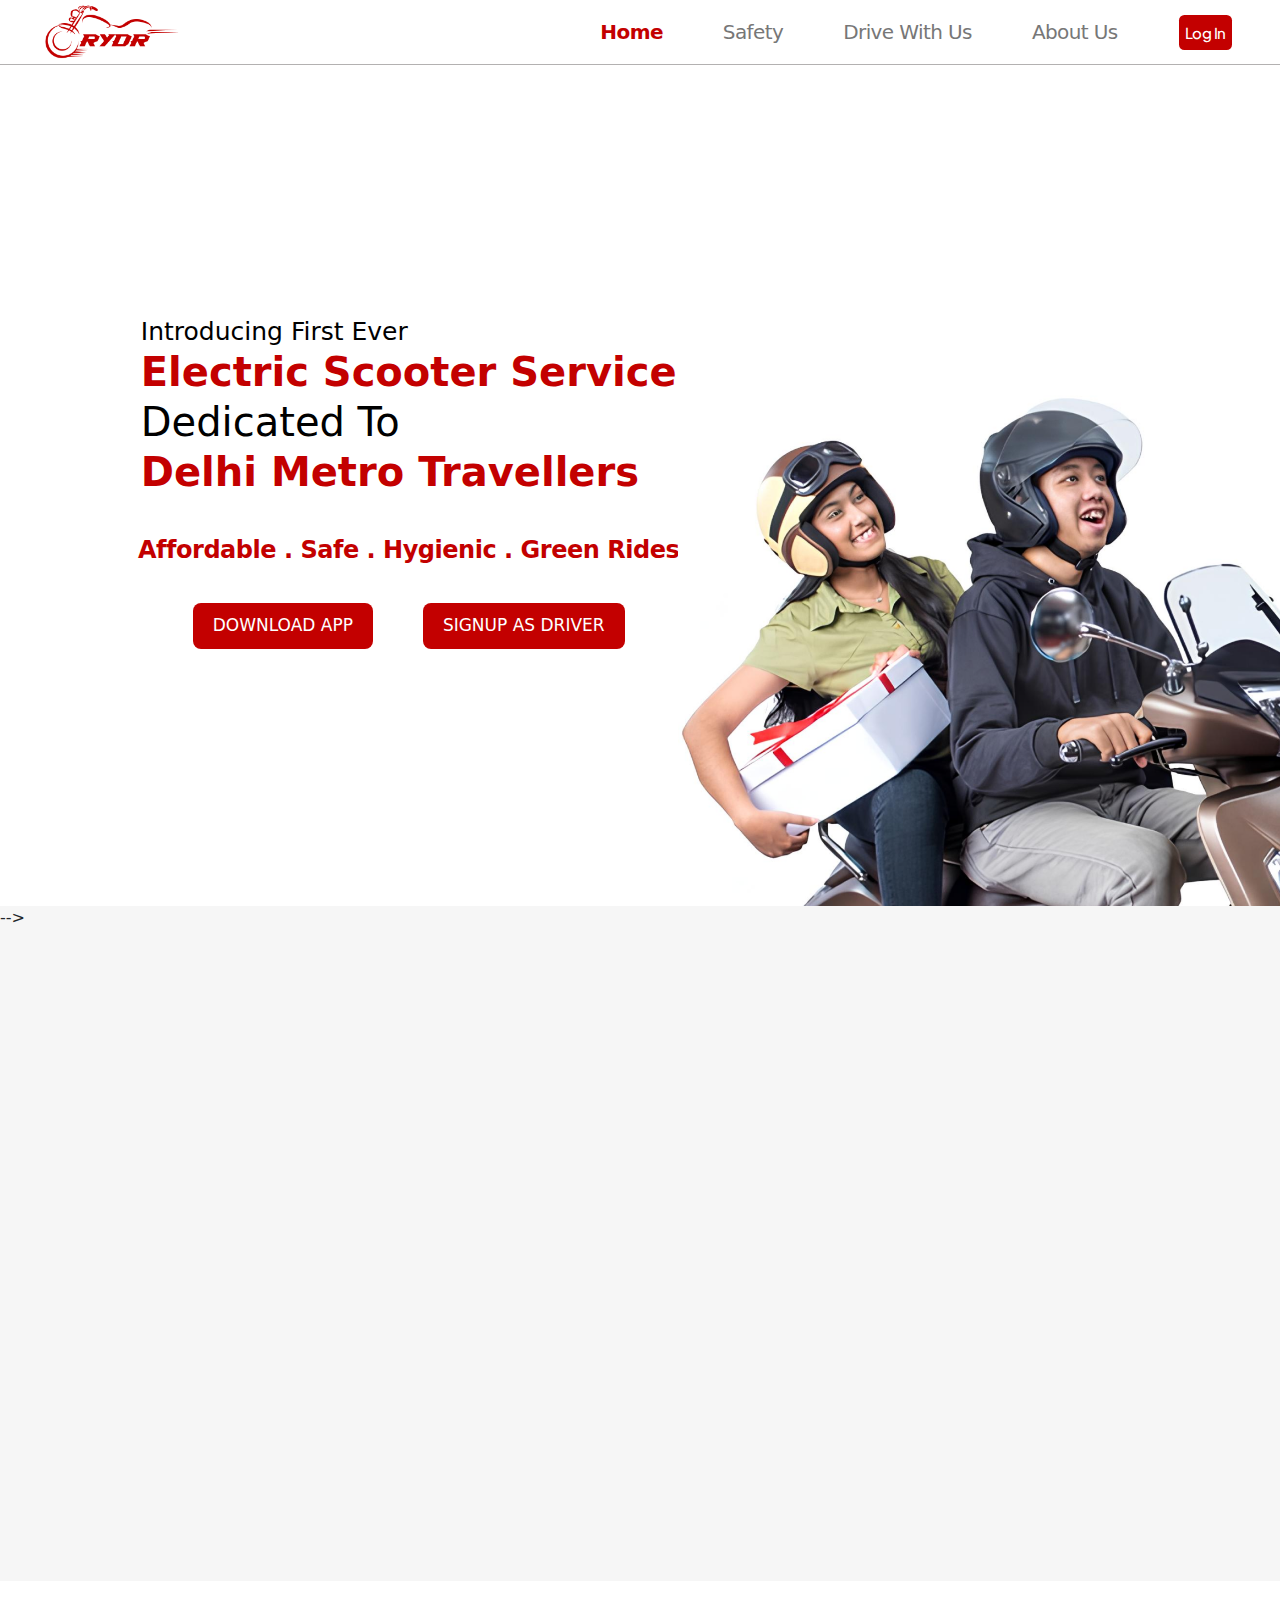
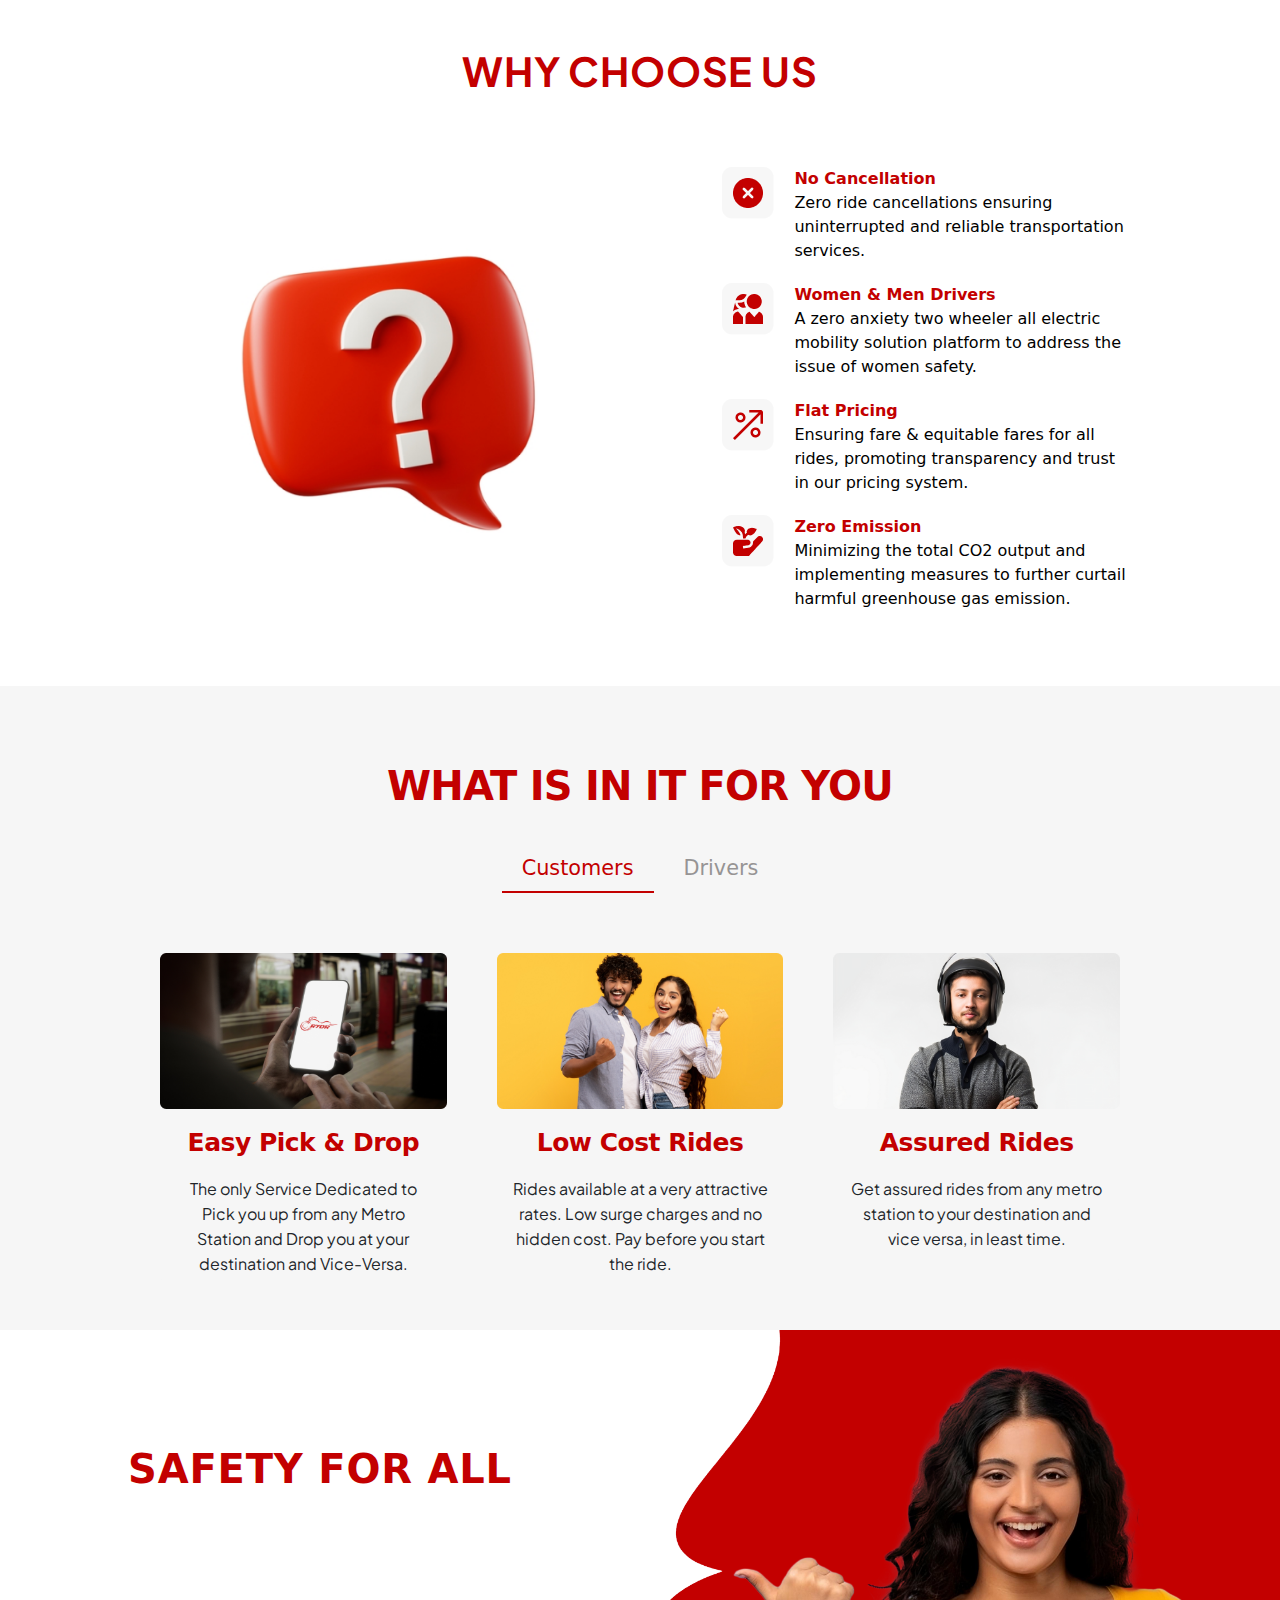
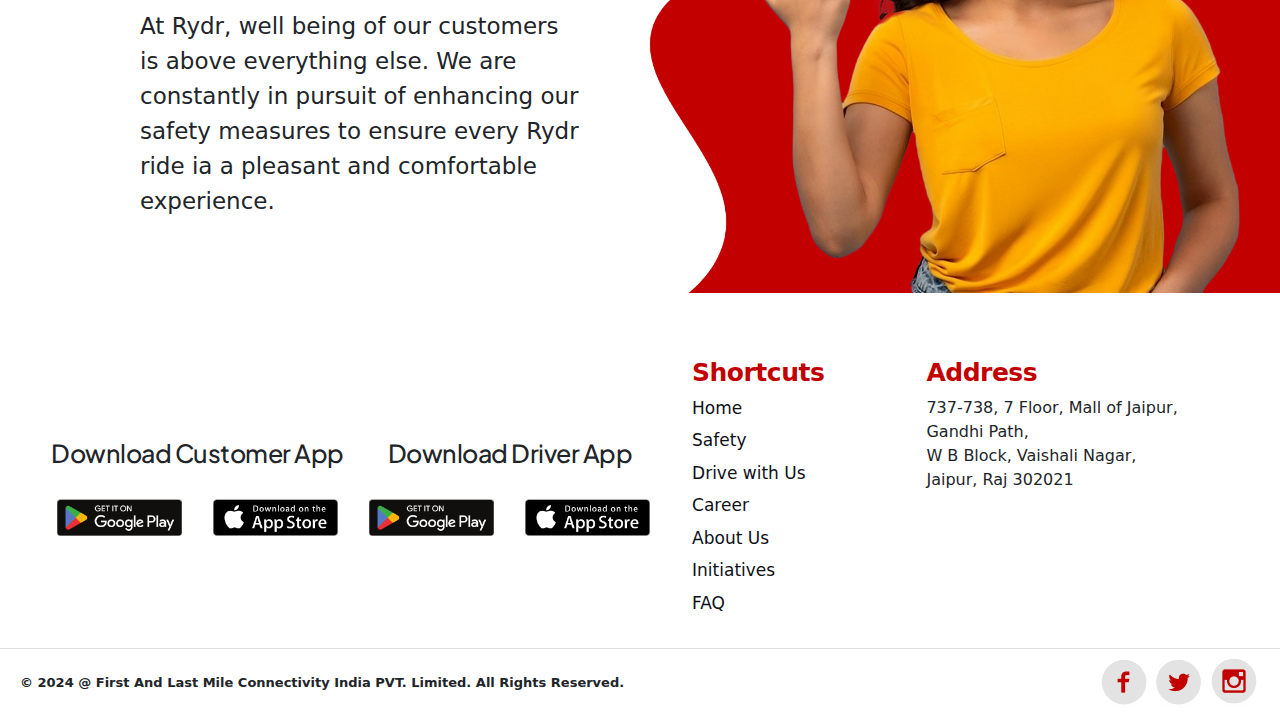
<file: index.html>
<!DOCTYPE html>
<html>

<head>
    <meta charset="utf-8" />
    <meta name="viewport" content="width=device-width, initial-scale=1.0">

    <!-- <link rel="stylesheet" href="./global.css" /> -->


    <link rel="stylesheet"
        href="https://fonts.googleapis.com/css2?family=Plus Jakarta Sans:wght@400;500;600;700;800&display=swap" />
    <link rel="stylesheet" href="Styles/header.css">
    <link rel="stylesheet" href="Styles/classy-nav.css">

    <link rel="stylesheet" href="Styles/style.css">
    <link rel="stylesheet" href="assets/css/bootstrap.min.css">

    <!-- RESPONSIVE CSS  -->
    <link rel="stylesheet" href="animation.css">
    <link rel="stylesheet" href="Styles/Responsive/XL.css">
    <link rel="stylesheet" href="Styles/Responsive/L.css">
    <link rel="stylesheet" href="Styles/Responsive/M.css">
    <link rel="stylesheet" href="Styles/Responsive/S.css">

    <script src="JS/jquery.min.js"></script>
</head>

<style>
    /* @media (max-width: 970px) {
        .home-parent {
            gap: 10px;
            flex-direction: column !important;
            align-items: baseline;
            padding: 20px;
        }
    } */
</style>

<body>
    <!-- <div id="preloader">
        <div class="wrapper">
            <div class="cssload-loader"></div>
        </div>
    </div> -->

    <div>
        <section>

            <!-- <div class="">
                <div class="nav-bar-top ">

                    <div class="logo-section">
                        <a href="index.html"> <img class="rider-logo-1-icon" alt="" src="Images/new-logo.png" /></a>
                    </div>



                    <div>
                        <button id="menu-button" class="menu-icon" alt="" title="Burger Menu">☰</button>
                    </div>


                    <div id="nav-links" class="group-parent2">
                        <div class="home-parent navigation">
                            <a href="">Home</a>
                            <a href="">Safety</a>
                            <a href="">Drive With Us</a>
                            <a href="">About us</a>
                            <a href="">Our Initiatives</a>
                        </div>
                        <div>|</div>
                        <div class="log-in">Log In</div>
                    </div>

                </div>
            </div> -->

            <header class="header-area">
                <div class="main-header-area">
                    <div class="classy-nav-container breakpoint-off">
                        <nav class="classy-navbar justify-content-between" id="uzaNav">
                            <a class="nav-brand" href="index.html"><img src="Images/new-logo.png" alt="Ryder Logo"></a>
                            <div class="classy-navbar-toggler">
                                <span class="navbarToggler"><span></span><span></span><span></span></span>
                            </div>

                            <div class="classy-menu">

                                <div class="classycloseIcon">
                                    <div class="cross-wrap"><span class="top"></span><span class="bottom"></span></div>
                                </div>

                                <div class="classynav">
                                    <div>
                                        <ul id="nav" class="home-parent">
                                            <li class=" current-item text-decoration-none nav-items"><a
                                                    href="./index.html">Home</a>
                                            </li>
                                            <li class=" text-decoration-none nav-items"><a href="safety.html">Safety</a>
                                            </li>
                                            <li class="text-decoration-none nav-items"><a
                                                    href="drive_with_us.html">Drive
                                                    with us</a></li>
                                            <li class="text-decoration-none nav-items"><a href="about_us.html">About
                                                    Us</a></li>
                                            <!-- <li class="text-decoration-none nav-items"><a href="initiatives.html">Our
                                                    Initiatives</a></li> -->
                                        </ul>
                                    </div>
                                    <!-- <div>|</div> -->

                                    <div class="login-register-btn mx-3" data-toggle="modal" id="loginButton"
                                        data-target="#customer-login">
                                        <!-- <a href="login.html">
                                            <div class="log-in">Log In</div>
                                        </a> -->
                                    </div>
                                </div>
                            </div>
                        </nav>
                    </div>
                </div>
            </header>



            <main>
                <div class="home-section topSection" id="topSection">
                    <div class=" home-text">
                        <div class="side-text">
                            <span class="line-1">Introducing First Ever</span><br>
                            <span class="line-2">Electric Scooter Service</span><br>
                            <span class="line-3">Dedicated To</span><br>
                            <span class="line-4">Delhi Metro Travellers</span>
                        </div>
                        <div class="home-points">
                            Affordable . Safe . Hygienic . Green Rides
                        </div>
                        <div class="rydr-btn">
                            <div class="btn-1 ">
                                <a
                                    href="https://play.google.com/store/apps/details?id=com.rapido.passenger&hl=en&pli=1">
                                    <button class="btn-sec ">DOWNLOAD APP</button></a>
                            </div>
                            <div class="btn-1" id="signup-driver">
                                <a href="login.html"> <button class="btn-sec">SignUp as Driver</button></a>
                            </div>

                        </div>
                    </div>
                    <div class="title-img">
                        <img src="Images/new_home.png" alt="">
                    </div>
                </div>

                <div id="rydr-brand">RYDR</div>
                <div id="slogan" class="slogan">Seamless Last Mile Rides for Delhi Metro Commuters</div> -->


                <section class="d-flex justify-content-center align-items-center nextSection" id="nextSection1">
                    <!-- <section class="d-flex justify-content-center align-items-center"> -->
                    <div class=" moto-section d-flex justify-content-center align-items-center flex-column ">

                        <div>
                            <h1 class="sub-heading">Our Moto</h1>
                        </div>

                        <div class="motos ">
                            <div class="  moto-part">
                                <div class="d-flex">
                                    <img class="moto-img" src="Images/Reducing.png" alt="">
                                    <!-- <img class="curve" src="Images/curve_2.png" alt=""> -->
                                    <img class="curve-1" src="Images/vector_curve.png" alt="">
                                </div>
                                <div class="mt-3 moto-head">
                                    <h2 class="under-sub-heading">Reducing Emissions</h2>
                                </div>
                                <div class="moto-content">
                                    <p>It's important that we take action to reduce the impact of pollution in the city
                                        we
                                        love. Rydr's mission is to improve the quality of air we breathe as we ride. You
                                        can
                                        contribute in reducing carbon emission by booking a ride with us.</p>
                                </div>
                                <div>
                                    <!-- <button class="know-more">Know More</button> -->
                                </div>
                            </div>

                            <div class=" moto-part">
                                <div class="d-flex">
                                    <img class="moto-img" src="Images/empowered.png" alt="">
                                    <!-- <img class="curve-2" src="Images/curve_2.png" alt=""> -->
                                    <img class="curve-2" src="Images/vector_curve.png" alt="">
                                </div>
                                <div class="mt-3 moto-head">
                                    <h2 class="under-sub-heading">Empowered Women & Men</h2>
                                </div>
                                <div class="moto-content">
                                    <p>Rydr is more than just a ride-sharing platform. It’s a movement dedicated to
                                        providing safe, reliable and empowering transportation for women. Our 100%
                                        electric
                                        vehicles fleet, driven by women for women and by men for all, ensures a secure,
                                        comfortable and green journey every time.</p>
                                </div>
                                <div>
                                    <!-- <button class="know-more">Know More</button> -->
                                </div>
                            </div>

                            <div class=" moto-part">
                                <div><img class="moto-img" src="Images/creating.png" alt=""></div>
                                <div class="mt-3 moto-head">
                                    <h2 class="under-sub-heading">Creating Green Jobs</h2>
                                </div>
                                <div class="moto-content">
                                    <p>Empowering men and women who form part of a large workforce to become
                                        self-dependent
                                        by rendering green ride-sharing services.</p>
                                </div>
                                <div>
                                    <!-- <button class="know-more">Know More</button> -->
                                </div>
                            </div>
                        </div>

                    </div>
                </section>

                <!-- <section class="card-deck-section">
                    <div class="card-deck">
                        <div class="card d-flex justify-content-center align-items-center">
                            <div><img class="moto-img" src="Images/creating.png" alt=""></div>
                            <div class="card-body  d-flex justify-content-center align-items-center flex-column ">
                                <h2 class="under-sub-heading">Reducing Emissions</h2>
                                <p class="card-text text-center">This is a longer card with supporting text below as a
                                    natural
                                    lead-in to additional content. This content is a little bit longer.</p>
                                <div>
                                    <button class="know-more">Know More</button>
                                </div>
                            </div>
                        </div>
                        <div class="card d-flex justify-content-center align-items-center">
                            <div><img class="moto-img" src="Images/creating.png" alt=""></div>
                            <div class="card-body  d-flex justify-content-center align-items-center flex-column">
                                <h2 class="under-sub-heading">Empowered Women & Men</h2>
                                <p class="card-text text-center">
                                    Rydr is more than just a ride-sharing platform. It’s a movement dedicated to
                                    providing safe, reliable and empowering transportation for women. Our 100%
                                    electric
                                    vehicles fleet, driven by women for women and by men for all, ensures a secure,
                                    comfortable and green journey every time
                                </p>
                                <div>
                                    <button class="know-more">Know More</button>
                                </div>
                            </div>
                        </div>
                        <div class="card  d-flex justify-content-center align-items-center">
                            <div><img class="moto-img" src="Images/creating.png" alt=""></div>
                            <div class="card-body  d-flex justify-content-center align-items-center flex-column">
                                <h2 class="under-sub-heading">Creating Green Jobs</h2>

                                <p class="text-center">Empowering men and women who form part of a large workforce to
                                    become
                                    self-dependent
                                    by rendering green ride-sharing services.</p>
                                <div>
                                    <button class="know-more">Know More</button>
                                </div>
                            </div>
                        </div>
                    </div>
                </section> -->

                <section class="why-choose-section section-margin">

                    <div>
                        <h2 class="why-choose-heading ">WHY CHOOSE US</h2>
                    </div>

                    <div class=" why-choose-content">
                        <div class="">
                            <img class="why-img " src="Images/why-choose.png" alt="">
                        </div>

                        <div class=" why-choose-div">
                            <div class="points">
                                <div>
                                    <img src="Images/Choose_1.png" alt="">
                                </div>
                                <div class=" points-desc">
                                    <p><strong>No Cancellation</strong></p>
                                    <p>Zero ride cancellations ensuring uninterrupted and reliable transportation
                                        services.
                                    </p>
                                </div>
                            </div>

                            <div class="points">
                                <div>
                                    <img src="Images/Choose_2.png" alt="">

                                </div>
                                <div class="points-desc">
                                    <p><strong>Women & Men Drivers </strong></p>
                                    <p>A zero anxiety two wheeler all electric mobility solution platform to address
                                        the issue of women safety.
                                    </p>
                                </div>
                            </div>

                            <div class="points">
                                <div>
                                    <img src="Images/Choose_3.png" alt="">
                                </div>
                                <div class=" points-desc">
                                    <p><strong>Flat Pricing </strong></p>
                                    <p>Ensuring fare & equitable fares for all rides, promoting transparency and trust
                                        in our pricing system.
                                </div>
                            </div>

                            <div class="points">
                                <div>
                                    <img src="Images/choose_4.png" alt="">
                                </div>
                                <div class=" points-desc">
                                    <p><strong>Zero Emission</strong></p>
                                    <p>Minimizing the total CO2 output and implementing measures to further curtail
                                        harmful greenhouse gas emission.
                                </div>
                            </div>

                        </div>
                    </div>

                </section>

                <section class="">
                    <div class="  d-flex justify-content-center align-items-center flex-column">

                        <h2 class="sub-heading whats">WHAT IS IN IT FOR YOU</h2>

                        <div class="d-flex justify-content-center align-item-center selection">
                            <div id="customers-button" class="selection">
                                <h4>Customers</h4>
                            </div>
                            <div id="drivers-button" class="selection">
                                <h4>Drivers</h4>
                            </div>
                        </div>
                        <div class="selection-part">
                            <div id="cust-part" class="cust-part w-75">
                                <div class="card-group">

                                    <div class="card d-flex justify-content-center align-items-center flex-column">
                                        <img class="card-img-top" src="Images/Easy-pick.png" alt="Card image cap">
                                        <div
                                            class="card-body d-flex justify-content-start align-items-center flex-column">
                                            <h5 class="card-title">Easy Pick & Drop</h5>
                                            <p class="card-text">The only Service Dedicated to Pick you up from any
                                                Metro Station and Drop you at your
                                                destination and Vice-Versa.</p>
                                        </div>
                                    </div>
                                    <div class="card d-flex justify-content-center align-items-center flex-column">
                                        <img class="card-img-top" src="Images/low-cost.png" alt="Card image cap">
                                        <div
                                            class="card-body d-flex justify-content-start align-items-center flex-column">
                                            <h5 class="card-title">Low Cost Rides</h5>
                                            <p class="card-text">Rides available at a very attractive rates. Low surge
                                                charges and no hidden cost. Pay before you start the ride.</p>
                                        </div>
                                    </div>
                                    <div class="card d-flex justify-content-center align-items-center flex-column">
                                        <img class="card-img-top" src="Images/assured.png" alt="Card image cap">
                                        <div
                                            class="card-body d-flex justify-content-start align-items-center flex-column">
                                            <h5 class="card-title">Assured Rides</h5>
                                            <p class="card-text">Get assured rides from any metro station to your
                                                destination and vice versa, in least time.</p>
                                        </div>
                                    </div>
                                </div>
                            </div>

                            <div id="driver-part" class="driver-part w-75">
                                <div class="card-group">
                                    <div class="card d-flex justify-content-center align-items-center flex-column">
                                        <img class="card-img-top" src="Images/Easy-pick.png" alt="Card image cap">
                                        <div class="card-body d-flex justify-content-start  flex-column">
                                            <h5 class="card-title">FlexDrive & MaxProfit</h5>
                                            <p class="card-text">Make money on your
                                                chosen schedule with
                                                rides or deliveries or
                                                both. You can use your
                                                own vehicle or choose a
                                                rental through Rydr.</p>
                                        </div>
                                    </div>
                                    <div class="card d-flex justify-content-center align-items-center flex-column">
                                        <img class="card-img-top" src="Images/low-cost.png" alt="Card image cap">
                                        <div class="card-body d-flex justify-content-start flex-column">
                                            <h5 class="card-title">Fast and On Time Payments</h5>
                                            <p class="card-text">Get Weekly Payments
                                                directly in your bank
                                                accounts.</p>
                                        </div>
                                    </div>
                                    <div class="card d-flex justify-content-center align-items-center flex-column">
                                        <img class="card-img-top" src="Images/assured.png" alt="Card image cap">
                                        <div class="card-body d-flex justify-content-start  flex-column">
                                            <h5 class="card-title">24/7 Support Available</h5>
                                            <p class="card-text">You can reach us
                                                anytime for any
                                                support necessary.</p>
                                        </div>
                                    </div>
                                    <div class="card d-flex justify-content-center align-items-center flex-column">
                                        <img class="card-img-top" src="Images/assured.png" alt="Card image cap">
                                        <div class="card-body d-flex justify-content-start  flex-column">
                                            <h5 class="card-title">Insured Rides And Coverage</h5>
                                            <p class="card-text">All rides are insured.
                                                Accidental coverage
                                                and medical benefits
                                                covered up to Rs ___
                                                Lakh for Driver &
                                                family.</p>
                                        </div>
                                    </div>
                                </div>
                            </div>
                        </div>
                    </div>
                </section>

                <section>

                    <div class="safety-section ">
                        <div class="safety-content  col-lg-6 col-md-6 ">

                            <h2 class="sub-heading mt-3">SAFETY FOR ALL</h2>

                            <p class="safety-text">At Rydr, well being of our customers is above

                                everything else. We are constantly in pursuit of

                                enhancing our safety measures to ensure every
                                Rydr

                                ride ia a pleasant and comfortable experience.</p>

                        </div>


                        <div class="safety-img col-lg-6 col-md-6 ">
                            <img src="Images/Safety.png" alt="">
                        </div>



                    </div>
                </section>




            </main>
        </section>

        <footer class="">
            <div class="">
                <div class="footer-section">

                    <div class="col-lg-6 col-md-6 col-12 d-flex flex-row justify-content-around footer-apps">
                        <div class="download-app">
                            <p>Download Customer App</p>
                            <div class="app-links">
                                <a href="playstore-link"><img src="Images/Google_Play_Store_badge_EN.svg.png"
                                        alt="Play Store"></a>
                                <a href="applestore-link"><img src="Images/App_Store_Badge.svg (2).png"
                                        alt="Apple Store"></a>
                            </div>
                        </div>
                        <div class="download-app">
                            <p>Download Driver App</p>
                            <div class="app-links">
                                <a href="playstore-link"><img src="Images/Google_Play_Store_badge_EN.svg.png"
                                        alt="Play Store"></a>
                                <a href="applestore-link"><img src="Images/App_Store_Badge.svg (2).png"
                                        alt="Apple Store"></a>
                            </div>
                        </div>

                    </div>


                    <div class="col-lg-2 col-md-2 col-6 shortcuts">
                        <h5 class="footer-heading">Shortcuts</h5>
                        <div class="list-unstyled">
                            <li><a class="direct-links" href="index.html">Home</a></li>
                            <li><a class="direct-links" href="safety.html">Safety</a></li>
                            <li><a class="direct-links" href="drive_with_us.html">Drive with Us</a></li>
                            <li><a class="direct-links" href="about_us.html">Career</a></li>
                            <li><a class="direct-links" href="about_us.html">About Us</a></li>
                            <li><a class="direct-links" href="initiatives.html">Initiatives</a></li>
                            <li><a class="direct-links" href="faq.html">FAQ</a></li>
                        </div>
                    </div>
                    <div class="col-lg-3 col-md-3 add-sec col-6">
                        <h5 class="footer-heading">Address</h5>

                        <div class="add-div">
                            737-738, 7 Floor, Mall of Jaipur, Gandhi Path,
                            <br> W B Block, Vaishali Nagar,
                            <br> Jaipur, Raj 302021

                            </p>
                        </div>


                    </div>



                </div>
                <div class="footer-bottom ">

                    <div class="">
                        <p class="fw-bold">© 2024 @ First And Last Mile Connectivity India PVT. Limited. All Rights
                            Reserved.</p>
                    </div>

                    <div class="social-links mt-2 mb-2">
                        <a href="facebook-link"><img class="socialImg" src="Images/Facebook.png" alt=""></a>
                        <a href="twitter-link"><img class="socialImg" src="Images/Twitter.png" alt=""></a>
                        <a href="instagram-link"><img class="socialImg" src="Images/Instagram.png" alt=""></a>
                    </div>
                </div>
            </div>
        </footer>


    </div>


    <script src="JS/ProfileButton.js"></script>

    <script>

        var token = localStorage.getItem('accessToken')
        var cityName = localStorage.getItem('cityName')
        var vehicle = localStorage.getItem('vehicleType')
        let htmlPage = ''
        var signUpbuttonName = ''

        console.log(token)


        if (token && token.length > 0 && cityName && cityName.length > 0 && vehicle && vehicle.length > 0) {
            // window.location.href = 'oldRegistration.html'
            htmlPage = 'oldRegistration.html'
        }
        else if (token && token.length > 0 && !cityName) {
            // window.location.href = 'SelectCities.html'
            htmlPage = 'SelectCities.html'
        }
        else if (token && token.length > 0 && !vehicle) {
            // window.location.href = 'SelectVehicle.html'
            htmlPage = 'SelectVehicle.html'
        }
        else if (!token) {
            // window.location.href = 'login.html'
            htmlPage = 'login.html'
        }


        if (token) {
            signUpbuttonName = `<a href="${htmlPage}"><button class="btn-sec" id="signup-driver">
                                 SIGNUP AS DRIVER</button></a>`
        }
        else {
            signUpbuttonName = `<a href="login.html"><button class="btn-sec" id="signup-driver">
                                 SIGNUP AS DRIVER</button></a>`
        }

        document.getElementById('signup-driver').innerHTML = signUpbuttonName
    </script>


    <script src="animation.js"></script>
    <script src="assets/js/bootstrap.min.js"></script>
    <script src="JS/contact-form.js"></script>
    <script src="JS/popper.min.js"></script>
    <script src="JS/uza.bundle.js"></script>
    <script src="JS/active.js"></script>


    <!-- <script src="js/testimonial.js"></script> -->

    <script async src="https://www.googletagmanager.com/gtag/js?id=UA-23581568-13"></script>
    <script src="JS/CustAndDriver.js"></script>

    <!-- <script>
        window.addEventListener('DOMContentLoaded', function () {
            var token = localStorage.getItem('accessToken')
            var cityName = localStorage.getItem('cityName')
            var vehicle = localStorage.getItem('vehicleType')
            let htmlPage = ''
            var buttonName = ''
            if (token && token.length > 0 && cityName && cityName.length > 0 && vehicle && vehicle.length > 0) {
                // window.location.href = 'oldRegistration.html'
                htmlPage = 'oldRegistration.html'
            }
            else if (token && token.length > 0 && !cityName) {
                // window.location.href = 'SelectCities.html'
                htmlPage = 'SelectCities.html'
            }
            else if (token && token.length > 0 && !vehicle) {
                // window.location.href = 'SelectVehicle.html'
                htmlPage = 'SelectVehicle.html'
            }
            else if (!token) {
                // window.location.href = 'login.html'
                htmlPage = 'login.html'
            }
            if (token) {
                buttonName = `<a href="${htmlPage}">
                                    <div class="log-in">Continue</div>
                                </a>`

            } else {
                buttonName = `<a href="login.html">
                                    <div class="log-in">Log In</div>
                                </a>`
            }
            document.getElementById('loginButton').innerHTML = buttonName
        })
    </script> -->

</body>

</html>
</file>
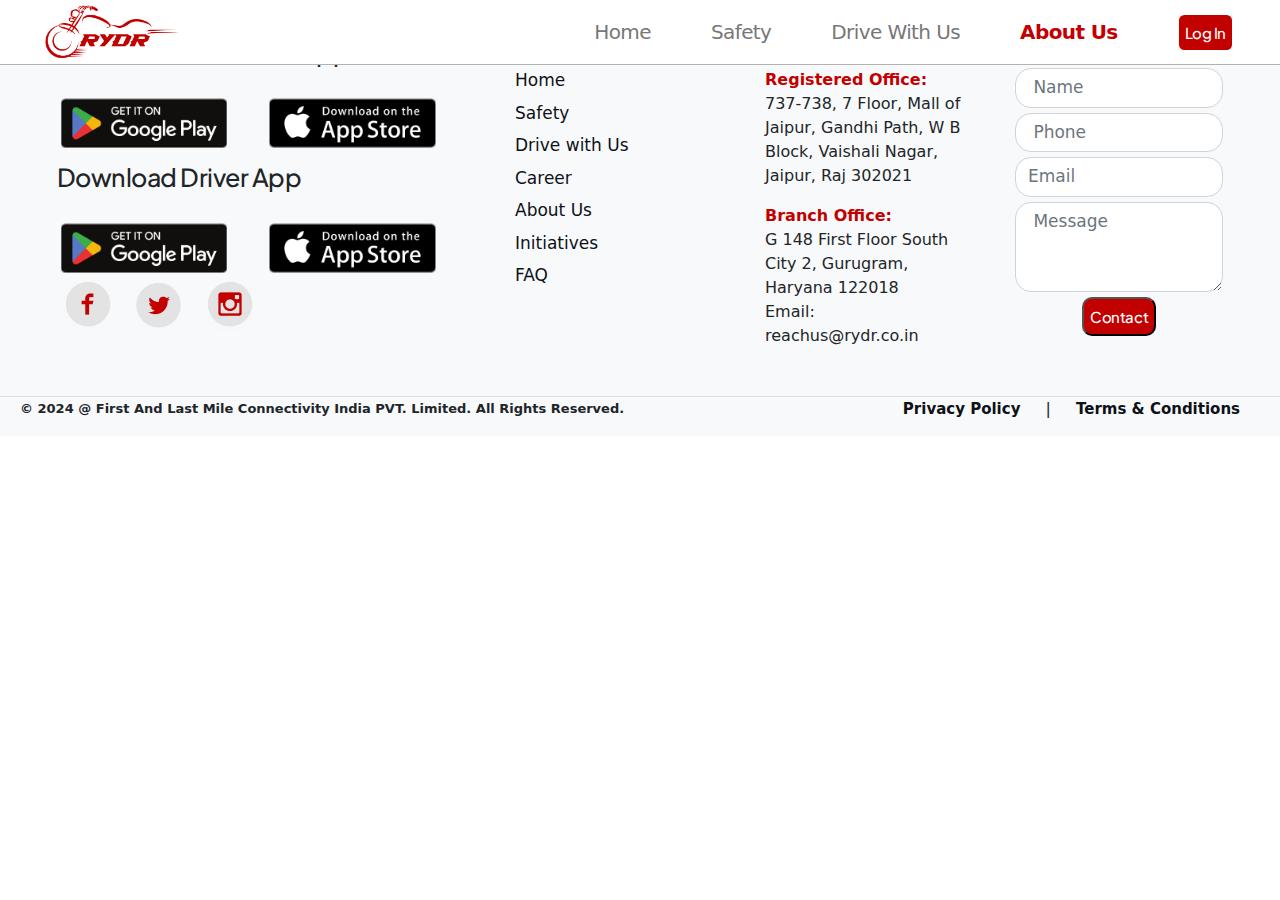
<file: about_us.html>
<!DOCTYPE html>
<html>

<head>
    <meta charset="utf-8" />
    <meta name="viewport" content="initial-scale=1, width=device-width" />

    <!-- <link rel="stylesheet" href="./global.css" /> -->


    <link rel="stylesheet"
        href="https://fonts.googleapis.com/css2?family=Plus Jakarta Sans:wght@400;500;600;700;800&display=swap" />
    <link rel="stylesheet" href="Styles/header.css">
    <link rel="stylesheet" href="Styles/classy-nav.css">

    <link rel="stylesheet" href="Styles/style.css">
    <link rel="stylesheet" href="assets/css/bootstrap.min.css">

    <!-- RESPONSIVE CSS  -->

    <link rel="stylesheet" href="Styles/Responsive/XL.css">
    <link rel="stylesheet" href="Styles/Responsive/L.css">
    <link rel="stylesheet" href="Styles/Responsive/M.css">
    <link rel="stylesheet" href="Styles/Responsive/S.css">

    <script src="JS/jquery.min.js"></script>
</head>

<body>

    <section>
        <header class="header-area">
            <div class="main-header-area">
                <div class="classy-nav-container breakpoint-off">
                    <nav class="classy-navbar justify-content-between" id="uzaNav">
                        <a class="nav-brand" href="index.html"><img src="Images/new-logo.png" alt="Ryder Logo"></a>
                        <div class="classy-navbar-toggler">
                            <span class="navbarToggler"><span></span><span></span><span></span></span>
                        </div>

                        <div class="classy-menu">

                            <div class="classycloseIcon">
                                <div class="cross-wrap"><span class="top"></span><span class="bottom"></span></div>
                            </div>

                            <div class="classynav">
                                <div>
                                    <ul id="nav" class="home-parent">
                                        <li class=" text-decoration-none nav-items"><a href="./index.html">Home</a></li>
                                        <li class=" text-decoration-none nav-items"><a href="safety.html">Safety</a>
                                        </li>
                                        <li class="text-decoration-none nav-items"><a href="drive_with_us.html">Drive
                                                with us</a></li>
                                        <li class=" current-item text-decoration-none nav-items"><a
                                                href="about_us.html">About
                                                Us</a></li>
                                        <!-- <li class="text-decoration-none nav-items"><a href="initiatives.html">Our
                                                Initiatives</a></li> -->
                                    </ul>
                                </div>

                                <!-- <div>|</div> -->

                                <div class="login-register-btn mx-3" data-toggle="modal" id="loginButton"
                                    data-target="#customer-login">
                                    <!-- <a href="login.html">
                                            <div class="log-in">Log In</div>
                                        </a> -->
                                </div>
                            </div>
                        </div>
                    </nav>
                </div>
            </div>
        </header>
    </section>


    <footer class="footer">
        <div class="">
            <div class=" footer-section">

                <div class="col-lg-4 col-md-4 col-6 d-flex flex-column  footer-apps">
                    <div class="download-app about_dow_app">
                        <p>Download Customer App</p>
                        <div class="app-links about_app_link">
                            <a href="playstore-link"><img src="Images/Google_Play_Store_badge_EN.svg.png"
                                    alt="Play Store"></a>
                            <a href="applestore-link"><img src="Images/App_Store_Badge.svg (2).png"
                                    alt="Apple Store"></a>
                        </div>
                    </div>
                    <div class="download-app about_dow_app">
                        <p>Download Driver App</p>
                        <div class="app-links about_app_link">
                            <a href="playstore-link"><img src="Images/Google_Play_Store_badge_EN.svg.png"
                                    alt="Play Store"></a>
                            <a href="applestore-link"><img src="Images/App_Store_Badge.svg (2).png"
                                    alt="Apple Store"></a>
                        </div>
                    </div>
                    <div class="social-links about-social-link">
                        <a href="facebook-link"><img class="socialImg" src="Images/Facebook.png" alt=""></a>
                        <a href="twitter-link"><img class="socialImg" src="Images/Twitter.png" alt=""></a>
                        <a href="instagram-link"><img class="socialImg" src="Images/Instagram.png" alt=""></a>
                    </div>
                </div>


                <div class="col-lg-2 col-md-2 col-6  ">
                    <h5 class="footer-heading">Shortcuts</h5>
                    <div class="list-unstyled">
                        <li><a class="direct-links" href="index.html">Home</a></li>
                        <li><a class="direct-links" href="safety.html">Safety</a></li>
                        <li><a class="direct-links" href="drive_with_us.html">Drive with Us</a></li>
                        <li><a class="direct-links" href="about_us.html">Career</a></li>
                        <li><a class="direct-links" href="about_us.html">About Us</a></li>
                        <li><a class="direct-links" href="initiatives.html">Initiatives</a></li>
                        <li><a class="direct-links" href="faq.html">FAQ</a></li>
                    </div>
                </div>


                <div class="col-lg-2 col-md-2 add-sec col-6">
                    <h5 class="footer-heading">Address</h5>

                    <div class="add-div">
                        <p><strong class="add">Registered Office:</strong><br>
                            737-738, 7 Floor, Mall of Jaipur, Gandhi Path, W B Block, Vaishali Nagar,
                            Jaipur, Raj 302021

                        </p>
                    </div>
                    <div class="add-div">
                        <p><strong class="add">Branch Office:</strong><br>
                            G 148 First Floor South City 2, Gurugram, Haryana 122018 <br>
                            Email: reachus@rydr.co.in</p>
                    </div>

                </div>


                <div class="col-lg-2 col-md-2 col-6 d-flex  flex-column align-item-center contact-sec">
                    <div>
                        <h5 class="footer-heading">Contact Us</h5>
                    </div>
                    <div>
                        <form class="contact-form contact-div">
                            <div>
                                <input type="text" class="form-control" placeholder=" Name" id="connect-name" required>
                                <input type="number" class="form-control" placeholder=" Phone" required name=""
                                    id="connect-phone">
                                <input type="email" class="form-control" placeholder="Email" id="connect-email"
                                    required>
                                <textarea class="form-control" rows="3" placeholder=" Message" id="connect-message"
                                    required></textarea>
                            </div>
                            <div>
                                <button type="submit" class="log-in contact-btn" id="contact-submit">Contact</button>
                            </div>
                        </form>
                    </div>
                </div>
            </div>
            <div class="footer-bottom ">

                <div class="">
                    <p class="fw-bold">© 2024 @ First And Last Mile Connectivity India PVT. Limited. All Rights
                        Reserved.</p>
                </div>

                <div class="  footer-end">
                    <a class="fw-bold" href="privacy_policy.html">Privacy Policy</a>
                    <span> | </span>
                    <a class="fw-bold" href="terms&conditions.html">Terms & Conditions</a>
                </div>
            </div>
        </div>
    </footer>


    </div>



    <script src="assets/js/bootstrap.min.js"></script>
    <script src="JS/ProfileButton.js"></script>
    <script src="JS/contact-form.js"></script>
    <script src="JS/popper.min.js"></script>


    <script src="JS/uza.bundle.js"></script>

    <script src="JS/active.js"></script>


    <!-- <script src="js/testimonial.js"></script> -->

    <script async src="https://www.googletagmanager.com/gtag/js?id=UA-23581568-13"></script>
    <script src="JS/CustAndDriver.js"></script>
</body>

</html>
</file>
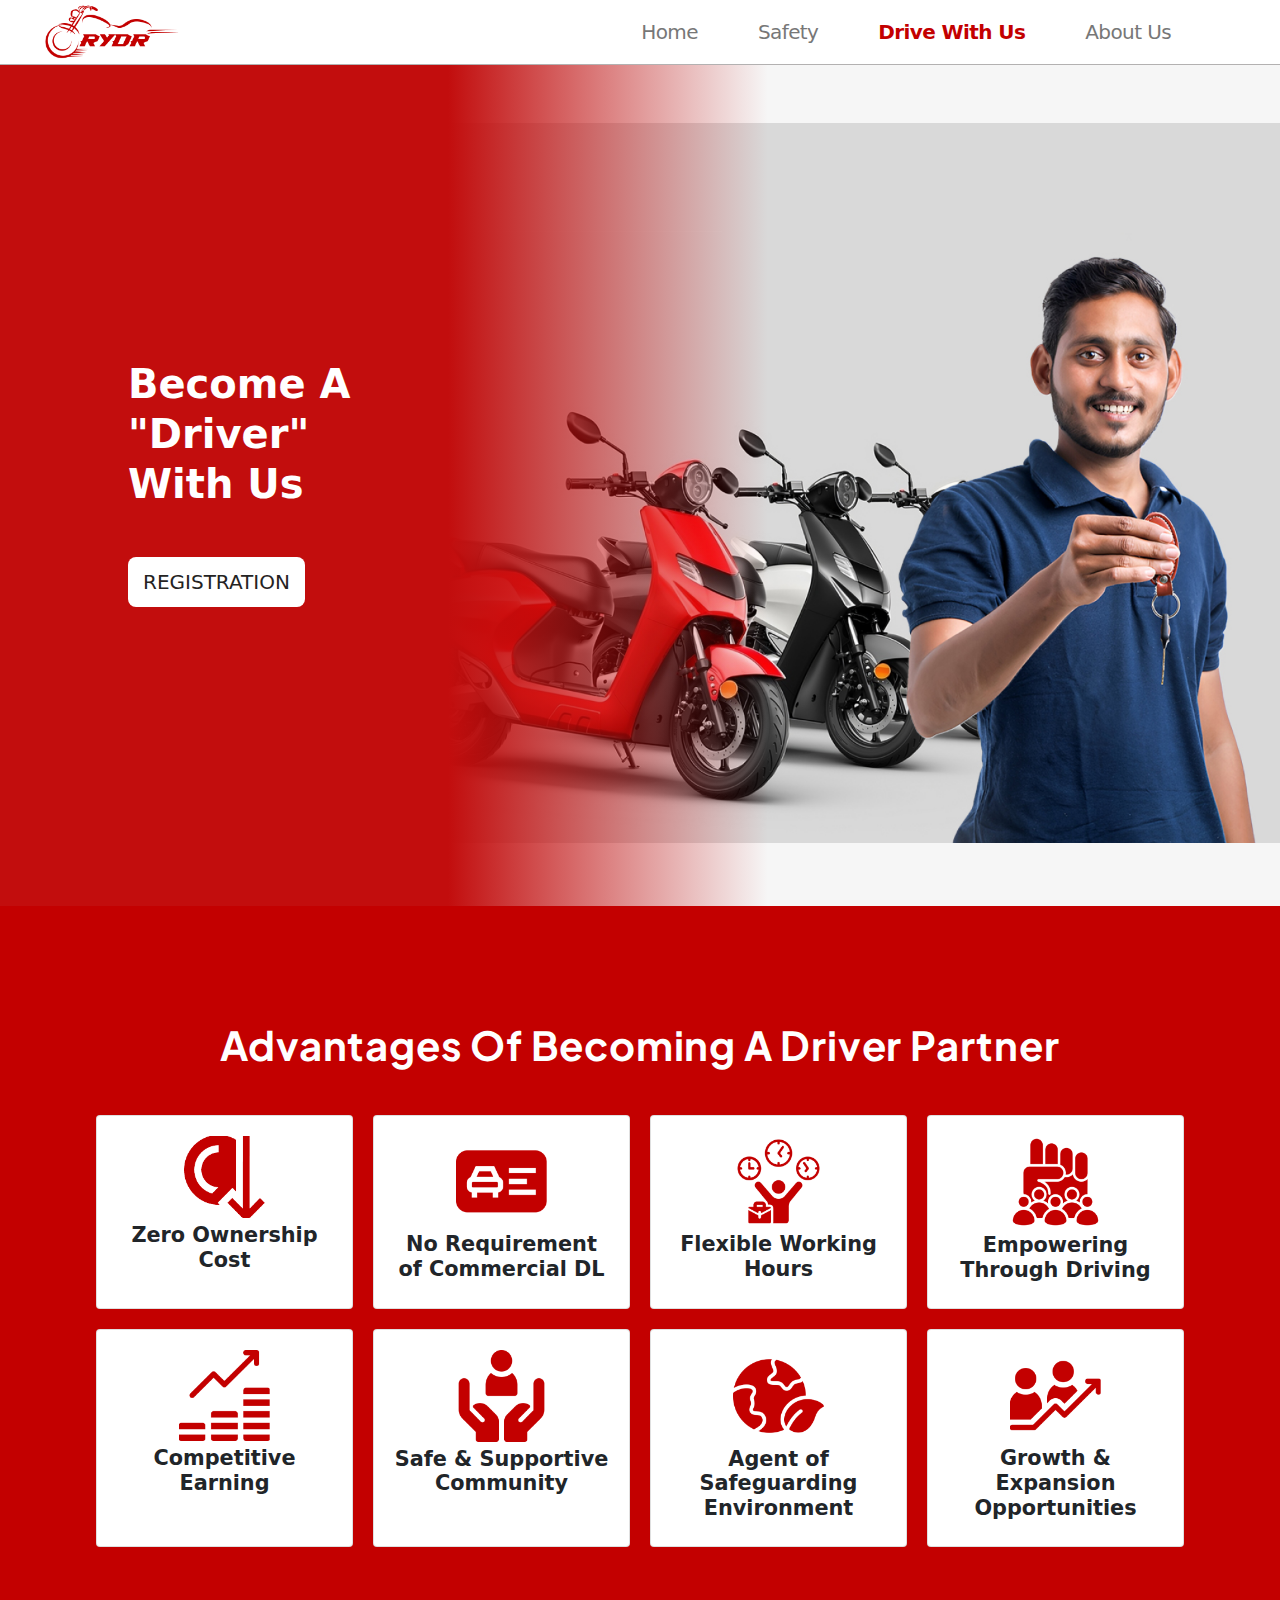
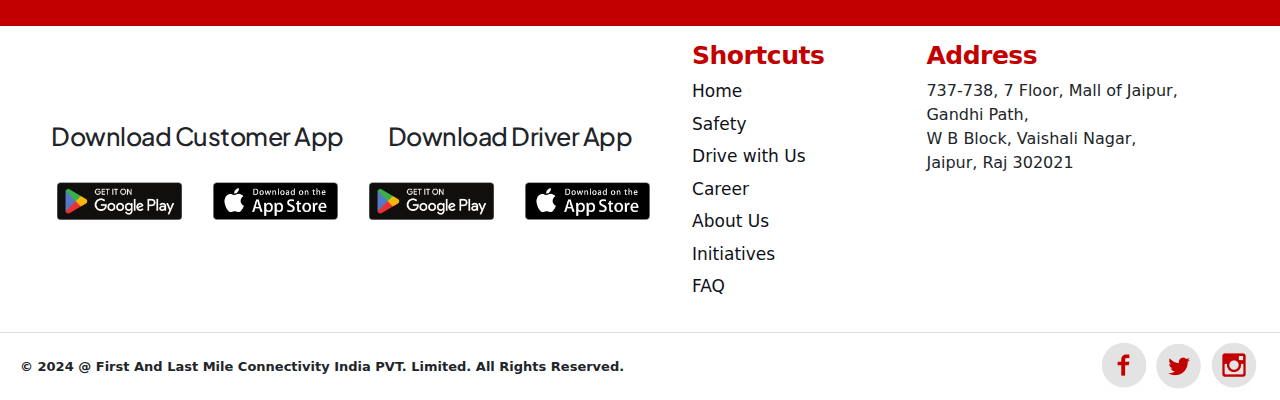
<file: drive_with_us.html>
<!DOCTYPE html>
<html>

<head>
    <meta charset="utf-8" />
    <meta name="viewport" content="initial-scale=1, width=device-width" />

    <!-- <link rel="stylesheet" href="./global.css" /> -->


    <link rel="stylesheet"
        href="https://fonts.googleapis.com/css2?family=Plus Jakarta Sans:wght@400;500;600;700;800&display=swap" />
    <link rel="stylesheet" href="Styles/header.css">
    <link rel="stylesheet" href="Styles/classy-nav.css">

    <link rel="stylesheet" href="Styles/style.css">
    <link rel="stylesheet" href="assets/css/bootstrap.min.css">

    <!-- RESPONSIVE CSS  -->

    <link rel="stylesheet" href="Styles/Responsive/XL.css">
    <link rel="stylesheet" href="Styles/Responsive/L.css">
    <link rel="stylesheet" href="Styles/Responsive/M.css">
    <link rel="stylesheet" href="Styles/Responsive/S.css">

    <script src="JS/jquery.min.js"></script>
</head>

<body>

    <section>
        <header class="header-area">
            <div class="main-header-area">
                <div class="classy-nav-container breakpoint-off">
                    <nav class="classy-navbar justify-content-between" id="uzaNav">
                        <a class="nav-brand" href="index.html"><img src="Images/new-logo.png" alt="Ryder Logo"></a>
                        <div class="classy-navbar-toggler">
                            <span class="navbarToggler"><span></span><span></span><span></span></span>
                        </div>

                        <div class="classy-menu">

                            <div class="classycloseIcon">
                                <div class="cross-wrap"><span class="top"></span><span class="bottom"></span></div>
                            </div>

                            <div class="classynav">
                                <div>
                                    <ul id="nav" class="home-parent">
                                        <li class=" text-decoration-none nav-items"><a href="./index.html">Home</a></li>
                                        <li class=" text-decoration-none nav-items"><a href="safety.html">Safety</a>
                                        </li>
                                        <li class="text-decoration-none nav-items current-item"><a
                                                href="Drive_with_us.html">Drive
                                                with us</a></li>
                                        <li class="text-decoration-none nav-items"><a href="about_us.html">About
                                                Us</a></li>
                                        <!-- <li class="text-decoration-none nav-items"><a href="initiatives.html">Our
                                                Initiatives</a></li> -->
                                    </ul>
                                </div>

                                <!-- <div>|</div> -->

                                <div class="login-register-btn mx-3" data-toggle="modal" id="loginButton"
                                    data-target="#customer-login">
                                    <!-- <a href="login.html">
                                        <div class="log-in">Log In</div>
                                    </a> -->
                                </div>
                            </div>
                        </div>
                    </nav>
                </div>
            </div>
        </header>
    </section>

    <main>

        <section>
            <div class=" with-us-top home-section">
                <div class=" home-text with-us-text">
                    <div class="side-text drive-text">

                        <span class="line-2 dwu-1">Become A</span><br>
                        <span class="line-3 dwu-2" style="font-weight: 700;">"Driver"</span><br>
                        <span class="line-4 dwu-3">With Us</span>
                    </div>

                    <div class=" rydr-btn mt-5">
                        <button class="btn-sec DWU_btn " id="regs-btn"><a href="login.html">Registration</a></button>
                    </div>


                </div>

            </div>
        </section>
        <section class="adv-part">
            <div class="adv-wid">
                <div>
                    <h2 class="why-choose-heading drive-heading">
                        Advantages Of Becoming A Driver Partner
                    </h2>
                </div>

                <div class="adv-sec">

                    <div class="adv-card-top">



                        <div class="adv-card">
                            <div class="adv-card-img">
                                <img src="Images/adv-1.png" alt="">
                            </div>
                            <div class="adv-card-title">
                                <h5>Zero Ownership Cost</h5>
                            </div>
                        </div>

                        <div class="adv-card">
                            <div class="adv-card-img">
                                <img src="Images/adv-2.png" alt="">
                            </div>
                            <div class="adv-card-title">
                                <h5>No Requirement of Commercial DL</h5>
                            </div>
                        </div>

                        <div class="adv-card">
                            <div class="adv-card-img">
                                <img src="Images/adv-3.png" alt="">
                            </div>
                            <div class="adv-card-title">
                                <h5>Flexible Working Hours</h5>
                            </div>
                        </div>

                        <div class="adv-card">
                            <div class="adv-card-img">
                                <img src="Images/adv-4.png" alt="">
                            </div>
                            <div class="adv-card-title">
                                <h5>Empowering Through Driving</h5>
                            </div>
                        </div>
                    </div>

                    <div class="adv-card-top">
                        <div class="adv-card">
                            <div class="adv-card-img">
                                <img src="Images/adv-5.png" alt="">
                            </div>
                            <div class="adv-card-title">
                                <h5>Competitive Earning</h5>
                            </div>
                        </div>

                        <div class="adv-card">
                            <div class="adv-card-img">
                                <img src="Images/adv-6.png" alt="">
                            </div>
                            <div class="adv-card-title">
                                <h5>Safe & Supportive Community</h5>
                            </div>
                        </div>

                        <div class="adv-card">
                            <div class="adv-card-img">
                                <img src="Images/adv-7.png" alt="">
                            </div>
                            <div class="adv-card-title">
                                <h5>Agent of Safeguarding Environment</h5>
                            </div>
                        </div>

                        <div class="adv-card">
                            <div class="adv-card-img">
                                <img src="Images/adv-8.png" alt="">
                            </div>
                            <div class="adv-card-title">
                                <h5>Growth & Expansion Opportunities</h5>
                            </div>
                        </div>
                    </div>

                </div>
            </div>
        </section>


    </main>


    <footer class="">
        <div class="">
            <div class="footer-section">

                <div class="col-lg-6 col-md-6 col-12 d-flex flex-row justify-content-around footer-apps">
                    <div class="download-app">
                        <p>Download Customer App</p>
                        <div class="app-links">
                            <a href="playstore-link"><img src="Images/Google_Play_Store_badge_EN.svg.png"
                                    alt="Play Store"></a>
                            <a href="applestore-link"><img src="Images/App_Store_Badge.svg (2).png"
                                    alt="Apple Store"></a>
                        </div>
                    </div>
                    <div class="download-app">
                        <p>Download Driver App</p>
                        <div class="app-links">
                            <a href="playstore-link"><img src="Images/Google_Play_Store_badge_EN.svg.png"
                                    alt="Play Store"></a>
                            <a href="applestore-link"><img src="Images/App_Store_Badge.svg (2).png"
                                    alt="Apple Store"></a>
                        </div>
                    </div>

                </div>


                <div class="col-lg-2 col-md-2 col-6 shortcuts">
                    <h5 class="footer-heading ">Shortcuts</h5>
                    <div class="list-unstyled ">
                        <li><a class="direct-links" href="index.html">Home</a></li>
                        <li><a class="direct-links" href="safety.html">Safety</a></li>
                        <li><a class="direct-links" href="drive_with_us.html">Drive with Us</a></li>
                        <li><a class="direct-links" href="about_us.html">Career</a></li>
                        <li><a class="direct-links" href="about_us.html">About Us</a></li>
                        <li><a class="direct-links" href="initiatives.html">Initiatives</a></li>
                        <li><a class="direct-links" href="faq.html">FAQ</a></li>
                    </div>
                </div>
                <div class="col-lg-3 col-md-3 add-sec col-6">
                    <h5 class="footer-heading">Address</h5>

                    <div class="add-div">
                        737-738, 7 Floor, Mall of Jaipur, Gandhi Path,
                        <br> W B Block, Vaishali Nagar,
                        <br> Jaipur, Raj 302021

                        </p>
                    </div>


                </div>



            </div>
            <div class="footer-bottom ">

                <div class="">
                    <p class="fw-bold">© 2024 @ First And Last Mile Connectivity India PVT. Limited. All Rights
                        Reserved.</p>
                </div>

                <div class="social-links mt-2 mb-2">
                    <a href="facebook-link"><img class="socialImg" src="Images/Facebook.png" alt=""></a>
                    <a href="twitter-link"><img class="socialImg" src="Images/Twitter.png" alt=""></a>
                    <a href="instagram-link"><img class="socialImg" src="Images/Instagram.png" alt=""></a>
                </div>
            </div>
        </div>
    </footer>


    </div>


    <script>

        var token = localStorage.getItem('accessToken')
        var cityName = localStorage.getItem('cityName')
        var vehicle = localStorage.getItem('vehicleType')
        let htmlPage = ''
        var buttonName = ''

        console.log(token)


        if (token && token.length > 0 && cityName && cityName.length > 0 && vehicle && vehicle.length > 0) {
            // window.location.href = 'oldRegistration.html'
            htmlPage = 'oldRegistration.html'
        }
        else if (token && token.length > 0 && !cityName) {
            // window.location.href = 'SelectCities.html'
            htmlPage = 'SelectCities.html'
        }
        else if (token && token.length > 0 && !vehicle) {
            // window.location.href = 'SelectVehicle.html'
            htmlPage = 'SelectVehicle.html'
        }
        else if (!token) {
            // window.location.href = 'login.html'
            htmlPage = 'login.html'
        }

        if (token) {
            buttonName = `<a href="${htmlPage}">Registration</a>`
        }
        else {
            buttonName = `<a href="login.html">Registration</a>`
        }

        document.getElementById('regs-btn').innerHTML = buttonName
    </script>


    <script src="assets/js/bootstrap.min.js"></script>

    <script src="JS/contact-form.js"></script>
    <script src="JS/popper.min.js"></script>


    <script src="JS/uza.bundle.js"></script>

    <script src="JS/active.js"></script>


    <!-- <script src="js/testimonial.js"></script> -->

    <script async src="https://www.googletagmanager.com/gtag/js?id=UA-23581568-13"></script>
    <script src="JS/CustAndDriver.js"></script>
</body>

</html>
</file>
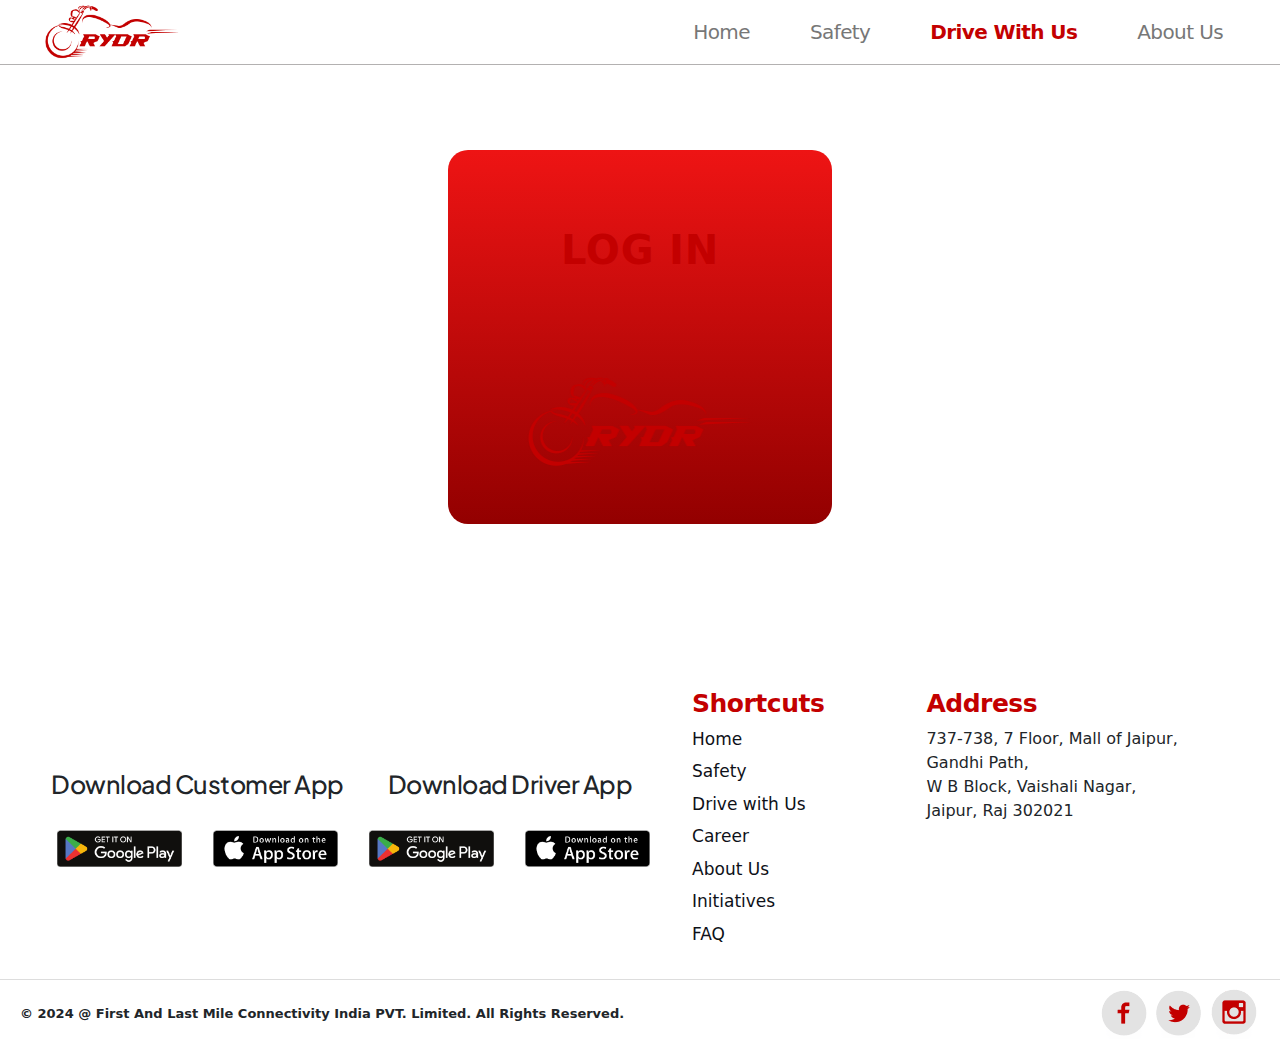
<file: enterOtp.html>
<!DOCTYPE html>
<html>

<head>
    <meta charset="utf-8" />
    <meta name="viewport" content="initial-scale=1, width=device-width" />

    <!-- <link rel="stylesheet" href="./global.css" /> -->


    <link rel="stylesheet"
        href="https://fonts.googleapis.com/css2?family=Plus Jakarta Sans:wght@400;500;600;700;800&display=swap" />
    <link rel="stylesheet" href="Styles/header.css">
    <link rel="stylesheet" href="Styles/classy-nav.css">

    <link rel="stylesheet" href="Styles/style.css">
    <link rel="stylesheet" href="assets/css/bootstrap.min.css">

    <!-- RESPONSIVE CSS  -->

    <link rel="stylesheet" href="Styles/Responsive/XL.css">
    <link rel="stylesheet" href="Styles/Responsive/L.css">
    <link rel="stylesheet" href="Styles/Responsive/M.css">
    <link rel="stylesheet" href="Styles/Responsive/S.css">

    <link rel="stylesheet" href="https://cdn.jsdelivr.net/npm/bootstrap-icons@1.10.2/font/bootstrap-icons.css">
    <link rel="stylesheet" href="https://cdnjs.cloudflare.com/ajax/libs/font-awesome/6.0.0-beta3/css/all.min.css">

    <script src="https://ajax.googleapis.com/ajax/libs/jquery/3.6.0/jquery.min.js"></script>


    <script>
        window.dataLayer = window.dataLayer || [];

        function gtag() {
            dataLayer.push(arguments);
        }
        gtag('js', new Date());
        gtag('config', 'UA-23581568-13');
    </script>


    <style>
        #otp::-webkit-outer-spin-button,
        #otp::-webkit-inner-spin-button {
            -webkit-appearance: none;
            margin: 0;
        }

        /* Prevent the input from appearing as a number input in Firefox */
        #otp[type="number"] {
            -moz-appearance: textfield;
        }
    </style>

    <script src="JS/jquery.min.js"></script>
</head>

<body>

    <section>
        <header class="header-area">
            <div class="main-header-area">
                <div class="classy-nav-container breakpoint-off">
                    <nav class="classy-navbar justify-content-between" id="uzaNav">
                        <a class="nav-brand" href="index.html"><img src="Images/new-logo.png" alt="Ryder Logo"></a>
                        <div class="classy-navbar-toggler">
                            <span class="navbarToggler"><span></span><span></span><span></span></span>
                        </div>

                        <div class="classy-menu">

                            <div class="classycloseIcon">
                                <div class="cross-wrap"><span class="top"></span><span class="bottom"></span></div>
                            </div>

                            <div class="classynav">
                                <div>
                                    <ul id="nav" class="home-parent">
                                        <li class=" text-decoration-none nav-items"><a href="./index.html">Home</a></li>
                                        <li class=" text-decoration-none nav-items"><a href="safety.html">Safety</a>
                                        </li>
                                        <li class="text-decoration-none nav-items current-item"><a
                                                href="Drive_with_us.html">Drive
                                                with us</a></li>
                                        <li class="text-decoration-none nav-items"><a href="about_us.html">About
                                                Us</a></li>
                                        <!-- <li class="text-decoration-none nav-items"><a href="initiatives.html">Our
                                                Initiatives</a></li> -->
                                    </ul>
                                </div>


                                <!-- <div>|</div> -->

                                <!-- <div class="login-register-btn mx-3" data-toggle="modal" data-target="#customer-login">
                                    <a href="login.html">

                                        <div class="log-in">Log In</div>
                                    </a>
                                </div> -->
                            </div>
                        </div>
                    </nav>
                </div>
            </div>
        </header>
    </section>

    <main>

        <!-- <section>
            <div class=" registraion-top home-section">
                <div class=" home-text with-us-text">
                    <div class="side-text drive-text">

                        <span class="line-3" style="font-weight: 700;">"Registration"</span><br>
                      
                    </div>

                </div>

            </div>
        </section> -->

        <section class="log-sec">
            <div class="login-div">
                <div>
                    <h2 class="sub-heading">LOG IN</h2>
                </div>
                <div class="d-flex justify-content-center align-items-center flex-column">
                    <div class="login-logo">
                        <img src="Images/new-logo.png" alt="Logo">
                    </div>


                </div>
            </div>
        </section>






    </main>


    <footer class="">
        <div class="">
            <div class="footer-section">

                <div class="col-lg-6 col-md-6 col-12 d-flex flex-row justify-content-around footer-apps">
                    <div class="download-app">
                        <p>Download Customer App</p>
                        <div class="app-links">
                            <a href="playstore-link"><img src="Images/Google_Play_Store_badge_EN.svg.png"
                                    alt="Play Store"></a>
                            <a href="applestore-link"><img src="Images/App_Store_Badge.svg (2).png"
                                    alt="Apple Store"></a>
                        </div>
                    </div>
                    <div class="download-app">
                        <p>Download Driver App</p>
                        <div class="app-links">
                            <a href="playstore-link"><img src="Images/Google_Play_Store_badge_EN.svg.png"
                                    alt="Play Store"></a>
                            <a href="applestore-link"><img src="Images/App_Store_Badge.svg (2).png"
                                    alt="Apple Store"></a>
                        </div>
                    </div>

                </div>


                <div class="col-lg-2 col-md-2 col-6 shortcuts">
                    <h5 class="footer-heading">Shortcuts</h5>
                    <div class="list-unstyled">
                        <li><a class="direct-links" href="index.html">Home</a></li>
                        <li><a class="direct-links" href="safety.html">Safety</a></li>
                        <li><a class="direct-links" href="drive_with_us.html">Drive with Us</a></li>
                        <li><a class="direct-links" href="about_us.html">Career</a></li>
                        <li><a class="direct-links" href="about_us.html">About Us</a></li>
                        <li><a class="direct-links" href="initiatives.html">Initiatives</a></li>
                        <li><a class="direct-links" href="faq.html">FAQ</a></li>
                    </div>
                </div>
                <div class="col-lg-3 col-md-3 add-sec col-6">
                    <h5 class="footer-heading">Address</h5>

                    <div class="add-div">
                        737-738, 7 Floor, Mall of Jaipur, Gandhi Path,
                        <br> W B Block, Vaishali Nagar,
                        <br> Jaipur, Raj 302021

                        </p>
                    </div>


                </div>



            </div>
            <div class="footer-bottom ">

                <div class="">
                    <p class="fw-bold">© 2024 @ First And Last Mile Connectivity India PVT. Limited. All Rights
                        Reserved.</p>
                </div>

                <div class="social-links mt-2 mb-2">
                    <a href="facebook-link"><img class="socialImg" src="Images/Facebook.png" alt=""></a>
                    <a href="twitter-link"><img class="socialImg" src="Images/Twitter.png" alt=""></a>
                    <a href="instagram-link"><img class="socialImg" src="Images/Instagram.png" alt=""></a>
                </div>
            </div>
        </div>
    </footer>

    </div>



    <script src="JS/Verification.js"></script>
    <script src="https://code.jquery.com/jquery-3.7.0.min.js"></script>
    <script src="JS/jquery.min.js"></script>
    <script src="assets/js/bootstrap.min.js"></script>
    <script src="assets/js/bootstrap.bundle.js"></script>
    <script src="assets/js/bootstrap.bundle.min.js"></script>
    <script src="assets/js/newBoot.js"></script>
    <script src="JS/contact-form.js"></script>
    <script src="JS/popper.min.js"></script>
    <script src="JS/uza.bundle.js"></script>
    <script src="JS/active.js"></script>





    <!-- Bootstrap JS Bundle with Popper -->
    <script src="https://maxcdn.bootstrapcdn.com/bootstrap/5.3.0/js/bootstrap.bundle.min.js"></script>

    <script async src="https://www.googletagmanager.com/gtag/js?id=UA-23581568-13"></script>

</body>

</html>
</file>
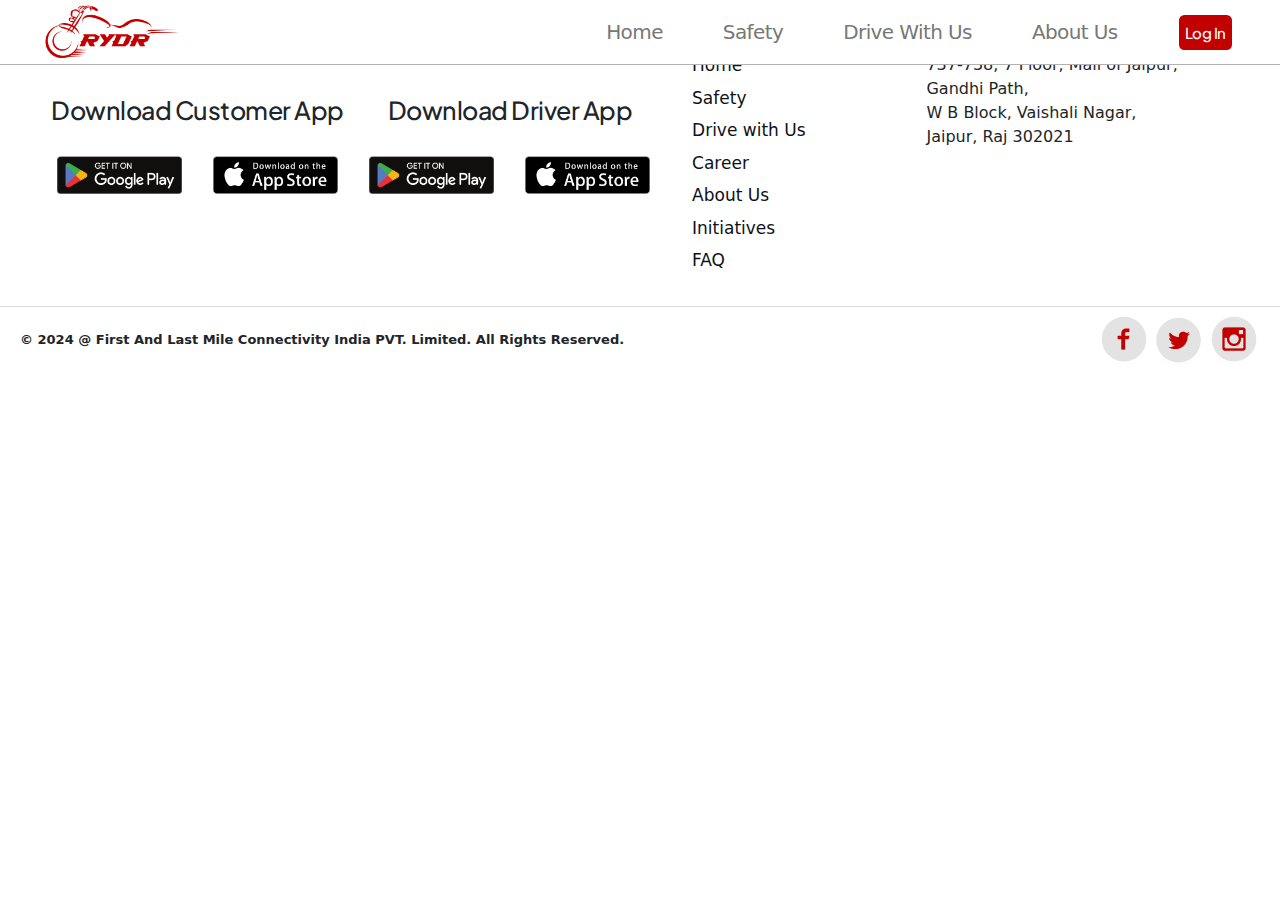
<file: faq.html>
<!DOCTYPE html>
<html>

<head>
    <meta charset="utf-8" />
    <meta name="viewport" content="initial-scale=1, width=device-width" />

    <!-- <link rel="stylesheet" href="./global.css" /> -->


    <link rel="stylesheet"
        href="https://fonts.googleapis.com/css2?family=Plus Jakarta Sans:wght@400;500;600;700;800&display=swap" />
    <link rel="stylesheet" href="Styles/header.css">
    <link rel="stylesheet" href="Styles/classy-nav.css">

    <link rel="stylesheet" href="Styles/style.css">
    <link rel="stylesheet" href="assets/css/bootstrap.min.css">

    <!-- RESPONSIVE CSS  -->

    <link rel="stylesheet" href="Styles/Responsive/XL.css">
    <link rel="stylesheet" href="Styles/Responsive/L.css">
    <link rel="stylesheet" href="Styles/Responsive/M.css">
    <link rel="stylesheet" href="Styles/Responsive/S.css">

    <script src="JS/jquery.min.js"></script>
</head>

<body>

    <section>
        <header class="header-area">
            <div class="main-header-area">
                <div class="classy-nav-container breakpoint-off">
                    <nav class="classy-navbar justify-content-between" id="uzaNav">
                        <a class="nav-brand" href="index.html"><img src="Images/new-logo.png" alt="Ryder Logo"></a>
                        <div class="classy-navbar-toggler">
                            <span class="navbarToggler"><span></span><span></span><span></span></span>
                        </div>

                        <div class="classy-menu">

                            <div class="classycloseIcon">
                                <div class="cross-wrap"><span class="top"></span><span class="bottom"></span></div>
                            </div>

                            <div class="classynav">
                                <div>
                                    <ul id="nav" class="home-parent">
                                        <li class=" text-decoration-none nav-items"><a href="./index.html">Home</a></li>
                                        <li class="text-decoration-none nav-items"><a href="safety.html">Safety</a>
                                        </li>
                                        <li class="text-decoration-none nav-items"><a href="drive_with_us.html">Drive
                                                with us</a></li>
                                        <li class="text-decoration-none nav-items"><a href="about_us.html">About
                                                Us</a></li>
                                        <!-- <li class="text-decoration-none nav-items"><a href="initiatives.html">Our
                                                Initiatives</a></li> -->
                                    </ul>
                                </div>

                                <!-- <div>|</div> -->

                                <div class="login-register-btn mx-3" data-toggle="modal" id="loginButton"
                                    data-target="#customer-login">
                                    <!-- <a href="login.html">
                                    <div class="log-in">Log In</div>
                                </a> -->
                                </div>
                            </div>
                        </div>
                    </nav>
                </div>
            </div>
        </header>
    </section>


    <footer class="">
        <div class="">
            <div class="footer-section">

                <div class="col-lg-6 col-md-6 col-12 d-flex flex-row justify-content-around footer-apps">
                    <div class="download-app">
                        <p>Download Customer App</p>
                        <div class="app-links">
                            <a href="playstore-link"><img src="Images/Google_Play_Store_badge_EN.svg.png"
                                    alt="Play Store"></a>
                            <a href="applestore-link"><img src="Images/App_Store_Badge.svg (2).png"
                                    alt="Apple Store"></a>
                        </div>
                    </div>
                    <div class="download-app">
                        <p>Download Driver App</p>
                        <div class="app-links">
                            <a href="playstore-link"><img src="Images/Google_Play_Store_badge_EN.svg.png"
                                    alt="Play Store"></a>
                            <a href="applestore-link"><img src="Images/App_Store_Badge.svg (2).png"
                                    alt="Apple Store"></a>
                        </div>
                    </div>

                </div>


                <div class="col-lg-2 col-md-2 col-6 shortcuts">
                    <h5 class="footer-heading">Shortcuts</h5>
                    <div class="list-unstyled">
                        <li><a class="direct-links" href="index.html">Home</a></li>
                        <li><a class="direct-links" href="safety.html">Safety</a></li>
                        <li><a class="direct-links" href="drive_with_us.html">Drive with Us</a></li>
                        <li><a class="direct-links" href="about_us.html">Career</a></li>
                        <li><a class="direct-links" href="about_us.html">About Us</a></li>
                        <li><a class="direct-links" href="initiatives.html">Initiatives</a></li>
                        <li><a class="direct-links" href="faq.html">FAQ</a></li>
                    </div>
                </div>
                <div class="col-lg-3 col-md-3 add-sec col-6">
                    <h5 class="footer-heading">Address</h5>

                    <div class="add-div">
                        737-738, 7 Floor, Mall of Jaipur, Gandhi Path,
                        <br> W B Block, Vaishali Nagar,
                        <br> Jaipur, Raj 302021

                        </p>
                    </div>


                </div>



            </div>
            <div class="footer-bottom ">

                <div class="">
                    <p class="fw-bold">© 2024 @ First And Last Mile Connectivity India PVT. Limited. All Rights
                        Reserved.</p>
                </div>

                <div class="social-links mt-2 mb-2">
                    <a href="facebook-link"><img class="socialImg" src="Images/Facebook.png" alt=""></a>
                    <a href="twitter-link"><img class="socialImg" src="Images/Twitter.png" alt=""></a>
                    <a href="instagram-link"><img class="socialImg" src="Images/Instagram.png" alt=""></a>
                </div>
            </div>
        </div>
    </footer>


    </div>



    <script src="assets/js/bootstrap.min.js"></script>
    <script src="JS/ProfileButton.js"></script>
    <script src="JS/contact-form.js"></script>
    <script src="JS/popper.min.js"></script>


    <script src="JS/uza.bundle.js"></script>

    <script src="JS/active.js"></script>


    <!-- <script src="js/testimonial.js"></script> -->

    <script async src="https://www.googletagmanager.com/gtag/js?id=UA-23581568-13"></script>
    <script src="JS/CustAndDriver.js"></script>
</body>

</html>
</file>
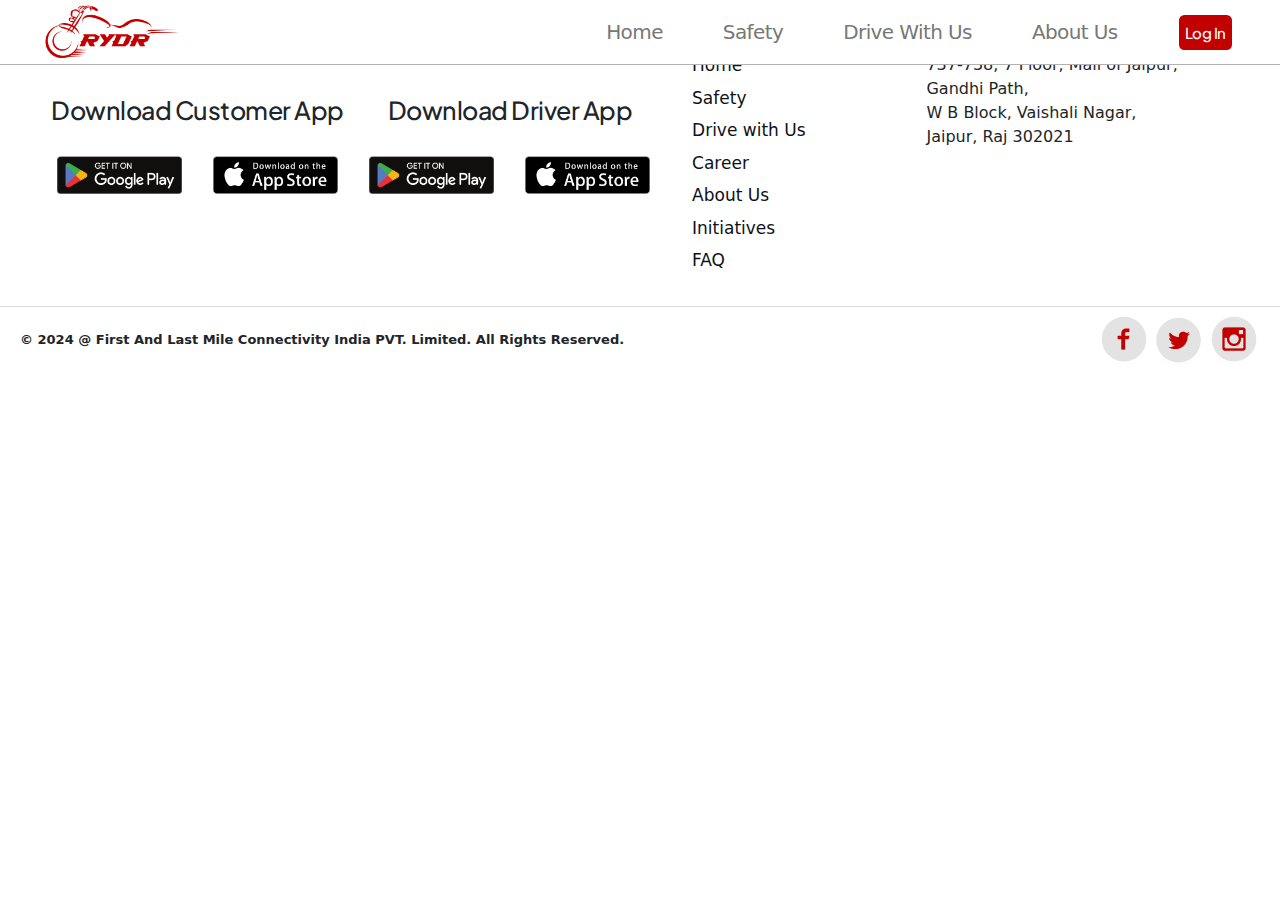
<file: initiatives.html>
<!DOCTYPE html>
<html>

<head>
    <meta charset="utf-8" />
    <meta name="viewport" content="initial-scale=1, width=device-width" />

    <!-- <link rel="stylesheet" href="./global.css" /> -->


    <link rel="stylesheet"
        href="https://fonts.googleapis.com/css2?family=Plus Jakarta Sans:wght@400;500;600;700;800&display=swap" />
    <link rel="stylesheet" href="Styles/header.css">
    <link rel="stylesheet" href="Styles/classy-nav.css">

    <link rel="stylesheet" href="Styles/style.css">
    <link rel="stylesheet" href="assets/css/bootstrap.min.css">

    <!-- RESPONSIVE CSS  -->

    <link rel="stylesheet" href="Styles/Responsive/XL.css">
    <link rel="stylesheet" href="Styles/Responsive/L.css">
    <link rel="stylesheet" href="Styles/Responsive/M.css">
    <link rel="stylesheet" href="Styles/Responsive/S.css">

    <script src="JS/jquery.min.js"></script>
</head>

<body>

    <section>
        <header class="header-area">
            <div class="main-header-area">
                <div class="classy-nav-container breakpoint-off">
                    <nav class="classy-navbar justify-content-between" id="uzaNav">
                        <a class="nav-brand" href="index.html"><img src="Images/new-logo.png" alt="Ryder Logo"></a>
                        <div class="classy-navbar-toggler">
                            <span class="navbarToggler"><span></span><span></span><span></span></span>
                        </div>

                        <div class="classy-menu">

                            <div class="classycloseIcon">
                                <div class="cross-wrap"><span class="top"></span><span class="bottom"></span></div>
                            </div>

                            <div class="classynav">
                                <div>
                                    <ul id="nav" class="home-parent">
                                        <li class=" text-decoration-none nav-items"><a href="./index.html">Home</a></li>
                                        <li class="text-decoration-none nav-items"><a href="safety.html">Safety</a>
                                        </li>
                                        <li class="text-decoration-none nav-items"><a href="drive_with_us.html">Drive
                                                with us</a></li>
                                        <li class="text-decoration-none nav-items"><a href="about_us.html">About
                                                Us</a></li>
                                        <!-- <li class="current-item text-decoration-none nav-items"><a
                                                href="initiatives.html">Our
                                                Initiatives</a></li> -->
                                    </ul>
                                </div>

                                <!-- <div>|</div> -->

                                <div class="login-register-btn mx-3" data-toggle="modal" id="loginButton"
                                    data-target="#customer-login">
                                    <!-- <a href="login.html">
                                        <div class="log-in">Log In</div>
                                    </a> -->
                                </div>
                            </div>
                        </div>
                    </nav>
                </div>
            </div>
        </header>
    </section>


    <footer class="">
        <div class="">
            <div class="footer-section">

                <div class="col-lg-6 col-md-6 col-12 d-flex flex-row justify-content-around footer-apps">
                    <div class="download-app">
                        <p>Download Customer App</p>
                        <div class="app-links">
                            <a href="playstore-link"><img src="Images/Google_Play_Store_badge_EN.svg.png"
                                    alt="Play Store"></a>
                            <a href="applestore-link"><img src="Images/App_Store_Badge.svg (2).png"
                                    alt="Apple Store"></a>
                        </div>
                    </div>
                    <div class="download-app">
                        <p>Download Driver App</p>
                        <div class="app-links">
                            <a href="playstore-link"><img src="Images/Google_Play_Store_badge_EN.svg.png"
                                    alt="Play Store"></a>
                            <a href="applestore-link"><img src="Images/App_Store_Badge.svg (2).png"
                                    alt="Apple Store"></a>
                        </div>
                    </div>

                </div>


                <div class="col-lg-2 col-md-2 col-6 shortcuts">
                    <h5 class="footer-heading">Shortcuts</h5>
                    <div class="list-unstyled">
                        <li><a class="direct-links" href="index.html">Home</a></li>
                        <li><a class="direct-links" href="safety.html">Safety</a></li>
                        <li><a class="direct-links" href="drive_with_us.html">Drive with Us</a></li>
                        <li><a class="direct-links" href="about_us.html">Career</a></li>
                        <li><a class="direct-links" href="about_us.html">About Us</a></li>
                        <li><a class="direct-links" href="initiatives.html">Initiatives</a></li>
                        <li><a class="direct-links" href="faq.html">FAQ</a></li>
                    </div>
                </div>
                <div class="col-lg-3 col-md-3 add-sec col-6">
                    <h5 class="footer-heading">Address</h5>

                    <div class="add-div">
                        737-738, 7 Floor, Mall of Jaipur, Gandhi Path,
                        <br> W B Block, Vaishali Nagar,
                        <br> Jaipur, Raj 302021

                        </p>
                    </div>


                </div>



            </div>
            <div class="footer-bottom ">

                <div class="">
                    <p class="fw-bold">© 2024 @ First And Last Mile Connectivity India PVT. Limited. All Rights
                        Reserved.</p>
                </div>

                <div class="social-links mt-2 mb-2">
                    <a href="facebook-link"><img class="socialImg" src="Images/Facebook.png" alt=""></a>
                    <a href="twitter-link"><img class="socialImg" src="Images/Twitter.png" alt=""></a>
                    <a href="instagram-link"><img class="socialImg" src="Images/Instagram.png" alt=""></a>
                </div>
            </div>
        </div>
    </footer>


    </div>



    <script src="JS/ProfileButton.js"></script>
    <script src="assets/js/bootstrap.min.js"></script>

    <script src="JS/contact-form.js"></script>
    <script src="JS/popper.min.js"></script>


    <script src="JS/uza.bundle.js"></script>

    <script src="JS/active.js"></script>

    <!-- <script src="js/testimonial.js"></script> -->

    <script async src="https://www.googletagmanager.com/gtag/js?id=UA-23581568-13"></script>
    <script src="JS/CustAndDriver.js"></script>
</body>

</html>
</file>
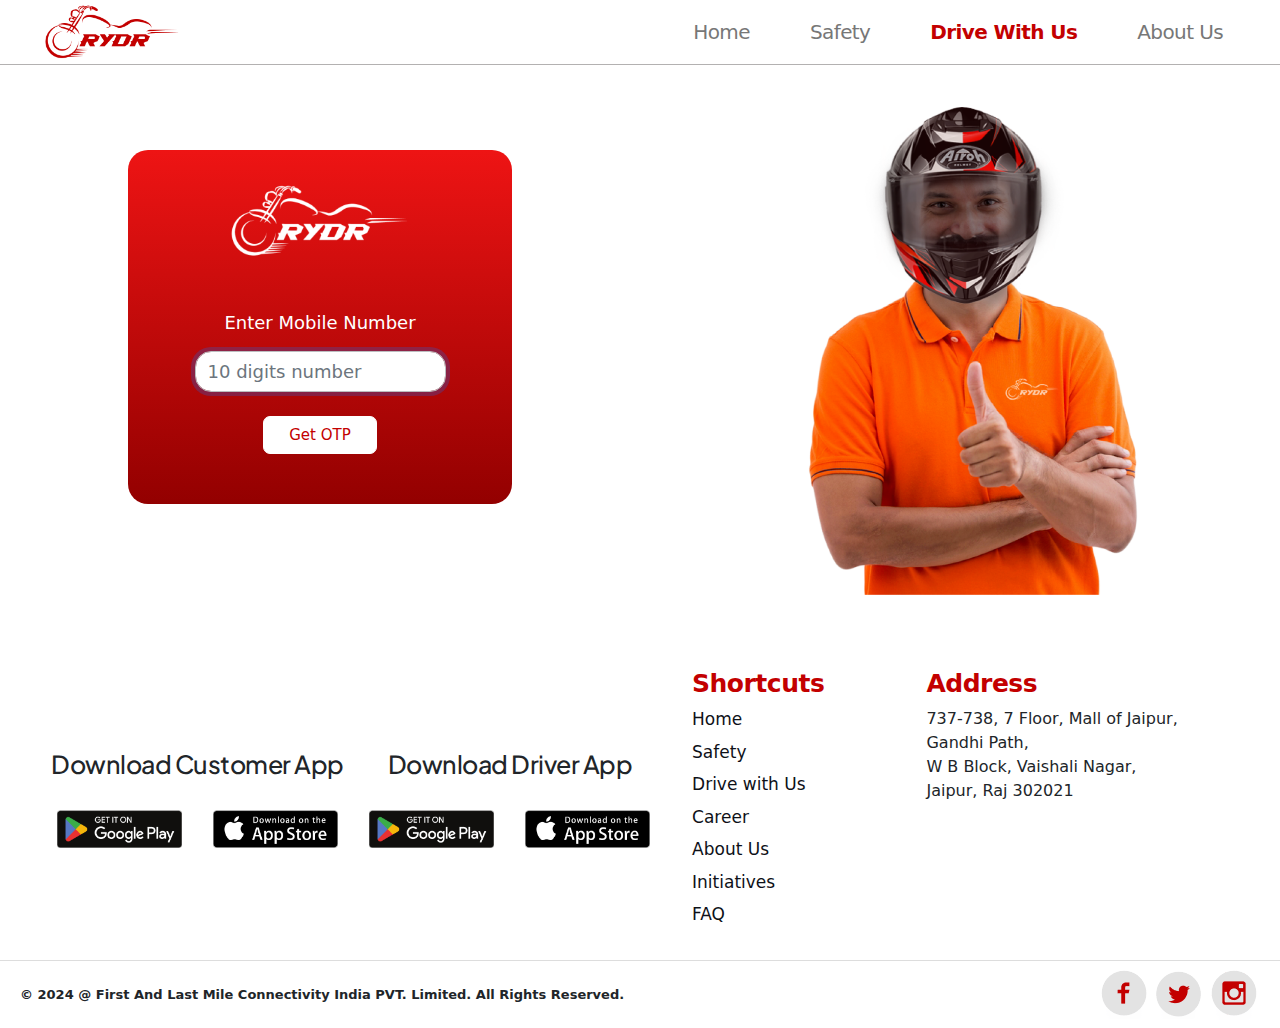
<file: login.html>
<!DOCTYPE html>
<html>

<head>
    <meta charset="utf-8" />
    <meta name="viewport" content="initial-scale=1, width=device-width" />

    <!-- <link rel="stylesheet" href="./global.css" /> -->


    <link rel="stylesheet"
        href="https://fonts.googleapis.com/css2?family=Plus Jakarta Sans:wght@400;500;600;700;800&display=swap" />
    <link rel="stylesheet" href="Styles/header.css">
    <link rel="stylesheet" href="Styles/classy-nav.css">

    <link rel="stylesheet" href="Styles/style.css">
    <link rel="stylesheet" href="assets/css/bootstrap.min.css">

    <!-- RESPONSIVE CSS  -->

    <link rel="stylesheet" href="Styles/Responsive/XL.css">
    <link rel="stylesheet" href="Styles/Responsive/L.css">
    <link rel="stylesheet" href="Styles/Responsive/M.css">
    <link rel="stylesheet" href="Styles/Responsive/S.css">

    <link rel="stylesheet" href="https://cdn.jsdelivr.net/npm/bootstrap-icons@1.10.2/font/bootstrap-icons.css">
    <link rel="stylesheet" href="https://cdnjs.cloudflare.com/ajax/libs/font-awesome/6.0.0-beta3/css/all.min.css">

    <script src="https://ajax.googleapis.com/ajax/libs/jquery/3.6.0/jquery.min.js"></script>


    <script>
        window.dataLayer = window.dataLayer || [];

        function gtag() {
            dataLayer.push(arguments);
        }
        gtag('js', new Date());
        gtag('config', 'UA-23581568-13');
    </script>


    <style>
        .form-control {
            border: 1px solid #ced4da;
            padding: .375rem .75rem;
            border-radius: .25rem;
        }

        .form-control.error {
            border-color: red;
        }
    </style>

    <script src="JS/jquery.min.js"></script>
</head>

<body>

    <section>
        <header class="header-area">
            <div class="main-header-area">
                <div class="classy-nav-container breakpoint-off">
                    <nav class="classy-navbar justify-content-between" id="uzaNav">
                        <a class="nav-brand" href="index.html"><img src="Images/new-logo.png" alt="Ryder Logo"></a>
                        <div class="classy-navbar-toggler">
                            <span class="navbarToggler"><span></span><span></span><span></span></span>
                        </div>

                        <div class="classy-menu">

                            <div class="classycloseIcon">
                                <div class="cross-wrap"><span class="top"></span><span class="bottom"></span></div>
                            </div>

                            <div class="classynav">
                                <div>
                                    <ul id="nav" class="home-parent">
                                        <li class=" text-decoration-none nav-items"><a href="./index.html">Home</a></li>
                                        <li class=" text-decoration-none nav-items"><a href="safety.html">Safety</a>
                                        </li>
                                        <li class="text-decoration-none nav-items current-item"><a
                                                href="Drive_with_us.html">Drive
                                                with us</a></li>
                                        <li class="text-decoration-none nav-items"><a href="about_us.html">About
                                                Us</a></li>
                                        <!-- <li class="text-decoration-none nav-items"><a href="initiatives.html">Our
                                                Initiatives</a></li> -->
                                    </ul>
                                </div>

                                <!-- <div>|</div> -->

                                <!-- <div class="login-register-btn mx-3" data-toggle="modal" data-target="#customer-login">
                                    <a href="login.html">

                                        <div class="log-in">Log In</div>
                                    </a>
                                </div> -->
                            </div>
                        </div>
                    </nav>
                </div>
            </div>
        </header>
    </section>

    <main>

        <!-- <section>
            <div class=" registraion-top home-section">
                <div class=" home-text with-us-text">
                    <div class="side-text drive-text">

                        <span class="line-3" style="font-weight: 700;">"Registration"</span><br>
                      
                    </div>

                </div>

            </div>
        </section> -->

        <section class="log-sec">
            <div class="login-div">

                <div class="d-flex justify-content-around align-items-center flex-column">
                    <div class="login-logo">
                        <img src="Images/White-logo.png
                        " alt="Logo">
                    </div>
                    <div class="getotp  " id="getotpSection">
                        <div class="d-flex justify-content-center align-items-center flex-column">
                            <div class="input-sec">
                                <label for="mobilenumber" class="col-form-label mb-2 mob" id="heading">Enter Mobile
                                    Number</label>
                                <input type="number" class="form-control log-input" id="mobilenumber"
                                    name="mobilenumber" required placeholder="10 digits number" autofocus>
                            </div>
                            <div class="mt-4">
                                <button class="otp-btn" id="getOtpButton" onclick="GETOTP()">Get OTP</button>
                            </div>
                        </div>
                    </div>

                    <div class="submitotp " id="submitotpSection" style="display: none;">
                        <div class="d-flex justify-content-center align-items-center flex-column">
                            <div class="input-sec">
                                <label for="otp" class="col-form-label mb-2 mob">Enter OTP :</label>
                                <input type="number" class="form-control log-input no-spinner" id="otp" name="otp"
                                    maxlength="6" placeholder="Enter OTP" autofocus>

                            </div>
                            <div>
                                <button class="otp-btn mt-3" id="submitOTP" onclick="SUBMITOTP()">Submit OTP</button>
                            </div>
                        </div>
                    </div>









                </div>
            </div>
            <div class="login-banner">
                <img src="Images/login_banner.png" alt="">
            </div>
        </section>







    </main>


    <footer class="">
        <div class="">
            <div class="footer-section">

                <div class="col-lg-6 col-md-6 col-12 d-flex flex-row justify-content-around footer-apps">
                    <div class="download-app">
                        <p>Download Customer App</p>
                        <div class="app-links">
                            <a href="playstore-link"><img src="Images/Google_Play_Store_badge_EN.svg.png"
                                    alt="Play Store"></a>
                            <a href="applestore-link"><img src="Images/App_Store_Badge.svg (2).png"
                                    alt="Apple Store"></a>
                        </div>
                    </div>
                    <div class="download-app">
                        <p>Download Driver App</p>
                        <div class="app-links">
                            <a href="playstore-link"><img src="Images/Google_Play_Store_badge_EN.svg.png"
                                    alt="Play Store"></a>
                            <a href="applestore-link"><img src="Images/App_Store_Badge.svg (2).png"
                                    alt="Apple Store"></a>
                        </div>
                    </div>

                </div>


                <div class="col-lg-2 col-md-2 col-6 shortcuts">
                    <h5 class="footer-heading">Shortcuts</h5>
                    <div class="list-unstyled">
                        <li><a class="direct-links" href="index.html">Home</a></li>
                        <li><a class="direct-links" href="safety.html">Safety</a></li>
                        <li><a class="direct-links" href="drive_with_us.html">Drive with Us</a></li>
                        <li><a class="direct-links" href="about_us.html">Career</a></li>
                        <li><a class="direct-links" href="about_us.html">About Us</a></li>
                        <li><a class="direct-links" href="initiatives.html">Initiatives</a></li>
                        <li><a class="direct-links" href="faq.html">FAQ</a></li>
                    </div>
                </div>
                <div class="col-lg-3 col-md-3 add-sec col-6">
                    <h5 class="footer-heading">Address</h5>

                    <div class="add-div">
                        737-738, 7 Floor, Mall of Jaipur, Gandhi Path,
                        <br> W B Block, Vaishali Nagar,
                        <br> Jaipur, Raj 302021

                        </p>
                    </div>


                </div>



            </div>
            <div class="footer-bottom ">

                <div class="">
                    <p class="fw-bold">© 2024 @ First And Last Mile Connectivity India PVT. Limited. All Rights
                        Reserved.</p>
                </div>

                <div class="social-links mt-2 mb-2">
                    <a href="facebook-link"><img class="socialImg" src="Images/Facebook.png" alt=""></a>
                    <a href="twitter-link"><img class="socialImg" src="Images/Twitter.png" alt=""></a>
                    <a href="instagram-link"><img class="socialImg" src="Images/Instagram.png" alt=""></a>
                </div>
            </div>
        </div>
    </footer>


    </div>

    <script>
        const mobile = document.getElementById('mobilenumber');

        mobile.addEventListener('input', function (event) {
            const value = event.target.value;

            // Ensure only numbers are allowed (prevents unintended pasting)
            if (!/^\d+$/.test(value)) {
                mobile.value = value.replace(/[^0-9]/g, '');
                return;
            }

            // Restrict to a maximum of 12 digits
            if (value.length > 10) {
                mobile.value = value.slice(0, 10);
            }

            // Check if the first digit is greater than or equal to 6
            if (value.length > 0 && value[0] < '6') {
                mobile.value = ''; // Clear the input if the first digit is less than 6
                alert("The first digit must be greater than or equal to 6.");
            }
        });

    </script>


    <script src="https://code.jquery.com/jquery-3.7.0.min.js"></script>
    <script src="JS/jquery.min.js"></script>
    <script src="assets/js/bootstrap.min.js"></script>
    <script src="assets/js/bootstrap.bundle.js"></script>
    <script src="assets/js/bootstrap.bundle.min.js"></script>
    <script src="assets/js/newBoot.js"></script>
    <script src="JS/Verification.js"></script>
    <script src="JS/contact-form.js"></script>
    <script src="JS/popper.min.js"></script>
    <script src="JS/uza.bundle.js"></script>
    <script src="JS/active.js"></script>
    <script>
        const otpinp = document.getElementById('otp');

        otpinp.addEventListener('input', function (event) {
            const value = event.target.value;

            // Ensure only numbers are allowed (prevents unintended pasting)
            if (!/^\d+$/.test(value)) {
                otpinp.value = value.replace(/[^0-9]/g, '');
                return;
            }

            // Restrict to a maximum of 12 digits
            if (value.length > 6) {
                otpinp.value = value.slice(0, 6);
            }
        });
    </script>





    <!-- Bootstrap JS Bundle with Popper -->
    <script src="https://maxcdn.bootstrapcdn.com/bootstrap/5.3.0/js/bootstrap.bundle.min.js"></script>

    <script async src="https://www.googletagmanager.com/gtag/js?id=UA-23581568-13"></script>

</body>

</html>
</file>
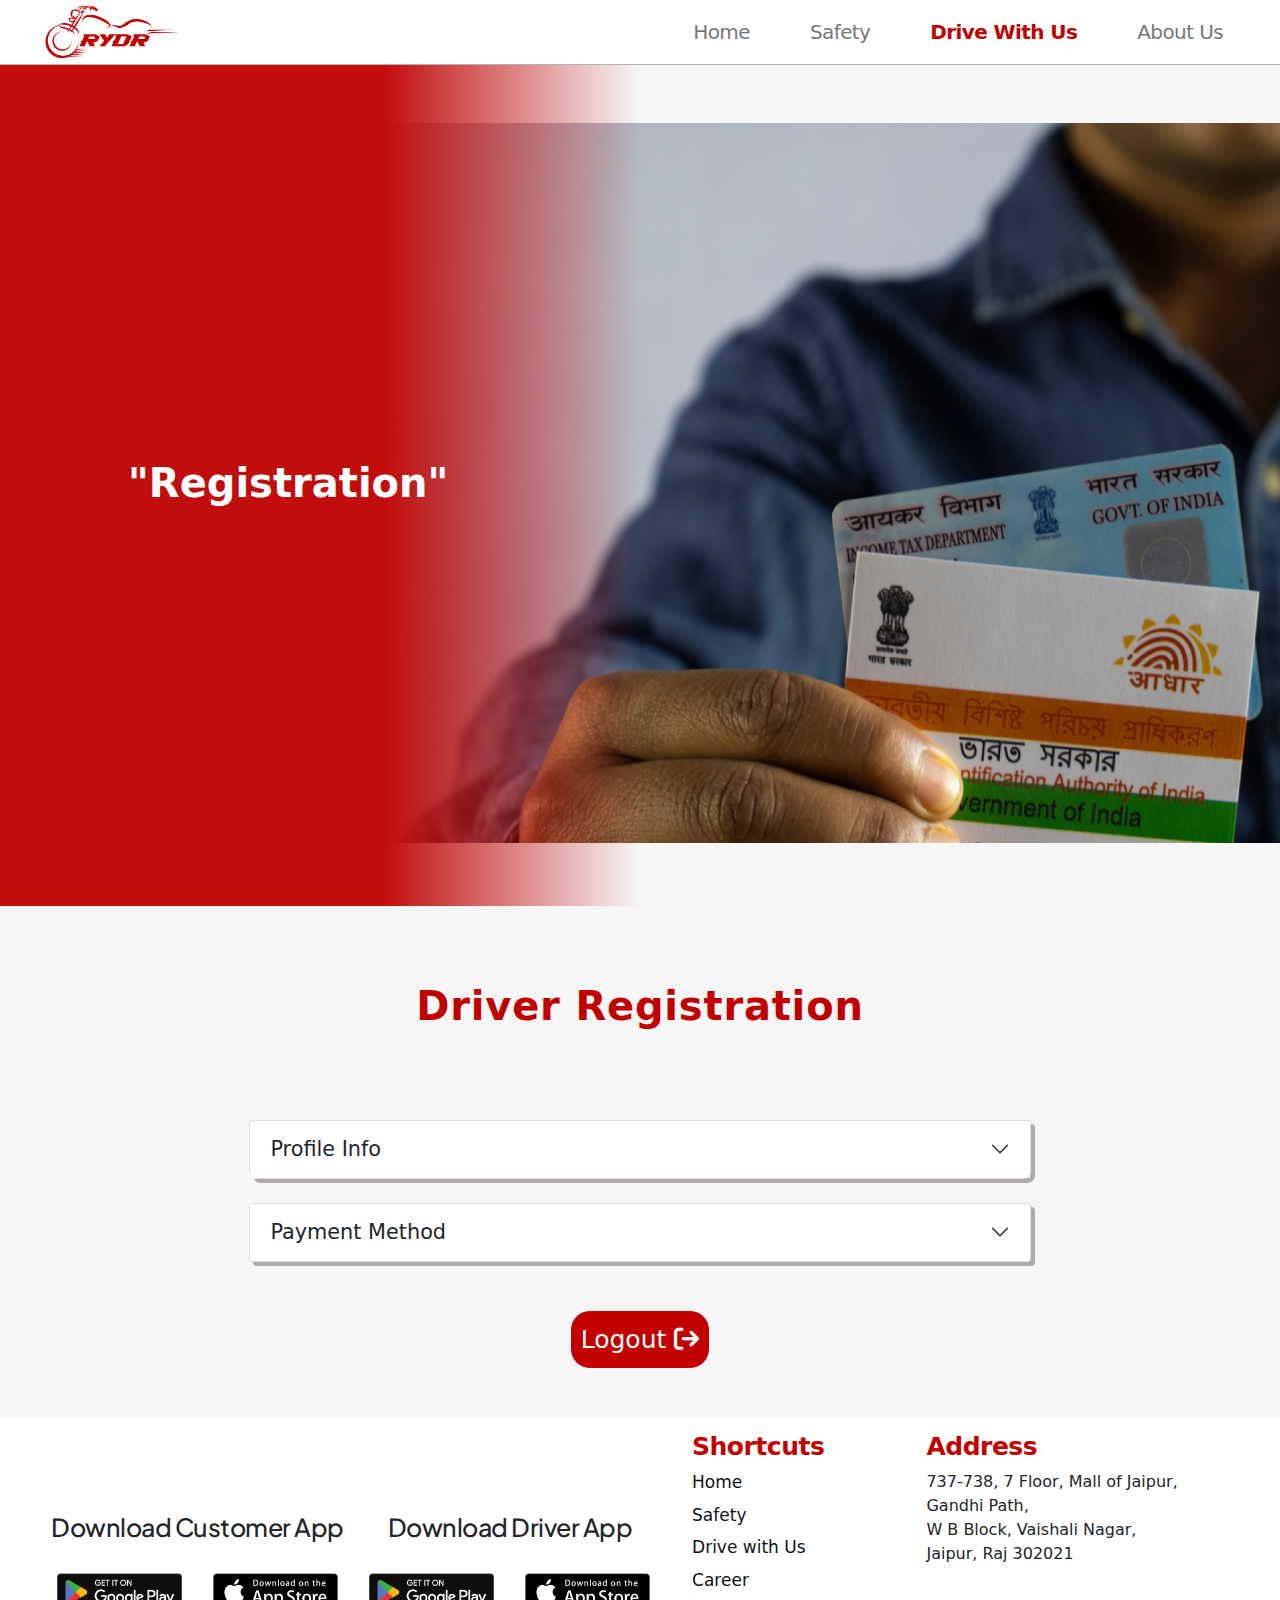
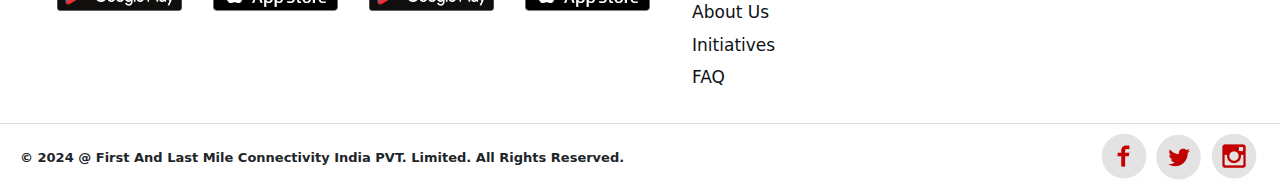
<file: oldRegistration.html>
<html>

<head>
    <meta charset="utf-8" />
    <meta name="viewport" content="initial-scale=1, width=device-width" />

    <!-- <link rel="stylesheet" href="./global.css" /> -->


    <link rel="stylesheet"
        href="https://fonts.googleapis.com/css2?family=Plus Jakarta Sans:wght@400;500;600;700;800&display=swap" />
    <link rel="stylesheet" href="Styles/header.css">
    <link rel="stylesheet" href="Styles/classy-nav.css">

    <link rel="stylesheet" href="Styles/style.css">
    <link rel="stylesheet" href="assets/css/bootstrap.min.css">

    <!-- RESPONSIVE CSS  -->

    <link rel="stylesheet" href="Styles/Responsive/XL.css">
    <link rel="stylesheet" href="Styles/Responsive/L.css">
    <link rel="stylesheet" href="Styles/Responsive/M.css">
    <link rel="stylesheet" href="Styles/Responsive/S.css">

    <link rel="stylesheet" href="https://cdn.jsdelivr.net/npm/bootstrap-icons@1.10.2/font/bootstrap-icons.css">
    <link rel="stylesheet" href="https://cdnjs.cloudflare.com/ajax/libs/font-awesome/6.0.0-beta3/css/all.min.css">

    <script src="https://ajax.googleapis.com/ajax/libs/jquery/3.6.0/jquery.min.js"></script>


    <script>
        window.dataLayer = window.dataLayer || [];

        function gtag() {
            dataLayer.push(arguments);
        }
        gtag('js', new Date());
        gtag('config', 'UA-23581568-13');
    </script>


    <style>
        .icon-container {
            margin-left: 10px;
            display: flex;

            align-items: center;
        }

        .accordion-button.success .icon-container {
            color: rgb(6, 80, 6);
        }

        .accordion-button.error .icon-container {
            color: #c30000;
        }
    </style>

    <script src="JS/jquery.min.js"></script>
</head>

<body>

    <section>
        <header class="header-area">
            <div class="main-header-area">
                <div class="classy-nav-container breakpoint-off">
                    <nav class="classy-navbar justify-content-between" id="uzaNav">
                        <a class="nav-brand" href="index.html"><img src="Images/new-logo.png" alt="Ryder Logo"></a>
                        <div class="classy-navbar-toggler">
                            <span class="navbarToggler"><span></span><span></span><span></span></span>
                        </div>

                        <div class="classy-menu">

                            <div class="classycloseIcon">
                                <div class="cross-wrap"><span class="top"></span><span class="bottom"></span></div>
                            </div>

                            <div class="classynav">
                                <div>
                                    <ul id="nav" class="home-parent">
                                        <li class=" text-decoration-none nav-items"><a href="./index.html">Home</a></li>
                                        <li class=" text-decoration-none nav-items"><a href="safety.html">Safety</a>
                                        </li>
                                        <li class="text-decoration-none nav-items current-item"><a
                                                href="Drive_with_us.html">Drive
                                                with us</a></li>
                                        <li class="text-decoration-none nav-items"><a href="about_us.html">About
                                                Us</a></li>
                                        <!-- <li class="text-decoration-none nav-items"><a href="initiatives.html">Our
                                                Initiatives</a></li> -->
                                    </ul>
                                </div>

                                <!-- <div>|</div> -->
                                <!-- 
                                <div class="login-register-btn mx-3" data-toggle="modal" data-target="#customer-login">
                                    <a href="login.html">

                                        <div class="log-in">Log In</div>
                                    </a>
                                </div> -->
                            </div>
                        </div>
                    </nav>
                </div>
            </div>
        </header>
    </section>

    <main>

        <section>
            <div class=" registraion-top home-section">
                <div class=" home-text with-us-text">
                    <div class="side-text drive-text">

                        <!-- <span class="line-2">Become A</span><br> -->
                        <span class="line-3  reg-line" style="font-weight: 700;">"Registration"</span><br>
                        <!-- <span class="line-4">With Us</span> -->
                    </div>

                    <!-- <div class="btn-2 rydr-btn mt-5">
                        <button class="btn-sec "><a href="">Registration</a></button>
                    </div> -->


                </div>

            </div>
        </section>


        <section id="registrationForm">

            <!-- <form id="main-form"> -->

            <div class="container page-margin d-flex flex-column justify-content-center align-items-center ">
                <h2 class="text-center sub-heading">Driver Registration</h2>
                <div class="accordion" id="accordionExample">
                    <div class="accordion-item mt-4">
                        <h2 class="accordion-header" id="headingOne">
                            <button class="accordion-button collapsed super-sub-points" type="button"
                                data-toggle="collapse" data-target="#collapseOne" aria-expanded="false"
                                aria-controls="collapseOne">
                                Profile Info
                                <span class="icon-container" id="icon-headingOne"></span>
                                <span class="remark"></span>
                            </button>
                        </h2>
                        <div id="collapseOne" class="accordion-collapse collapse " aria-labelledby="headingOne"
                            data-bs-parent="#accordionExample">
                            <div class="accordion-body">

                                <form id="profile-form">
                                    <div class="d-flex justify-content-center align-items-center">
                                        <div class="circle-profile-icon">
                                            <input type="file" id="profile_image" name="profile_image" accept="image/*"
                                                onchange="previewprofileImage(event)">
                                            <label for="profile_image">
                                                <img id="previewprofile" src="Images/profile-user.png"
                                                    alt="Profile Icon">
                                            </label>
                                        </div>
                                    </div>

                                    <div class="mb-3">
                                        <label for="username" class="col-form-label">Full name:</label>
                                        <input type="text" class="form-control" id="username" name="username" required>
                                    </div>

                                    <div class="mb-3">
                                        <label for="mobile" class="col-form-label">Mobile:</label>
                                        <input type="number" class="form-control" id="mobile" name="mobile" required
                                            disabled>
                                    </div>
                                    <div class="mb-3">
                                        <label for="email" class="col-form-label">Email:</label>
                                        <input type="email" class="form-control" id="email" name="email" required>
                                    </div>
                                    <div class="mb-3">
                                        <label for="address" class="col-form-label">Address:</label>
                                        <textarea class="form-control" id="address" name="address" rows="3"
                                            required></textarea>
                                    </div>
                                    <div class="">
                                        <div class="mb-3 row">
                                            <label for="pincode" class="col-sm-3 col-form-label">Pincode:</label>
                                            <div class="col-sm-10">
                                                <input type="text" class="form-control" id="pincode" name="pincode"
                                                    maxlength="6" required>
                                            </div>
                                        </div>
                                        <div class="mb-3 row">
                                            <label for="city" class="col-sm-3 col-form-label">City:</label>
                                            <div class="col-sm-10">
                                                <input type="text" class="form-control" id="city" name="city" required>
                                            </div>
                                        </div>
                                    </div>
                                    <div class="mb-3 row">
                                        <label for="state" class="col-sm-3 col-form-label">State:</label>
                                        <div class="col-sm-10">
                                            <input type="text" class="form-control" id="state" name="state" required>
                                        </div>
                                    </div>
                                    <div class="mb-3 row">
                                        <label for="blood_group" class="col-sm-9 col-lg-4 col-md-6 col-form-label">Blood
                                            Group:</label>
                                        <div class="col-sm-10">
                                            <select class="form-select" id="blood_group" name="blood_group" required>
                                                <option value="">Select Blood Group</option>
                                                <option value="A+">A+</option>
                                                <option value="A-">A-</option>
                                                <option value="B+">B+</option>
                                                <option value="B-">B-</option>
                                                <option value="AB+">AB+</option>
                                                <option value="AB-">AB-</option>
                                                <option value="O+">O+</option>
                                                <option value="O-">O-</option>
                                            </select>
                                        </div>
                                    </div>
                                    <div class="mb-3 row">
                                        <label for="dob" class="col-sm-9 col-lg-4 col-md-6 col-form-label">Date of
                                            Birth:</label>
                                        <div class="col-sm-10">
                                            <input type="date" class="form-control" id="dob" name="dob" required>
                                        </div>
                                    </div>
                                    <div class="mb-3 row">
                                        <label class="col-sm-3 col-form-label">Gender:</label>
                                        <div class="col-sm-10 gender">
                                            <div class="form-check form-check-inline">
                                                <input class="form-check-input" type="radio" name="gender" id="male"
                                                    value="Male" required>
                                                <label class="form-check-label" for="male">Male</label>
                                            </div>
                                            <div class="form-check form-check-inline">
                                                <input class="form-check-input" type="radio" name="gender" id="female"
                                                    value="Female">
                                                <label class="form-check-label" for="female">Female</label>
                                            </div>
                                            <div class="form-check form-check-inline">
                                                <input class="form-check-input" type="radio" name="gender" id="other"
                                                    value="Others">
                                                <label class="form-check-label" for="other">Other</label>
                                            </div>
                                        </div>
                                    </div>
                                    <div class="text-center gap-2 center_div">
                                        <button type="button" class=" next-btn" id="profile-next">Next</button>
                                    </div>

                                    <div class="text-center gap-2 center_div">
                                        <button type="button" class="next-btn" id="updateProfile"
                                            style="display: none;">Update</button>
                                    </div>


                                </form>

                            </div>
                        </div>
                    </div>

                    <div style="display: none;" id="document-part">

                        <!-- Driving License Accordion -->

                        <div class="accordion-item mt-4">
                            <h2 class="accordion-header" id="headingTwo">
                                <button class="accordion-button collapsed super-sub-points" type="button"
                                    data-toggle="collapse" data-target="#collapseTwo" aria-expanded="false"
                                    aria-controls="collapseTwo">
                                    Driving License
                                    <span class="icon-container" id="icon-headingOne"></span>
                                </button>
                                <span class="remark"></span>
                            </h2>
                            <div id="collapseTwo" class="accordion-collapse collapse" aria-labelledby="headingTwo"
                                data-bs-parent="#accordionExample">
                                <div class="accordion-body">
                                    <form id="driving-license-form">
                                        <div class="mb-3">
                                            <label for="dl_number" class="col-form-label">DL Number:</label>
                                            <input type="text" class="form-control" id="dl_number" name="dl_number"
                                                placeholder="Example: DL-1234567890" required>
                                            <div class="editNumber" id="change_dl_number" style="display: none;">
                                                Change DL Number <i class="fa fa-edit"></i> </div>
                                        </div>
                                        <div class="text-center gap-2 center_div">
                                            <button type="button" class=" next-btn"
                                                id="driving-license-next">Verify</button>
                                        </div>
                                        <div class="DL_Photos" id="DL_photos" style="display: none;">
                                            <div class='photo-input'>
                                                <div class="mb-3 front-choose">
                                                    <label for="dl_front_photo" class="col-form-label">Front DL:</label>
                                                    <input type="file" class="square-input" id="dl_front_photo"
                                                        name="dl_front_photo" required placeholder='front'>
                                                    <img id="front_photo_preview"
                                                        style="display: none; width: 150px; height: 100px; object-fit: fill;" />
                                                    </input>
                                                </div>
                                                <div class="mb-3 back-choose">
                                                    <label for="dl_back_photo" class="col-form-label">Back DL:</label>
                                                    <input type="file" class="square-input" id="dl_back_photo"
                                                        name="dl_back_photo" required placeholder='back'>
                                                    <img id="back_photo_preview"
                                                        style="display: none; width: 150px; height: 100px; object-fit: fill;" />
                                                    </input>
                                                </div>
                                            </div>
                                            <div class="text-center gap-2 center_div">
                                                <button type="button" class="next-btn" id="submit-dl-photo">Submit
                                                    Photo</button>
                                            </div>

                                            <div class="text-center gap-2 center_div">
                                                <button type="button" class="next-btn" id="updateDL"
                                                    style="display: none;">Update</button>
                                            </div>
                                            <div class="editNumber" id="edit_dl_number_warning" style="display: none;">
                                                *please first verify the new DL number
                                            </div>
                                        </div>


                                        <div class="text-center gap-2 center_div">
                                            <button type="button" class=" next-btn edit" style="display: none;"
                                                id="driving-license-update">Edit <i class="fa fa-edit"></i></button>
                                        </div>
                                        <!-- <span class="remark" style="display: none;"></span> -->
                                    </form>
                                </div>
                            </div>
                        </div>

                        <!-- Vehicle RC Accordian  -->

                        <div class="accordion-item mt-4">
                            <h2 class="accordion-header" id="headingThree">
                                <button class="accordion-button collapsed super-sub-points" type="button"
                                    data-toggle="collapse" data-target="#collapseThree" aria-expanded="false"
                                    aria-controls="collapseThree">
                                    Vehicle RC
                                    <span class="icon-container" id="icon-headingOne"></span>
                                    <span class="remark"></span>
                                </button>
                            </h2>
                            <div id="collapseThree" class="accordion-collapse collapse" aria-labelledby="headingThree"
                                data-bs-parent="#accordionExample">
                                <div class="accordion-body">
                                    <form id="vehicle-rc-form">
                                        <div class="mb-3">
                                            <label for="vehicle_ownership" class="col-form-label">Vehicle
                                                Ownership:</label>
                                            <select class="form-select" id="vehicle_ownership" name="vehicle_ownership"
                                                required>
                                                <option value="">Select Ownership</option>
                                                <option value="Self-owned">Self-owned</option>
                                                <option value="Rented">Rented</option>
                                            </select>
                                        </div>
                                        <!-- <div class="mb-3">
                    <label for="vehicle_state" class="col-form-label">Enter Vehicle State:</label>
                    <input type="text" class="form-control" id="vehicle_state" name="vehicle_state">
                </div> -->
                                        <div class="mb-3">
                                            <label for="vehicle_number" class="col-form-label">Enter Vehicle
                                                Number:</label>
                                            <input type="text" class="form-control" id="vehicle_number"
                                                name="vehicle_number" required>
                                            <div class="editNumber" id="change_vehicle_number" style="display: none;">
                                                Change Vehicle Number <i class="fa fa-edit"></i> </div>
                                        </div>

                                        <!-- <div class="mb-3">
                    <label for="model_name" class="col-form-label">Model Name:</label>
                    <input type="text" class="form-control" id="model_name" name="model_name">
                </div> -->
                                        <!-- <div class="mb-3">
                    <label for="vehicle_color" class="col-form-label">Select Color:</label>
                    <select class="form-select" id="vehicle_color" name="vehicle_color">
                        <option value="">Select Color</option>
                        <option value="Red">Red</option>
                        <option value="Blue">Blue</option>
                        <option value="Green">Green</option>
                        <option value="Yellow">Yellow</option>
                        <option value="Black">Black</option>
                        <option value="White">White</option>
                        <option value="Other">Other</option>
                    </select>
                </div> -->
                                        <div class="text-center gap-2 d-flex justify-content-center align-items-center">
                                            <button type="button" class="next-btn" id="vehicle-rc-next">Next</button>
                                        </div>

                                        <div class="RC_Photos" id="RC_photos" style="display: none;">
                                            <div class='photo-input'>
                                                <div class="mb-3 front-choose">
                                                    <label for="rc_front_photo" class="col-form-label">Front RC:</label>
                                                    <input type="file" class="square-input" id="rc_front_photo"
                                                        name="rc_front_photo" required placeholder='front'>
                                                    <img id="rc_front_photo_preview"
                                                        style="display: none; width: 150px; height: 100px; object-fit: fill;" />
                                                    </input>
                                                </div>

                                            </div>
                                            <div class="text-center gap-2 center_div">
                                                <button type="button" class="next-btn" id="submit-rc-photo">Submit
                                                    Photo</button>
                                            </div>

                                            <div class="text-center gap-2 center_div">
                                                <button type="button" class="next-btn" id="updaterc"
                                                    style="display: none;">Update</button>
                                            </div>
                                            <div class="editNumber" id="edit_vehicle_number_warning"
                                                style="display: none;">
                                                *please first verify the new vehicle number
                                            </div>
                                        </div>

                                        <div class="text-center gap-2 center_div">
                                            <button type="button" class=" next-btn edit" style="display: none;"
                                                id="rc_Edit">Edit <i class="fa fa-edit"></i></button>
                                        </div>
                                    </form>
                                </div>
                            </div>
                        </div>


                        <!-- PAN Card Accordion -->
                        <div class="accordion-item mt-4">
                            <h2 class="accordion-header" id="headingFour">
                                <button class="accordion-button collapsed super-sub-points" type="button"
                                    data-toggle="collapse" data-target="#collapseFour" aria-expanded="false"
                                    aria-controls="collapseFour">
                                    PAN Card
                                    <span class="icon-container" id="icon-headingOne"></span>
                                    <span class="remark"></span>
                                </button>
                            </h2>
                            <div id="collapseFour" class="accordion-collapse collapse" aria-labelledby="headingFour"
                                data-bs-parent="#accordionExample">
                                <div class="accordion-body">
                                    <form id="pan-card-form">
                                        <div class="mb-3">
                                            <label for="pan_number" class="col-form-label">PAN Card Number:</label>
                                            <input type="text" class="form-control" id="pan_number" name="pan_number"
                                                placeholder="Enter PAN Card number" required>
                                            <div class="editNumber" id="change_pan_number" style="display: none;">
                                                Change PAN Number <i class="fa fa-edit"></i> </div>
                                        </div>
                                        <div class="text-center gap-2 center_div">
                                            <button type="button" class="next-btn" id="pan-card-next">Next</button>
                                        </div>
                                        <div class="PAN_Photos" id="PAN_photos" style="display: none;">
                                            <div class='photo-input'>
                                                <div class="mb-3 front-choose">
                                                    <label for="pan_front_photo" class="col-form-label">Front
                                                        PAN:</label>
                                                    <input type="file" class="square-input" id="pan_front_photo"
                                                        name="pan_front_photo" required placeholder='front'>
                                                    <img id="pan_front_photo_preview"
                                                        style="display: none; width: 150px; height: 100px; object-fit: fill;" />
                                                </div>
                                            </div>
                                            <div class="text-center gap-2 center_div">
                                                <button type="button" class="next-btn" id="submit-pan-photo">Submit
                                                    Photo</button>
                                            </div>
                                        </div>


                                        <div class="text-center gap-2 center_div">
                                            <button type="button" class="next-btn" id="updatepan"
                                                style="display: none;">Update</button>
                                        </div>

                                        <div class="editNumber" id="edit_pan_number_warning" style="display: none;">
                                            *please first verify the new PAN number
                                        </div>

                                        <div class="text-center gap-2 center_div mt-2">
                                            <button type="button" class=" next-btn edit" style="display: none;"
                                                id="pan_Edit">Edit <i class="fa fa-edit"></i></button>
                                        </div>
                                    </form>
                                </div>
                            </div>
                        </div>


                        <!-- Aadhar Card Accordian  -->

                        <div class="accordion-item mt-4">
                            <h2 class="accordion-header" id="headingFive">
                                <button class="accordion-button collapsed super-sub-points" type="button"
                                    data-toggle="collapse" data-target="#collapseFive" aria-expanded="false"
                                    aria-controls="collapseFive">
                                    Aadhar Card
                                    <span class="icon-container" id="icon-headingOne"></span>
                                    <span class="remark"></span>
                                </button>
                            </h2>
                            <div id="collapseFive" class="accordion-collapse collapse" aria-labelledby="headingFive"
                                data-bs-parent="#accordionExample">
                                <div class="accordion-body">
                                    <form id="aadhaar-card-form">
                                        <div class="mb-3" id="aadhar_number_section">
                                            <label for="aadhaar_number" class="col-form-label">Aadhaar Card
                                                Number:</label>
                                            <input type="text" class="form-control" id="aadhaar_number"
                                                name="aadhaar_number" placeholder="Enter Aadhaar Card number" required>
                                            <div class="feedback" id="addhar_feedback" style="display: none;">Please
                                                wait for a while
                                                for OTP regeneration</div>
                                            <div class="editNumber" id="edit_aadhar_number" style="display: none;">
                                                Change Aadhar Number <i class="fa fa-edit"></i> </div>
                                        </div>
                                        <div class="mb-3" id="aadhar_otp_section" style="display: none;">
                                            <label for="aadhaar_number" class="col-form-label">Enter OTP:</label>
                                            <input type="number" class="form-control" id="aadhaar_otp"
                                                name="aadhaar_otp" placeholder="Enter 6 digit OTP" required>
                                        </div>
                                        <div class=" text-center gap-2 center_div" id="aadhar_btn_div">
                                            <button type="button" class="next-btn" id="aadhar-next">Verify</button>
                                        </div>
                                        <div class=" text-center gap-2 center_div">
                                            <button type="button" class="next-btn" id="aadhar-otp-verify"
                                                style="display: none;">Verify
                                                OTP</button>
                                        </div>

                                        <div class="AADHAR_Photos" id="AADHAR_Photos" style="display: none;">
                                            <div class='photo-input'>
                                                <div class="mb-3 front-choose">
                                                    <label for="aadhar_front_photo"
                                                        class="col-form-label">Front:</label>
                                                    <input type="file" class="square-input" id="aadhar_front_photo"
                                                        name="aadhar_front_photo" required placeholder='front'>
                                                    <img id="aadhar_front_photo_preview"
                                                        style="display: none; width: 150px; height: 100px; object-fit: fill;" />
                                                    </input>
                                                </div>
                                                <div class="mb-3 back-choose">
                                                    <label for="aadhar_back_photo" class="col-form-label">Back:</label>
                                                    <input type="file" class="square-input" id="aadhar_back_photo"
                                                        name="aadhar_back_photo" required placeholder='back'>
                                                    <img id="aadhar_back_photo_preview"
                                                        style="display: none; width: 150px; height: 100px; object-fit: fill;" />
                                                    </input>
                                                </div>
                                            </div>
                                            <div class="text-center gap-2 center_div">
                                                <button type="button" class="next-btn " id="submit-aadhar-photo">Submit
                                                    Photo</button>
                                            </div>

                                            <div class="text-center gap-2 center_div">
                                                <button type="button" class="next-btn" id="updateAADHAR"
                                                    style="display: none;">Update</button>
                                            </div>
                                            <div class="editNumber" id="edit_aadhar_number_warning"
                                                style="display: none;">
                                                *please verify the new addhar number with OTP
                                            </div>
                                        </div>


                                        <div class="text-center gap-2 mt-2 center_div">
                                            <button type="button" class=" next-btn edit" style="display: none;"
                                                id="aadhar-edit">Edit <i class="fa fa-edit"></i></button>
                                        </div>


                                    </form>
                                </div>
                            </div>
                        </div>


                    </div>

                    <!-- Bank Details Accordion -->
                    <div id="bank-part" style="display: block;">


                        <div class="accordion-item mt-4">
                            <h2 class="accordion-header" id="headingSix">
                                <button class="accordion-button collapsed super-sub-points" type="button"
                                    data-toggle="collapse" data-target="#collapseSix" aria-expanded="false"
                                    aria-controls="collapseSix">
                                    Payment Method
                                    <span class="icon-container" id="icon-headingSix"></span>
                                    <span class="remark"></span>
                                </button>
                            </h2>
                            <div id="collapseSix" class="accordion-collapse collapse" aria-labelledby="headingSix"
                                data-bs-parent="#accordionExample">
                                <div class="accordion-body">
                                    <div class="d-flex flex-column justify-content-center align-items-center">
                                        <div>
                                            <h5 class="text-center">Please select one method to Receive your payment:
                                            </h5>
                                        </div>
                                        <div class="d-flex justify-content-center align-items-center mt-4 mb-5 gap-5">

                                            <div class=" center_div border-bottom " id="btn-bank-details"
                                                style="cursor: pointer;">
                                                <h5 class="" id="bank">Bank Acc.
                                                </h5>
                                            </div>
                                            <div>
                                                <h4>|</h4>
                                            </div>
                                            <div class=" center_div border-bottom" id="btn-upi"
                                                style="cursor: pointer;">
                                                <h5 class="" id="upi">UPI</h5>
                                            </div>
                                        </div>
                                    </div>

                                    <form id="bank-details-form">
                                        <div id="bank-details-section" class="d-none">
                                            <div class="mb-3">
                                                <label for="username" class="col-form-label">Account Holder
                                                    Name:</label>
                                                <input type="text" class="form-control" id="username" name="username">
                                            </div>
                                            <div class="mb-3">
                                                <label for="acc-number" class="col-form-label">Account Number:</label>
                                                <input type="text" class="form-control" id="acc-number"
                                                    name="acc-number">
                                            </div>
                                            <div class="mb-3">
                                                <label for="confirm-acc-number" class="col-form-label">Confirm Account
                                                    Number:</label>
                                                <input type="text" class="form-control" id="confirm-acc-number"
                                                    name="confirm-acc-number">
                                                <div class="invalid-feedback" id="acc-number-feedback">Account numbers
                                                    do
                                                    not match.</div>
                                            </div>
                                            <div class="mb-3">
                                                <label for="ifsc-code" class="col-form-label">IFSC Code:</label>
                                                <input type="text" class="form-control" id="ifsc-code" name="ifsc-code"
                                                    aria-describedby="ifsc-code-feedback">
                                                <div id="ifsc-code-feedback" class="invalid-feedback"></div>
                                                <div id="ifsc-code-branch" class="valid-feedback"></div>
                                            </div>
                                            <div class="mb-3" id="bank_name" style="display: none;">
                                                <label for="bank-name" class="col-form-label">Bank Name</label>
                                                <input type="text" class="form-control" id="bank-name" name="bank-name"
                                                    readonly>
                                            </div>
                                            <div class="mb-3" id="branch_name" style="display: none;">
                                                <label for="branch-name" class="col-form-label">Branch Name</label>
                                                <input type="text" class="form-control" id="branch-name"
                                                    name="branch-name" readonly>
                                            </div>

                                            <div class="text-center gap-2">
                                                <button type="button" class="next-btn" id="bank_submit">Submit</button>
                                            </div>
                                        </div>
                                        <div id="upi-section" class="d-none">
                                            <div class="mb-3">
                                                <label for="upi-id" class="col-form-label">UPI ID:</label>
                                                <input type="text" class="form-control" id="upi-id" name="upi-id">
                                            </div>

                                            <div class="text-center gap-2">
                                                <button type="button" class="next-btn" id="upi_submit">Submit</button>
                                            </div>
                                        </div>



                                    </form>
                                </div>
                            </div>
                        </div>
                    </div>


                </div>
                <div class="d-flex justify-content-center mt-5 mb-5">
                    <button class="reg-but" onclick="logout()">
                        Logout <i class="fa fa-arrow-right-from-bracket"></i>
                    </button>
                </div>
            </div>


            <!-- </form> -->
        </section>


    </main>


    <footer class="">
        <div class="">
            <div class="footer-section">

                <div class="col-lg-6 col-md-6 col-12 d-flex flex-row justify-content-around footer-apps">
                    <div class="download-app">
                        <p>Download Customer App</p>
                        <div class="app-links">
                            <a href="playstore-link"><img src="Images/Google_Play_Store_badge_EN.svg.png"
                                    alt="Play Store"></a>
                            <a href="applestore-link"><img src="Images/App_Store_Badge.svg (2).png"
                                    alt="Apple Store"></a>
                        </div>
                    </div>
                    <div class="download-app">
                        <p>Download Driver App</p>
                        <div class="app-links">
                            <a href="playstore-link"><img src="Images/Google_Play_Store_badge_EN.svg.png"
                                    alt="Play Store"></a>
                            <a href="applestore-link"><img src="Images/App_Store_Badge.svg (2).png"
                                    alt="Apple Store"></a>
                        </div>
                    </div>

                </div>


                <div class="col-lg-2 col-md-2 col-6 shortcuts">
                    <h5 class="footer-heading">Shortcuts</h5>
                    <div class="list-unstyled">
                        <li><a class="direct-links" href="index.html">Home</a></li>
                        <li><a class="direct-links" href="safety.html">Safety</a></li>
                        <li><a class="direct-links" href="drive_with_us.html">Drive with Us</a></li>
                        <li><a class="direct-links" href="about_us.html">Career</a></li>
                        <li><a class="direct-links" href="about_us.html">About Us</a></li>
                        <li><a class="direct-links" href="initiatives.html">Initiatives</a></li>
                        <li><a class="direct-links" href="faq.html">FAQ</a></li>
                    </div>
                </div>
                <div class="col-lg-3 col-md-3 add-sec col-6">
                    <h5 class="footer-heading">Address</h5>

                    <div class="add-div">
                        737-738, 7 Floor, Mall of Jaipur, Gandhi Path,
                        <br> W B Block, Vaishali Nagar,
                        <br> Jaipur, Raj 302021

                        </p>
                    </div>


                </div>



            </div>
            <div class="footer-bottom ">

                <div class="">
                    <p class="fw-bold">© 2024 @ First And Last Mile Connectivity India PVT. Limited. All Rights
                        Reserved.</p>
                </div>

                <div class="social-links mt-2 mb-2">
                    <a href="facebook-link"><img class="socialImg" src="Images/Facebook.png" alt=""></a>
                    <a href="twitter-link"><img class="socialImg" src="Images/Twitter.png" alt=""></a>
                    <a href="instagram-link"><img class="socialImg" src="Images/Instagram.png" alt=""></a>
                </div>
            </div>
        </div>
    </footer>


    </div>
    <script>
        const logout = () => {
            console.log('Logout')
            localStorage.clear();
            window.location.href = 'index.html';
        }
    </script>

    <script>
        const aadhaarOtpInput = document.getElementById('aadhaar_otp');
        const aadhaarNumberInp = document.getElementById('aadhaar_number');

        aadhaarNumberInp.addEventListener('input', function (event) {
            const value = event.target.value;

            // Ensure only numbers are allowed (prevents unintended pasting)
            if (!/^\d+$/.test(value)) {
                aadhaarNumberInp.value = value.replace(/[^0-9]/g, '');
                return;
            }

            // Restrict to a maximum of 12 digits
            if (value.length > 12) {
                aadhaarNumberInp.value = value.slice(0, 12);
            }
        });

        aadhaarOtpInput.addEventListener('input', function (event) {
            const value = event.target.value;

            // Ensure only numbers are allowed (prevents unintended pasting)
            if (!/^\d+$/.test(value)) {
                aadhaarOtpInput.value = value.replace(/[^0-9]/g, '');
                return;
            }

            // Restrict to a maximum of 6 digits
            if (value.length > 6) {
                aadhaarOtpInput.value = value.slice(0, 6);
            }
        });
    </script>



    <script>
        function previewprofileImage(event) {
            var input = event.target;
            var reader = new FileReader();

            reader.onload = function () {
                var img = document.getElementById('previewprofile');
                img.src = reader.result;
            };

            reader.readAsDataURL(input.files[0]);
        }

        // Retrieve data from localStorage
        var mobileNumber = localStorage.getItem('mobileNumber');

        // Check if mobileNumber is not null or undefined
        if (mobileNumber) {
            // Set the value of the input field
            document.getElementById('mobile').value = mobileNumber;
        }
    </script>

    <script>
        document.getElementById('btn-bank-details').addEventListener('click', function () {

            document.getElementById('bank-details-section').classList.remove('d-none');
            document.getElementById('upi-section').classList.add('d-none');
            document.getElementById('bank').classList.add('button-span');
            document.getElementById('upi').classList.remove('button-span');
        });

        document.getElementById('btn-upi').addEventListener('click', function () {
            document.getElementById('bank').classList.remove('button-span');
            document.getElementById('upi').classList.add('button-span');
            document.getElementById('bank-details-section').classList.add('d-none');
            document.getElementById('upi-section').classList.remove('d-none');
        });

        document.getElementById('confirm-acc-number').addEventListener('input', function () {
            var accNumber = document.getElementById('acc-number').value;
            var confirmAccNumber = document.getElementById('confirm-acc-number').value;
            var feedback = document.getElementById('acc-number-feedback');


            if (accNumber !== confirmAccNumber) {
                feedback.style.display = 'block';
                // submitBtn.disabled = true;
            } else {
                feedback.style.display = 'none';
                // submitBtn.disabled = false;
            }
        });

        document.getElementById('acc-number').addEventListener('input', function () {
            document.getElementById('confirm-acc-number').dispatchEvent(new Event('input'));
        });
    </script>

    <script src="https://code.jquery.com/jquery-3.7.0.min.js"></script>
    <script src="JS/jquery.min.js"></script>
    <script src="assets/js/bootstrap.min.js"></script>
    <script src="assets/js/bootstrap.bundle.js"></script>
    <script src="assets/js/bootstrap.bundle.min.js"></script>
    <script src="assets/js/newBoot.js"></script>
    <script src="JS/oldRegistration.js"></script>
    <script src="JS/contact-form.js"></script>
    <script src="JS/popper.min.js"></script>
    <script src="JS/uza.bundle.js"></script>
    <script src="JS/active.js"></script>








    <!-- Bootstrap JS Bundle with Popper -->
    <script src="https://maxcdn.bootstrapcdn.com/bootstrap/5.3.0/js/bootstrap.bundle.min.js"></script>

    <script>
        // $(document).ready(function () {
        //     $('.accordion-button').on('click', function () {
        //         var $iconContainer = $(this).find('.icon-container');
        //         var $accordionButton = $(this);

        //         // If the button is currently collapsed, it will expand
        //         if ($accordionButton.hasClass('collapsed')) {
        //             $iconContainer.html('<i class="fas fa-chevron-up"></i>');
        //         } else { // If the button is currently expanded, it will collapse
        //             $iconContainer.html('<i class="fas fa-chevron-down"></i>');
        //         }

        //         // Toggle other open accordions
        //         $('.accordion-button').not($accordionButton).each(function () {
        //             var $iconContainerOther = $(this).find('.icon-container');
        //             $(this).addClass('collapsed');
        //             $iconContainerOther.html('<i class="fas fa-chevron-down"></i>');
        //         });
        //     });

        //     // Set initial icon state
        //     $('.accordion-button.collapsed .icon-container').html('<i class="fas fa-chevron-down"></i>');
        // });
    </script>





    <!-- <script>
        document.addEventListener('DOMContentLoaded', (event) => {
            const yearSpan = document.getElementById('year');
            const curYear = new Date().getFullYear();
            yearSpan.textContent = curYear;
        });
    </script> -->


    <script async src="https://www.googletagmanager.com/gtag/js?id=UA-23581568-13"></script>

</body>

</html>
</file>
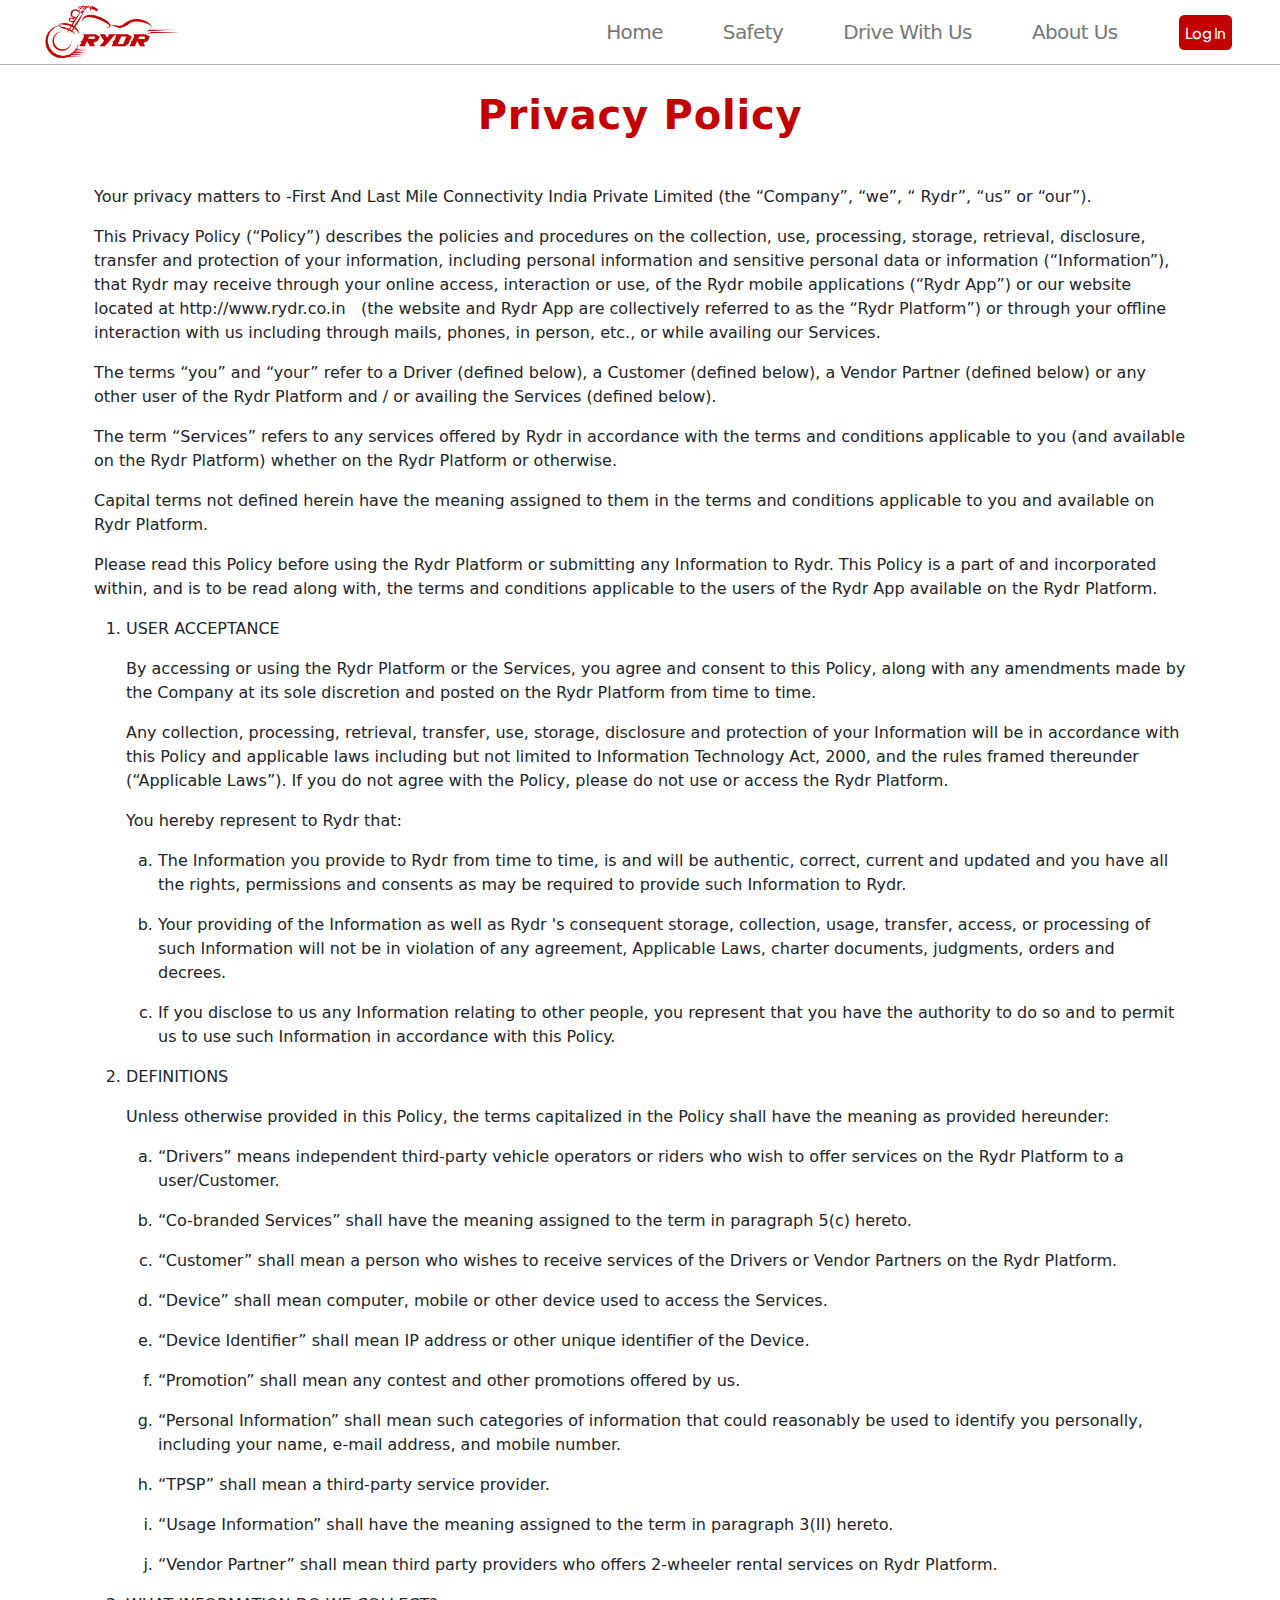
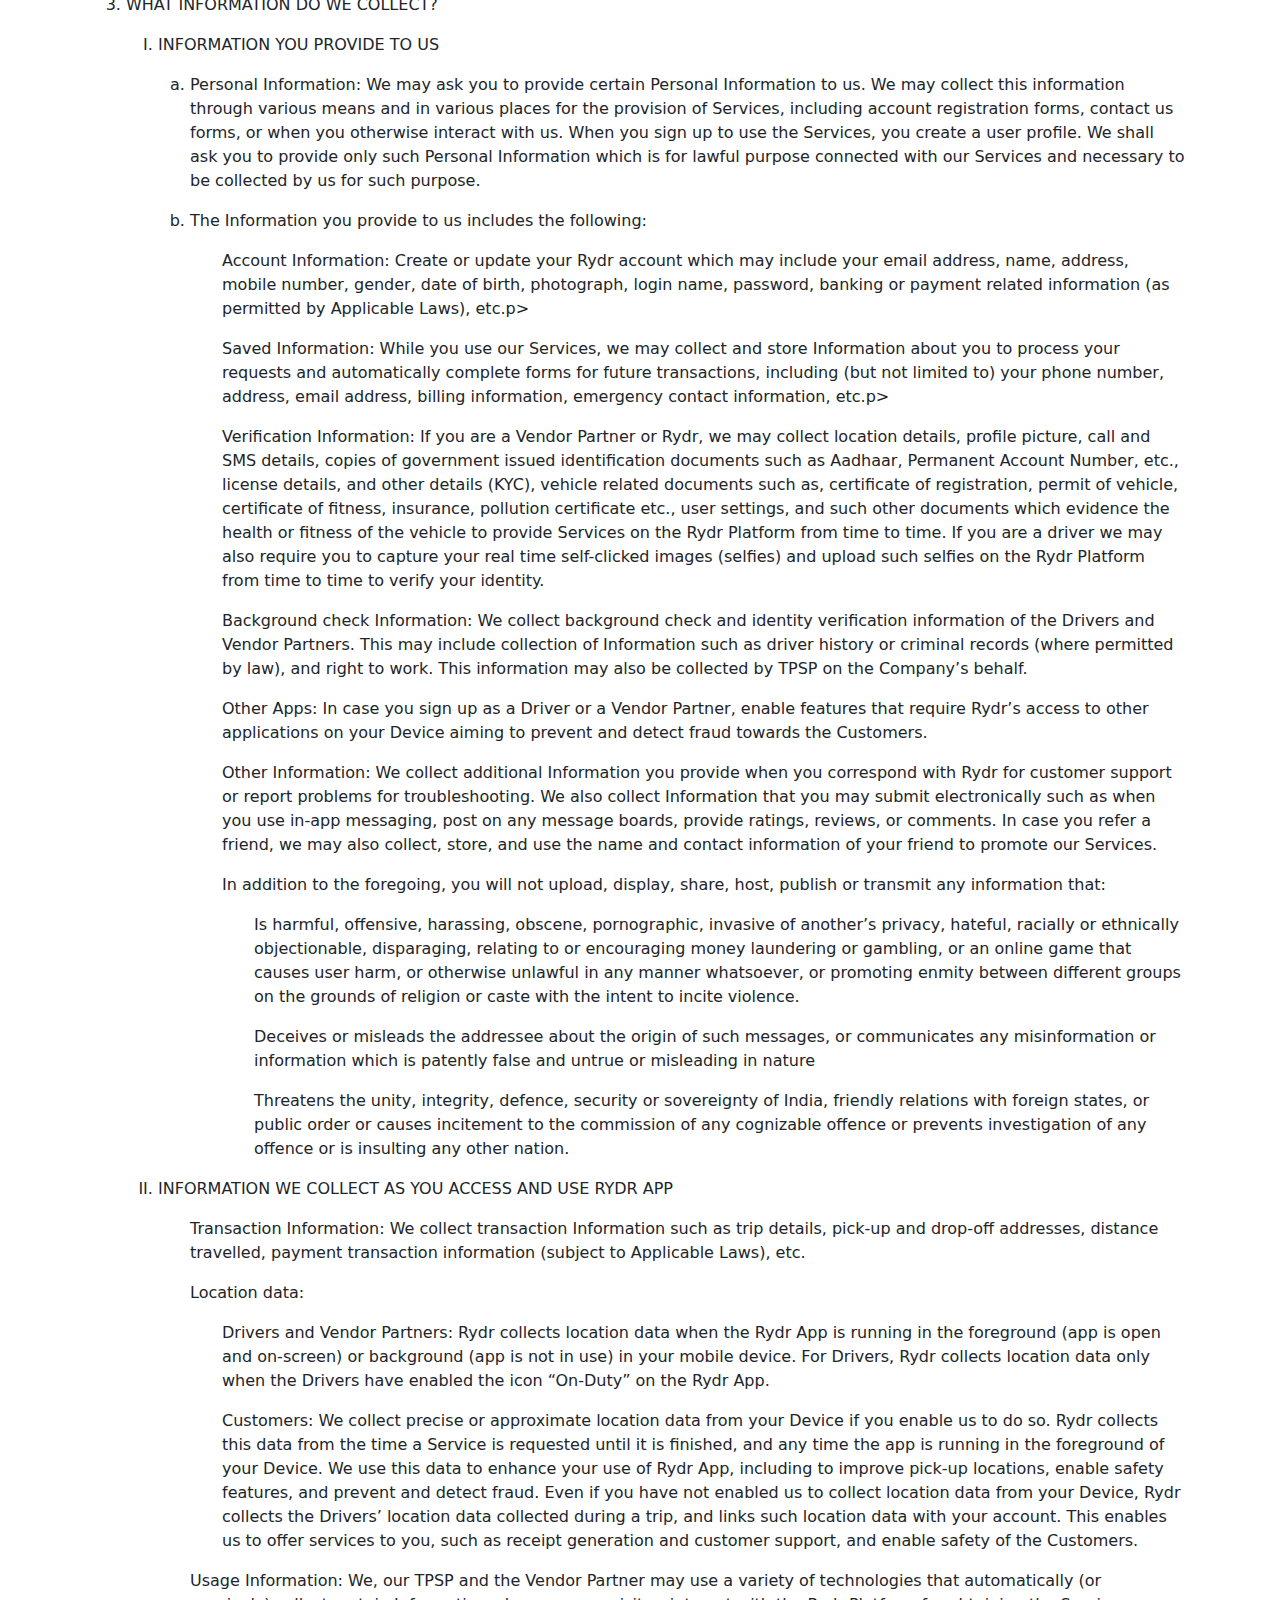
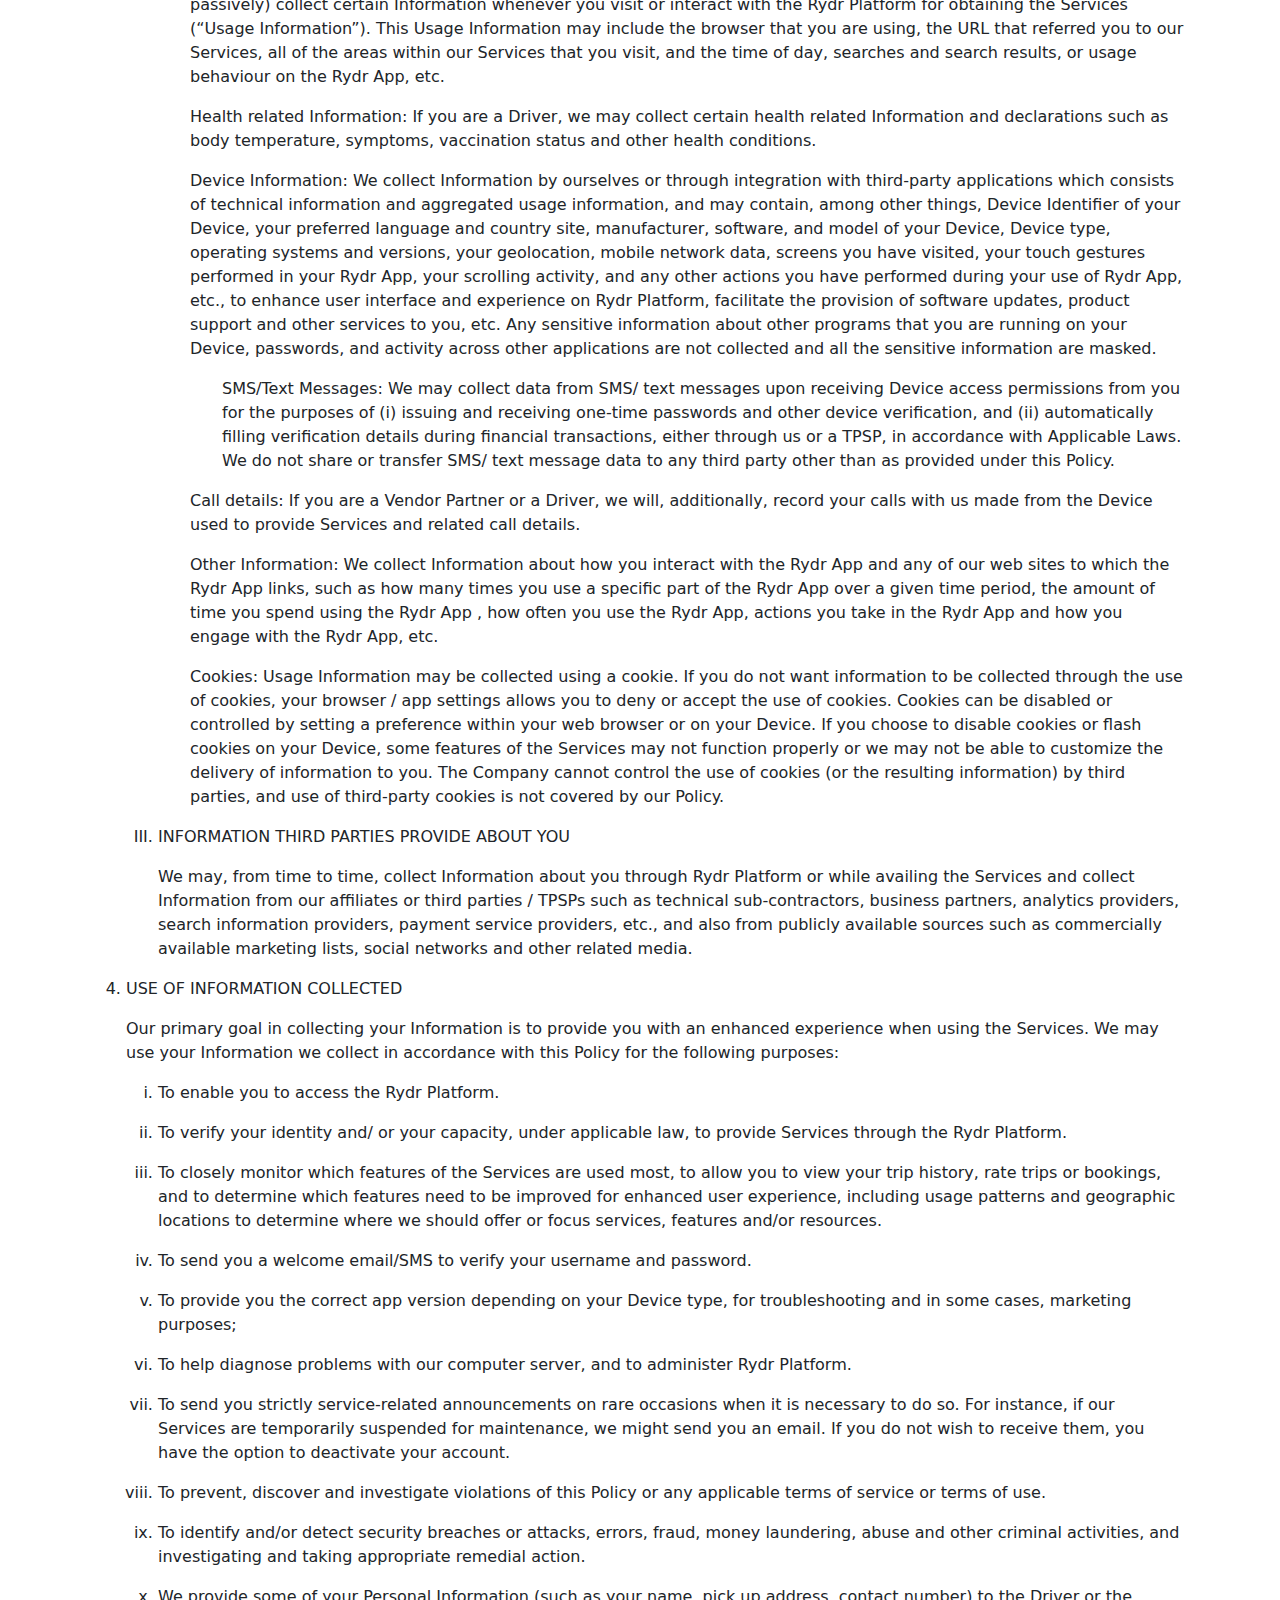
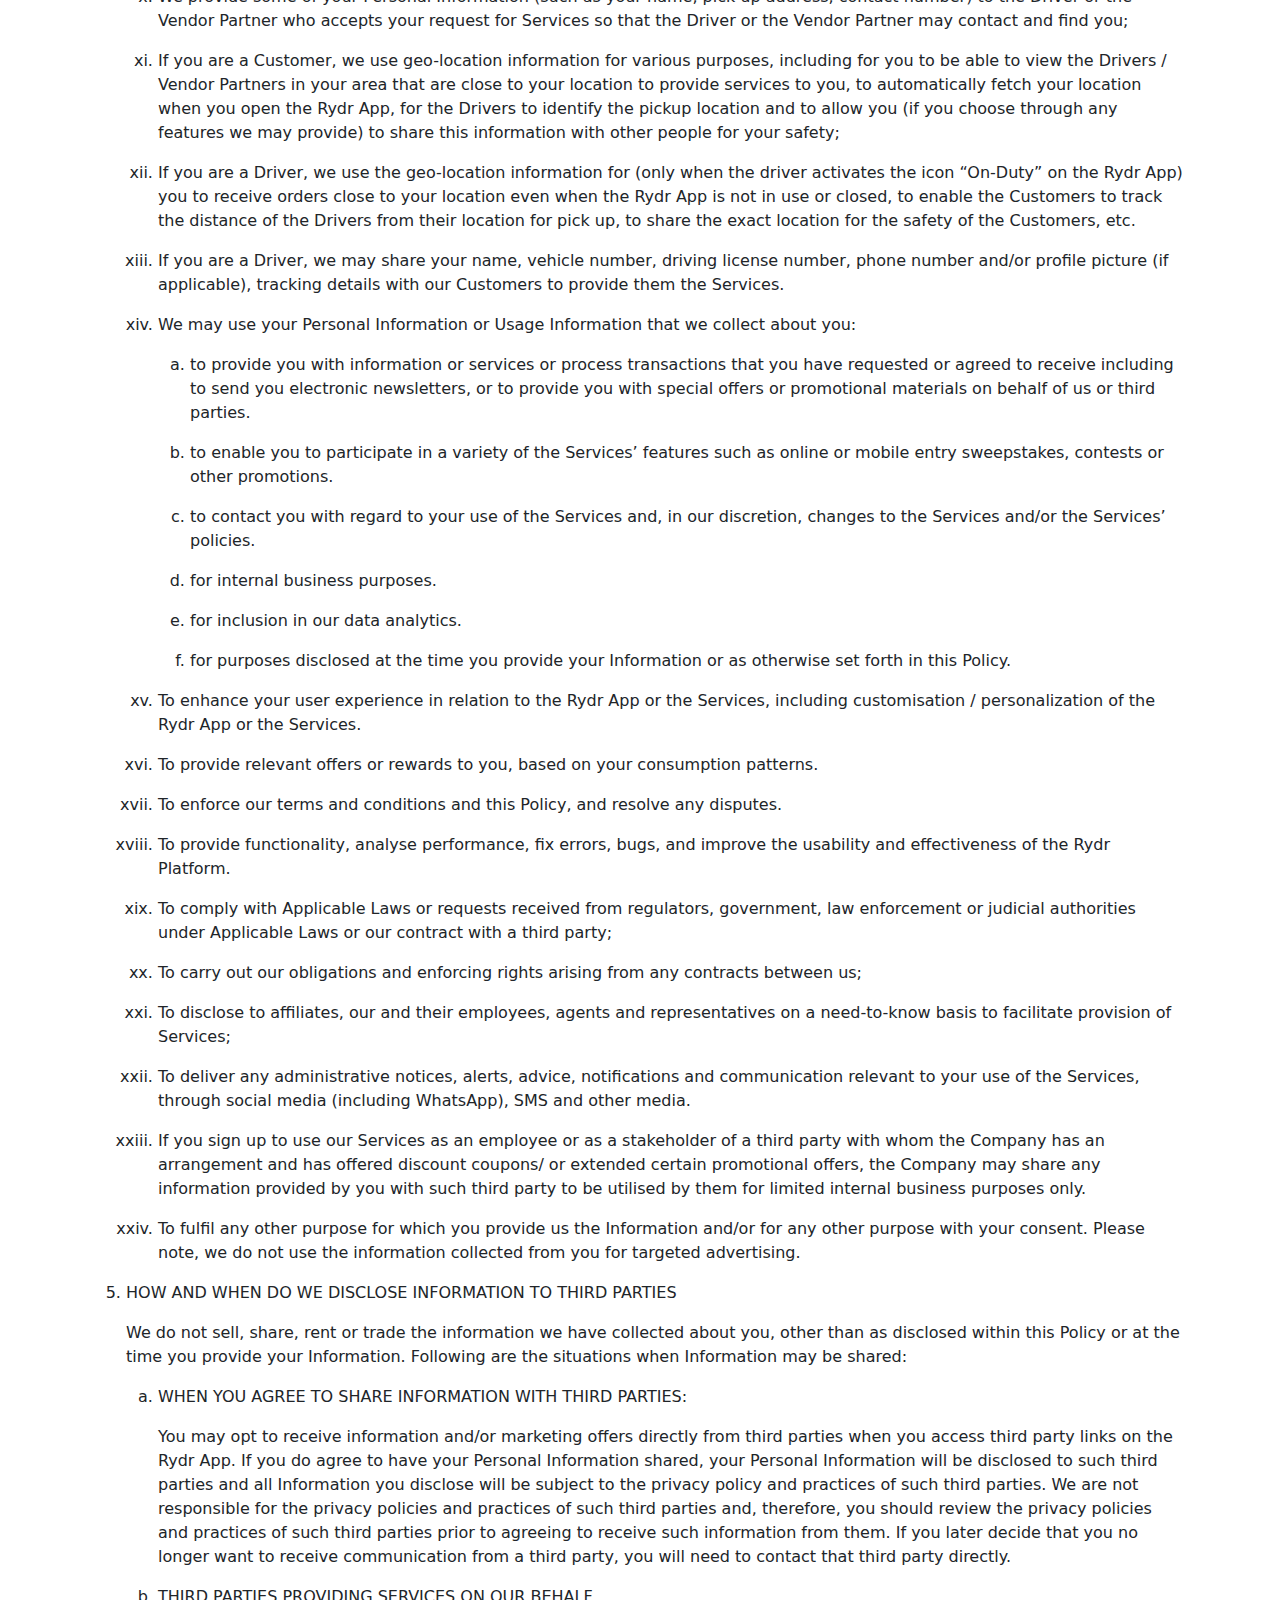
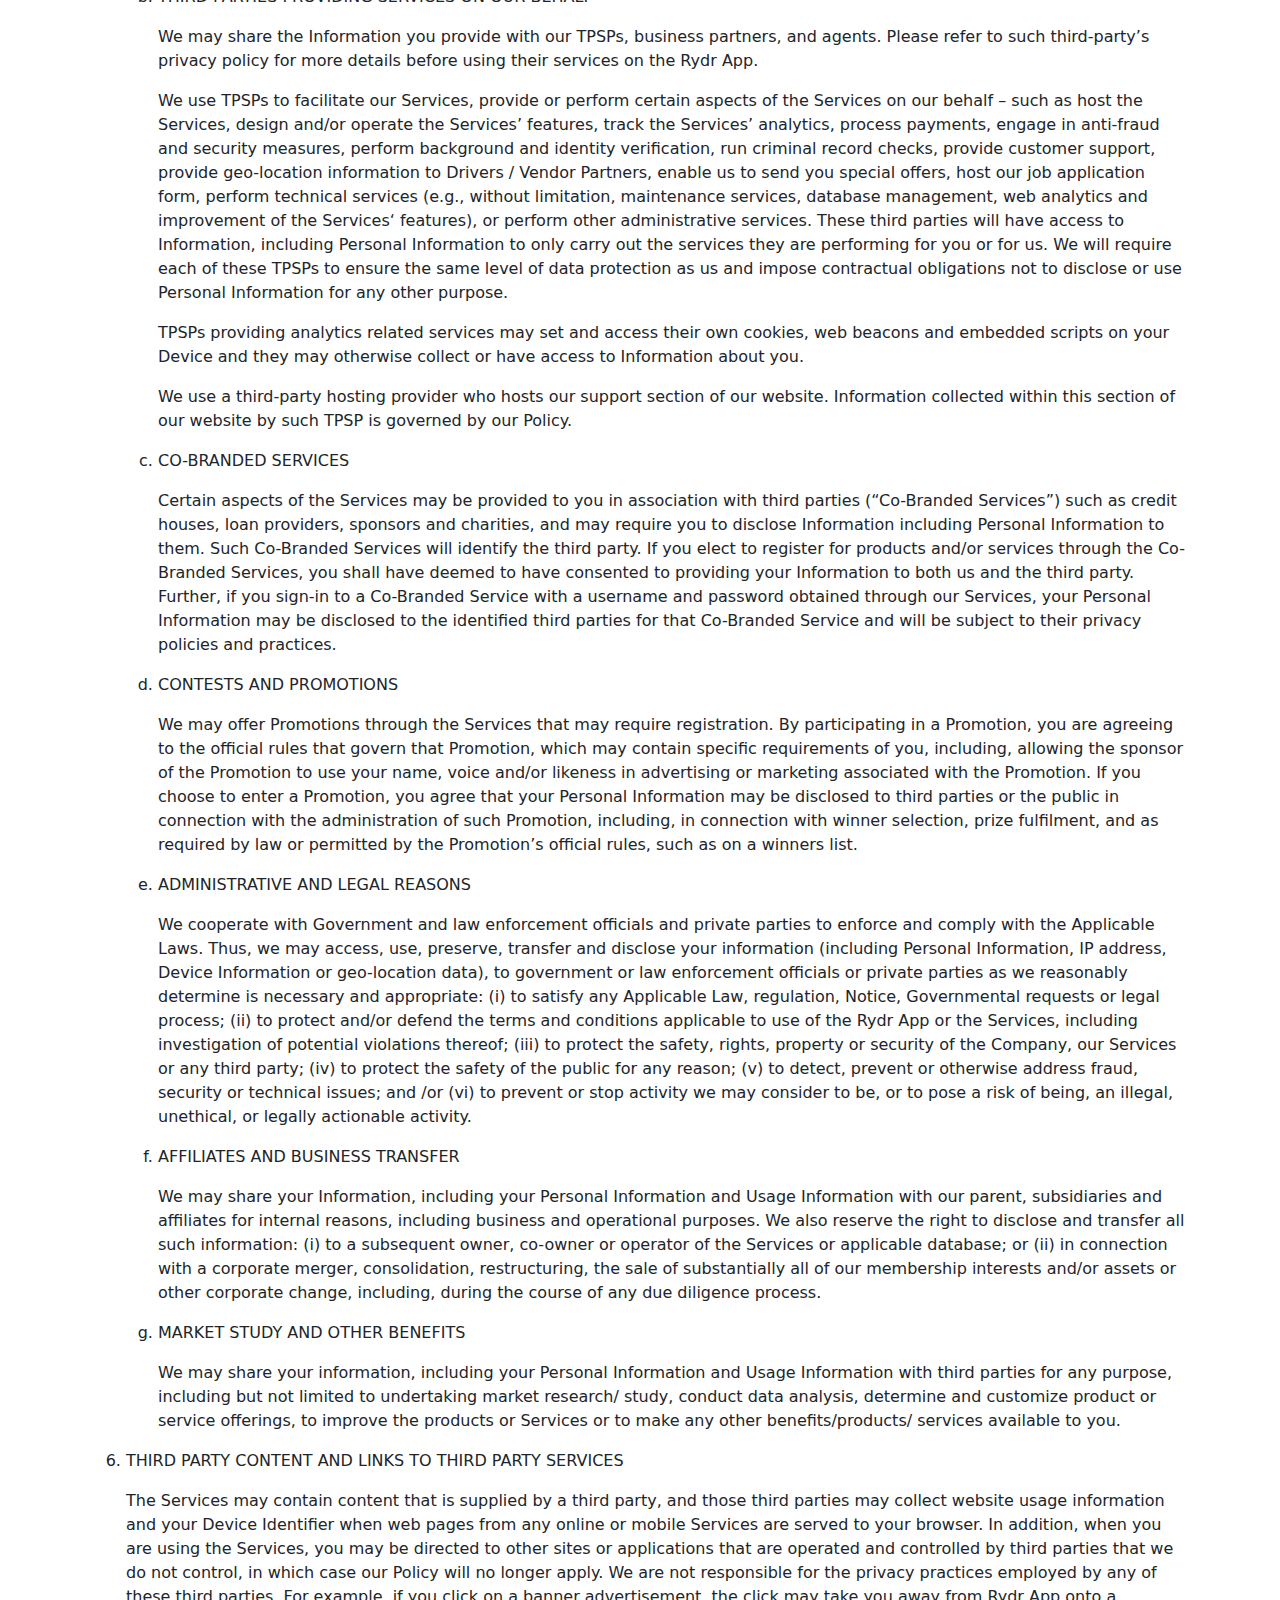
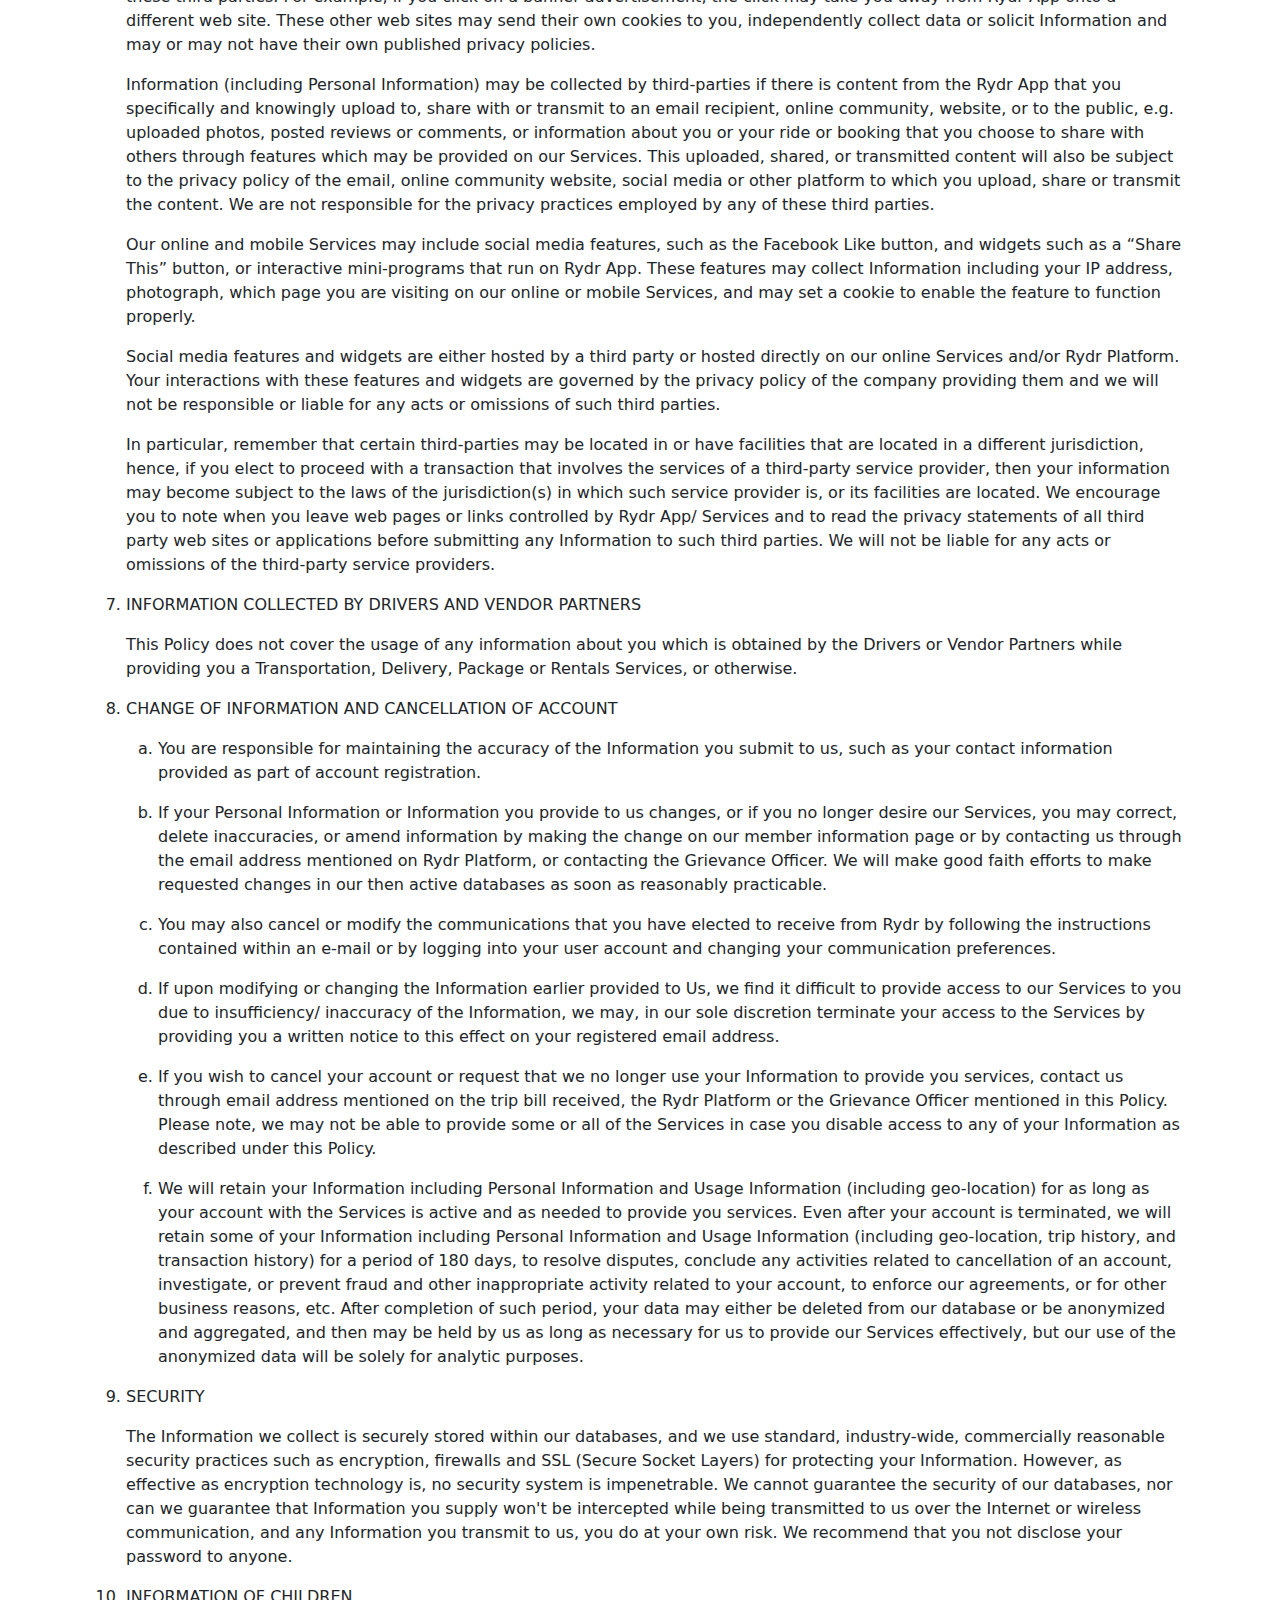
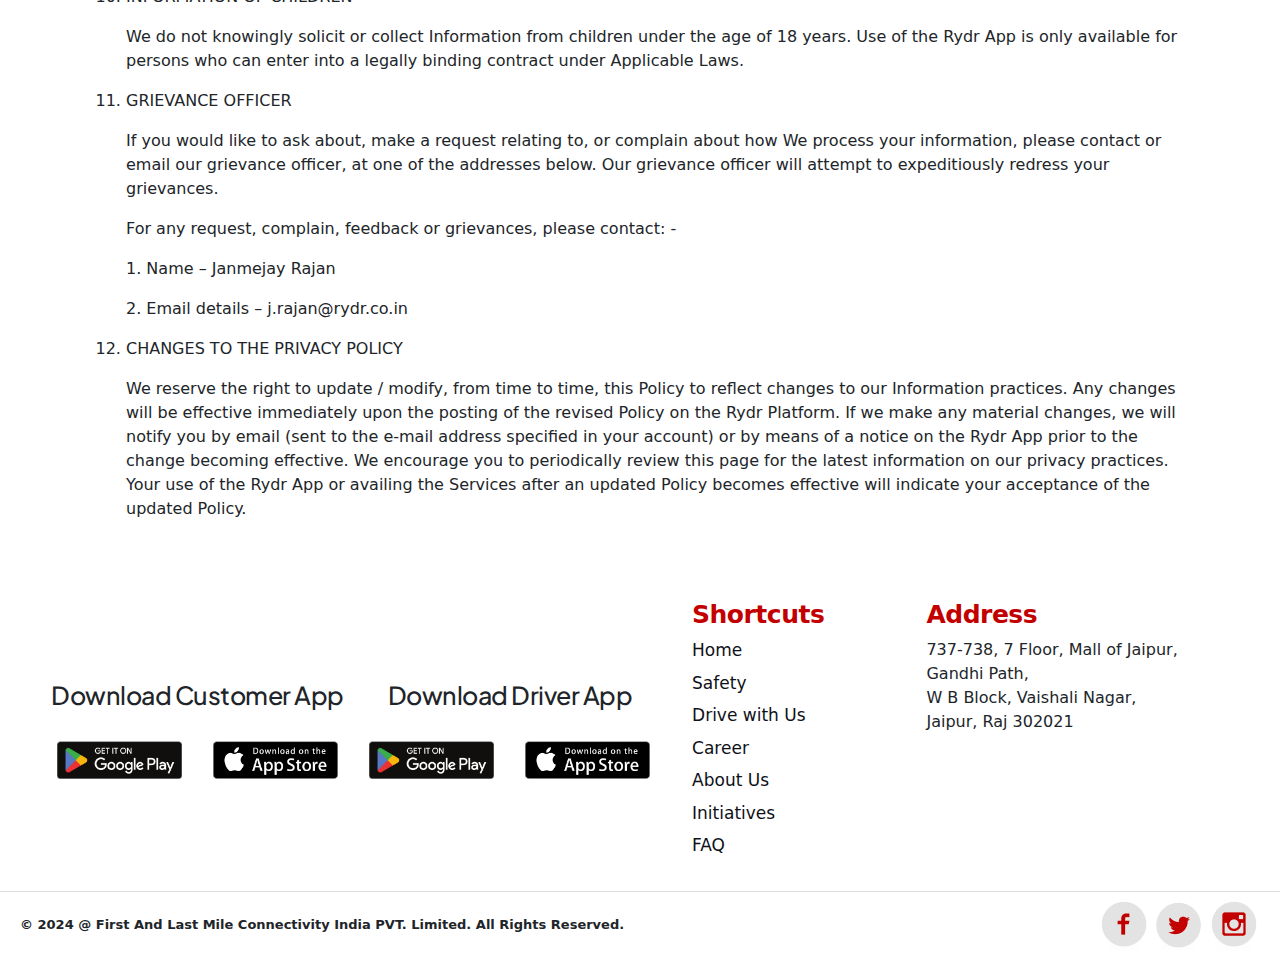
<file: privacy_policy.html>
<!DOCTYPE html>
<html>

<head>
    <meta charset="utf-8" />
    <meta name="viewport" content="initial-scale=1, width=device-width" />

    <!-- <link rel="stylesheet" href="./global.css" /> -->


    <link rel="stylesheet"
        href="https://fonts.googleapis.com/css2?family=Plus Jakarta Sans:wght@400;500;600;700;800&display=swap" />
    <link rel="stylesheet" href="Styles/header.css">
    <link rel="stylesheet" href="Styles/classy-nav.css">

    <link rel="stylesheet" href="Styles/style.css">
    <link rel="stylesheet" href="assets/css/bootstrap.min.css">

    <!-- RESPONSIVE CSS  -->

    <link rel="stylesheet" href="Styles/Responsive/XL.css">
    <link rel="stylesheet" href="Styles/Responsive/L.css">
    <link rel="stylesheet" href="Styles/Responsive/M.css">
    <link rel="stylesheet" href="Styles/Responsive/S.css">

    <script src="JS/jquery.min.js"></script>
</head>

<body>

    <section>
        <header class="header-area">
            <div class="main-header-area">
                <div class="classy-nav-container breakpoint-off">
                    <nav class="classy-navbar justify-content-between" id="uzaNav">
                        <a class="nav-brand" href="index.html"><img src="Images/new-logo.png" alt="Ryder Logo"></a>
                        <div class="classy-navbar-toggler">
                            <span class="navbarToggler"><span></span><span></span><span></span></span>
                        </div>

                        <div class="classy-menu">

                            <div class="classycloseIcon">
                                <div class="cross-wrap"><span class="top"></span><span class="bottom"></span></div>
                            </div>

                            <div class="classynav">
                                <div>
                                    <ul id="nav" class="home-parent">
                                        <li class=" text-decoration-none nav-items"><a href="./index.html">Home</a></li>
                                        <li class=" text-decoration-none nav-items"><a href="safety.html">Safety</a>
                                        </li>
                                        <li class="text-decoration-none nav-items"><a href="drive_with_us.html">Drive
                                                with us</a></li>
                                        <li class=" text-decoration-none nav-items"><a href="about_us.html">About
                                                Us</a></li>
                                        <!-- <li class="text-decoration-none nav-items"><a href="initiatives.html">Our
                                                Initiatives</a></li> -->
                                    </ul>
                                </div>

                                <!-- <div>|</div> -->

                                <div class="login-register-btn mx-3" data-toggle="modal" id="loginButton"
                                    data-target="#customer-login">
                                    <!-- <a href="login.html">
                                            <div class="log-in">Log In</div>
                                        </a> -->
                                </div>
                            </div>
                        </div>
                    </nav>
                </div>
            </div>
        </header>
    </section>

    <section class="mb-5">
        <div class="d-flex justify-content-center  ">
            <h2 class="sub-heading privacy-heading">Privacy Policy</h2>
        </div>

        <div class="rydr-about-us-area  terms_main ">
            <div class="container ">
                <div class="row align-items-center">
                    <div class="col-12 col-lg-12">
                        <div class="mb-80">
                            <p>Your privacy matters to -First And Last Mile Connectivity India Private Limited
                                (the “Company”,
                                “we”, “ Rydr”, “us” or “our”).</p>
                            <p>This Privacy Policy (“Policy”) describes the policies and procedures on the collection,
                                use,
                                processing, storage, retrieval, disclosure, transfer and protection of your information,
                                including personal information and sensitive personal data or information
                                (“Information”),
                                that Rydr may receive through your online access, interaction or use, of the Rydr mobile
                                applications (“Rydr App”) or our website located at http://www.rydr.co.in   (the website
                                and
                                Rydr App are collectively referred to as the “Rydr Platform”) or through your offline
                                interaction with us including through mails, phones, in person, etc., or while availing
                                our
                                Services.</p>
                            <p>The terms “you” and “your” refer to a Driver (defined below), a Customer (defined below),
                                a
                                Vendor Partner (defined below) or any other user of the Rydr Platform and / or availing
                                the
                                Services (defined below).</p>
                            <p>The term “Services” refers to any services offered by Rydr in accordance with the terms
                                and
                                conditions applicable to you (and available on the Rydr Platform) whether on the Rydr
                                Platform or otherwise.
                            </p>
                            <p>Capital terms not defined herein have the meaning assigned to them in the terms and
                                conditions applicable to you and available on Rydr Platform.</p>
                            <p>Please read this Policy before using the Rydr Platform or submitting any Information to
                                Rydr. This Policy is a part of and incorporated within, and is to be read along with,
                                the
                                terms
                                and conditions applicable to the users of the Rydr App available on the Rydr Platform.
                            </p>
                            <ol>
                                <li>
                                    <p>USER ACCEPTANCE</p>
                                    <p>By accessing or using the Rydr Platform or the Services, you agree and consent to
                                        this Policy, along with any amendments made by the Company at its sole
                                        discretion
                                        and posted on the Rydr Platform from time to time.</p>
                                    <p>Any collection, processing, retrieval, transfer, use, storage, disclosure and
                                        protection of your Information will be in accordance with this Policy and
                                        applicable
                                        laws including but not limited to Information Technology Act, 2000, and the
                                        rules
                                        framed thereunder (“Applicable Laws”). If you do not agree with the Policy,
                                        please
                                        do not use or access the Rydr Platform.</p>

                                    <p>You hereby represent to Rydr that:</p>
                                    <ol type="a">
                                        <li>
                                            <p>The Information you provide to Rydr from time to time, is and will be
                                                authentic, correct, current and updated and you have all the rights,
                                                permissions and consents as may be required to provide such Information
                                                to Rydr.</p>
                                        </li>
                                        <li>
                                            <p>Your providing of the Information as well as Rydr &#39;s consequent
                                                storage,
                                                collection, usage, transfer, access, or processing of such Information
                                                will
                                                not
                                                be in violation of any agreement, Applicable Laws, charter documents,
                                                judgments, orders and decrees.</p>
                                        </li>
                                        <li>
                                            <p>If you disclose to us any Information relating to other people, you
                                                represent
                                                that you have the authority to do so and to permit us to use such
                                                Information in accordance with this Policy.</p>
                                        </li>

                                    </ol>
                                </li>

                                <li>
                                    <p>DEFINITIONS</p>
                                    <p>Unless otherwise provided in this Policy, the terms capitalized in the Policy
                                        shall
                                        have the meaning as provided hereunder:</p>
                                    <ol type="a">
                                        <li>
                                            <p>“Drivers” means independent third-party vehicle operators or riders who
                                                wish
                                                to offer services on the Rydr Platform to a user/Customer.</p>
                                        </li>
                                        <li>
                                            <p>“Co-branded Services” shall have the meaning assigned to the term in
                                                paragraph 5(c) hereto.</p>
                                        </li>
                                        <li>
                                            <p>“Customer” shall mean a person who wishes to receive services of the
                                                Drivers
                                                or Vendor Partners on the Rydr Platform.</p>
                                        </li>
                                        <li>
                                            <p>“Device” shall mean computer, mobile or other device used to access the
                                                Services.</p>
                                        </li>
                                        <li>
                                            <p>“Device Identifier” shall mean IP address or other unique identifier of
                                                the
                                                Device.</p>
                                        </li>
                                        <li>
                                            <p>“Promotion” shall mean any contest and other promotions offered by us.
                                            </p>
                                        </li>
                                        <li>
                                            <p>“Personal Information” shall mean such categories of information that
                                                could
                                                reasonably be used to identify you personally, including your name,
                                                e-mail
                                                address, and mobile number.</p>
                                        </li>
                                        <li>
                                            <p>“TPSP” shall mean a third-party service provider.
                                            </p>
                                        </li>
                                        <li>
                                            <p>“Usage Information” shall have the meaning assigned to the term in
                                                paragraph 3(II) hereto.</p>
                                        </li>
                                        <li>
                                            <p>“Vendor Partner” shall mean third party providers who offers 2-wheeler
                                                rental services on Rydr Platform.</p>
                                        </li>

                                    </ol>
                                </li>


                                <li>
                                    <p>WHAT INFORMATION DO WE COLLECT?</p>
                                </li>

                                <ol type="I">
                                    <li>
                                        <p>INFORMATION YOU PROVIDE TO US</p>

                                        <ol type="a">
                                            <li>
                                                <p>Personal Information: We may ask you to provide certain Personal
                                                    Information to us. We may collect this information through various
                                                    means and in various places for the provision of Services, including
                                                    account registration forms, contact us forms, or when you otherwise
                                                    interact with us. When you sign up to use the Services, you create a
                                                    user profile. We shall ask you to provide only such Personal
                                                    Information which is for lawful purpose connected with our Services
                                                    and necessary to be collected by us for such purpose.</p>
                                            </li>

                                            <li>
                                                <p>The Information you provide to us includes the following:</p>
                                                <ul>
                                                    <li>
                                                        <p>Account Information: Create or update your Rydr account
                                                            which may include your email address, name, address, mobile
                                                            number, gender, date of birth, photograph, login name,
                                                            password, banking or payment related information (as
                                                            permitted by Applicable Laws), etc.p>
                                                    </li>
                                                    <li>
                                                        <p>Saved Information: While you use our Services, we may collect
                                                            and store Information about you to process your requests
                                                            and automatically complete forms for future transactions,
                                                            including (but not limited to) your phone number, address,
                                                            email address, billing information, emergency contact
                                                            information, etc.p>
                                                    </li>
                                                    <li>
                                                        <p>Verification Information: If you are a Vendor Partner or
                                                            Rydr,
                                                            we may collect location details, profile picture, call and
                                                            SMS
                                                            details, copies of government issued identification
                                                            documents
                                                            such as Aadhaar, Permanent Account Number, etc., license
                                                            details, and other details (KYC), vehicle related documents
                                                            such as, certificate of registration, permit of vehicle,
                                                            certificate
                                                            of fitness, insurance, pollution certificate etc., user
                                                            settings,
                                                            and such other documents which evidence the health or
                                                            fitness of the vehicle to provide Services on the Rydr
                                                            Platform
                                                            from time to time. If you are a driver we may also require
                                                            you
                                                            to capture your real time self-clicked images (selfies) and
                                                            upload such selfies on the Rydr Platform from time to time
                                                            to
                                                            verify your identity.</p>
                                                    </li>
                                                    <li>
                                                        <p>Background check Information: We collect background check
                                                            and identity verification information of the Drivers and
                                                            Vendor
                                                            Partners. This may include collection of Information such as
                                                            driver history or criminal records (where permitted by law),
                                                            and right to work. This information may also be collected by
                                                            TPSP on the Company’s behalf.
                                                        <p>
                                                    </li>
                                                    <li>
                                                        <p>
                                                            Other Apps: In case you sign up as a Driver or a Vendor
                                                            Partner, enable features that require Rydr’s access to other
                                                            applications on your Device aiming to prevent and detect
                                                            fraud towards the Customers.
                                                        </p>
                                                    </li>

                                                    <li>
                                                        <p>
                                                            Other Information: We collect additional Information you
                                                            provide when you correspond with Rydr for customer support
                                                            or report problems for troubleshooting. We also collect
                                                            Information that you may submit electronically such as when
                                                            you use in-app messaging, post on any message boards,
                                                            provide ratings, reviews, or comments. In case you refer a
                                                            friend, we may also collect, store, and use the name and
                                                            contact information of your friend to promote our Services.
                                                        </p>
                                                    </li>
                                                    <li>
                                                        <p>
                                                            In addition to the foregoing, you will not upload, display,
                                                            share, host, publish or transmit any information that:
                                                        </p>

                                                        <ul>
                                                            <li>
                                                                <p>
                                                                    Is harmful, offensive, harassing, obscene,
                                                                    pornographic, invasive of another’s privacy,
                                                                    hateful,
                                                                    racially or ethnically objectionable, disparaging,
                                                                    relating to or encouraging money laundering or
                                                                    gambling, or an online game that causes user harm,
                                                                    or otherwise unlawful in any manner whatsoever, or

                                                                    promoting enmity between different groups on the
                                                                    grounds of religion or caste with the intent to
                                                                    incite
                                                                    violence.
                                                                </p>
                                                            </li>
                                                            <li>
                                                                <p>
                                                                    Deceives or misleads the addressee about the origin
                                                                    of
                                                                    such messages, or communicates any misinformation
                                                                    or information which is patently false and untrue or
                                                                    misleading in nature
                                                                </p>
                                                            </li>
                                                            <li>
                                                                <p>
                                                                    Threatens the unity, integrity, defence, security or
                                                                    sovereignty of India, friendly relations with
                                                                    foreign
                                                                    states, or public order or causes incitement to the
                                                                    commission of any cognizable offence or prevents
                                                                    investigation of any offence or is insulting any
                                                                    other
                                                                    nation.
                                                                </p>
                                                            </li>

                                                        </ul>
                                                    </li>

                                            </li>

                                        </ol>
                                    </li>

                                    <li>
                                        <p>
                                            INFORMATION WE COLLECT AS YOU ACCESS AND USE RYDR APP
                                        </p>

                                        <ul>
                                            <li>
                                                <p>
                                                    Transaction Information: We collect transaction Information such as
                                                    trip details, pick-up and drop-off addresses, distance travelled,
                                                    payment transaction information (subject to Applicable Laws), etc.
                                                </p>
                                            </li>

                                            <li>
                                                <p>
                                                    Location data:
                                                </p>
                                                <ul>
                                                    <li>
                                                        <p>Drivers and Vendor Partners: Rydr collects location data when
                                                            the Rydr App is running in the foreground (app is open and
                                                            on-screen) or background (app is not in use) in your mobile
                                                            device. For Drivers, Rydr collects location data only when
                                                            the
                                                            Drivers have enabled the icon “On-Duty” on the Rydr App.</p>
                                                    </li>
                                                    <li>
                                                        <p>Customers: We collect precise or approximate location data
                                                            from your Device if you enable us to do so. Rydr collects
                                                            this
                                                            data from the time a Service is requested until it is
                                                            finished,
                                                            and any time the app is running in the foreground of your
                                                            Device. We use this data to enhance your use of Rydr App,
                                                            including to improve pick-up locations, enable safety
                                                            features,
                                                            and prevent and detect fraud. Even if you have not enabled
                                                            us
                                                            to collect location data from your Device, Rydr collects the
                                                            Drivers’ location data collected during a trip, and links
                                                            such
                                                            location data with your account. This enables us to offer
                                                            services to you, such as receipt generation and customer
                                                            support, and enable safety of the Customers.</p>
                                                    </li>

                                                </ul>

                                            </li>

                                            <li>
                                                <p>Usage Information: We, our TPSP and the Vendor Partner may use a
                                                    variety of technologies that automatically (or passively) collect
                                                    certain
                                                    Information whenever you visit or interact with the Rydr Platform
                                                    for
                                                    obtaining the Services (“Usage Information”). This Usage
                                                    Information may include the browser that you are using, the URL
                                                    that referred you to our Services, all of the areas within our
                                                    Services
                                                    that you visit, and the time of day, searches and search results, or
                                                    usage behaviour on the Rydr App, etc.</p>
                                            </li>

                                            <li>
                                                <p>
                                                    Health related Information: If you are a Driver, we may collect
                                                    certain
                                                    health related Information and declarations such as body
                                                    temperature, symptoms, vaccination status and other health
                                                    conditions.
                                                </p>
                                            </li>
                                            <li>
                                                <p>
                                                    Device Information: We collect Information by ourselves or through
                                                    integration with third-party applications which consists of
                                                    technical
                                                    information and aggregated usage information, and may contain,
                                                    among other things, Device Identifier of your Device, your preferred
                                                    language and country site, manufacturer, software, and model of
                                                    your Device, Device type, operating systems and versions, your
                                                    geolocation, mobile network data, screens you have visited, your
                                                    touch gestures performed in your Rydr App, your scrolling activity,
                                                    and any other actions you have performed during your use of Rydr
                                                    App, etc., to enhance user interface and experience on Rydr
                                                    Platform,
                                                    facilitate the provision of software updates, product support and
                                                    other services to you, etc. Any sensitive information about other
                                                    programs that you are running on your Device, passwords, and
                                                    activity across other applications are not collected and all the
                                                    sensitive information are masked.
                                                </p>

                                                <ul>
                                                    <li>
                                                        <p>
                                                            SMS/Text Messages: We may collect data from SMS/ text
                                                            messages upon receiving Device access permissions from you
                                                            for the purposes of (i) issuing and receiving one-time
                                                            passwords and other device verification, and (ii)
                                                            automatically
                                                            filling verification details during financial transactions,
                                                            either
                                                            through us or a TPSP, in accordance with Applicable Laws. We
                                                            do not share or transfer SMS/ text message data to any third
                                                            party other than as provided under this Policy.
                                                        </p>
                                                    </li>
                                                </ul>
                                            </li>

                                            <li>
                                                <p>
                                                    Call details: If you are a Vendor Partner or a Driver, we will,
                                                    additionally, record your calls with us made from the Device used to
                                                    provide Services and related call details.
                                                </p>
                                            </li>

                                            <li>
                                                <p>
                                                    Other Information: We collect Information about how you interact
                                                    with the Rydr App and any of our web sites to which the Rydr App
                                                    links, such as how many times you use a specific part of the Rydr
                                                    App
                                                    over a given time period, the amount of time you spend using the
                                                    Rydr App , how often you use the Rydr App, actions you take in the
                                                    Rydr App and how you engage with the Rydr App, etc.
                                                </p>
                                            </li>

                                            <li>
                                                <p>
                                                    Cookies: Usage Information may be collected using a cookie. If you
                                                    do not want information to be collected through the use of cookies,
                                                    your browser / app settings allows you to deny or accept the use of
                                                    cookies. Cookies can be disabled or controlled by setting a
                                                    preference within your web browser or on your Device. If you choose
                                                    to disable cookies or flash cookies on your Device, some features of
                                                    the Services may not function properly or we may not be able to
                                                    customize the delivery of information to you. The Company cannot
                                                    control the use of cookies (or the resulting information) by third
                                                    parties, and use of third-party cookies is not covered by our
                                                    Policy.
                                                </p>
                                            </li>


                                        </ul>

                                    </li>



                                    <li>
                                        <p>INFORMATION THIRD PARTIES PROVIDE ABOUT YOU</p>
                                        <p>
                                            We may, from time to time, collect Information about you through Rydr
                                            Platform or while availing the Services and collect Information from our
                                            affiliates or third parties / TPSPs such as technical sub-contractors,
                                            business
                                            partners, analytics providers, search information providers, payment service

                                            providers, etc., and also from publicly available sources such as
                                            commercially available marketing lists, social networks and other related
                                            media.
                                        </p>
                                    </li>

                                </ol>

                                <li>
                                    <p>USE OF INFORMATION COLLECTED</p>

                                    <p>Our primary goal in collecting your Information is to provide you with an
                                        enhanced
                                        experience when using the Services. We may use your Information we collect in
                                        accordance with this Policy for the following purposes:</p>

                                    <ol type="i">
                                        <li>
                                            <p>To enable you to access the Rydr Platform.</p>
                                        </li>

                                        <li>
                                            <p>
                                                To verify your identity and/ or your capacity, under applicable law, to
                                                provide
                                                Services through the Rydr Platform.
                                            </p>
                                        </li>

                                        <li>
                                            <p>
                                                To closely monitor which features of the Services are used most, to
                                                allow
                                                you
                                                to view your trip history, rate trips or bookings, and to determine
                                                which
                                                features need to be improved for enhanced user experience, including
                                                usage patterns and geographic locations to determine where we should
                                                offer or focus services, features and/or resources.
                                            </p>
                                        </li>

                                        <li>
                                            <p>
                                                To send you a welcome email/SMS to verify your username and password.
                                            </p>
                                        </li>

                                        <li>
                                            <p>
                                                To provide you the correct app version depending on your Device type,
                                                for
                                                troubleshooting and in some cases, marketing purposes;
                                            </p>
                                        </li>
                                        <li>
                                            <p>
                                                To help diagnose problems with our computer server, and to administer
                                                Rydr
                                                Platform.
                                            </p>
                                        </li>

                                        <li>
                                            <p>
                                                To send you strictly service-related announcements on rare occasions
                                                when
                                                it is necessary to do so. For instance, if our Services are temporarily
                                                suspended for maintenance, we might send you an email. If you do not
                                                wish
                                                to receive them, you have the option to deactivate your account.
                                            </p>
                                        </li>

                                        <li>
                                            <p>
                                                To prevent, discover and investigate violations of this Policy or any
                                                applicable terms of service or terms of use.
                                            </p>
                                        </li>

                                        <li>
                                            <p>
                                                To identify and/or detect security breaches or attacks, errors, fraud,
                                                money
                                                laundering, abuse and other criminal activities, and investigating and
                                                taking
                                                appropriate remedial action.
                                            </p>
                                        </li>

                                        <li>
                                            <p>
                                                We provide some of your Personal Information (such as your name, pick up
                                                address, contact number) to the Driver or the Vendor Partner who accepts
                                                your request for Services so that the Driver or the Vendor Partner may
                                                contact and find you;
                                            </p>
                                        </li>

                                        <li>
                                            <p>
                                                If you are a Customer, we use geo-location information for various
                                                purposes, including for you to be able to view the Drivers / Vendor
                                                Partners
                                                in
                                                your area that are close to your location to provide services to you, to
                                                automatically fetch your location when you open the Rydr App, for the
                                                Drivers
                                                to identify the pickup location and to allow you (if you choose through
                                                any
                                                features we may provide) to share this information with other people for
                                                your safety;
                                            </p>
                                        </li>

                                        <li>
                                            <p>
                                                If you are a Driver, we use the geo-location information for (only when
                                                the
                                                driver activates the icon “On-Duty” on the Rydr App) you to receive
                                                orders
                                                close to your location even when the Rydr App is not in use or closed,
                                                to
                                                enable the Customers to track the distance of the Drivers from their
                                                location
                                                for pick up, to share the exact location for the safety of the
                                                Customers,
                                                etc.
                                            </p>
                                        </li>
                                        <li>
                                            <p>
                                                If you are a Driver, we may share your name, vehicle number, driving
                                                license
                                                number, phone number and/or profile picture (if applicable), tracking
                                                details
                                                with our Customers to provide them the Services.
                                            </p>
                                        </li>

                                        <li>
                                            <p>
                                                We may use your Personal Information or Usage Information that we
                                                collect
                                                about you:
                                            </p>

                                            <ol type="a">
                                                <li>
                                                    <p>
                                                        to provide you with information or services or process
                                                        transactions that you have requested or agreed to receive
                                                        including
                                                        to send
                                                        you electronic newsletters, or to provide you with special
                                                        offers or
                                                        promotional materials on behalf of us or third parties.
                                                    </p>
                                                </li>

                                                <li>
                                                    <p>
                                                        to enable you to
                                                        participate in a variety of the Services’ features such as
                                                        online or
                                                        mobile
                                                        entry sweepstakes, contests or other promotions.
                                                    </p>
                                                </li>

                                                <li>
                                                    <p>
                                                        to contact you with
                                                        regard to your use of the Services and, in our discretion,
                                                        changes
                                                        to the
                                                        Services and/or the Services’ policies.
                                                    </p>
                                                </li>

                                                <li>
                                                    <p>
                                                        for internal business purposes.
                                                    </p>
                                                </li>

                                                <li>
                                                    <p>
                                                        for inclusion in our data analytics.
                                                    </p>
                                                </li>
                                                <li>
                                                    <p>
                                                        for purposes disclosed at the time
                                                        you provide your Information or as otherwise set forth in this
                                                        Policy.
                                                    </p>
                                                </li>

                                            </ol>
                                        </li>

                                        <li>
                                            <p>
                                                To enhance your user experience in relation to the Rydr App or the
                                                Services,
                                                including customisation / personalization of the Rydr App or the
                                                Services.
                                            </p>
                                        </li>

                                        <li>
                                            <p>
                                                To provide relevant offers or rewards to you, based on your consumption
                                                patterns.
                                            </p>
                                        </li>

                                        <li>
                                            <p>
                                                To enforce our terms and conditions and this Policy, and resolve any
                                                disputes.
                                            </p>
                                        </li>

                                        <li>
                                            <p>
                                                To provide functionality, analyse performance, fix errors, bugs, and
                                                improve the usability and effectiveness of the Rydr Platform.
                                            </p>
                                        </li>

                                        <li>
                                            <p>
                                                To comply with Applicable Laws or requests received from regulators,
                                                government, law enforcement or judicial authorities under Applicable
                                                Laws
                                                or our contract with a third party;
                                            </p>
                                        </li>

                                        <li>
                                            <p>
                                                To carry out our obligations and enforcing rights arising from any
                                                contracts
                                                between us;
                                            </p>
                                        </li>

                                        <li>
                                            <p>
                                                To disclose to affiliates, our and their employees, agents and
                                                representatives
                                                on a need-to-know basis to facilitate provision of Services;
                                            </p>
                                        </li>

                                        <li>
                                            <p>
                                                To deliver any administrative notices, alerts, advice, notifications and
                                                communication relevant to your use of the Services, through social media
                                                (including WhatsApp), SMS and other media.
                                            </p>
                                        </li>

                                        <li>
                                            <p>
                                                If you sign up to use our Services as an employee or as a stakeholder
                                                of a third party with whom the Company has an arrangement and has
                                                offered discount coupons/ or extended certain promotional offers, the
                                                Company may share any information provided by you with such third party
                                                to be utilised by them for limited internal business purposes only.
                                            </p>
                                        </li>

                                        <li>
                                            <p>
                                                To fulfil any other purpose for which you provide us the Information
                                                and/or for any other purpose with your consent. Please note, we do not
                                                use
                                                the information collected from you for targeted advertising.
                                            </p>
                                        </li>

                                    </ol>
                                </li>


                                <li>
                                    <p>
                                        HOW AND WHEN DO WE DISCLOSE INFORMATION TO THIRD PARTIES
                                    </p>

                                    <p>
                                        We do not sell, share, rent or trade the information we have collected about
                                        you,
                                        other than as disclosed within this Policy or at the time you provide your
                                        Information. Following are the situations when Information may be shared:
                                    </p>

                                    <ol type="a">
                                        <li>
                                            <p>WHEN YOU AGREE TO SHARE INFORMATION WITH THIRD PARTIES:</p>
                                            <p>You may opt to receive information and/or marketing offers directly from
                                                third parties when you access third party links on the Rydr App. If you
                                                do
                                                agree to have your Personal Information shared, your Personal
                                                Information
                                                will be disclosed to such third parties and all Information you disclose
                                                will be
                                                subject to the privacy policy and practices of such third parties. We
                                                are
                                                not
                                                responsible for the privacy policies and practices of such third parties
                                                and,
                                                therefore, you should review the privacy policies and practices of such
                                                third
                                                parties prior to agreeing to receive such information from them. If you
                                                later
                                                decide that you no longer want to receive communication from a third
                                                party,
                                                you will need to contact that third party directly.</p>

                                        </li>

                                        <li>
                                            <p>
                                                THIRD PARTIES PROVIDING SERVICES ON OUR BEHALF
                                            </p>
                                            <p>
                                                We may share the Information you provide with our TPSPs, business
                                                partners, and agents. Please refer to such third-party’s privacy policy
                                                for
                                                more details before using their services on the Rydr App.
                                            </p>
                                            <p>
                                                We use TPSPs to facilitate our Services, provide or perform certain
                                                aspects
                                                of
                                                the Services on our behalf – such as host the Services, design and/or
                                                operate
                                                the Services’ features, track the Services’ analytics, process payments,
                                                engage in anti-fraud and security measures, perform background and
                                                identity verification, run criminal record checks, provide customer
                                                support,
                                                provide geo-location information to Drivers / Vendor Partners, enable us
                                                to
                                                send you special offers, host our job application form, perform
                                                technical
                                                services (e.g., without limitation, maintenance services, database
                                                management, web analytics and improvement of the Services‘ features), or
                                                perform other administrative services. These third parties will have
                                                access
                                                to
                                                Information, including Personal Information to only carry out the
                                                services
                                                they are performing for you or for us. We will require each of these
                                                TPSPs
                                                to
                                                ensure the same level of data protection as us and impose contractual
                                                obligations not to disclose or use Personal Information for any other
                                                purpose.
                                            </p>
                                            <p>
                                                TPSPs providing analytics related services may set and access their own
                                                cookies, web beacons and embedded scripts on your Device and they may
                                                otherwise collect or have access to Information about you.
                                            </p>

                                            <p>
                                                We use a third-party hosting provider who hosts our support section of
                                                our
                                                website. Information collected within this section of our website by
                                                such
                                                TPSP is governed by our Policy.
                                            </p>
                                        </li>

                                        <li>
                                            <p>
                                                CO-BRANDED SERVICES
                                            </p>
                                            <p>
                                                Certain aspects of the Services may be provided to you in association
                                                with
                                                third parties (“Co-Branded Services”) such as credit houses, loan
                                                providers,
                                                sponsors and charities, and may require you to disclose Information
                                                including Personal Information to them. Such Co-Branded Services will
                                                identify the third party. If you elect to register for products and/or
                                                services
                                                through the Co-Branded Services, you shall have deemed to have consented
                                                to providing your Information to both us and the third party. Further,
                                                if
                                                you
                                                sign-in to a Co-Branded Service with a username and password obtained
                                                through our Services, your Personal Information may be disclosed to the
                                                identified third parties for that Co-Branded Service and will be subject
                                                to
                                                their privacy policies and practices.
                                            </p>
                                        </li>

                                        <li>
                                            <p>
                                                CONTESTS AND PROMOTIONS
                                            </p>
                                            <p>
                                                We may offer Promotions through the Services that may require
                                                registration. By participating in a Promotion, you are agreeing to the
                                                official
                                                rules that govern that Promotion, which may contain specific
                                                requirements
                                                of you, including, allowing the sponsor of the Promotion to use your
                                                name,
                                                voice and/or likeness in advertising or marketing associated with the
                                                Promotion. If you choose to enter a Promotion, you agree that your
                                                Personal
                                                Information may be disclosed to third parties or the public in
                                                connection
                                                with the administration of such Promotion, including, in connection with
                                                winner selection, prize fulfilment, and as required by law or permitted
                                                by
                                                the
                                                Promotion’s official rules, such as on a winners list.
                                            </p>
                                        </li>

                                        <li>
                                            <p>
                                                ADMINISTRATIVE AND LEGAL REASONS
                                            </p>
                                            <p>
                                                We cooperate with Government and law enforcement officials and private
                                                parties to enforce and comply with the Applicable Laws. Thus, we may
                                                access, use, preserve, transfer and disclose your information (including
                                                Personal Information, IP address, Device Information or geo-location
                                                data),
                                                to government or law enforcement officials or private parties as we
                                                reasonably determine is necessary and appropriate: (i) to satisfy any
                                                Applicable Law, regulation, Notice, Governmental requests or legal
                                                process;
                                                (ii) to protect and/or defend the terms and conditions applicable to use
                                                of
                                                the Rydr App or the Services, including investigation of potential
                                                violations
                                                thereof; (iii) to protect the safety, rights, property or security of
                                                the
                                                Company, our Services or any third party; (iv) to protect the safety of
                                                the
                                                public for any reason; (v) to detect, prevent or otherwise address
                                                fraud,
                                                security or technical issues; and /or (vi) to prevent or stop activity
                                                we
                                                may
                                                consider to be, or to pose a risk of being, an illegal, unethical, or
                                                legally
                                                actionable activity.
                                            </p>
                                        </li>

                                        <li>
                                            <p>
                                                AFFILIATES AND BUSINESS TRANSFER
                                            </p>
                                            <p>
                                                We may share your Information, including your Personal Information and
                                                Usage Information with our parent, subsidiaries and affiliates for
                                                internal
                                                reasons, including business and operational purposes. We also reserve
                                                the
                                                right to disclose and transfer all such information: (i) to a subsequent
                                                owner,
                                                co-owner or operator of the Services or applicable database; or (ii) in
                                                connection with a corporate merger, consolidation, restructuring, the
                                                sale
                                                of
                                                substantially all of our membership interests and/or assets or other
                                                corporate change, including, during the course of any due diligence
                                                process.
                                            </p>
                                        </li>

                                        <li>
                                            <p>
                                                MARKET STUDY AND OTHER BENEFITS
                                            </p>

                                            <p>
                                                We may share your information, including your Personal Information and
                                                Usage Information with third parties for any purpose, including but not
                                                limited to undertaking market research/ study, conduct data analysis,
                                                determine and customize product or service offerings, to improve the
                                                products or Services or to make any other benefits/products/ services
                                                available to you.
                                            </p>
                                        </li>

                                    </ol>
                                </li>

                                <li>
                                    <p>
                                        THIRD PARTY CONTENT AND LINKS TO THIRD PARTY SERVICES
                                    </p>
                                    <p>
                                        The Services may contain content that is supplied by a third party, and those
                                        third
                                        parties may collect website usage information and your Device Identifier when
                                        web
                                        pages from any online or mobile Services are served to your browser. In
                                        addition,
                                        when you are using the Services, you may be directed to other sites or
                                        applications
                                        that are operated and controlled by third parties that we do not control, in
                                        which
                                        case our Policy will no longer apply. We are not responsible for the privacy
                                        practices
                                        employed by any of these third parties. For example, if you click on a banner
                                        advertisement, the click may take you away from Rydr App onto a different web
                                        site.
                                        These other web sites may send their own cookies to you, independently collect
                                        data or solicit Information and may or may not have their own published privacy
                                        policies.
                                    </p>
                                    <p>
                                        Information (including Personal Information) may be collected by third-parties
                                        if
                                        there is content from the Rydr App that you specifically and knowingly upload
                                        to,
                                        share with or transmit to an email recipient, online community, website, or to
                                        the
                                        public, e.g. uploaded photos, posted reviews or comments, or information about
                                        you or your ride or booking that you choose to share with others through
                                        features
                                        which may be provided on our Services. This uploaded, shared, or transmitted
                                        content will also be subject to the privacy policy of the email, online
                                        community
                                        website, social media or other platform to which you upload, share or transmit
                                        the
                                        content. We are not responsible for the privacy practices employed by any of
                                        these
                                        third parties.
                                    </p>

                                    <p>
                                        Our online and mobile Services may include social media features, such as the
                                        Facebook Like button, and widgets such as a “Share This” button, or interactive
                                        mini-programs that run on Rydr App. These features may collect Information
                                        including your IP address, photograph, which page you are visiting on our online
                                        or
                                        mobile Services, and may set a cookie to enable the feature to function
                                        properly.
                                    </p>

                                    <p>
                                        Social media features and widgets are either hosted by a third party or hosted
                                        directly on our online Services and/or Rydr Platform. Your interactions with
                                        these
                                        features and widgets are governed by the privacy policy of the company providing
                                        them and we will not be responsible or liable for any acts or omissions of such
                                        third
                                        parties.
                                    </p>

                                    <p>
                                        In particular, remember that certain third-parties may be located in or have
                                        facilities
                                        that are located in a different jurisdiction, hence, if you elect to proceed
                                        with a
                                        transaction that involves the services of a third-party service provider, then
                                        your
                                        information may become subject to the laws of the jurisdiction(s) in which such
                                        service provider is, or its facilities are located. We encourage you to note
                                        when
                                        you
                                        leave web pages or links controlled by Rydr App/ Services and to read the
                                        privacy
                                        statements of all third party web sites or applications before submitting any
                                        Information to such third parties. We will not be liable for any acts or
                                        omissions
                                        of
                                        the third-party service providers.
                                    </p>
                                </li>

                                <li>
                                    <p>INFORMATION COLLECTED BY DRIVERS AND VENDOR PARTNERS</p>
                                    <p>This Policy does not cover the usage of any information about you which is
                                        obtained
                                        by the Drivers or Vendor Partners while providing you a Transportation,
                                        Delivery,
                                        Package or Rentals Services, or otherwise.</p>
                                </li>

                                <li>
                                    <p>CHANGE OF INFORMATION AND CANCELLATION OF ACCOUNT</p>

                                    <ol type="a">
                                        <li>
                                            <p>
                                                You are responsible for maintaining the accuracy of the Information you
                                                submit to us, such as your contact information provided as part of
                                                account
                                                registration.
                                            </p>
                                        </li>

                                        <li>
                                            <p>
                                                If your Personal Information or Information you provide to us changes,
                                                or if
                                                you no longer desire our Services, you may correct, delete inaccuracies,
                                                or
                                                amend information by making the change on our member information page
                                                or by contacting us through the email address mentioned on Rydr
                                                Platform,
                                                or contacting the Grievance Officer. We will make good faith efforts to
                                                make
                                                requested changes in our then active databases as soon as reasonably
                                                practicable.
                                            </p>
                                        </li>
                                        <li>
                                            <p>
                                                You may also cancel or modify the communications that you have elected
                                                to
                                                receive from Rydr by following the instructions contained within an
                                                e-mail
                                                or
                                                by logging into your user account and changing your communication
                                                preferences.
                                            </p>
                                        </li>

                                        <li>
                                            <p>
                                                If upon modifying or changing the Information earlier provided to Us, we
                                                find it difficult to provide access to our Services to you due to
                                                insufficiency/
                                                inaccuracy of the Information, we may, in our sole discretion terminate
                                                your
                                                access to the Services by providing you a written notice to this effect
                                                on
                                                your
                                                registered email address.
                                            </p>
                                        </li>

                                        <li>
                                            <p>
                                                If you wish to cancel your account or request that we no longer use your
                                                Information to provide you services, contact us through email address
                                                mentioned on the trip bill received, the Rydr Platform or the Grievance
                                                Officer mentioned in this Policy. Please note, we may not be able to
                                                provide
                                                some or all of the Services in case you disable access to any of your
                                                Information as described under this Policy.
                                            </p>
                                        </li>

                                        <li>
                                            <p>
                                                We will retain your Information including Personal Information and Usage
                                                Information (including geo-location) for as long as your account with
                                                the
                                                Services is active and as needed to provide you services. Even after
                                                your
                                                account is terminated, we will retain some of your Information including
                                                Personal Information and Usage Information (including geo-location, trip
                                                history, and transaction history) for a period of 180 days, to resolve
                                                disputes,
                                                conclude any activities related to cancellation of an account,
                                                investigate,
                                                or
                                                prevent fraud and other inappropriate activity related to your account,
                                                to
                                                enforce our agreements, or for other business reasons, etc. After
                                                completion
                                                of such period, your data may either be deleted from our database or be
                                                anonymized and aggregated, and then may be held by us as long as
                                                necessary for us to provide our Services effectively, but our use of the
                                                anonymized data will be solely for analytic purposes.
                                            </p>
                                        </li>

                                    </ol>
                                </li>


                                <li>
                                    <p>
                                        SECURITY
                                    </p>

                                    <p>
                                        The Information we collect is securely stored within our databases, and we use
                                        standard, industry-wide, commercially reasonable security practices such as
                                        encryption, firewalls and SSL (Secure Socket Layers) for protecting your
                                        Information.
                                        However, as effective as encryption technology is, no security system is
                                        impenetrable. We cannot guarantee the security of our databases, nor can we
                                        guarantee that Information you supply won&#39;t be intercepted while being
                                        transmitted to us over the Internet or wireless communication, and any
                                        Information
                                        you transmit to us, you do at your own risk. We recommend that you not disclose
                                        your password to anyone.
                                    </p>
                                </li>

                                <li>
                                    <p>
                                        INFORMATION OF CHILDREN
                                    </p>
                                    <p>
                                        We do not knowingly solicit or collect Information from children under the age
                                        of 18
                                        years. Use of the Rydr App is only available for persons who can enter into a
                                        legally
                                        binding contract under Applicable Laws.
                                    </p>
                                </li>

                                <li>
                                    <p>
                                        GRIEVANCE OFFICER
                                    </p>
                                    <p>
                                        If you would like to ask about, make a request relating to, or complain about
                                        how
                                        We process your information, please contact or email our grievance officer, at
                                        one
                                        of the addresses below. Our grievance officer will attempt to expeditiously
                                        redress
                                        your grievances.
                                    </p>
                                    <p>
                                        For any request, complain, feedback or grievances, please contact: -
                                    </p>

                                    <p>
                                        1. Name – Janmejay Rajan
                                    </p>
                                    <p>
                                        2. Email details – j.rajan@rydr.co.in
                                    </p>
                                </li>

                                <li>
                                    <p>
                                        CHANGES TO THE PRIVACY POLICY
                                    </p>
                                    <p>
                                        We reserve the right to update / modify, from time to time, this Policy to
                                        reflect
                                        changes to our Information practices. Any changes will be effective immediately
                                        upon the posting of the revised Policy on the Rydr Platform. If we make any
                                        material

                                        changes, we will notify you by email (sent to the e-mail address specified in
                                        your
                                        account) or by means of a notice on the Rydr App prior to the change becoming
                                        effective. We encourage you to periodically review this page for the latest
                                        information on our privacy practices. Your use of the Rydr App or availing the
                                        Services after an updated Policy becomes effective will indicate your acceptance
                                        of
                                        the updated Policy.
                                    </p>
                                </li>

                            </ol>



                            <!-- </ul>
                            </li>
                            </p>
                            </li><br>
                            <li>INFORMATION WE COLLECT AS YOU ACCESS AND USE OUR SERVICES<ol type="a">
                                    <li>
                                        <p>In addition to any Protected Information or other information that
                                            you choose to submit to us, we and our third party service provider may
                                            use
                                            a variety of technologies that automatically (or passively) collect
                                            certain
                                            information whenever you visit or interact with the Services (“Usage
                                            Information”). This Usage Information may include the browser that you
                                            are
                                            using, the URL that referred you to our Services, all of the areas
                                            within
                                            our Services that you visit, and the time of day, among other
                                            information.
                                            In addition, we collect your Device Identifier for your Device. A Device
                                            Identifier is a number that is automatically assigned to your Device
                                            used to
                                            access the Services, and our computers identify your Device by its
                                            Device
                                            Identifier.</p>
                                    </li>
                                    <li>
                                        <p>Usage Information may be collected using a cookie. If you do not
                                            want information to be collected through the use of cookies, your
                                            browser
                                            allows you to deny or accept the use of cookies. Cookies can be disabled
                                            or
                                            controlled by setting a preference within your web browser or on your
                                            Device. If you choose to disable cookies or flash cookies on your
                                            Device,
                                            some features of the Services may not function properly or may not be
                                            able
                                            to customize the delivery of information to you. The Company cannot
                                            control
                                            the use of cookies (or the resulting information) by third parties, and
                                            use
                                            of third party cookies is not covered by our Privacy Policy.</p>
                                    </li>
                                    <li>
                                        <p>Location data:</p>
                                        <ul>
                                            <li>
                                                <p>Captains: Rydr collects location data when the Rydr App
                                                    is running in the foreground (app is open and on-screen) or
                                                    background (app is not in use) of their mobile device. Rydr
                                                    collects location data only when the Captains have enabled the
                                                    icon
                                                    “On-Duty” on the Rydr App.</p>
                                            </li>
                                            <li>
                                                <p>Customers: We collect precise or approximate location data
                                                    from the users’ mobile devices if they enable us to do so. Rydr
                                                    collects this data from the time a ride or delivery is requested
                                                    until it is finished, and any time the app is running in the
                                                    foreground of their mobile device. We use this data to enhance
                                                    your
                                                    use of our apps, including to improve pick-up locations, enable
                                                    safety features, and prevent and detect fraud. Rydr collects the
                                                    Captains’ location data, and links location data collected
                                                    during a
                                                    trip with their Customer’s account, even if the Customer has not
                                                    enabled us to collect location data from their device. This
                                                    enables
                                                    us to offer services to the Customers like receipt generation
                                                    and
                                                    customer support.</p>
                                            </li>
                                        </ul>
                                    </li>
                                    <li>
                                        <p>Information Third Parties provide about You:</p>
                                        <p>We may, from time to time, supplement the information we collect
                                            about you through our website or Mobile Application or Services with
                                            outside
                                            records from third parties.</p>
                                    </li>
                                    <li>
                                        <p>INFORMATION COLLECTED BY MOBILE APPLICATIONS</p>
                                        <ol type="i">
                                            <li>
                                                <p>Our Services are primarily provided through the Mobile
                                                    Application. We may collect and use technical data and related
                                                    information, including but not limited to, technical information
                                                    about your device, system and application software, and
                                                    peripherals,
                                                    that is gathered periodically to facilitate the provision of
                                                    software updates, product support and other services to you (if
                                                    any)
                                                    related to such Mobile Applications.</p>
                                            </li>
                                            <li>
                                                <p>When you use any of our Mobile Applications, the Mobile
                                                    Application may automatically collect and store some or all of
                                                    the
                                                    following information from your mobile device&nbsp;(“Mobile
                                                    Device
                                                    Information”), in addition to the Device Information, including
                                                    without limitation:</p>
                                                <ul>
                                                    <li>
                                                        <p>Your preferred language and country site (if applicable)
                                                        </p>
                                                    </li>
                                                    <li>
                                                        <p>The manufacturer and model of your mobile device
                                                        </p>
                                                    </li>
                                                    <li>
                                                        <p>Your mobile operating system</p>
                                                    </li>
                                                    <li>
                                                        <p>The type of mobile internet browsers you are using
                                                        </p>
                                                    </li>
                                                    <li>
                                                        <p>Your geolocation</p>
                                                    </li>
                                                </ul>
                                            </li>
                                            <li>
                                                <p>Information about how you interact with the Mobile
                                                    Application and any of our web sites to which the Mobile
                                                    Application
                                                    links, such as how many times you use a specific part of the
                                                    Mobile
                                                    &nbsp;Application over a given time period, the amount of time
                                                    you
                                                    spend using the Mobile Application, how often you use the Mobile
                                                    Application, actions you take in the Mobile Application and how
                                                    you
                                                    engage with the Mobile Application</p>
                                            </li>
                                            <li>
                                                <p>Information to allow us to personalize the services and
                                                    content available through the Mobile Application</p>
                                            </li>
                                            <li>
                                                <p>Data from SMS/ text messages upon receiving Device
                                                    permissions for the purposes of (i) issuing and receiving
                                                    one-time
                                                    passwords and other device verification, and (ii) automatically
                                                    filling verification details during financial transactions,
                                                    either
                                                    through us or a third-party service provider, in accordance with
                                                    applicable law. We do not share or transfer SMS/ text message
                                                    data
                                                    to any third party other than as provided under this Privacy
                                                    Policy.
                                                </p>
                                            </li>
                                            <li>
                                                <p>If you are a vendor or a Captain, we will, additionally,
                                                    record your calls with us made from the device used to provide
                                                    Services, related call details, SMS details location and address
                                                    details.</p>
                                            </li>
                                        </ol>
                                    </li>
                                </ol>
                            </li><br>
                        </ol>
                    </div>
                </div>
            </div>
        </div> -->
                            <!-- 
            <div class="about-bg-pattern">
            <img src="images/curve-2.png" alt="">
            </div> -->
                            <!-- </div> -->



                            <!-- FOOTER SECTION -->

                            <!-- FOOTER SECTION  -->
                        </div>
                    </div>
                </div>
            </div>
        </div>
    </section>


    <footer class="">
        <div class="">
            <div class="footer-section">

                <div class="col-lg-6 col-md-6 col-12 d-flex flex-row justify-content-around footer-apps">
                    <div class="download-app">
                        <p>Download Customer App</p>
                        <div class="app-links">
                            <a href="playstore-link"><img src="Images/Google_Play_Store_badge_EN.svg.png"
                                    alt="Play Store"></a>
                            <a href="applestore-link"><img src="Images/App_Store_Badge.svg (2).png"
                                    alt="Apple Store"></a>
                        </div>
                    </div>
                    <div class="download-app">
                        <p>Download Driver App</p>
                        <div class="app-links">
                            <a href="playstore-link"><img src="Images/Google_Play_Store_badge_EN.svg.png"
                                    alt="Play Store"></a>
                            <a href="applestore-link"><img src="Images/App_Store_Badge.svg (2).png"
                                    alt="Apple Store"></a>
                        </div>
                    </div>

                </div>


                <div class="col-lg-2 col-md-2 col-6 shortcuts">
                    <h5 class="footer-heading">Shortcuts</h5>
                    <div class="list-unstyled">
                        <li><a class="direct-links" href="index.html">Home</a></li>
                        <li><a class="direct-links" href="safety.html">Safety</a></li>
                        <li><a class="direct-links" href="drive_with_us.html">Drive with Us</a></li>
                        <li><a class="direct-links" href="about_us.html">Career</a></li>
                        <li><a class="direct-links" href="about_us.html">About Us</a></li>
                        <li><a class="direct-links" href="initiatives.html">Initiatives</a></li>
                        <li><a class="direct-links" href="faq.html">FAQ</a></li>
                    </div>
                </div>
                <div class="col-lg-3 col-md-3 add-sec col-6">
                    <h5 class="footer-heading">Address</h5>

                    <div class="add-div">
                        737-738, 7 Floor, Mall of Jaipur, Gandhi Path,
                        <br> W B Block, Vaishali Nagar,
                        <br> Jaipur, Raj 302021

                        </p>
                    </div>


                </div>



            </div>
            <div class="footer-bottom ">

                <div class="">
                    <p class="fw-bold">© 2024 @ First And Last Mile Connectivity India PVT. Limited. All Rights
                        Reserved.</p>
                </div>

                <div class="social-links mt-2 mb-2">
                    <a href="facebook-link"><img class="socialImg" src="Images/Facebook.png" alt=""></a>
                    <a href="twitter-link"><img class="socialImg" src="Images/Twitter.png" alt=""></a>
                    <a href="instagram-link"><img class="socialImg" src="Images/Instagram.png" alt=""></a>
                </div>
            </div>
        </div>
    </footer>


    </div>



    <script src="assets/js/bootstrap.min.js"></script>
    <script src="JS/ProfileButton.js"></script>
    <script src="JS/contact-form.js"></script>
    <script src="JS/popper.min.js"></script>


    <script src="JS/uza.bundle.js"></script>

    <script src="JS/active.js"></script>


    <!-- <script src="js/testimonial.js"></script> -->

    <script async src="https://www.googletagmanager.com/gtag/js?id=UA-23581568-13"></script>
    <script src="JS/CustAndDriver.js"></script>
</body>

</html>
</file>
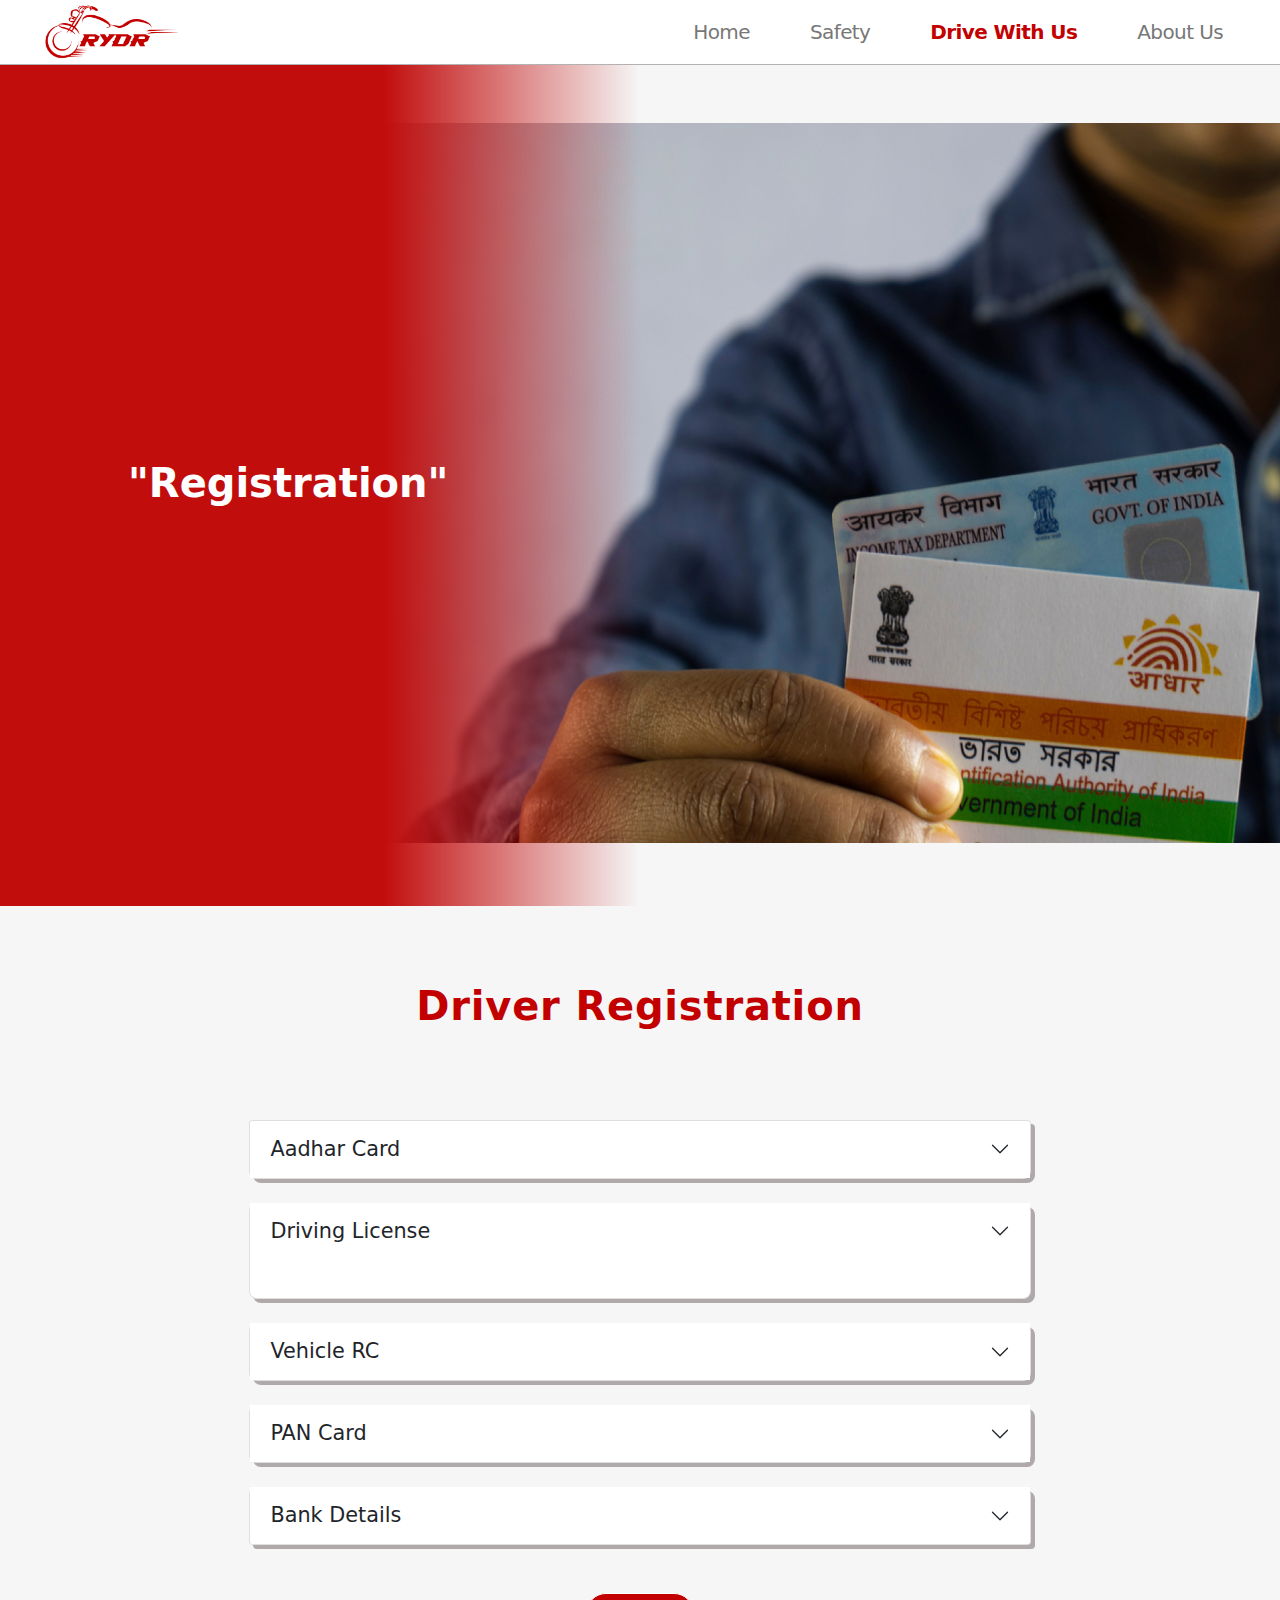
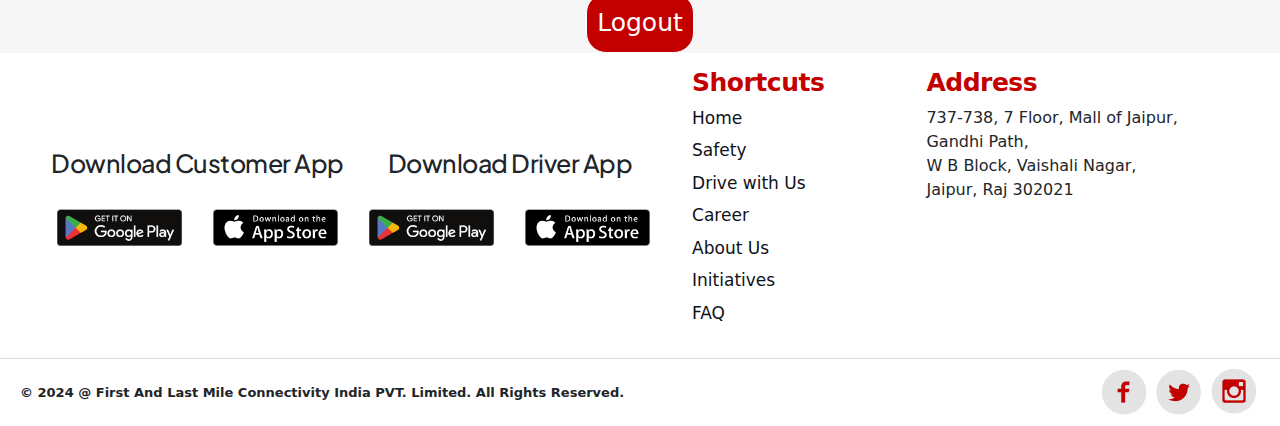
<file: registration.html>
<!DOCTYPE html>
<html>

<head>
    <meta charset="utf-8" />
    <meta name="viewport" content="initial-scale=1, width=device-width" />

    <!-- <link rel="stylesheet" href="./global.css" /> -->


    <link rel="stylesheet"
        href="https://fonts.googleapis.com/css2?family=Plus Jakarta Sans:wght@400;500;600;700;800&display=swap" />
    <link rel="stylesheet" href="Styles/header.css">
    <link rel="stylesheet" href="Styles/classy-nav.css">

    <link rel="stylesheet" href="Styles/style.css">
    <link rel="stylesheet" href="assets/css/bootstrap.min.css">

    <!-- RESPONSIVE CSS  -->

    <link rel="stylesheet" href="Styles/Responsive/XL.css">
    <link rel="stylesheet" href="Styles/Responsive/L.css">
    <link rel="stylesheet" href="Styles/Responsive/M.css">
    <link rel="stylesheet" href="Styles/Responsive/S.css">

    <link rel="stylesheet" href="https://cdn.jsdelivr.net/npm/bootstrap-icons@1.10.2/font/bootstrap-icons.css">
    <link rel="stylesheet" href="https://cdnjs.cloudflare.com/ajax/libs/font-awesome/6.0.0-beta3/css/all.min.css">

    <script src="https://ajax.googleapis.com/ajax/libs/jquery/3.6.0/jquery.min.js"></script>


    <script>
        window.dataLayer = window.dataLayer || [];

        function gtag() {
            dataLayer.push(arguments);
        }
        gtag('js', new Date());
        gtag('config', 'UA-23581568-13');
    </script>


    <style>
        .icon-container {
            margin-left: 10px;
            display: flex;

            align-items: center;
        }

        .accordion-button.success .icon-container {
            color: rgb(6, 80, 6);
        }

        .accordion-button.error .icon-container {
            color: #c30000;
        }
    </style>

    <script src="JS/jquery.min.js"></script>
</head>

<body>

    <section>
        <header class="header-area">
            <div class="main-header-area">
                <div class="classy-nav-container breakpoint-off">
                    <nav class="classy-navbar justify-content-between" id="uzaNav">
                        <a class="nav-brand" href="index.html"><img src="Images/new-logo.png" alt="Ryder Logo"></a>
                        <div class="classy-navbar-toggler">
                            <span class="navbarToggler"><span></span><span></span><span></span></span>
                        </div>

                        <div class="classy-menu">

                            <div class="classycloseIcon">
                                <div class="cross-wrap"><span class="top"></span><span class="bottom"></span></div>
                            </div>

                            <div class="classynav">
                                <div>
                                    <ul id="nav" class="home-parent">
                                        <li class=" text-decoration-none nav-items"><a href="./index.html">Home</a></li>
                                        <li class=" text-decoration-none nav-items"><a href="safety.html">Safety</a>
                                        </li>
                                        <li class="text-decoration-none nav-items current-item"><a
                                                href="Drive_with_us.html">Drive
                                                with us</a></li>
                                        <li class="text-decoration-none nav-items"><a href="about_us.html">About
                                                Us</a></li>
                                        <!-- <li class="text-decoration-none nav-items"><a href="initiatives.html">Our
                                                Initiatives</a></li> -->
                                    </ul>
                                </div>

                                <!-- <div>|</div> -->

                                <!-- <div class="login-register-btn mx-3" data-toggle="modal" data-target="#customer-login">
                                    <a href="login.html">

                                        <div class="log-in">Log In</div>
                                    </a>
                                </div> -->
                            </div>
                        </div>
                    </nav>
                </div>
            </div>
        </header>
    </section>

    <main>

        <section>
            <div class=" registraion-top home-section">
                <div class=" home-text with-us-text">
                    <div class="side-text drive-text">

                        <!-- <span class="line-2">Become A</span><br> -->
                        <span class="line-3  reg-line">"Registration"</span><br>
                        <!-- <span class="line-4">With Us</span> -->
                    </div>

                    <!-- <div class="btn-2 rydr-btn mt-5">
                        <button class="btn-sec "><a href="">Registration</a></button>
                    </div> -->


                </div>

            </div>
        </section>


        <section id="registrationForm">
            <!-- <form id="main-form"> -->
            <div class="container page-margin d-flex flex-column justify-content-center align-items-center ">
                <h2 class="text-center sub-heading">Driver Registration</h2>
                <div class="accordion" id="accordionExample">
                    <!-- <div class="accordion-item mt-4">
                        <h2 class="accordion-header" id="headingOne">
                            <button class="accordion-button collapsed super-sub-points" type="button"
                                data-toggle="collapse" data-target="#collapseOne" aria-expanded="false"
                                aria-controls="collapseOne">
                                Profile Info
                                <span class="icon-container" id="icon-headingOne"></span>
                                <span class="remark"></span>
                            </button>
                        </h2>
                        <div id="collapseOne" class="accordion-collapse collapse " aria-labelledby="headingOne"
                            data-bs-parent="#accordionExample">
                            <div class="accordion-body">

                                <form id="profile-form">
                                    <div class="d-flex justify-content-center align-items-center">
                                        <div class="circle-profile-icon">
                                            <input type="file" id="profile_image" name="profile_image" accept="image/*"
                                                onchange="previewprofileImage(event)">
                                            <label for="profile_image">
                                                <img id="previewprofile" src="Images/profile-user.png"
                                                    alt="Profile Icon">
                                            </label>
                                        </div>
                                    </div>

                                    <div class="mb-3">
                                        <label for="username" class="col-form-label">Full name:</label>
                                        <input type="text" class="form-control" id="username" name="username" required>
                                    </div>

                                    <div class="mb-3">
                                        <label for="mobile" class="col-form-label">Mobile:</label>
                                        <input type="number" class="form-control" id="mobile" name="mobile" required
                                            disabled>
                                    </div>
                                    <div class="mb-3">
                                        <label for="email" class="col-form-label">Email:</label>
                                        <input type="email" class="form-control" id="email" name="email" required>
                                    </div>
                                    <div class="mb-3">
                                        <label for="address" class="col-form-label">Address:</label>
                                        <textarea class="form-control" id="address" name="address" rows="3"
                                            required></textarea>
                                    </div>
                                    <div class="">
                                        <div class="mb-3 row">
                                            <label for="pincode" class="col-sm-3 col-form-label">Pincode:</label>
                                            <div class="col-sm-10">
                                                <input type="text" class="form-control" id="pincode" name="pincode"
                                                    maxlength="6" required>
                                            </div>
                                        </div>
                                        <div class="mb-3 row">
                                            <label for="city" class="col-sm-3 col-form-label">City:</label>
                                            <div class="col-sm-10">
                                                <input type="text" class="form-control" id="city" name="city" required>
                                            </div>
                                        </div>
                                    </div>
                                    <div class="mb-3 row">
                                        <label for="state" class="col-sm-3 col-form-label">State:</label>
                                        <div class="col-sm-10">
                                            <input type="text" class="form-control" id="state" name="state" required>
                                        </div>
                                    </div>
                                    <div class="mb-3 row">
                                        <label for="blood_group" class="col-sm-9 col-lg-4 col-md-6 col-form-label">Blood
                                            Group:</label>
                                        <div class="col-sm-10">
                                            <select class="form-select" id="blood_group" name="blood_group" required>
                                                <option value="">Select Blood Group</option>
                                                <option value="A+">A+</option>
                                                <option value="A-">A-</option>
                                                <option value="B+">B+</option>
                                                <option value="B-">B-</option>
                                                <option value="AB+">AB+</option>
                                                <option value="AB-">AB-</option>
                                                <option value="O+">O+</option>
                                                <option value="O-">O-</option>
                                            </select>
                                        </div>
                                    </div>
                                    <div class="mb-3 row">
                                        <label for="dob" class="col-sm-9 col-lg-4 col-md-6 col-form-label">Date of
                                            Birth:</label>
                                        <div class="col-sm-10">
                                            <input type="date" class="form-control" id="dob" name="dob" required>
                                        </div>
                                    </div>
                                    <div class="mb-3 row">
                                        <label class="col-sm-3 col-form-label">Gender:</label>
                                        <div class="col-sm-10 gender">
                                            <div class="form-check form-check-inline">
                                                <input class="form-check-input" type="radio" name="gender" id="male"
                                                    value="male" required>
                                                <label class="form-check-label" for="male">Male</label>
                                            </div>
                                            <div class="form-check form-check-inline">
                                                <input class="form-check-input" type="radio" name="gender" id="female"
                                                    value="female">
                                                <label class="form-check-label" for="female">Female</label>
                                            </div>
                                            <div class="form-check form-check-inline">
                                                <input class="form-check-input" type="radio" name="gender" id="other"
                                                    value="other">
                                                <label class="form-check-label" for="other">Other</label>
                                            </div>
                                        </div>
                                    </div>
                                    <div class="text-center gap-2">
                                        <button type="button" class=" next-btn" id="profile-next">Next</button>
                                    </div>


                                </form>

                            </div>
                        </div>
                    </div> -->



                    <!-- Aadhar Card Accordian  -->

                    <div class="accordion-item mt-4">
                        <h2 class="accordion-header" id="headingOne">
                            <button class="accordion-button collapsed super-sub-points" type="button"
                                data-toggle="collapse" data-target="#collapseOne" aria-expanded="false"
                                aria-controls="collapseOne"
                                onclick="handleAccordionClick('aadhaar_number', 'aadhar-next')">
                                Aadhar Card
                                <span class="icon-container" id="icon-headingOne"></span>
                                <span class="remark"></span>
                            </button>
                        </h2>
                        <div id="collapseOne" class="accordion-collapse collapse" aria-labelledby="headingOne"
                            data-bs-parent="#accordionExample">
                            <div class="accordion-body">
                                <form id="aadhaar-card-form">
                                    <div class="mb-3" id="aadhar_number_section">
                                        <label for="aadhaar_number" class="col-form-label">Aadhaar Card Number:</label>
                                        <input type="text" class="form-control" id="aadhaar_number"
                                            name="aadhaar_number" placeholder="Enter Aadhaar Card number" required>
                                        <div class="feedback" id="addhar_feedback" style="display: none;">Please
                                            wait for a while
                                            for OTP regeneration</div>
                                    </div>
                                    <div class="mb-3" id="aadhar_otp_section" style="display: none;">
                                        <label for="aadhaar_number" class="col-form-label">Enter OTP:</label>
                                        <input type="number" class="form-control" id="aadhaar_otp" name="aadhaar_otp"
                                            placeholder="Enter 6 digit OTP" required>
                                    </div>
                                    <div class=" text-center gap-2" id="aadhar_btn_div">
                                        <button type="button" class="next-btn" id="aadhar-next">Next</button>
                                    </div>
                                    <div class=" text-center gap-2">
                                        <button type="button" class="next-btn" id="aadhar-otp-verify"
                                            style="display: none;">Verify
                                            OTP</button>
                                    </div>

                                    <div id="aadhar_details" class="mt-3" style="display: none;">
                                        <span><strong>Name:</strong></span> <span id="aadhar_name"></span>
                                        <br>
                                        <span><strong>Gender:</strong></span> <span id="aadhar_gender"></span>
                                        <br>
                                        <span><strong>DOB:</strong></span> <span id="aadhar_dob"></span>
                                        <br>
                                        <span><strong>Permanent Address:</strong></span> <span
                                            id="aadhar_permanent_address"></span>
                                        <br>
                                        <br>
                                        <div class="mb-3">
                                            <label for="currentAddressField" class="col-form-label">Current
                                                Address:</label>
                                            <input type="checkbox" id="same_address" onchange="toggleCurrentAddress()">
                                            Same as Permanent Address
                                            <textarea class="form-control" id="currentAddressField"
                                                name="currentAddressField" rows="3" required></textarea>
                                        </div>

                                        <div class=" text-center gap-2">
                                            <button type="button" class="next-btn" id="aadhar-Submit-add"
                                                onclick="ConfirmDocument('AADHAR', aadhar)">Submit</button>
                                        </div>



                                    </div>
                                </form>
                            </div>
                        </div>
                    </div>

                    <!-- Driving License Accordion -->

                    <div class="accordion-item mt-4">
                        <h2 class="accordion-header" id="headingTwo">
                            <button class="accordion-button collapsed super-sub-points" type="button"
                                data-toggle="collapse" data-target="#collapseTwo" aria-expanded="false"
                                aria-controls="collapseTwo"
                                onclick="handleAccordionClick('dl_number', 'driving-license-next')">
                                Driving License
                                <span class="icon-container" id="icon-headingOne"></span>
                            </button>
                            <span class="remark"></span>
                        </h2>
                        <div id="collapseTwo" class="accordion-collapse collapse" aria-labelledby="headingTwo"
                            data-bs-parent="#accordionExample">
                            <div class="accordion-body">
                                <form id="driving-license-form">
                                    <div class="mb-3">
                                        <label for="dl_number" class="col-form-label">DL Number:</label>

                                        <input type="text" class="form-control" id="dl_number" name="dl_number"
                                            placeholder='' required>

                                        <div class="d-flex justify-content-center mt-2">
                                            <span class="edit-icon" style=" display: none;" id="Dl_edit">Change DL
                                                Number <i class="fas fa-edit"></i></span>
                                        </div>

                                    </div>

                                    <div class="DL_details" id="DL_details" style="display: none;">

                                    </div>
                                    <div class="text-center gap-2" id="btn-div">
                                        <button type="button" class=" next-btn"
                                            id="driving-license-next">Verify</button>
                                    </div>

                                    <div class="text-center gap-2 mt-3" id="dl_div">
                                        <button type="button" class=" next-btn" id="Dl_details_confirm"
                                            onclick="ConfirmDocument('DL', DL)" style="display: none;">Confirm</button>
                                    </div>
                                    <!-- <span class="remark" style="display: none;"></span> -->
                                </form>
                            </div>
                        </div>
                    </div>

                    <!-- Vehicle RC Accordian  -->

                    <div class="accordion-item mt-4">
                        <h2 class="accordion-header" id="headingThree">
                            <button class="accordion-button collapsed super-sub-points" type="button"
                                data-toggle="collapse" data-target="#collapseThree" aria-expanded="false"
                                aria-controls="collapseThree">
                                Vehicle RC
                                <span class="icon-container" id="icon-headingOne"></span>
                                <span class="remark"></span>
                            </button>
                        </h2>
                        <div id="collapseThree" class="accordion-collapse collapse" aria-labelledby="headingThree"
                            data-bs-parent="#accordionExample">
                            <div class="accordion-body">
                                <form id="vehicle-rc-form">


                                    <div class="mb-3">
                                        <label for="vehicle_number" class="col-form-label">Enter Vehicle Number:</label>
                                        <input type="text" class="form-control" id="vehicle_number"
                                            name="vehicle_number">
                                        <div class="d-flex justify-content-center mt-2">
                                            <span class="edit-icon" style=" display: none;" id="vehicle_edit">Change
                                                Vehicle
                                                Number<i class="fas fa-edit"></i></span>
                                        </div>
                                    </div>

                                    <div class="vehicle_details" id="vehicle_details">

                                    </div>

                                    <div class="text-center gap-2" id="rc_btn_div">
                                        <button type="button" class="next-btn" id="vehicle-rc-next">Next</button>
                                    </div>
                                    <div class="text-center gap-2 mt-3" id="rc_div">
                                        <button type="button" class=" next-btn" id="rc_details_confirm"
                                            onclick="ConfirmDocument('RC', RC)" style="display: none;">Confirm</button>
                                    </div>
                                </form>
                            </div>
                        </div>
                    </div>

                    <!-- PAN Card Accordion -->
                    <div class="accordion-item mt-4">
                        <h2 class="accordion-header" id="headingFour">
                            <button class="accordion-button collapsed super-sub-points" type="button"
                                data-toggle="collapse" data-target="#collapseFour" aria-expanded="false"
                                aria-controls="collapseFour">
                                PAN Card
                                <span class="icon-container" id="icon-headingOne"></span>
                                <span class="remark"></span>
                            </button>
                        </h2>
                        <div id="collapseFour" class="accordion-collapse collapse" aria-labelledby="headingFour"
                            data-bs-parent="#accordionExample">
                            <div class="accordion-body">
                                <form id="pan-card-form">
                                    <div class="mb-3">
                                        <label for="pan_number" class="col-form-label">PAN Card Number:</label>
                                        <input type="text" class="form-control" id="pan_number" name="pan_number"
                                            placeholder="Enter PAN Card number" required>
                                        <div class="d-flex justify-content-center mt-2">
                                            <span class="edit-icon" style=" display: none;" id="pan_edit">Change
                                                PAN
                                                Number<i class="fas fa-edit"></i></span>
                                        </div>
                                    </div>

                                    <div class="pan_details" id="pan_details">

                                    </div>
                                    <div class="text-center gap-2" id="pan_btn_div">
                                        <button type="button" class=" next-btn" id="pan-card-next">Next</button>
                                    </div>
                                    <div class="text-center gap-2 mt-3" id="pan_div">
                                        <button type="button" class=" next-btn" id="pan_details_confirm"
                                            onclick="ConfirmDocument('PAN', pan)"
                                            style="display: none;">Confirm</button>
                                    </div>
                                </form>
                            </div>
                        </div>
                    </div>

                    <!-- Bank Details Accordion -->
                    <div class="accordion-item mt-4">
                        <h2 class="accordion-header" id="headingFive">
                            <button class="accordion-button collapsed super-sub-points" type="button"
                                data-toggle="collapse" data-target="#collapseFive" aria-expanded="false"
                                aria-controls="collapseFive">
                                Bank Details
                                <span class="icon-container" id="icon-headingOne"></span>
                                <span class="remark"></span>
                            </button>
                        </h2>
                        <div id="collapseFive" class="accordion-collapse collapse" aria-labelledby="headingFive"
                            data-bs-parent="#accordionExample">
                            <div class="accordion-body">
                                <div class="d-flex flex-column justify-content-center align-items-center">
                                    <div>
                                        <h4>Please select one method to Receive your payment:</h4>
                                    </div>
                                    <div class="d-flex justify-content-center align-items-center mt-4 mb-5 gap-5">

                                        <div class=" center_div border-bottom " id="btn-bank-details"
                                            style="cursor: pointer;">
                                            <h4 class="" id="bank">Bank Acc.
                                            </h4>
                                        </div>
                                        <div>
                                            <h4>|</h4>
                                        </div>
                                        <div class=" center_div border-bottom" id="btn-upi" style="cursor: pointer;">
                                            <h4 class="" id="upi">UPI</h4>
                                        </div>
                                    </div>
                                </div>

                                <form id="bank-details-form">
                                    <div id="bank-details-section" class="d-none">
                                        <div class="mb-3">
                                            <label for="username" class="col-form-label">Username:</label>
                                            <input type="text" class="form-control" id="username" name="username">
                                        </div>
                                        <div class="mb-3">
                                            <label for="acc-number" class="col-form-label">Account Number:</label>
                                            <input type="text" class="form-control" id="acc-number" name="acc-number">
                                        </div>
                                        <div class="mb-3">
                                            <label for="confirm-acc-number" class="col-form-label">Confirm Account
                                                Number:</label>
                                            <input type="text" class="form-control" id="confirm-acc-number"
                                                name="confirm-acc-number">
                                            <div class="invalid-feedback" id="acc-number-feedback">Account numbers do
                                                not match.</div>
                                        </div>
                                        <div class="mb-3">
                                            <label for="ifsc-code" class="col-form-label">IFSC Code:</label>
                                            <input type="text" class="form-control" id="ifsc-code" name="ifsc-code"
                                                aria-describedby="ifsc-code-feedback">
                                            <div id="ifsc-code-feedback" class="invalid-feedback"></div>
                                            <div id="ifsc-code-branch" class="valid-feedback"></div>
                                        </div>
                                        <div class="mb-3" id="bank_name" style="display: none;">
                                            <label for="bank-name" class="col-form-label">Bank Name</label>
                                            <input type="text" class="form-control" id="bank-name" name="bank-name"
                                                readonly>
                                        </div>
                                        <div class="mb-3" id="branch_name" style="display: none;">
                                            <label for="branch-name" class="col-form-label">Branch Name</label>
                                            <input type="text" class="form-control" id="branch-name" name="branch-name"
                                                readonly>
                                        </div>

                                        <div class="text-center gap-2">
                                            <button type="button" class="next-btn" id="bank_submit">Submit</button>
                                        </div>
                                    </div>
                                    <div id="upi-section" class="d-none">
                                        <div class="mb-3">
                                            <label for="upi-id" class="col-form-label">UPI ID:</label>
                                            <input type="text" class="form-control" id="upi-id" name="upi-id">
                                        </div>

                                        <div class="text-center gap-2">
                                            <button type="button" class="next-btn" id="upi_submit">Submit</button>
                                        </div>
                                    </div>



                                </form>
                            </div>
                        </div>
                    </div>


                </div>
            </div>

            <div class="d-flex justify-content-center mt-5">
                <button class="reg-but" onclick="logout()">
                    Logout
                </button>
            </div>

            <!-- <div class="text-center mt-3">
                <button type="submit" class=" reg-but" id="registration-submit">SUBMIT</button>
            </div> -->


            <!-- </form> -->
        </section>



    </main>


    <footer class="">
        <div class="">
            <div class="footer-section">

                <div class="col-lg-6 col-md-6 col-12 d-flex flex-row justify-content-around footer-apps">
                    <div class="download-app">
                        <p>Download Customer App</p>
                        <div class="app-links">
                            <a href="playstore-link"><img src="Images/Google_Play_Store_badge_EN.svg.png"
                                    alt="Play Store"></a>
                            <a href="applestore-link"><img src="Images/App_Store_Badge.svg (2).png"
                                    alt="Apple Store"></a>
                        </div>
                    </div>
                    <div class="download-app">
                        <p>Download Driver App</p>
                        <div class="app-links">
                            <a href="playstore-link"><img src="Images/Google_Play_Store_badge_EN.svg.png"
                                    alt="Play Store"></a>
                            <a href="applestore-link"><img src="Images/App_Store_Badge.svg (2).png"
                                    alt="Apple Store"></a>
                        </div>
                    </div>

                </div>


                <div class="col-lg-2 col-md-2 col-6 shortcuts">
                    <h5 class="footer-heading">Shortcuts</h5>
                    <div class="list-unstyled">
                        <li><a class="direct-links" href="index.html">Home</a></li>
                        <li><a class="direct-links" href="safety.html">Safety</a></li>
                        <li><a class="direct-links" href="drive_with_us.html">Drive with Us</a></li>
                        <li><a class="direct-links" href="about_us.html">Career</a></li>
                        <li><a class="direct-links" href="about_us.html">About Us</a></li>
                        <li><a class="direct-links" href="initiatives.html">Initiatives</a></li>
                        <li><a class="direct-links" href="faq.html">FAQ</a></li>
                    </div>
                </div>
                <div class="col-lg-3 col-md-3 add-sec col-6">
                    <h5 class="footer-heading">Address</h5>

                    <div class="add-div">
                        737-738, 7 Floor, Mall of Jaipur, Gandhi Path,
                        <br> W B Block, Vaishali Nagar,
                        <br> Jaipur, Raj 302021

                        </p>
                    </div>


                </div>



            </div>
            <div class="footer-bottom ">

                <div class="">
                    <p class="fw-bold">© 2024 @ First And Last Mile Connectivity India PVT. Limited. All Rights
                        Reserved.</p>
                </div>

                <div class="social-links mt-2 mb-2">
                    <a href="facebook-link"><img class="socialImg" src="Images/Facebook.png" alt=""></a>
                    <a href="twitter-link"><img class="socialImg" src="Images/Twitter.png" alt=""></a>
                    <a href="instagram-link"><img class="socialImg" src="Images/Instagram.png" alt=""></a>
                </div>
            </div>
        </div>
    </footer>


    </div>

    <script>
        const logout = () => {
            console.log('Logout')
            localStorage.clear();
            window.location.href = 'index.html';
        }
    </script>



    <script>
        // function previewprofileImage(event) {
        //     var input = event.target;
        //     var reader = new FileReader();

        //     reader.onload = function () {
        //         var img = document.getElementById('previewprofile');
        //         img.src = reader.result;
        //     };

        //     reader.readAsDataURL(input.files[0]);
        // }

        // // Retrieve data from localStorage
        // var mobileNumber = localStorage.getItem('mobileNumber');

        // // Check if mobileNumber is not null or undefined
        // if (mobileNumber) {
        //     // Set the value of the input field
        //     document.getElementById('mobile').value = mobileNumber;
        // }


        const aadhaarOtpInput = document.getElementById('aadhaar_otp');
        const aadhaarNumberInp = document.getElementById('aadhaar_number');

        aadhaarNumberInp.addEventListener('input', function (event) {
            const value = event.target.value;

            // Ensure only numbers are allowed (prevents unintended pasting)
            if (!/^\d+$/.test(value)) {
                aadhaarNumberInp.value = value.replace(/[^0-9]/g, '');
                return;
            }

            // Restrict to a maximum of 12 digits
            if (value.length > 12) {
                aadhaarNumberInp.value = value.slice(0, 12);
            }
        });

        aadhaarOtpInput.addEventListener('input', function (event) {
            const value = event.target.value;

            // Ensure only numbers are allowed (prevents unintended pasting)
            if (!/^\d+$/.test(value)) {
                aadhaarOtpInput.value = value.replace(/[^0-9]/g, '');
                return;
            }

            // Restrict to a maximum of 6 digits
            if (value.length > 6) {
                aadhaarOtpInput.value = value.slice(0, 6);
            }
        });

    </script>

    <script>
        document.getElementById('btn-bank-details').addEventListener('click', function () {

            document.getElementById('bank-details-section').classList.remove('d-none');
            document.getElementById('upi-section').classList.add('d-none');
            document.getElementById('bank').classList.add('button-span');
            document.getElementById('upi').classList.remove('button-span');
        });

        document.getElementById('btn-upi').addEventListener('click', function () {
            document.getElementById('bank').classList.remove('button-span');
            document.getElementById('upi').classList.add('button-span');
            document.getElementById('bank-details-section').classList.add('d-none');
            document.getElementById('upi-section').classList.remove('d-none');
        });

        document.getElementById('confirm-acc-number').addEventListener('input', function () {
            var accNumber = document.getElementById('acc-number').value;
            var confirmAccNumber = document.getElementById('confirm-acc-number').value;
            var feedback = document.getElementById('acc-number-feedback');
            var submitBtn = document.getElementById('submit-btn');

            if (accNumber !== confirmAccNumber) {
                feedback.style.display = 'block';
                submitBtn.disabled = true;
            } else {
                feedback.style.display = 'none';
                submitBtn.disabled = false;
            }
        });

        document.getElementById('acc-number').addEventListener('input', function () {
            document.getElementById('confirm-acc-number').dispatchEvent(new Event('input'));
        });
    </script>


    <script src="https://code.jquery.com/jquery-3.7.0.min.js"></script>
    <script src="JS/jquery.min.js"></script>
    <script src="assets/js/bootstrap.min.js"></script>
    <script src="assets/js/bootstrap.bundle.js"></script>
    <script src="assets/js/bootstrap.bundle.min.js"></script>
    <script src="assets/js/newBoot.js"></script>
    <script src="JS/Registration.js"></script>
    <script src="JS/contact-form.js"></script>
    <script src="JS/popper.min.js"></script>
    <script src="JS/uza.bundle.js"></script>
    <script src="JS/active.js"></script>








    <!-- Bootstrap JS Bundle with Popper -->
    <script src="https://maxcdn.bootstrapcdn.com/bootstrap/5.3.0/js/bootstrap.bundle.min.js"></script>
    <script>
        function toggleCurrentAddress() {
            const sameAddressCheckbox = document.getElementById('same_address');
            const permanentAddress = document.getElementById('aadhar_permanent_address').innerText;
            const currentAddressField = document.getElementById('currentAddressField');

            if (sameAddressCheckbox.checked) {
                currentAddressField.value = permanentAddress;
                currentAddressField.setAttribute('readonly', 'readonly');
            } else {
                currentAddressField.value = '';
                currentAddressField.removeAttribute('readonly');
            }

        }
    </script>

    <script>
        // $(document).ready(function () {
        //     $('.accordion-button').on('click', function () {
        //         var $iconContainer = $(this).find('.icon-container');
        //         var $accordionButton = $(this);

        //         // If the button is currently collapsed, it will expand
        //         if ($accordionButton.hasClass('collapsed')) {
        //             $iconContainer.html('<i class="fas fa-chevron-up"></i>');
        //         } else { // If the button is currently expanded, it will collapse
        //             $iconContainer.html('<i class="fas fa-chevron-down"></i>');
        //         }

        //         // Toggle other open accordions
        //         $('.accordion-button').not($accordionButton).each(function () {
        //             var $iconContainerOther = $(this).find('.icon-container');
        //             $(this).addClass('collapsed');
        //             $iconContainerOther.html('<i class="fas fa-chevron-down"></i>');
        //         });
        //     });

        //     // Set initial icon state
        //     $('.accordion-button.collapsed .icon-container').html('<i class="fas fa-chevron-down"></i>');
        // });
    </script>





    <!-- <script>
        document.addEventListener('DOMContentLoaded', (event) => {
            const yearSpan = document.getElementById('year');
            const curYear = new Date().getFullYear();
            yearSpan.textContent = curYear;
        });
    </script> -->


    <script async src="https://www.googletagmanager.com/gtag/js?id=UA-23581568-13"></script>

</body>

</html>
</file>
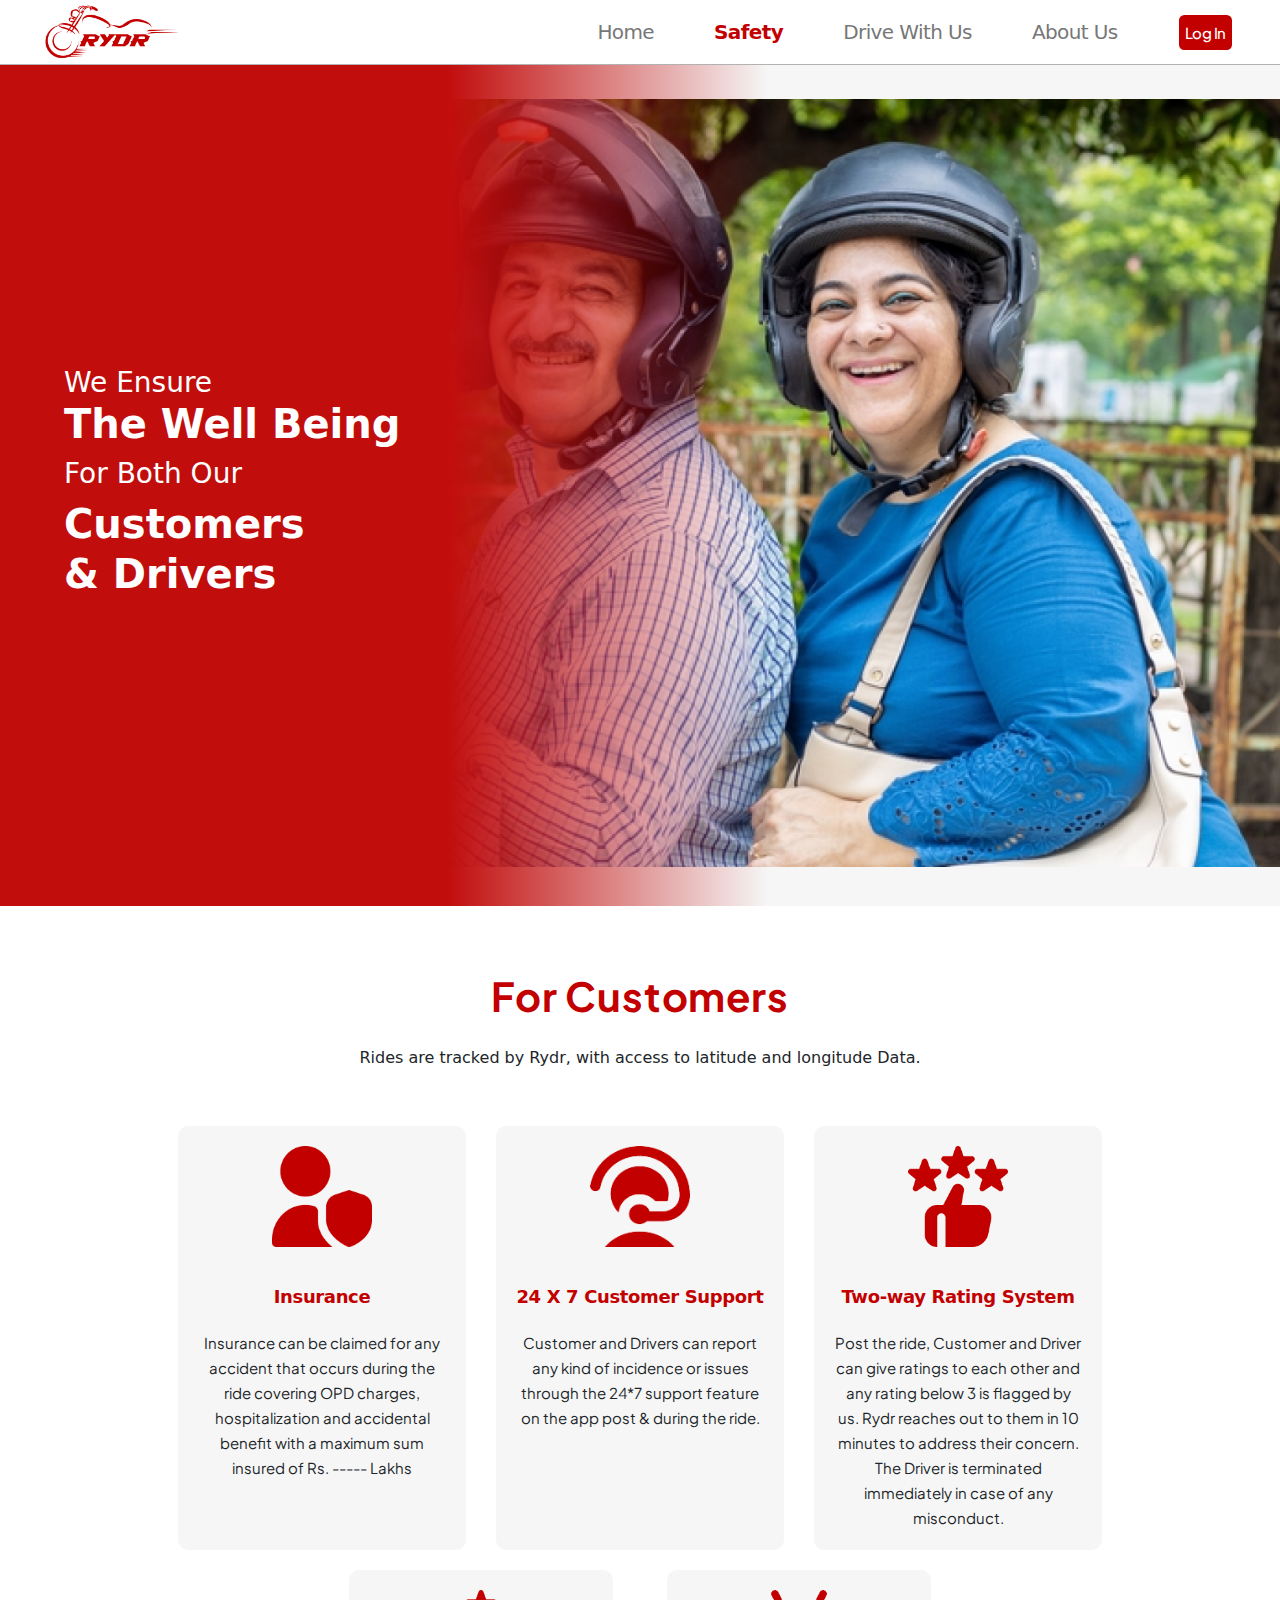
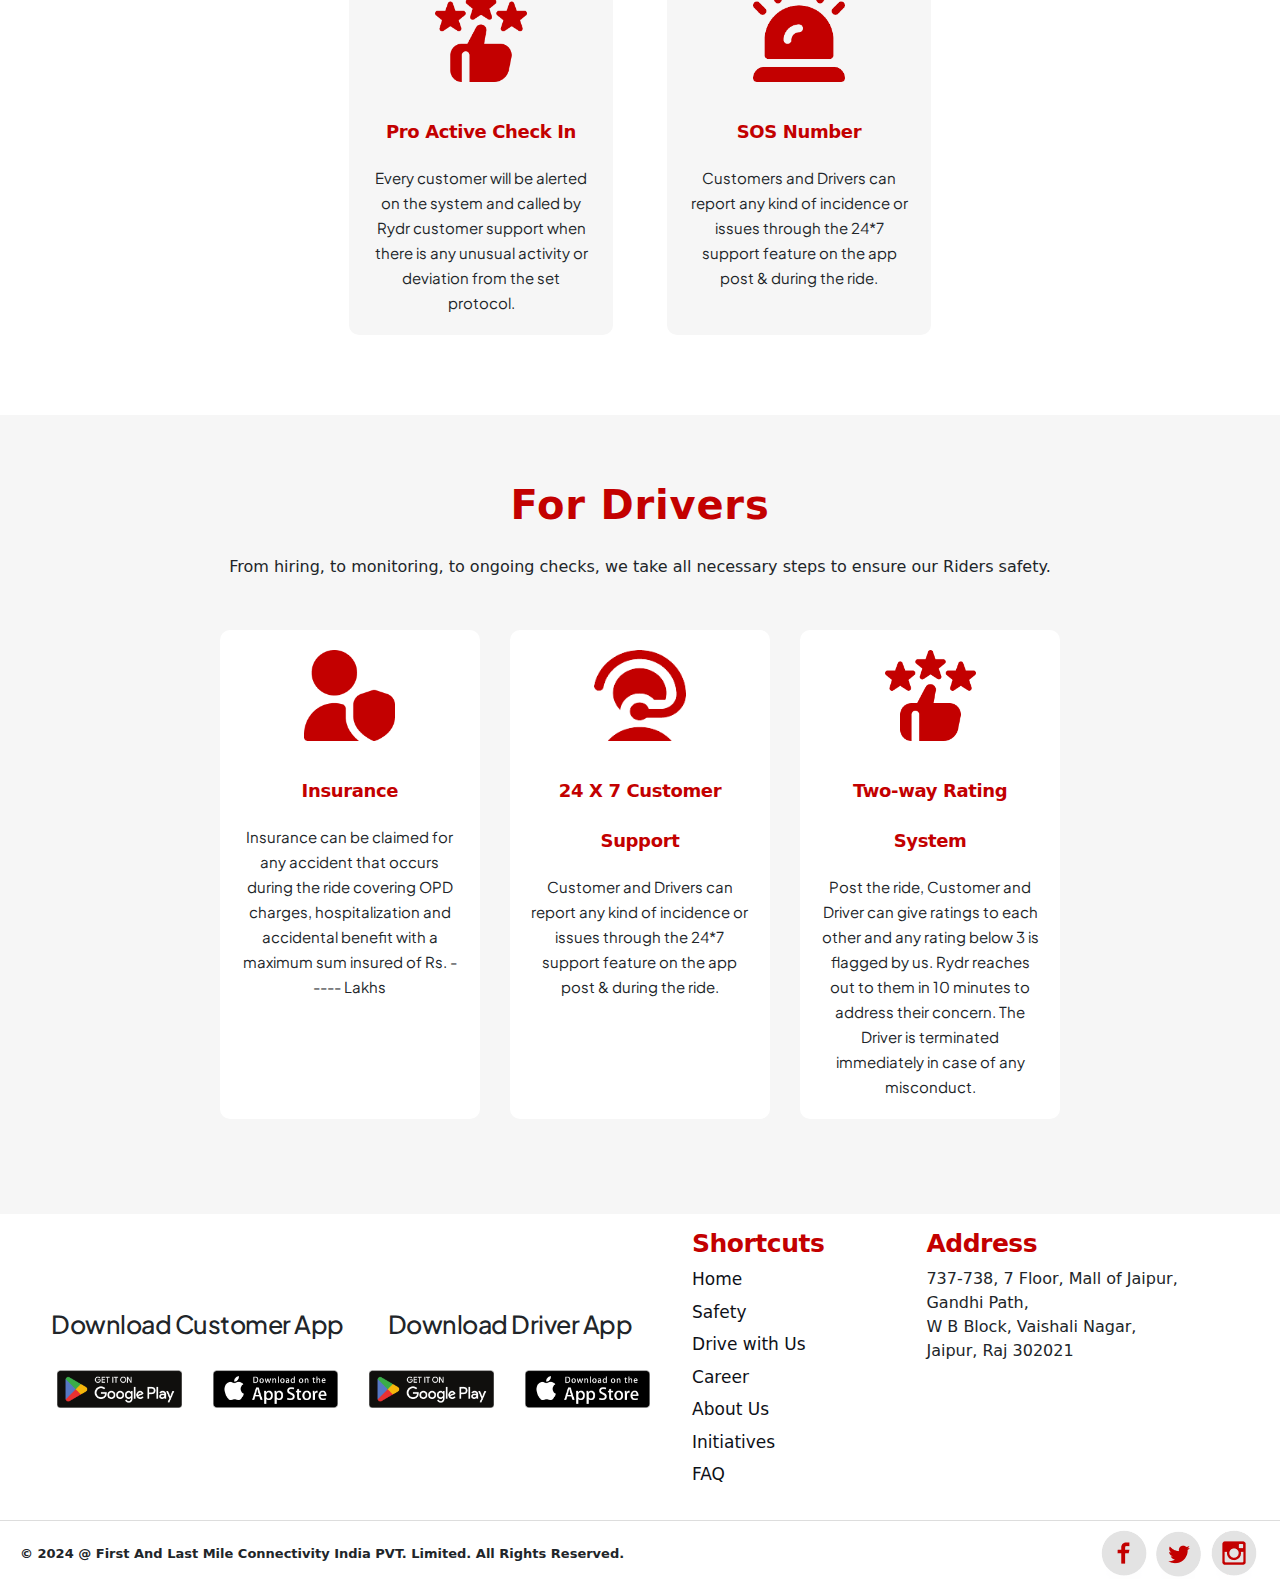
<file: safety.html>
<!DOCTYPE html>
<html>

<head>
    <meta charset="utf-8" />
    <meta name="viewport" content="initial-scale=1, width=device-width" />

    <!-- <link rel="stylesheet" href="./global.css" /> -->


    <link rel="stylesheet"
        href="https://fonts.googleapis.com/css2?family=Plus Jakarta Sans:wght@400;500;600;700;800&display=swap" />
    <link rel="stylesheet" href="Styles/header.css">
    <link rel="stylesheet" href="Styles/classy-nav.css">

    <link rel="stylesheet" href="Styles/style.css">
    <link rel="stylesheet" href="assets/css/bootstrap.min.css">

    <!-- RESPONSIVE CSS  -->

    <link rel="stylesheet" href="Styles/Responsive/XL.css">
    <link rel="stylesheet" href="Styles/Responsive/L.css">
    <link rel="stylesheet" href="Styles/Responsive/M.css">
    <link rel="stylesheet" href="Styles/Responsive/S.css">

    <script src="JS/jquery.min.js"></script>
</head>

<body>
    <section>
        <header class="header-area">
            <div class="main-header-area">
                <div class="classy-nav-container breakpoint-off">
                    <nav class="classy-navbar justify-content-between" id="uzaNav">
                        <a class="nav-brand" href="index.html"><img src="Images/new-logo.png" alt="Ryder Logo"></a>
                        <div class="classy-navbar-toggler">
                            <span class="navbarToggler"><span></span><span></span><span></span></span>
                        </div>

                        <div class="classy-menu">

                            <div class="classycloseIcon">
                                <div class="cross-wrap"><span class="top"></span><span class="bottom"></span></div>
                            </div>

                            <div class="classynav">
                                <div>
                                    <ul id="nav" class="home-parent">
                                        <li class=" text-decoration-none nav-items"><a href="./index.html">Home</a></li>
                                        <li class="current-item text-decoration-none nav-items"><a
                                                href="safety.html">Safety</a>
                                        </li>
                                        <li class="text-decoration-none nav-items"><a href="drive_with_us.html">Drive
                                                with us</a></li>
                                        <li class="text-decoration-none nav-items"><a href="about_us.html">About
                                                Us</a></li>
                                        <!-- <li class="text-decoration-none nav-items"><a href="initiatives.html">Our
                                                Initiatives</a></li> -->
                                    </ul>
                                </div>

                                <!-- <div>|</div> -->

                                <div class="login-register-btn mx-3" data-toggle="modal" id="loginButton"
                                    data-target="#customer-login">
                                    <!-- <a href="login.html">
                                    <div class="log-in">Log In</div>
                                </a> -->
                                </div>
                            </div>
                        </div>
                    </nav>
                </div>
            </div>
        </header>
    </section>

    <main>
        <div class=" safety-page-top home-section">
            <div class=" home-text safety-page-text">
                <div class="side-text ">
                    <span class="line-1 saf-1">We Ensure</span><br>
                    <span class="line-2 saf-2">The Well Being</span><br>
                    <span class="line-3 saf-3">For Both Our</span><br>
                    <span class="line-4 saf-4">Customers <br class="line-break"> & Drivers</span>
                </div>

            </div>

        </div>
        <section class="cust-safety-portion">
            <div class="cust-safety">
                <div class="d-flex justify-content-center align-items-center flex-column">
                    <h2 class="why-choose-heading safety-heading">For Customers</h2>
                    <p class="under-safety">Rides are tracked by Rydr, with access to latitude
                        and
                        longitude Data.</p>
                </div>

                <div class=" d-flex justify-content-center" style="margin-top: 20px;">
                    <div class="card-deck safety-card-group">
                        <div class="col-md-3 d-flex">
                            <div class="card safety-card  d-flex flex-column">
                                <img class="card-img-top safety-card-img" src="Images/insurance.png"
                                    alt="Card image cap">
                                <div class="card-body safety-card-body flex-grow-1">
                                    <h5 class="card-title safety-card-title">Insurance</h5>
                                    <p class="card-text safety-card-text">Insurance can be claimed for any accident that
                                        occurs during the ride covering OPD charges, hospitalization and accidental
                                        benefit with a maximum sum insured of Rs. ----- Lakhs</p>
                                </div>
                            </div>
                        </div>
                        <div class="col-md-3 d-flex">
                            <div class="card safety-card  d-flex flex-column">
                                <img class="card-img-top safety-card-img" src="Images/cust-supprt.png"
                                    alt="Card image cap">
                                <div class="card-body safety-card-body flex-grow-1">
                                    <h5 class="card-title safety-card-title">24 X 7 Customer Support</h5>
                                    <p class="card-text safety-card-text">Customer and Drivers can report any kind of
                                        incidence or issues through the 24*7 support feature on the app post & during
                                        the ride.</p>
                                </div>
                            </div>
                        </div>
                        <div class="col-md-3 d-flex">
                            <div class="card safety-card  d-flex flex-column">
                                <img class="card-img-top safety-card-img" src="Images/rating.png" alt="Card image cap">
                                <div class="card-body safety-card-body flex-grow-1">
                                    <h5 class="card-title safety-card-title">Two-way Rating System</h5>
                                    <p class="card-text safety-card-text">Post the ride, Customer and Driver can give
                                        ratings to each other and any rating below 3 is flagged by us. Rydr reaches out
                                        to them in 10 minutes to address their concern. The Driver is terminated
                                        immediately in case of any misconduct.</p>
                                </div>
                            </div>
                        </div>

                    </div>

                </div>
                <div class=" d-flex justify-content-center" style="margin-top: 20px;">
                    <div class="row safety-card-group">

                        <div class="col-md-3 d-flex">


                            <div class="card safety-card  d-flex flex-column">
                                <img class="card-img-top safety-card-img" src="Images/rating.png" alt="Card image cap">
                                <div class="card-body safety-card-body flex-grow-1">
                                    <h5 class="card-title safety-card-title">Pro Active Check In</h5>
                                    <p class="card-text safety-card-text">Every customer will be alerted
                                        on the system and called by
                                        Rydr customer support when
                                        there is any unusual activity or
                                        deviation from the set
                                        protocol.</p>
                                </div>
                            </div>
                        </div>
                        <div class="col-md-3 d-flex">
                            <div class="card safety-card  d-flex flex-column">
                                <img class="card-img-top safety-card-img" src="Images/sos.png" alt="Card image cap">
                                <div class="card-body safety-card-body flex-grow-1">
                                    <h5 class="card-title safety-card-title">SOS Number</h5>
                                    <p class="card-text safety-card-text">Customers and Drivers can report any kind of
                                        incidence or issues through the 24*7 support feature on the app post & during
                                        the ride.</p>
                                </div>
                            </div>
                        </div>

                    </div>

                </div>
            </div>
        </section>




        <!-- Drivers  -->

        <section class="driver-safety-portion">
            </div>
            <div class="cust-safety">

                <div class="d-flex justify-content-center align-items-center flex-column">
                    <h2 class="sub-heading safety-heading">For Drivers</h2>
                    <p class="under-safety">From hiring, to monitoring, to ongoing checks,

                        we take all necessary steps to ensure our Riders

                        safety.
                    </p>
                </div>

                <div class="d-flex justify-content-center">

                    <div class="card-deck driver-safety-card-group">

                        <div class="card driver-safety-card">
                            <img class="card-img-top safety-card-img" src="Images/insurance.png" alt="Card image cap">
                            <div class="card-body safety-card-body">
                                <h5 class="card-title safety-card-title">Insurance</h5>
                                <p class="card-text safety-card-text">Insurance can be claimed for any accident that
                                    occurs during the
                                    ride covering OPD charges, hospitalization and accidental benefit with a maximum sum
                                    insured of Rs. ----- Lakhs</p>
                            </div>
                        </div>
                        <div class="card driver-safety-card">
                            <img class="card-img-top safety-card-img" src="Images/cust-supprt.png" alt="Card image cap">
                            <div class="card-body safety-card-body">
                                <h5 class="card-title safety-card-title text-center">24 X 7 Customer Support</h5>
                                <p class="card-text safety-card-text">Customer and Drivers can report any kind of
                                    incidence or issues
                                    through the 24*7 support feature on the app post & during the ride.</p>
                            </div>
                        </div>
                        <div class="card driver-safety-card">
                            <img class="card-img-top safety-card-img" src="Images/rating.png" alt="Card image cap">
                            <div class="card-body safety-card-body">
                                <h5 class="card-title safety-card-title text-center">Two-way Rating System</h5>
                                <p class="card-text safety-card-text">Post the ride, Customer and Driver can give
                                    ratings to each other
                                    and any rating below 3 is flagged by us. Rydr reaches out to them in 10 minutes to
                                    address their concern. The Driver is terminated immediately in case of any
                                    misconduct.</p>
                            </div>
                        </div>

                    </div>
                </div>



            </div>
        </section>
    </main>

    <footer class="">
        <div class="">
            <div class="footer-section">

                <div class="col-lg-6 col-md-6 col-12 d-flex flex-row justify-content-around footer-apps">
                    <div class="download-app">
                        <p>Download Customer App</p>
                        <div class="app-links">
                            <a href="playstore-link"><img src="Images/Google_Play_Store_badge_EN.svg.png"
                                    alt="Play Store"></a>
                            <a href="applestore-link"><img src="Images/App_Store_Badge.svg (2).png"
                                    alt="Apple Store"></a>
                        </div>
                    </div>
                    <div class="download-app">
                        <p>Download Driver App</p>
                        <div class="app-links">
                            <a href="playstore-link"><img src="Images/Google_Play_Store_badge_EN.svg.png"
                                    alt="Play Store"></a>
                            <a href="applestore-link"><img src="Images/App_Store_Badge.svg (2).png"
                                    alt="Apple Store"></a>
                        </div>
                    </div>

                </div>


                <div class="col-lg-2 col-md-2 col-6 shortcuts">
                    <h5 class="footer-heading">Shortcuts</h5>
                    <div class="list-unstyled">
                        <li><a class="direct-links" href="index.html">Home</a></li>
                        <li><a class="direct-links" href="safety.html">Safety</a></li>
                        <li><a class="direct-links" href="drive_with_us.html">Drive with Us</a></li>
                        <li><a class="direct-links" href="about_us.html">Career</a></li>
                        <li><a class="direct-links" href="about_us.html">About Us</a></li>
                        <li><a class="direct-links" href="initiatives.html">Initiatives</a></li>
                        <li><a class="direct-links" href="faq.html">FAQ</a></li>
                    </div>
                </div>
                <div class="col-lg-3 col-md-3 add-sec col-6">
                    <h5 class="footer-heading">Address</h5>

                    <div class="add-div">
                        737-738, 7 Floor, Mall of Jaipur, Gandhi Path,
                        <br> W B Block, Vaishali Nagar,
                        <br> Jaipur, Raj 302021

                        </p>
                    </div>


                </div>



            </div>
            <div class="footer-bottom ">

                <div class="">
                    <p class="fw-bold">© 2024 @ First And Last Mile Connectivity India PVT. Limited. All Rights
                        Reserved.</p>
                </div>

                <div class="social-links mt-2 mb-2">
                    <a href="facebook-link"><img class="socialImg" src="Images/Facebook.png" alt=""></a>
                    <a href="twitter-link"><img class="socialImg" src="Images/Twitter.png" alt=""></a>
                    <a href="instagram-link"><img class="socialImg" src="Images/Instagram.png" alt=""></a>
                </div>
            </div>
        </div>
    </footer>





    <script src="assets/js/bootstrap.min.js"></script>
    <script src="JS/ProfileButton.js"></script>
    <script src="JS/contact-form.js"></script>
    <script src="JS/popper.min.js"></script>


    <script src="JS/uza.bundle.js"></script>

    <script src="JS/active.js"></script>


    <!-- <script src="js/testimonial.js"></script> -->

    <script async src="https://www.googletagmanager.com/gtag/js?id=UA-23581568-13"></script>
    <script src="JS/CustAndDriver.js"></script>
</body>

</html>
</file>
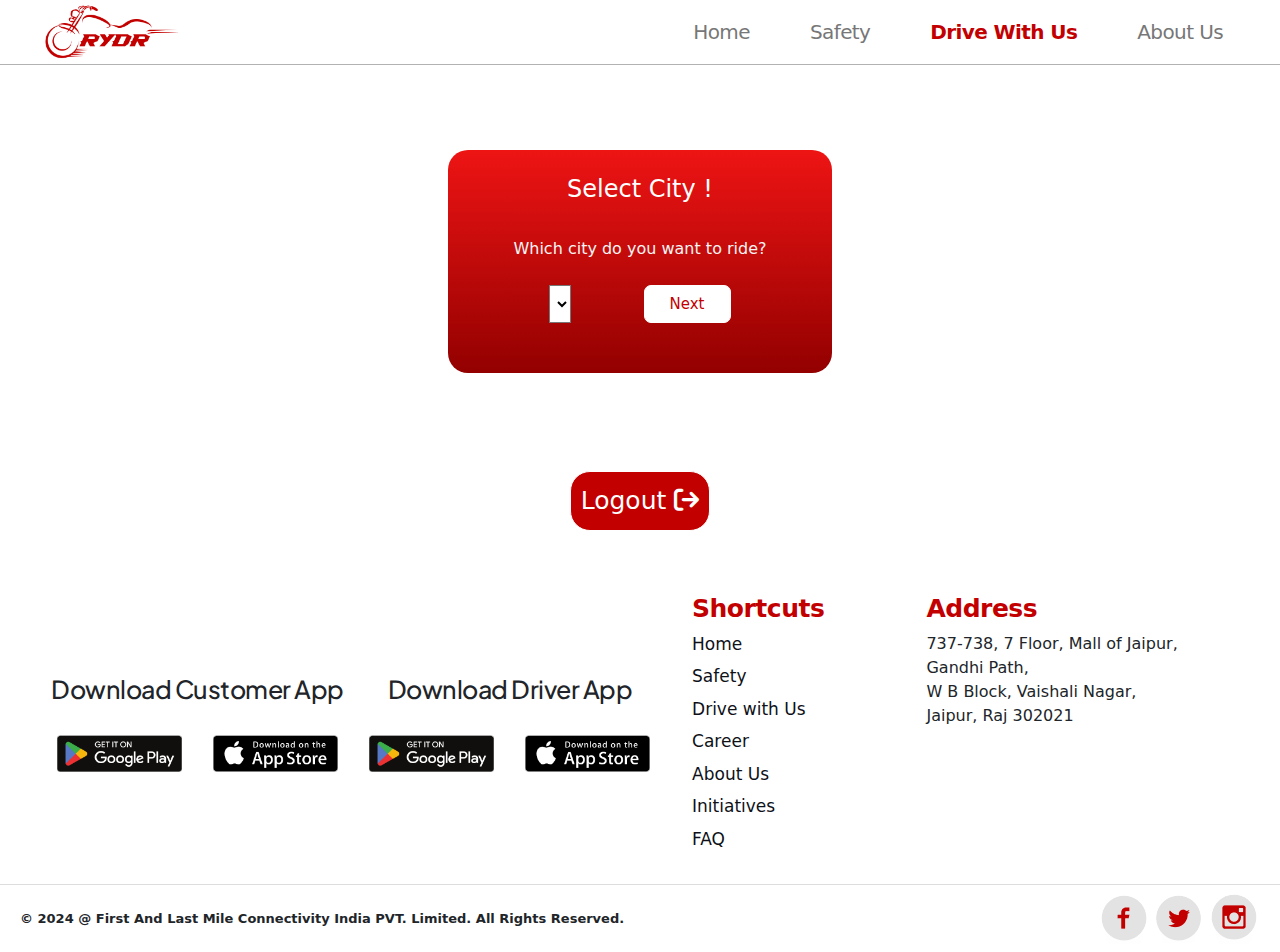
<file: SelectCities.html>
<!DOCTYPE html>
<html>

<head>
    <meta charset="utf-8" />
    <meta name="viewport" content="initial-scale=1, width=device-width" />

    <!-- <link rel="stylesheet" href="./global.css" /> -->


    <link rel="stylesheet"
        href="https://fonts.googleapis.com/css2?family=Plus Jakarta Sans:wght@400;500;600;700;800&display=swap" />
    <link rel="stylesheet" href="Styles/header.css">
    <link rel="stylesheet" href="Styles/classy-nav.css">

    <link rel="stylesheet" href="Styles/style.css">
    <link rel="stylesheet" href="assets/css/bootstrap.min.css">

    <!-- RESPONSIVE CSS  -->

    <link rel="stylesheet" href="Styles/Responsive/XL.css">
    <link rel="stylesheet" href="Styles/Responsive/L.css">
    <link rel="stylesheet" href="Styles/Responsive/M.css">
    <link rel="stylesheet" href="Styles/Responsive/S.css">

    <link rel="stylesheet" href="https://cdn.jsdelivr.net/npm/bootstrap-icons@1.10.2/font/bootstrap-icons.css">
    <link rel="stylesheet" href="https://cdnjs.cloudflare.com/ajax/libs/font-awesome/6.0.0-beta3/css/all.min.css">

    <script src="https://ajax.googleapis.com/ajax/libs/jquery/3.6.0/jquery.min.js"></script>


    <script>
        window.dataLayer = window.dataLayer || [];

        function gtag() {
            dataLayer.push(arguments);
        }
        gtag('js', new Date());
        gtag('config', 'UA-23581568-13');
    </script>


    <style>
        .form-control {
            border: 1px solid #ced4da;
            padding: .375rem .75rem;
            border-radius: .25rem;
        }

        .form-control.error {
            border-color: red;
        }
    </style>

    <script src="JS/jquery.min.js"></script>
</head>

<body>

    <section>
        <header class="header-area">
            <div class="main-header-area">
                <div class="classy-nav-container breakpoint-off">
                    <nav class="classy-navbar justify-content-between" id="uzaNav">
                        <a class="nav-brand" href="index.html"><img src="Images/new-logo.png" alt="Ryder Logo"></a>
                        <div class="classy-navbar-toggler">
                            <span class="navbarToggler"><span></span><span></span><span></span></span>
                        </div>

                        <div class="classy-menu">

                            <div class="classycloseIcon">
                                <div class="cross-wrap"><span class="top"></span><span class="bottom"></span></div>
                            </div>

                            <div class="classynav">
                                <div>
                                    <ul id="nav" class="home-parent">
                                        <li class=" text-decoration-none nav-items"><a href="./index.html">Home</a></li>
                                        <li class=" text-decoration-none nav-items"><a href="safety.html">Safety</a>
                                        </li>
                                        <li class="text-decoration-none nav-items current-item"><a
                                                href="Drive_with_us.html">Drive
                                                with us</a></li>
                                        <li class="text-decoration-none nav-items"><a href="about_us.html">About
                                                Us</a></li>
                                        <!-- <li class="text-decoration-none nav-items"><a href="initiatives.html">Our
                                                Initiatives</a></li> -->
                                    </ul>
                                </div>

                                <!-- <div>|</div> -->

                                <!-- <div class="login-register-btn mx-3" data-toggle="modal" data-target="#customer-login">
                                    <a href="">

                                        <div class="log-in">HI</div>
                                    </a>
                                </div> -->
                            </div>
                        </div>
                    </nav>
                </div>
            </div>
        </header>
    </section>

    <main>

        <section class="log-sec flex-column justify-content-center">
            <div class="login-div" style="margin-bottom: 50px;">

                <div id="choose_city" style="display: block;">
                    <div class="rydr-contact-form">

                        <div class="container contact-heading mb-30">
                            <h4 class="text-center mob" style="padding: 25px;">Select City !</h4>
                            <p class="mb-4" style="color: whitesmoke;">Which city do you want to ride?</p>
                        </div>
                        <div class="container">
                            <div class="wrap">
                                <form action="#" class="d-flex flex-row justify-content-around">
                                    <select class="select city mb-30 " name="city" id="city"></select>
                                    <button type="button" value="" id="" class=" otp-btn "
                                        onclick="cityNext()">Next</button>
                                </form>
                            </div>
                        </div>
                    </div>
                </div>


            </div>

            <div class="d-flex justify-content-center mt-5 mb-5">
                <button class="reg-but" onclick="logout()">
                    Logout <i class="fa fa-arrow-right-from-bracket"></i>
                </button>
            </div>


        </section>







    </main>


    <footer class="">
        <div class="">
            <div class="footer-section">

                <div class="col-lg-6 col-md-6 col-12 d-flex flex-row justify-content-around footer-apps">
                    <div class="download-app">
                        <p>Download Customer App</p>
                        <div class="app-links">
                            <a href="playstore-link"><img src="Images/Google_Play_Store_badge_EN.svg.png"
                                    alt="Play Store"></a>
                            <a href="applestore-link"><img src="Images/App_Store_Badge.svg (2).png"
                                    alt="Apple Store"></a>
                        </div>
                    </div>
                    <div class="download-app">
                        <p>Download Driver App</p>
                        <div class="app-links">
                            <a href="playstore-link"><img src="Images/Google_Play_Store_badge_EN.svg.png"
                                    alt="Play Store"></a>
                            <a href="applestore-link"><img src="Images/App_Store_Badge.svg (2).png"
                                    alt="Apple Store"></a>
                        </div>
                    </div>

                </div>


                <div class="col-lg-2 col-md-2 col-6 shortcuts">
                    <h5 class="footer-heading Shortcuts">Shortcuts</h5>
                    <div class="list-unstyled">
                        <li><a class="direct-links" href="index.html">Home</a></li>
                        <li><a class="direct-links" href="safety.html">Safety</a></li>
                        <li><a class="direct-links" href="drive_with_us.html">Drive with Us</a></li>
                        <li><a class="direct-links" href="about_us.html">Career</a></li>
                        <li><a class="direct-links" href="about_us.html">About Us</a></li>
                        <li><a class="direct-links" href="initiatives.html">Initiatives</a></li>
                        <li><a class="direct-links" href="faq.html">FAQ</a></li>
                    </div>
                </div>
                <div class="col-lg-3 col-md-3 add-sec col-6">
                    <h5 class="footer-heading">Address</h5>

                    <div class="add-div">
                        737-738, 7 Floor, Mall of Jaipur, Gandhi Path,
                        <br> W B Block, Vaishali Nagar,
                        <br> Jaipur, Raj 302021

                        </p>
                    </div>


                </div>



            </div>
            <div class="footer-bottom ">

                <div class="">
                    <p class="fw-bold">© 2024 @ First And Last Mile Connectivity India PVT. Limited. All Rights
                        Reserved.</p>
                </div>

                <div class="social-links mt-2 mb-2">
                    <a href="facebook-link"><img class="socialImg" src="Images/Facebook.png" alt=""></a>
                    <a href="twitter-link"><img class="socialImg" src="Images/Twitter.png" alt=""></a>
                    <a href="instagram-link"><img class="socialImg" src="Images/Instagram.png" alt=""></a>
                </div>
            </div>
        </div>
    </footer>


    </div>
    <script>
        const logout = () => {
            console.log('Logout')
            localStorage.clear();
            window.location.href = 'index.html';
        }
    </script>

    <script>
        const fetchCities = () => {
            fetch('http://34.93.164.215:9000/rydr/v1/serviceableCities/city-list')
                .then(response => {
                    if (!response.ok) {
                        throw new Error('Network response was not ok');
                    }
                    return response.json();
                })
                .then(data => {
                    const citySelect = document.getElementById('city');
                    citySelect.innerHTML = ''; // Clear existing options
                    data.data.forEach(city => {
                        const option = document.createElement('option');
                        option.value = city;
                        option.textContent = city;
                        citySelect.appendChild(option);
                    });
                })
                .catch(error => {
                    console.error('Error fetching cities:', error);
                    alert('Error fetching cities. Please try again.');
                });
        }

        fetchCities();



        const cityNext = () => {

            var cityinput = document.getElementById('city');
            var city = cityinput.value; // Get the OTP value and trim any extra spaces

            // Construct the request body for OTP verification
            var requestBody = {
                CityName: city
            };

            fetch('http://34.93.164.215:9000/rydr/v1/driver/update-profile', {
                method: 'POST',
                headers: {
                    'Content-Type': 'application/json',
                    "Authorization": `Bearer ${localStorage.getItem('accessToken')}`,
                    'key': localStorage.getItem("mobileNumber")
                },
                body: JSON.stringify(requestBody)
            })
                .then(function (response) {
                    if (!response.ok) {
                        throw new Error('Network response was not ok');
                    }
                    return response.json();
                })
                .then(function (data) {
                    console.log('City Sent successful:', data);
                    localStorage.setItem('cityName', city)
                    window.location.href = 'SelectVehicle.html';

                })
                .catch(function (error) {
                    console.error('Error Sending City:', error);
                    // Handle error, e.g., display error message to the user
                    alert('Error Sending City. Please try again.');
                });


        }

    </script>

    <script src="https://code.jquery.com/jquery-3.7.0.min.js"></script>
    <script src="JS/jquery.min.js"></script>
    <script src="assets/js/bootstrap.min.js"></script>
    <script src="assets/js/bootstrap.bundle.js"></script>
    <script src="assets/js/bootstrap.bundle.min.js"></script>
    <script src="assets/js/newBoot.js"></script>
    <!-- <script src="JS/Reg_process.js"></script> -->
    <script src="JS/contact-form.js"></script>
    <script src="JS/popper.min.js"></script>
    <script src="JS/uza.bundle.js"></script>
    <script src="JS/active.js"></script>






    <!-- Bootstrap JS Bundle with Popper -->
    <script src="https://maxcdn.bootstrapcdn.com/bootstrap/5.3.0/js/bootstrap.bundle.min.js"></script>

    <script async src="https://www.googletagmanager.com/gtag/js?id=UA-23581568-13"></script>

</body>

</html>
</file>
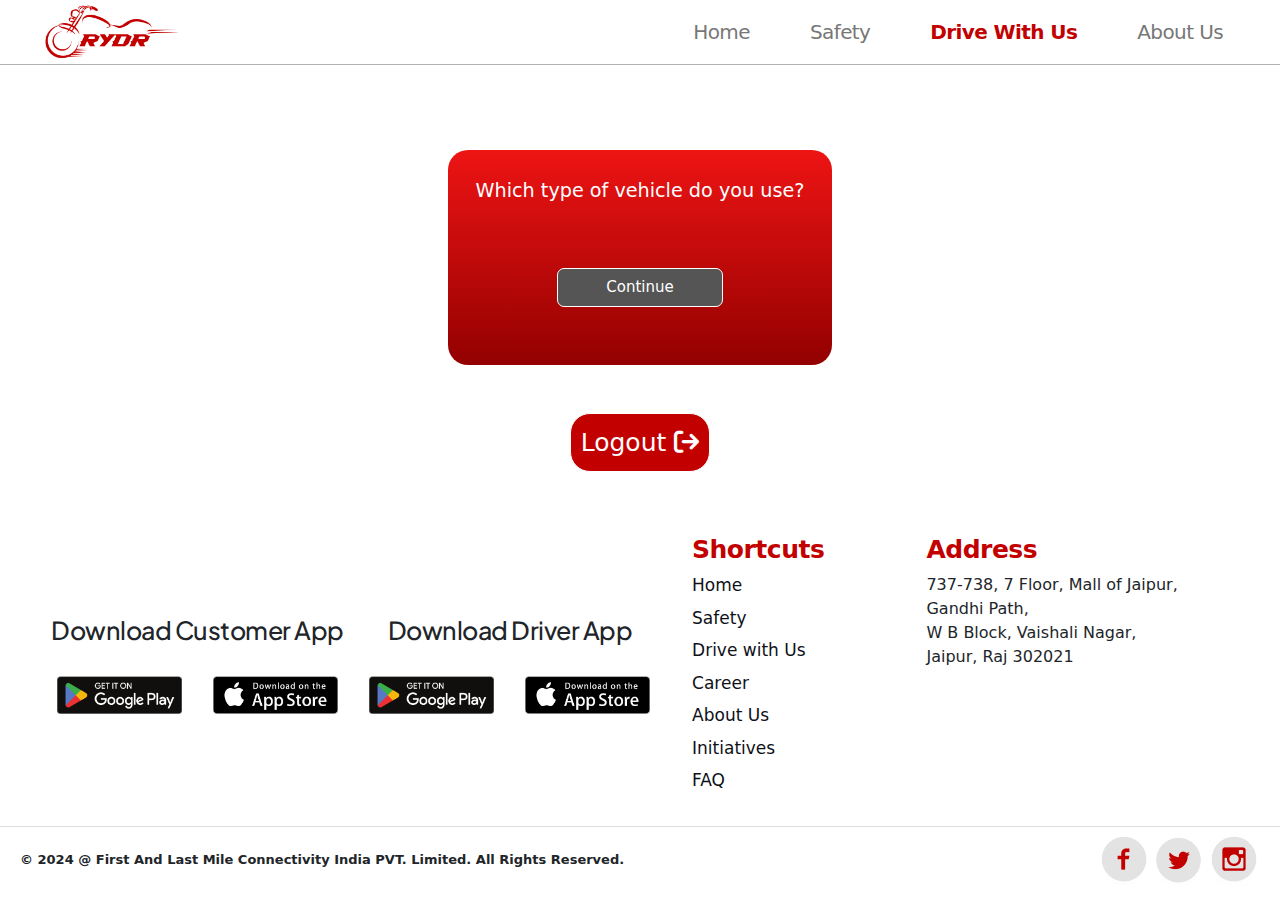
<file: SelectVehicle.html>
<!DOCTYPE html>
<html>

<head>
    <meta charset="utf-8" />
    <meta name="viewport" content="initial-scale=1, width=device-width" />

    <!-- <link rel="stylesheet" href="./global.css" /> -->


    <link rel="stylesheet"
        href="https://fonts.googleapis.com/css2?family=Plus Jakarta Sans:wght@400;500;600;700;800&display=swap" />
    <link rel="stylesheet" href="Styles/header.css">
    <link rel="stylesheet" href="Styles/classy-nav.css">

    <link rel="stylesheet" href="Styles/style.css">
    <link rel="stylesheet" href="assets/css/bootstrap.min.css">

    <!-- RESPONSIVE CSS  -->

    <link rel="stylesheet" href="Styles/Responsive/XL.css">
    <link rel="stylesheet" href="Styles/Responsive/L.css">
    <link rel="stylesheet" href="Styles/Responsive/M.css">
    <link rel="stylesheet" href="Styles/Responsive/S.css">

    <link rel="stylesheet" href="https://cdn.jsdelivr.net/npm/bootstrap-icons@1.10.2/font/bootstrap-icons.css">
    <link rel="stylesheet" href="https://cdnjs.cloudflare.com/ajax/libs/font-awesome/6.0.0-beta3/css/all.min.css">

    <script src="https://ajax.googleapis.com/ajax/libs/jquery/3.6.0/jquery.min.js"></script>


    <script>
        window.dataLayer = window.dataLayer || [];

        function gtag() {
            dataLayer.push(arguments);
        }
        gtag('js', new Date());
        gtag('config', 'UA-23581568-13');
    </script>


    <style>
        .form-control {
            border: 1px solid #ced4da;
            padding: .375rem .75rem;
            border-radius: .25rem;
        }

        .form-control.error {
            border-color: red;
        }
    </style>

    <script src="JS/jquery.min.js"></script>
</head>

<body>

    <section>
        <header class="header-area">
            <div class="main-header-area">
                <div class="classy-nav-container breakpoint-off">
                    <nav class="classy-navbar justify-content-between" id="uzaNav">
                        <a class="nav-brand" href="index.html"><img src="Images/new-logo.png" alt="Ryder Logo"></a>
                        <div class="classy-navbar-toggler">
                            <span class="navbarToggler"><span></span><span></span><span></span></span>
                        </div>

                        <div class="classy-menu">

                            <div class="classycloseIcon">
                                <div class="cross-wrap"><span class="top"></span><span class="bottom"></span></div>
                            </div>

                            <div class="classynav">
                                <div>
                                    <ul id="nav" class="home-parent">
                                        <li class=" text-decoration-none nav-items"><a href="./index.html">Home</a></li>
                                        <li class=" text-decoration-none nav-items"><a href="safety.html">Safety</a>
                                        </li>
                                        <li class="text-decoration-none nav-items current-item"><a
                                                href="Drive_with_us.html">Drive
                                                with us</a></li>
                                        <li class="text-decoration-none nav-items"><a href="about_us.html">About
                                                Us</a></li>
                                        <!-- <li class="text-decoration-none nav-items"><a href="initiatives.html">Our
                                                Initiatives</a></li> -->
                                    </ul>
                                </div>

                                <!-- <div>|</div> -->

                                <!-- <div class="login-register-btn mx-3" data-toggle="modal" data-target="#customer-login">
                                    <a href="">

                                        <div class="log-in">HI</div>
                                    </a>
                                </div> -->
                            </div>
                        </div>
                    </nav>
                </div>
            </div>
        </header>
    </section>

    <main>

        <section class="log-sec flex-column justify-content-center">
            <div class="login-div" style="margin-bottom: 0px;">

                <!-- Choose Vehicle Type Start -->
                <div id="choose_vehicle">
                    <div class="rydr-contact-form">

                        <div class="d-flex justify-content-center align-items-center flex-column">
                            <h3 class="vehicle-heading mt-4 text-center" style="color: white;">Which type of vehicle do
                                you
                                use?</h3>
                        </div>
                        <div class="container mt-3">
                            <div class="vehicle-list  d-flex justify-content-center align-items-center flex-column">
                                <ul class="mb-30" style="padding: 0;" id="vList">
                                    <!-- <li id="bike" onclick=""
                                            class="d-flex justify-content-around align-items-center flex-row">
                                            <img class="vehicle_img" src="Images/scooter.png" alt="">
                                            <span>
                                                <h4 class="vehicle_name">Bike (2 Wheeler)</h4>
                                            </span>
                                        </li> -->
                                    <p id="errorVehicle" class="errorText"></p>
                                </ul>
                                <button type="button" value="" id="vl_continue" class=" mb-2 px-5 vl_continue" disabled
                                    onclick="selectVehicleNext()">
                                    Continue
                                </button>
                            </div>
                        </div>
                    </div>
                </div>
                <!-- Choose Vehicle Type End -->


            </div>

            <div class="d-flex justify-content-center mt-5 mb-5">
                <button class="reg-but" onclick="logout()">
                    Logout <i class="fa fa-arrow-right-from-bracket"></i>
                </button>
            </div>
            </div>


        </section>







    </main>


    <footer class="">
        <div class="">
            <div class="footer-section">

                <div class="col-lg-6 col-md-6 col-12 d-flex flex-row justify-content-around footer-apps">
                    <div class="download-app">
                        <p>Download Customer App</p>
                        <div class="app-links">
                            <a href="playstore-link"><img src="Images/Google_Play_Store_badge_EN.svg.png"
                                    alt="Play Store"></a>
                            <a href="applestore-link"><img src="Images/App_Store_Badge.svg (2).png"
                                    alt="Apple Store"></a>
                        </div>
                    </div>
                    <div class="download-app">
                        <p>Download Driver App</p>
                        <div class="app-links">
                            <a href="playstore-link"><img src="Images/Google_Play_Store_badge_EN.svg.png"
                                    alt="Play Store"></a>
                            <a href="applestore-link"><img src="Images/App_Store_Badge.svg (2).png"
                                    alt="Apple Store"></a>
                        </div>
                    </div>

                </div>


                <div class="col-lg-2 col-md-2 col-6 shortcuts">
                    <h5 class="footer-heading">Shortcuts</h5>
                    <div class="list-unstyled">
                        <li><a class="direct-links" href="index.html">Home</a></li>
                        <li><a class="direct-links" href="safety.html">Safety</a></li>
                        <li><a class="direct-links" href="drive_with_us.html">Drive with Us</a></li>
                        <li><a class="direct-links" href="about_us.html">Career</a></li>
                        <li><a class="direct-links" href="about_us.html">About Us</a></li>
                        <li><a class="direct-links" href="initiatives.html">Initiatives</a></li>
                        <li><a class="direct-links" href="faq.html">FAQ</a></li>
                    </div>
                </div>
                <div class="col-lg-3 col-md-3 add-sec col-6">
                    <h5 class="footer-heading">Address</h5>

                    <div class="add-div">
                        737-738, 7 Floor, Mall of Jaipur, Gandhi Path,
                        <br> W B Block, Vaishali Nagar,
                        <br> Jaipur, Raj 302021

                        </p>
                    </div>


                </div>



            </div>
            <div class="footer-bottom ">

                <div class="">
                    <p class="fw-bold">© 2024 @ First And Last Mile Connectivity India PVT. Limited. All Rights
                        Reserved.</p>
                </div>

                <div class="social-links mt-2 mb-2">
                    <a href="facebook-link"><img class="socialImg" src="Images/Facebook.png" alt=""></a>
                    <a href="twitter-link"><img class="socialImg" src="Images/Twitter.png" alt=""></a>
                    <a href="instagram-link"><img class="socialImg" src="Images/Instagram.png" alt=""></a>
                </div>
            </div>
        </div>
    </footer>


    </div>

    <script>
        const logout = () => {
            console.log('Logout')
            localStorage.clear();
            window.location.href = 'index.html';
        }
    </script>

    <script>


        var list = [];
        var headertext = '';
        var listitems = ''
        var selectedVehicle = ''


        const vehicleList = () => {
            let listitem = `<li onclick="selectVehicle({index})" id="{ind}"
                    class="d-flex justify-content-around align-items-center flex-row">
                    <img class="vehicle_img" src="{imageUrl}" alt="">
                        <span>
                            <h4 class="vehicle_name">{vehicleName}</h4>
                        </span>
                    </li>`

            let requestBody = {
                module: "vehicle-type"
            }

            fetch('http://34.93.164.215:9000/rydr/v1/splash/splashScreen', {
                method: 'POST',
                headers: {
                    'Content-Type': 'application/json',
                    'app_token': "bKbumwUX1vs8FLr8",
                    "version": "v1"
                },
                body: JSON.stringify(requestBody)
            })
                .then(function (response) {
                    if (!response.ok) {
                        throw new Error('Network response was not ok');
                    }
                    return response.json();
                })
                .then(function (data) {
                    console.log('Vehicle list Sent successful:', data);
                    list = data.images

                    headertext = data.data[0]?.description

                    for (let i = 0; i < list.length; i++) {
                        listitems += listitem.replace('{imageUrl}', list[i].image).replace('{vehicleName}', list[i].name).replace('{index}', i).replace('{ind}', `name${i}`)
                    }
                    console.log('listitems> ', listitems)
                    document.getElementById('vList').innerHTML = listitems

                })
                .catch(function (error) {
                    console.error('Error Sending City:', error);
                    // Handle error, e.g., display error message to the user
                    alert('Error Sending City. Please try again.');
                });
        }


        vehicleList();


        const selectVehicle = (index) => {
            selectedVehicle = list[index].name;
            for (let i = 0; i < list.length; i++) {
                if (i === index) {
                    document.getElementById(`name${i}`).style.border = '2px solid white'

                } else {
                    document.getElementById(`name${i}`).style.border = '2px solid white'
                }
            }
            // document.getElementById('vl_continue').style.backgroundColor = '#c30000'
            document.getElementById('vl_continue').classList.add('otp-btn')
            document.getElementById('vl_continue').disabled = false
        }

        const selectVehicleNext = () => {

            // Construct the request body for OTP verification
            var requestBody = {
                vehicleType: selectedVehicle
            };

            // Fetch API call to verify OTP
            fetch('http://34.93.164.215:9000/rydr/v1/driver/update-profile', {
                method: 'POST',
                headers: {
                    'Content-Type': 'application/json',
                    "Authorization": `Bearer ${localStorage.getItem('accessToken')}`,
                    'key': localStorage.getItem("mobileNumber")
                },
                body: JSON.stringify(requestBody)
            })
                .then(function (response) {
                    if (!response.ok) {
                        throw new Error('Network response was not ok');
                    }
                    return response.json();
                })
                .then(function (data) {
                    console.log('Vehicle Sent successful:', data);
                    localStorage.setItem('vehicleType', selectedVehicle)
                    window.location.href = 'oldRegistration.html';

                })
                .catch(function (error) {
                    console.error('Error Sending Vehicle:', error);
                    // Handle error, e.g., display error message to the user
                    alert('Error Sending Vehicle. Please try again.');
                });
        }

    </script>


    <script src="https://code.jquery.com/jquery-3.7.0.min.js"></script>
    <script src="JS/jquery.min.js"></script>
    <script src="assets/js/bootstrap.min.js"></script>
    <script src="assets/js/bootstrap.bundle.js"></script>
    <script src="assets/js/bootstrap.bundle.min.js"></script>
    <script src="assets/js/newBoot.js"></script>
    <script src="JS/contact-form.js"></script>
    <script src="JS/popper.min.js"></script>
    <script src="JS/uza.bundle.js"></script>
    <script src="JS/active.js"></script>






    <!-- Bootstrap JS Bundle with Popper -->
    <script src="https://maxcdn.bootstrapcdn.com/bootstrap/5.3.0/js/bootstrap.bundle.min.js"></script>

    <script async src="https://www.googletagmanager.com/gtag/js?id=UA-23581568-13"></script>

</body>

</html>
</file>
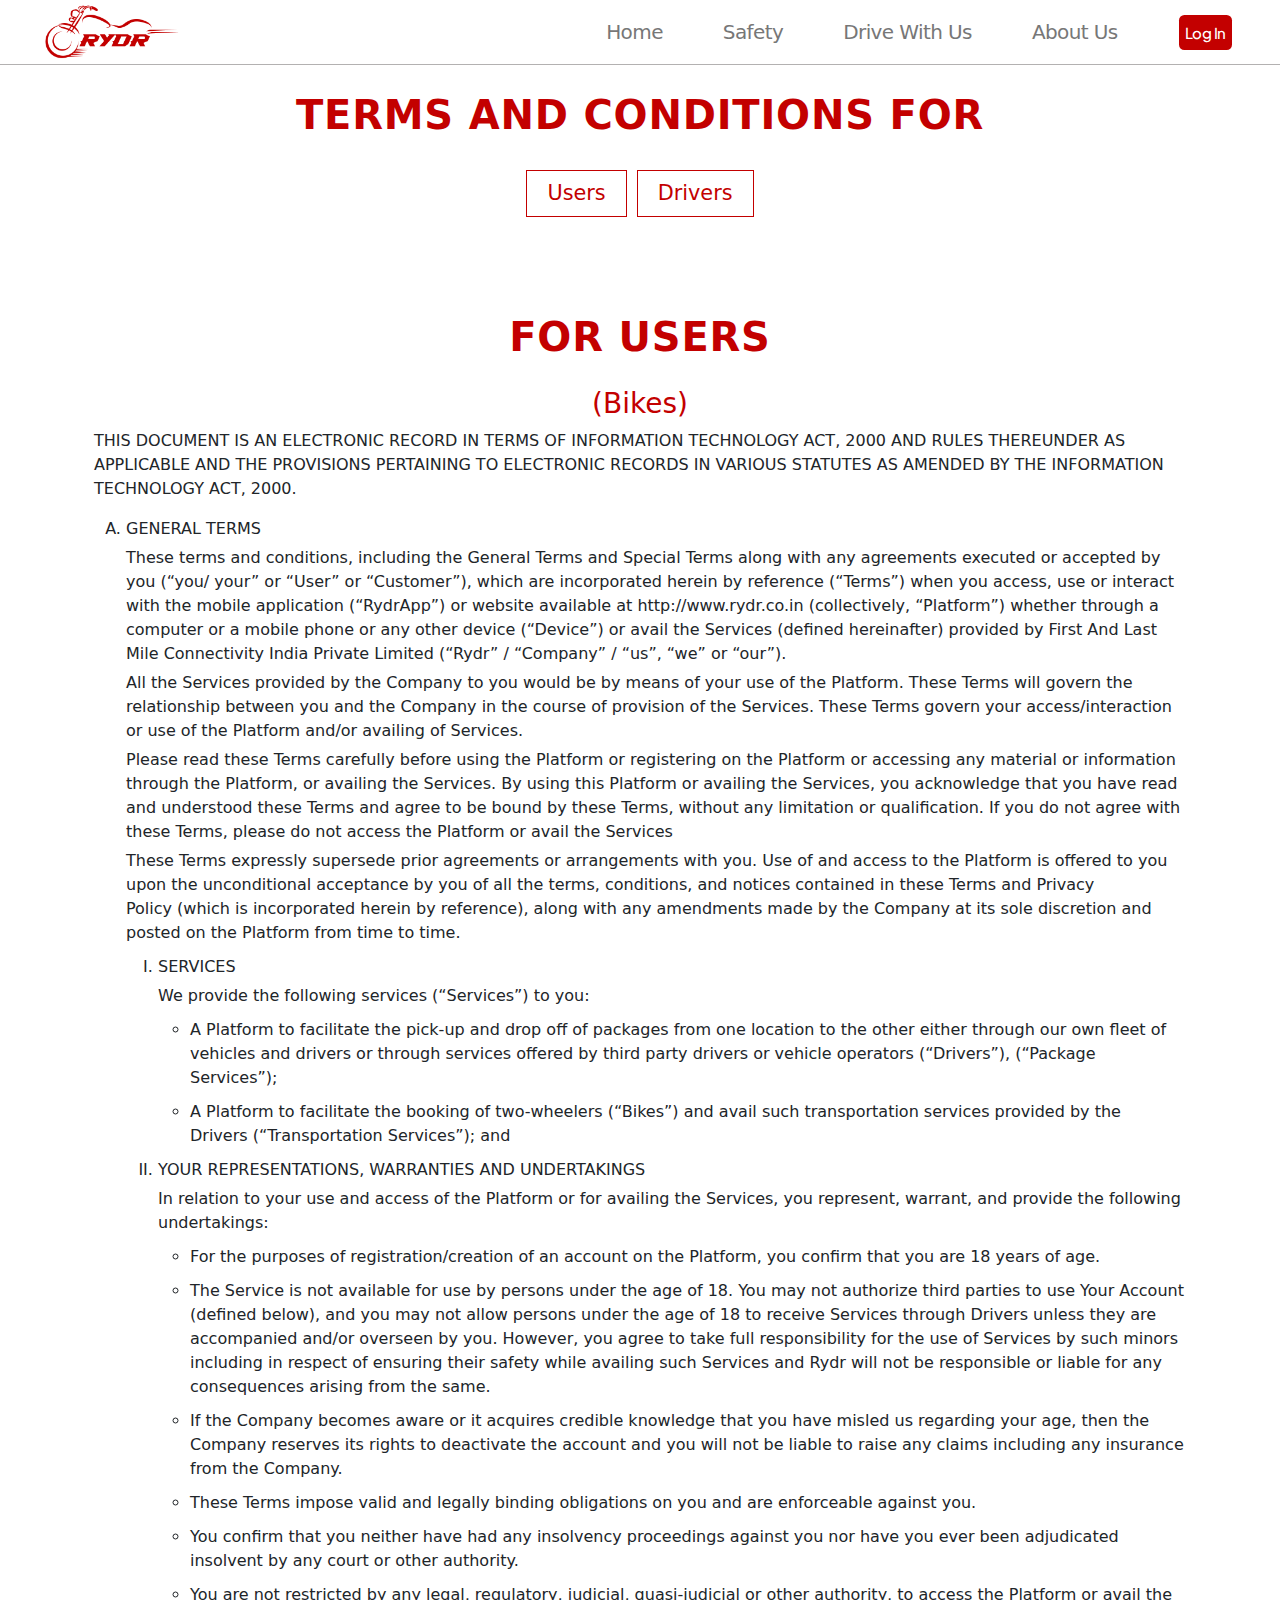
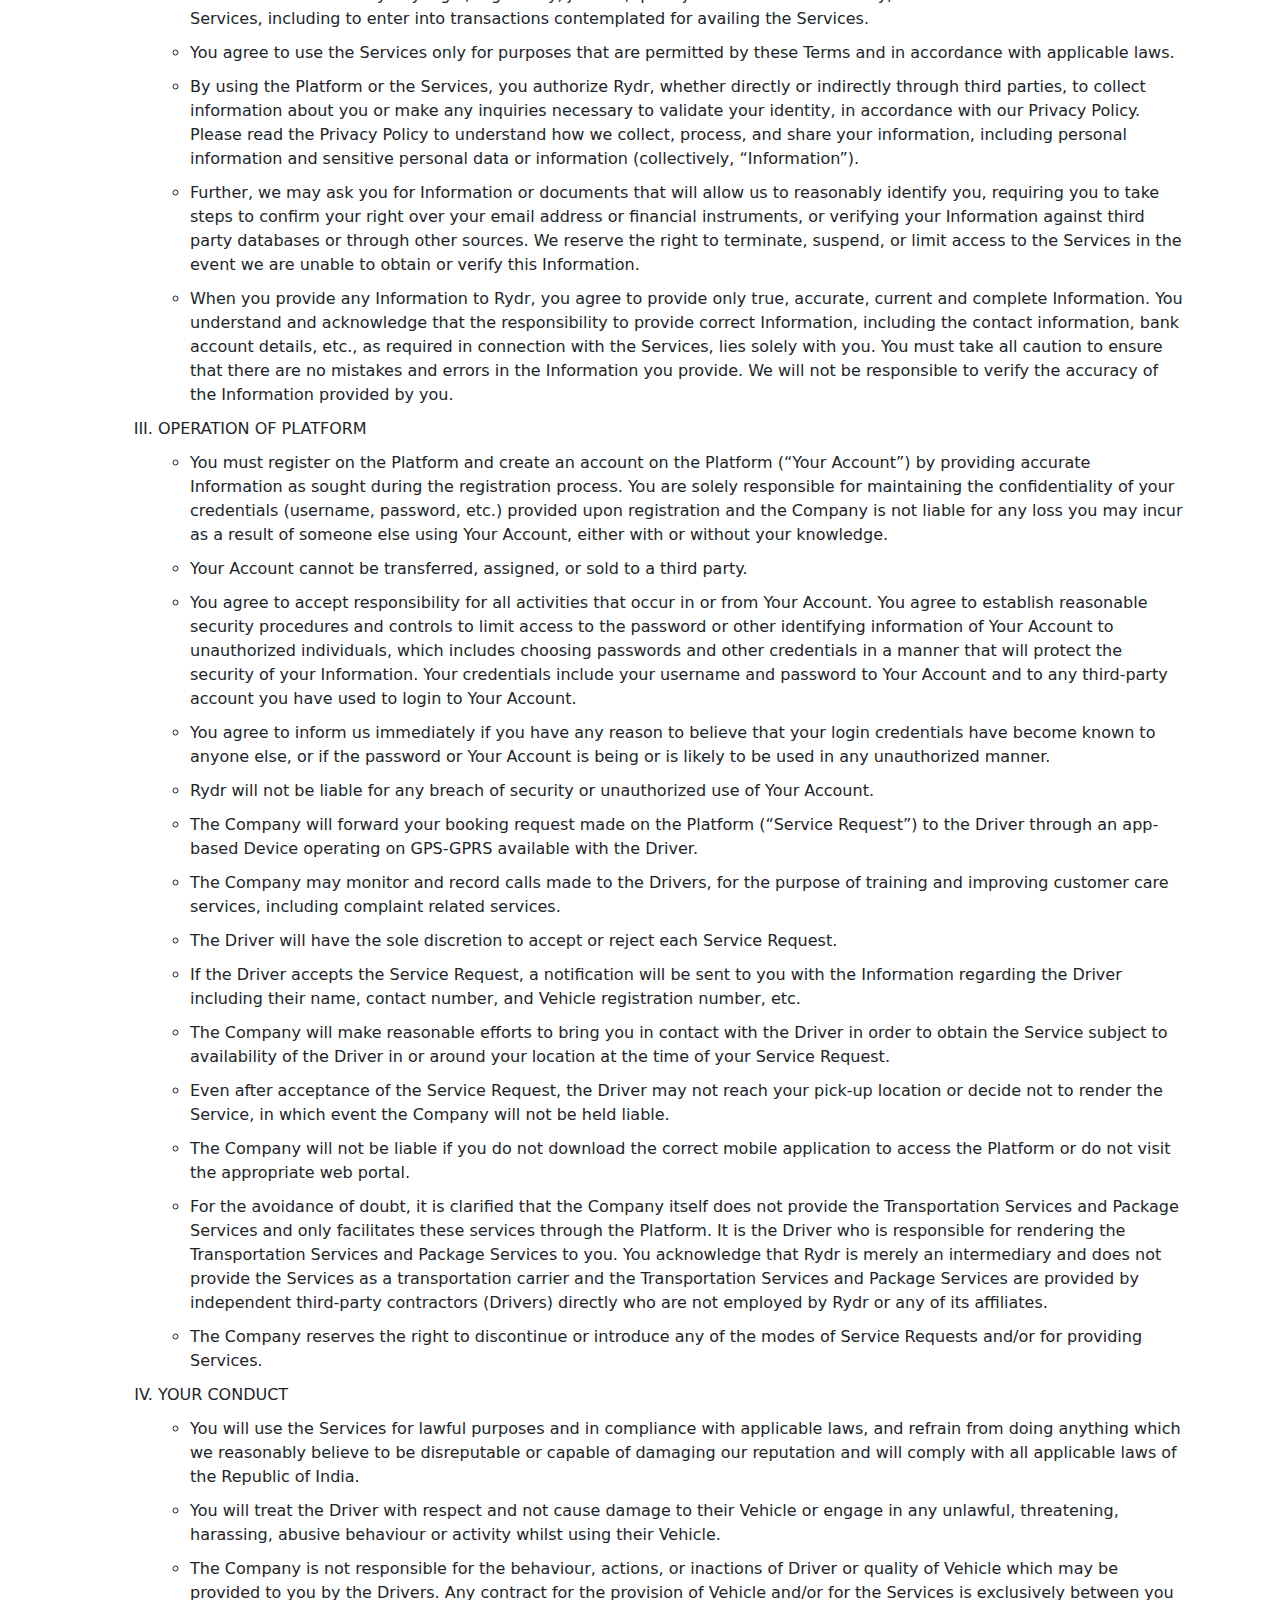
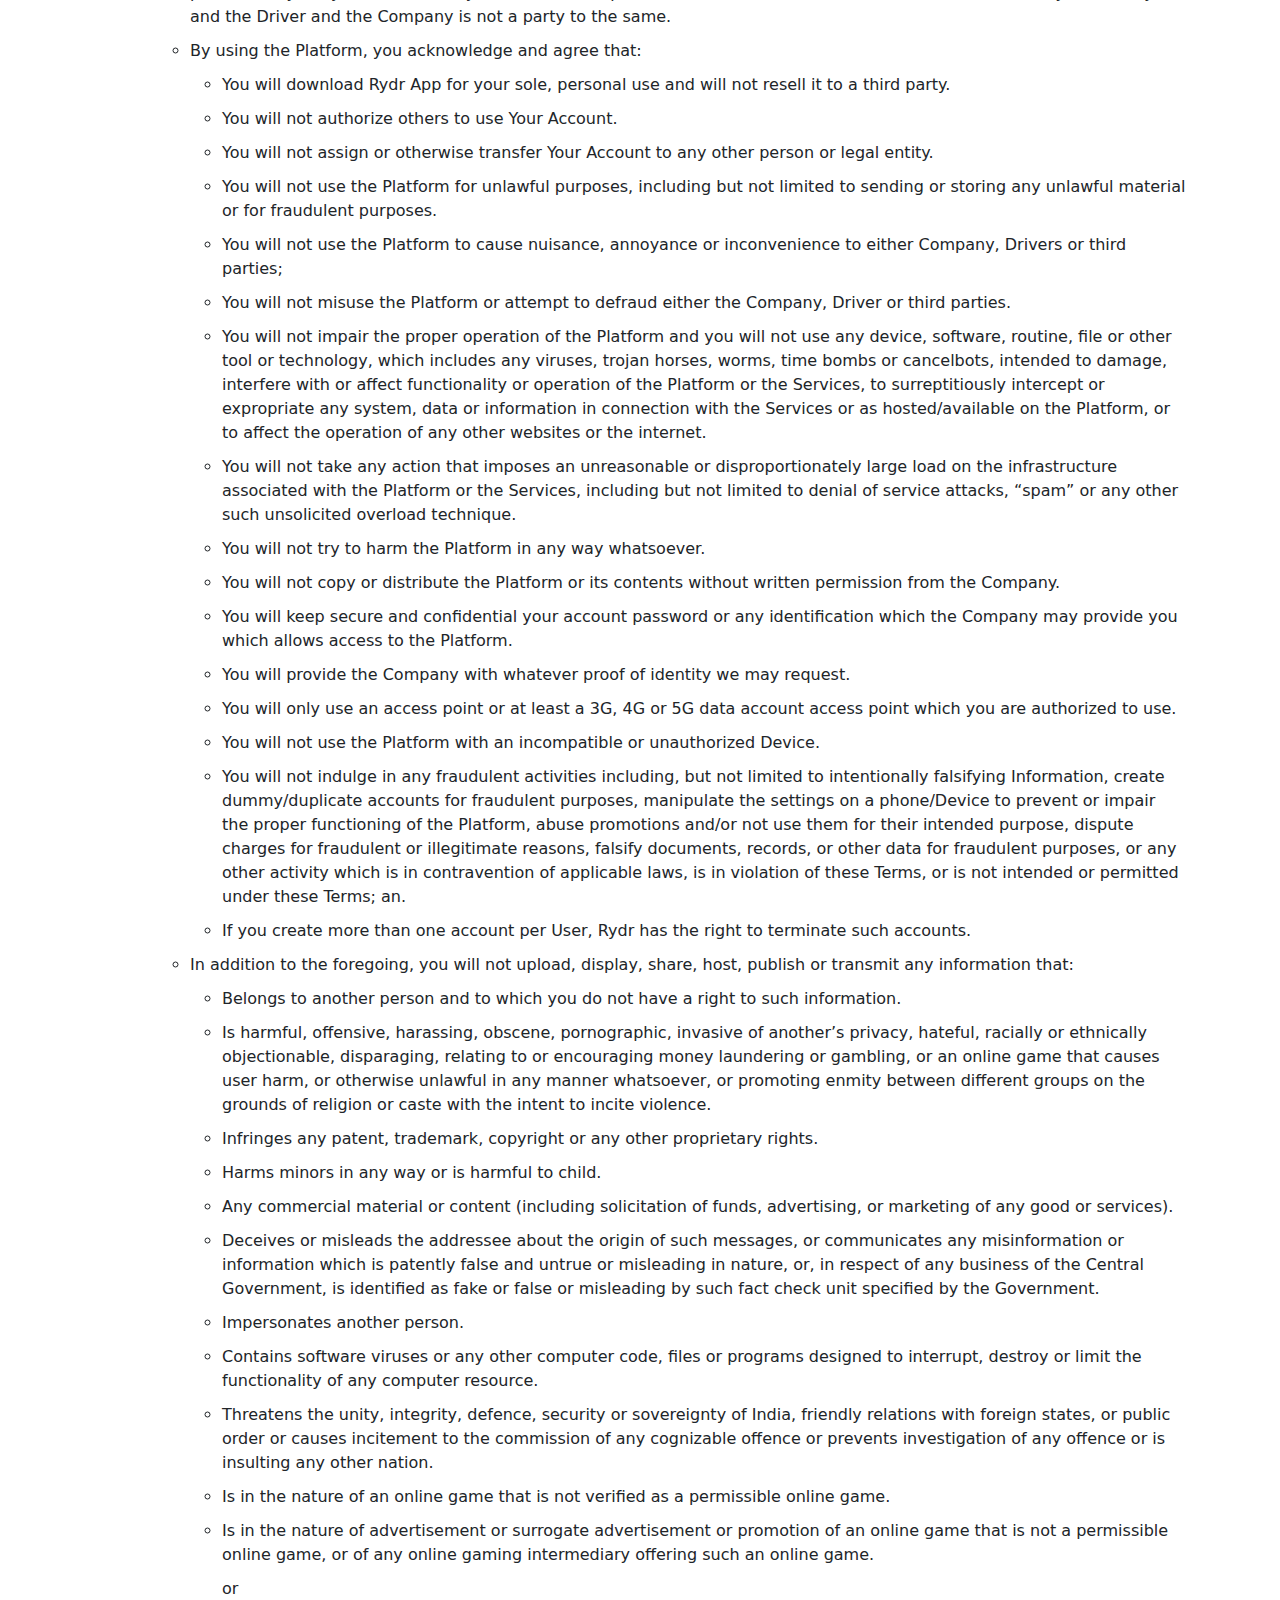
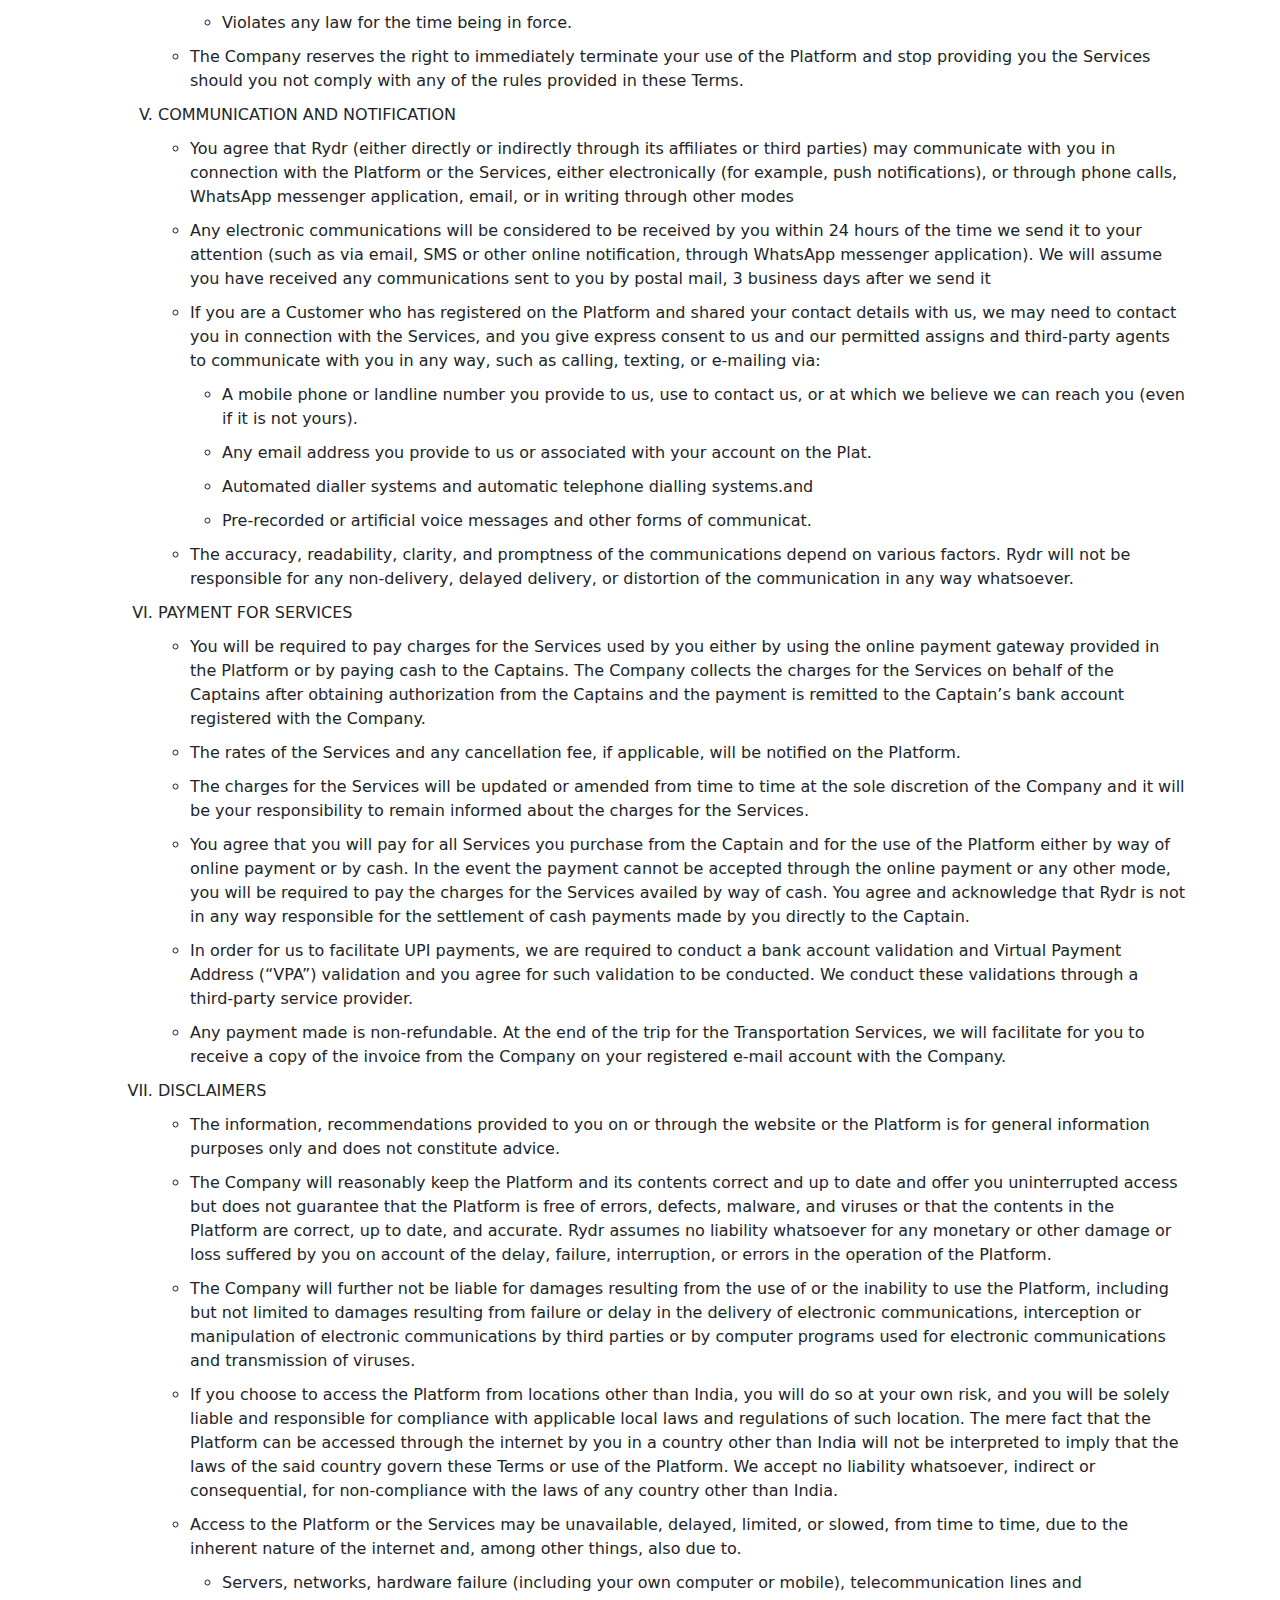
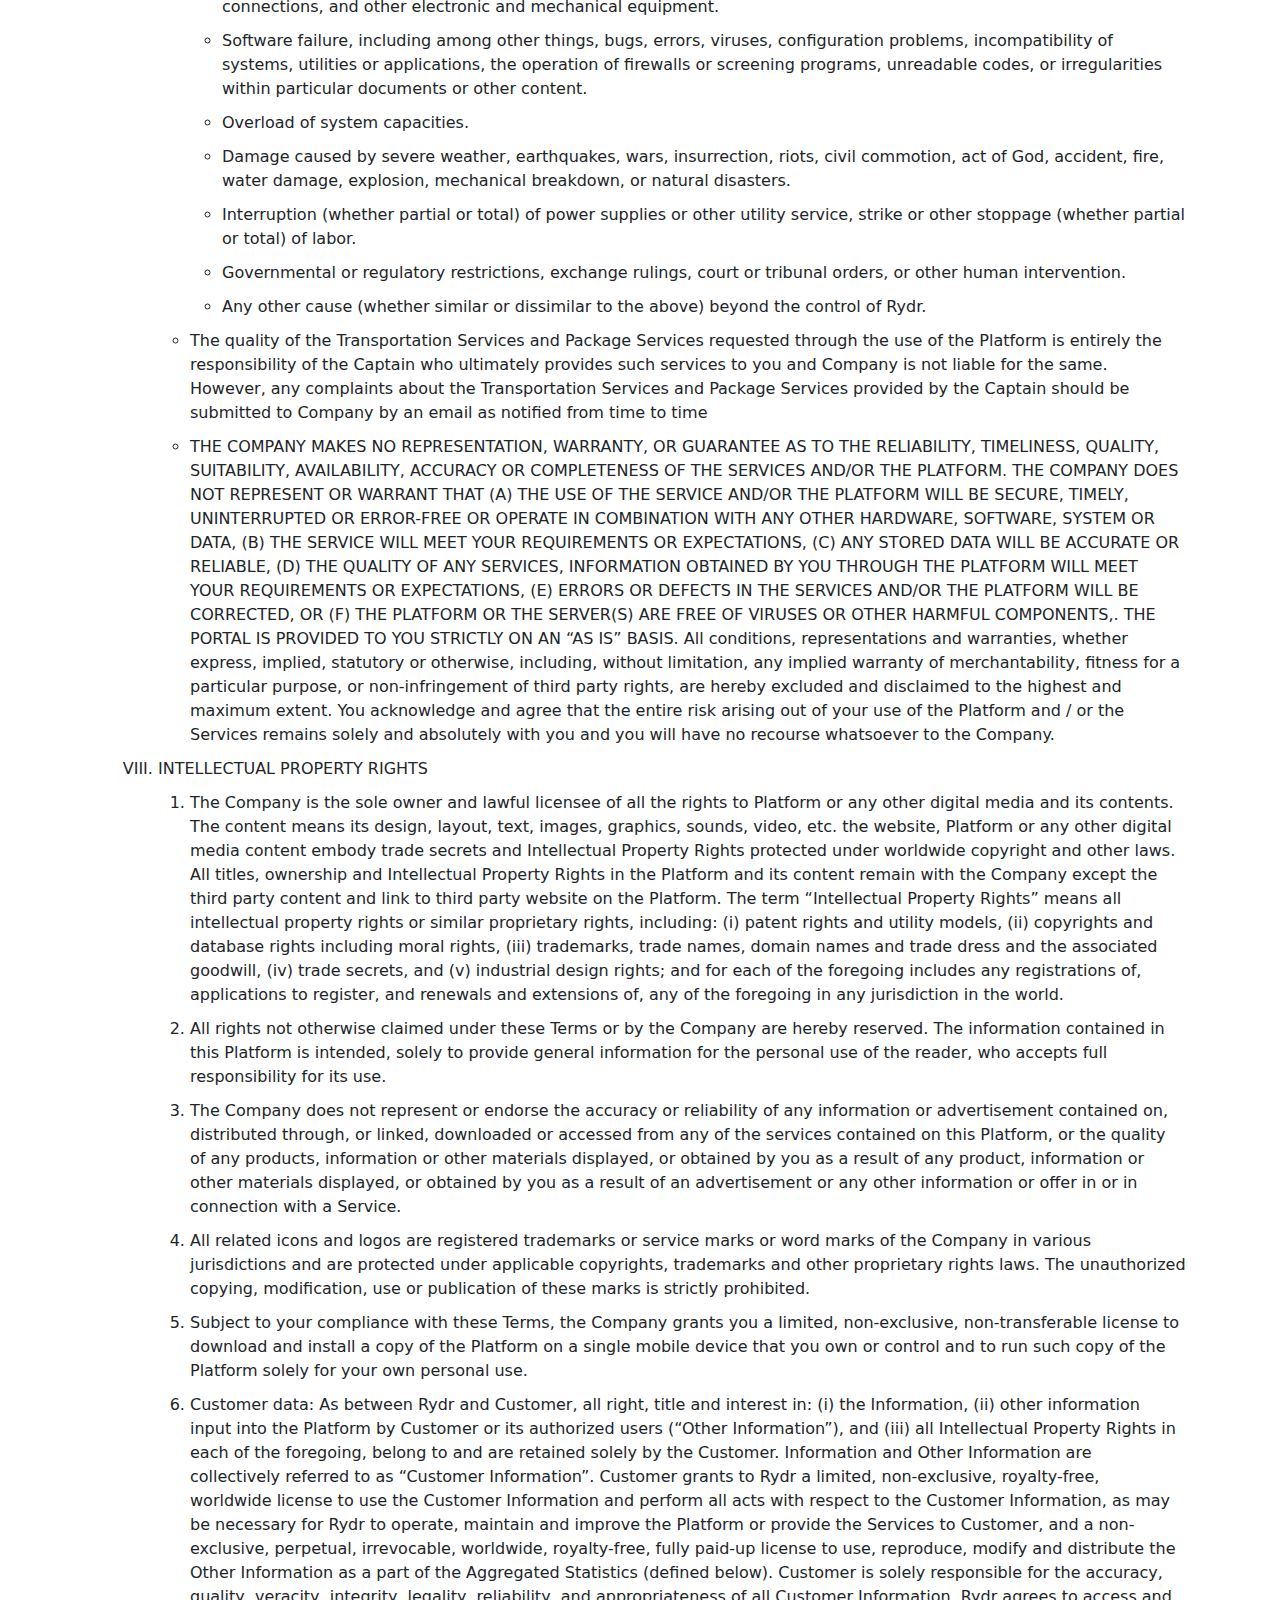
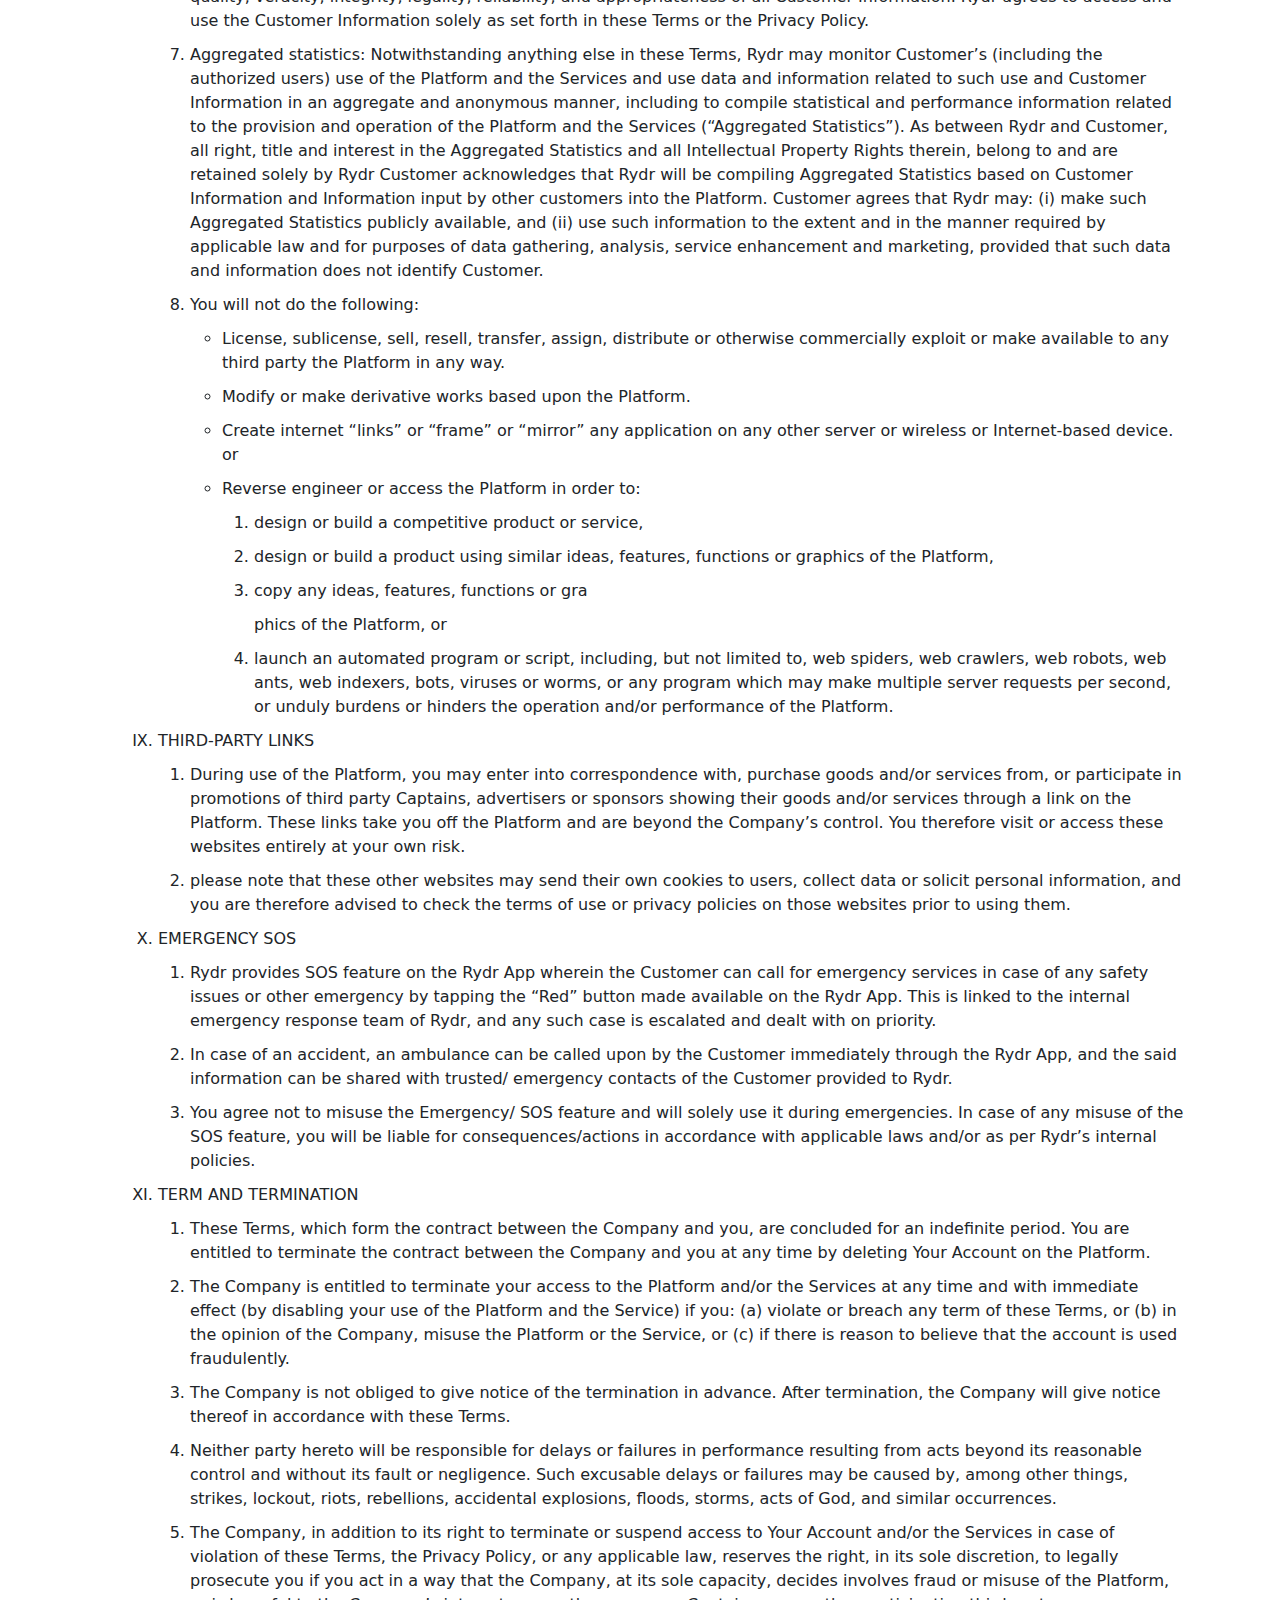
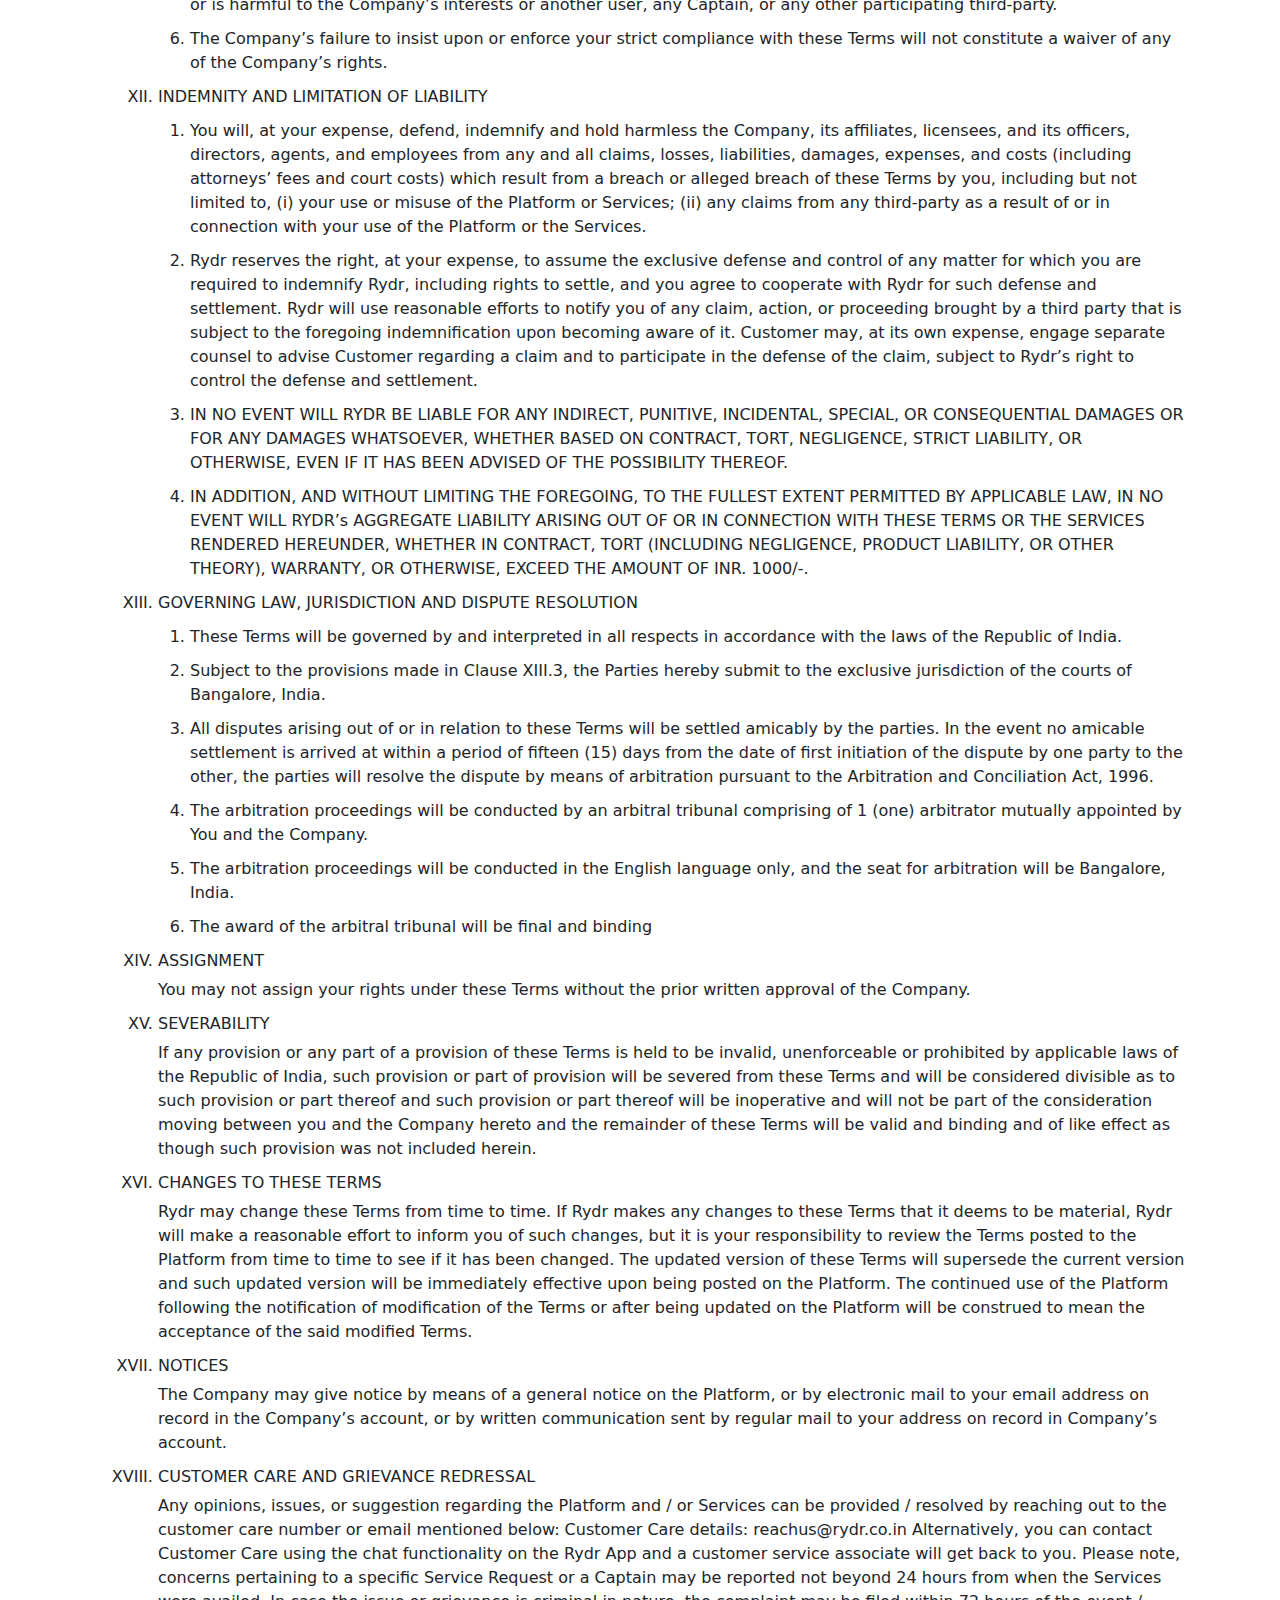
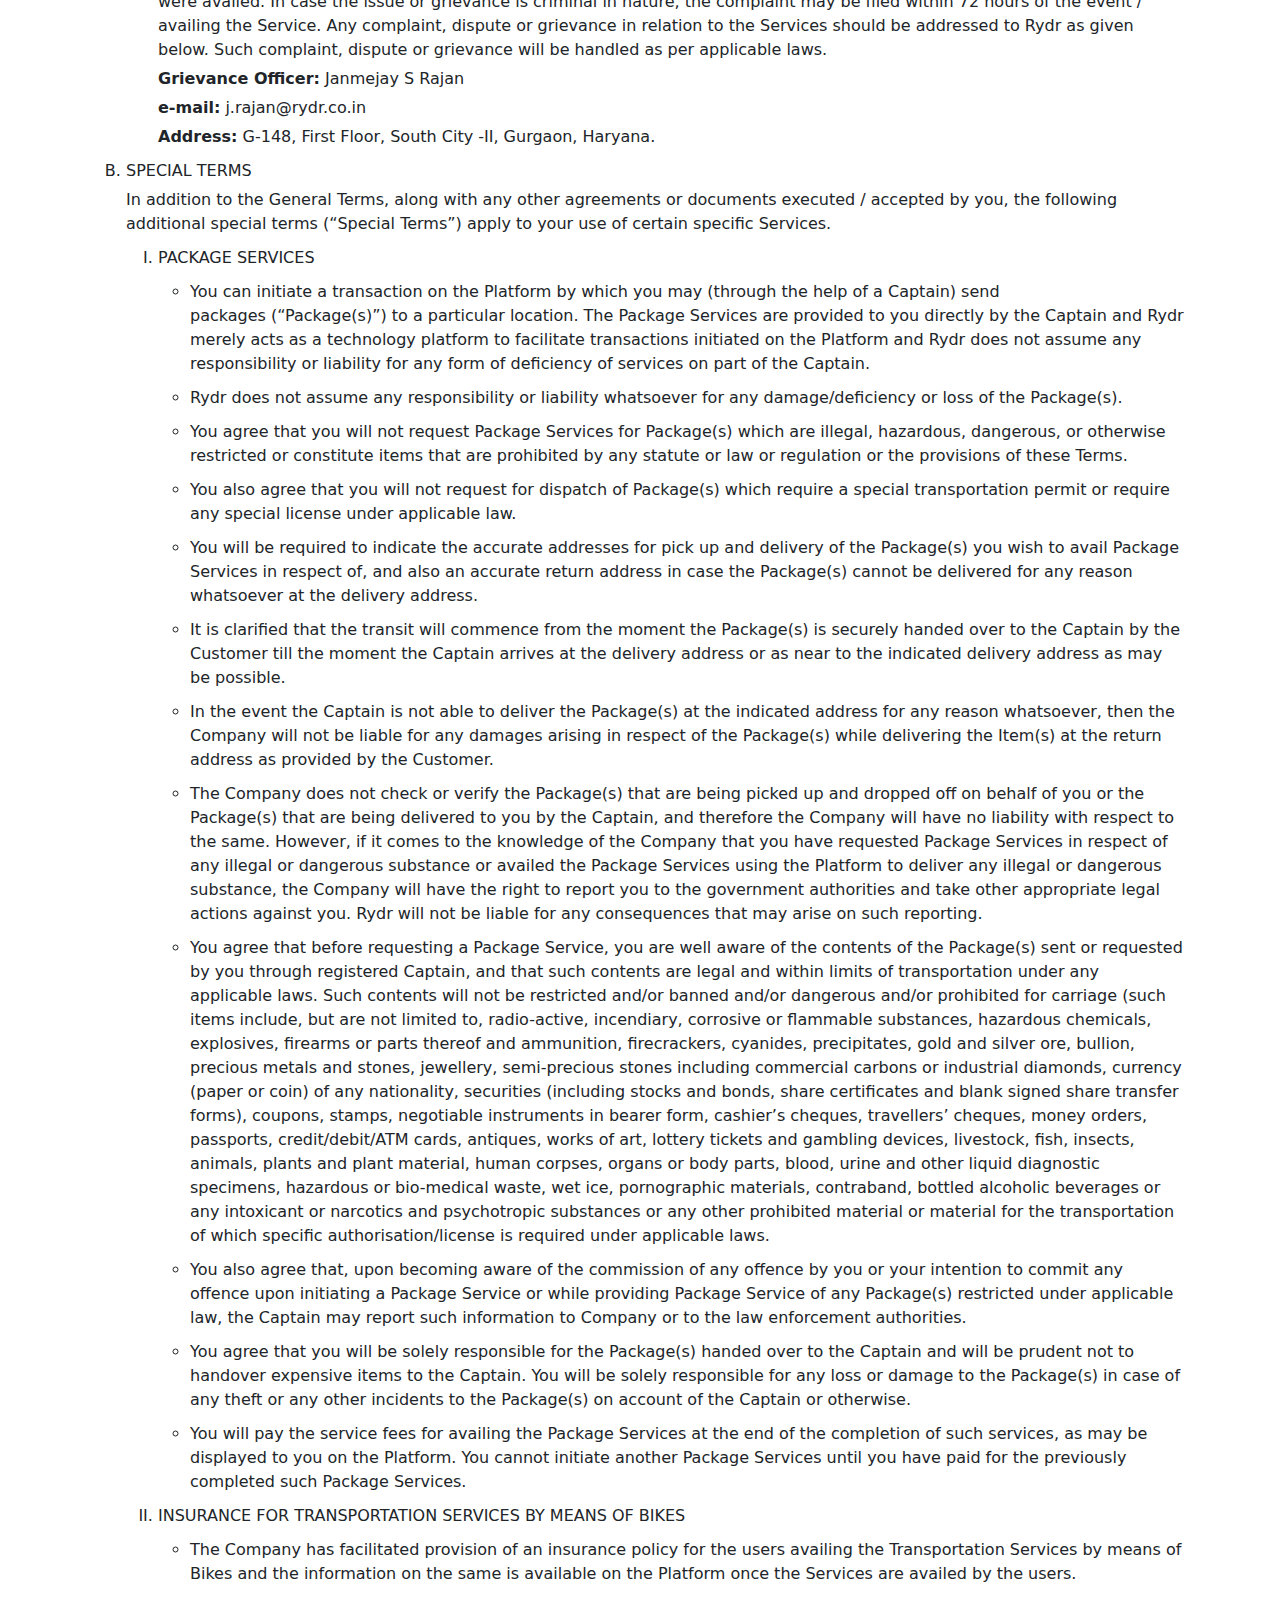
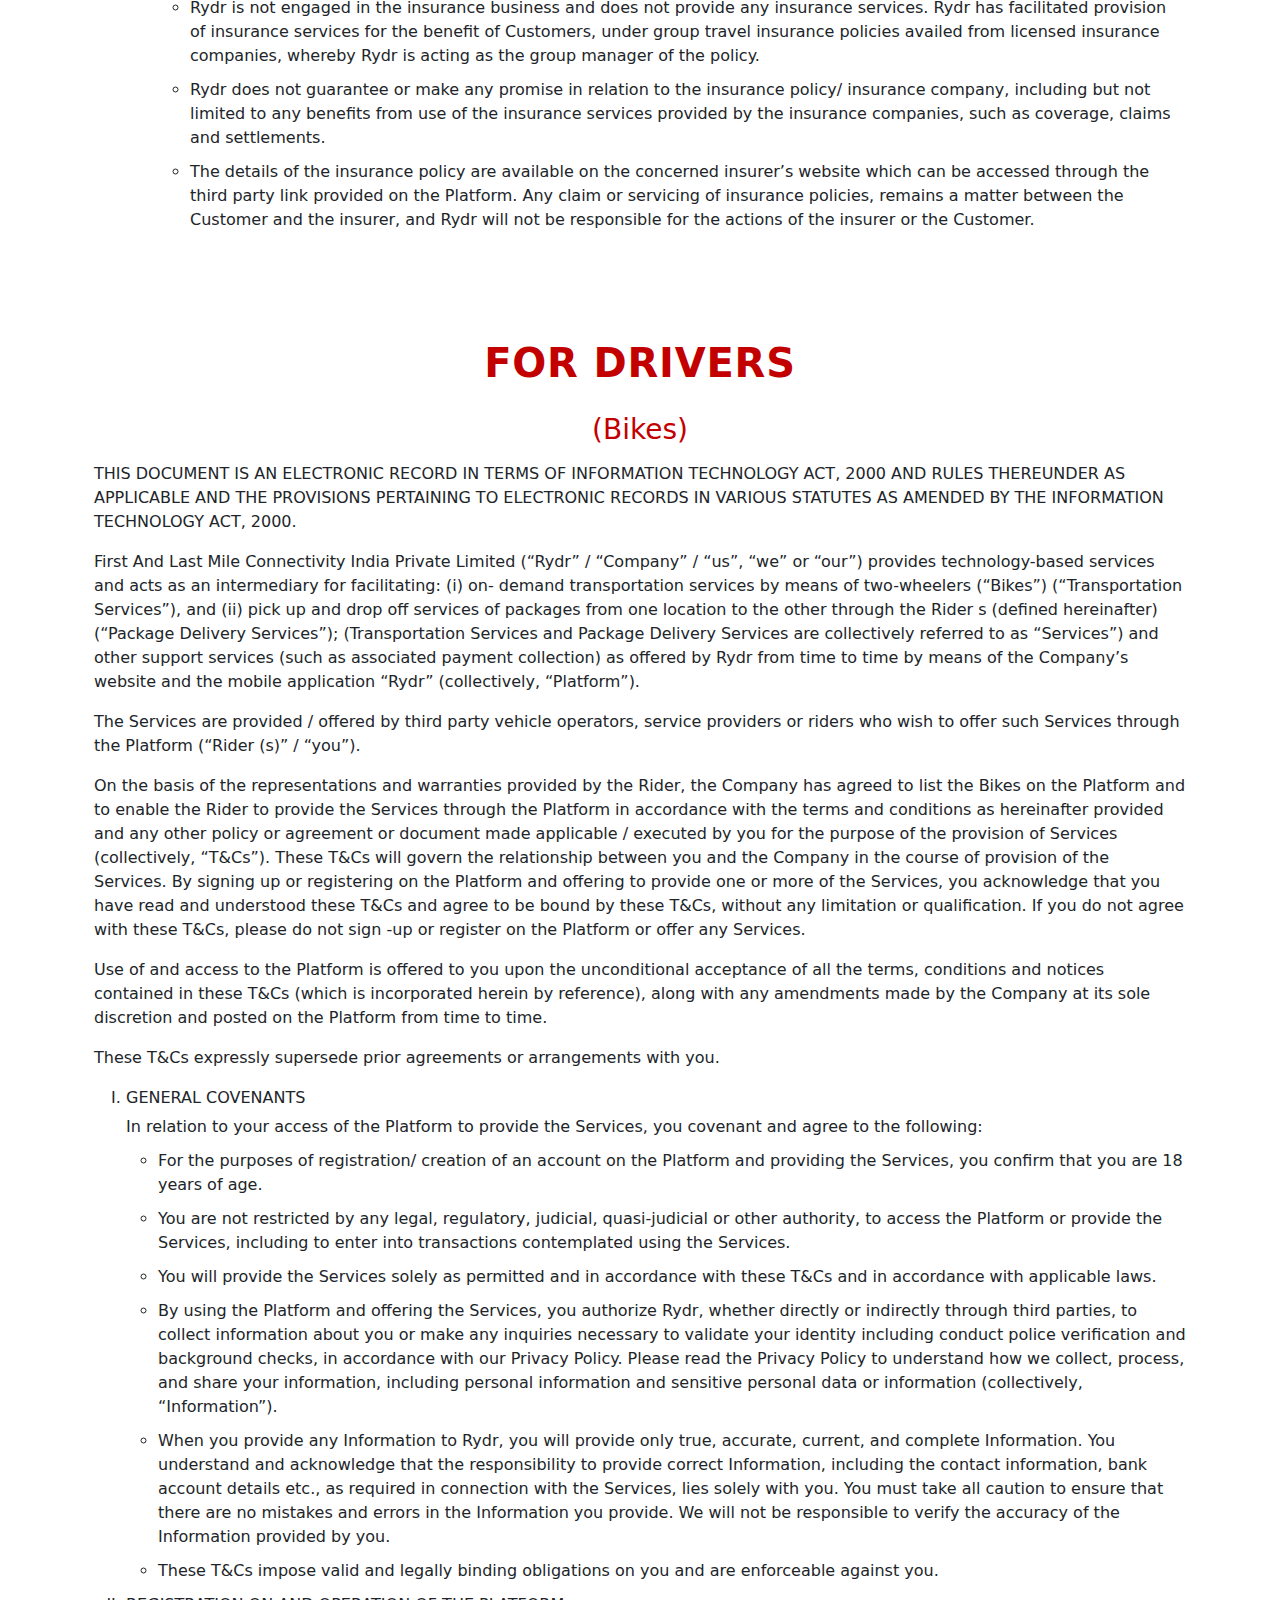
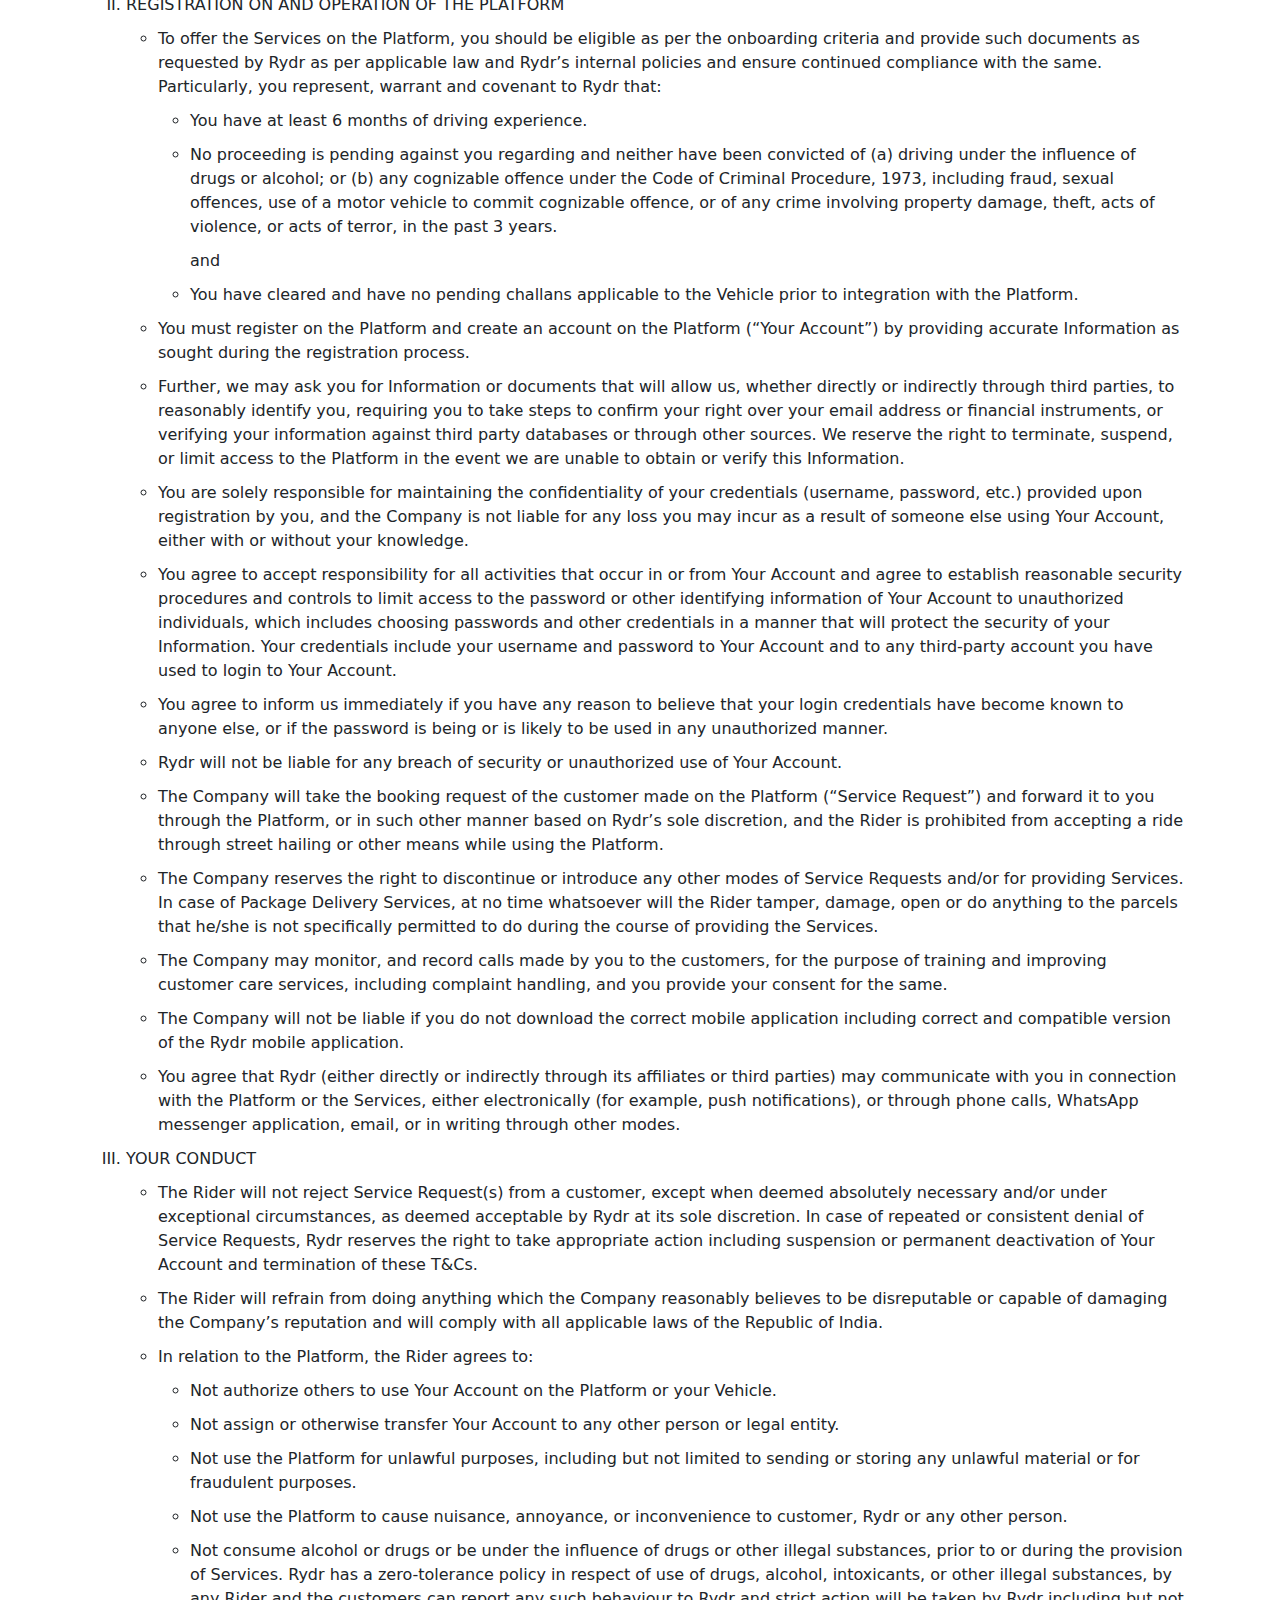
<file: terms&conditions.html>
<!DOCTYPE html>
<html>

<head>
    <meta charset="utf-8" />
    <meta name="viewport" content="initial-scale=1, width=device-width" />

    <!-- <link rel="stylesheet" href="./global.css" /> -->


    <link rel="stylesheet"
        href="https://fonts.googleapis.com/css2?family=Plus Jakarta Sans:wght@400;500;600;700;800&display=swap" />
    <link rel="stylesheet" href="Styles/header.css">
    <link rel="stylesheet" href="Styles/classy-nav.css">

    <link rel="stylesheet" href="Styles/style.css">
    <link rel="stylesheet" href="assets/css/bootstrap.min.css">

    <!-- RESPONSIVE CSS  -->

    <link rel="stylesheet" href="Styles/Responsive/XL.css">
    <link rel="stylesheet" href="Styles/Responsive/L.css">
    <link rel="stylesheet" href="Styles/Responsive/M.css">
    <link rel="stylesheet" href="Styles/Responsive/S.css">

    <script src="JS/jquery.min.js"></script>
    <style>
        ul {
            list-style-type: disc;
            padding-left: 20px;
            /* Adjust as needed */
            list-style-position: inside;
        }

        ul li {
            display: list-item;
        }
    </style>
</head>

<body>

    <section>
        <header class="header-area">
            <div class="main-header-area">
                <div class="classy-nav-container breakpoint-off">
                    <nav class="classy-navbar justify-content-between" id="uzaNav">
                        <a class="nav-brand" href="index.html"><img src="Images/new-logo.png" alt="Ryder Logo"></a>
                        <div class="classy-navbar-toggler">
                            <span class="navbarToggler"><span></span><span></span><span></span></span>
                        </div>

                        <div class="classy-menu">

                            <div class="classycloseIcon">
                                <div class="cross-wrap"><span class="top"></span><span class="bottom"></span></div>
                            </div>

                            <div class="classynav">
                                <div>
                                    <ul id="nav" class="home-parent">
                                        <li class=" text-decoration-none nav-items"><a href="./index.html">Home</a></li>
                                        <li class=" text-decoration-none nav-items"><a href="safety.html">Safety</a>
                                        </li>
                                        <li class="text-decoration-none nav-items"><a href="drive_with_us.html">Drive
                                                with us</a></li>
                                        <li class=" text-decoration-none nav-items"><a href="about_us.html">About
                                                Us</a></li>
                                        <!-- <li class="text-decoration-none nav-items"><a href="initiatives.html">Our
                                                Initiatives</a></li> -->
                                    </ul>
                                </div>

                                <!-- <div>|</div> -->

                                <div class="login-register-btn mx-3" data-toggle="modal" id="loginButton"
                                    data-target="#customer-login">
                                    <!-- <a href="login.html">
                                            <div class="log-in">Log In</div>
                                        </a> -->
                                </div>
                            </div>
                        </div>
                    </nav>
                </div>
            </div>
        </header>
    </section>

    <section>
        <div>
            <div class="d-flex flex-column justify-content-center align-items-center ">
                <h2 class="sub-heading privacy-heading mb-0 text-center">TERMS AND CONDITIONS FOR</h2>
                <div class="d-flex justify-content-center align-items-center">
                    <div id="user-button" class="selection" style="border: 1px solid #c30000; ">
                        <a href="#user-policy">
                            <h4 style="color: #c30000;">Users</h4>
                        </a>
                    </div>
                    <div id="drive-button" class="selection" style="border: 1px solid #c30000;">
                        <a href="#driver-policy">
                            <h4 style="color: #c30000;">Drivers</h4>
                        </a>
                    </div>
                </div>
            </div>
        </div>
    </section>

    <section id="user-policy">

        <div class="d-flex flex-column justify-content-center align-items-center ">
            <h2 class="sub-heading privacy-heading mb-0 text-center">FOR USERS</h2>
            <h3 style="color: #c30000;">(Bikes)</h3>
        </div>

        <div class="rydr-about-us-area  terms_main ">
            <div class="container ">
                <div class="row align-items-center">
                    <div class="col-12 col-lg-12">
                        <div class="mb-80">

                            <p>THIS DOCUMENT IS AN ELECTRONIC RECORD IN TERMS OF INFORMATION TECHNOLOGY ACT, 2000 AND
                                RULES THEREUNDER AS APPLICABLE AND THE PROVISIONS PERTAINING TO ELECTRONIC RECORDS IN
                                VARIOUS STATUTES AS AMENDED BY THE INFORMATION TECHNOLOGY ACT, 2000.</p>

                            <ol type="A" class="main-list">
                                <li>
                                    GENERAL TERMS

                                    <p>These terms and conditions, including the General Terms and Special Terms along
                                        with
                                        any agreements executed or accepted by you (“you/
                                        your” or “User” or “Customer”),
                                        which are incorporated herein by reference (“Terms”) when you access, use or
                                        interact with the mobile application (“RydrApp”) or website available at
                                        http://www.rydr.co.in (collectively, “Platform”) whether through a computer or a
                                        mobile phone or any other device (“Device”) or avail the Services (defined
                                        hereinafter) provided by First And Last Mile Connectivity India Private
                                        Limited (“Rydr” / “Company” / “us”, “we” or “our”).

                                    </p>
                                    <p>
                                        All the Services provided by the Company to you would be by means of your use of
                                        the
                                        Platform. These Terms will govern the relationship between you and the Company
                                        in
                                        the course of provision of the Services. These Terms govern your
                                        access/interaction
                                        or use of the Platform and/or availing of Services.
                                    </p>
                                    <p>
                                        Please read these Terms carefully before using the Platform or registering on
                                        the
                                        Platform or accessing any material or information through the Platform, or
                                        availing
                                        the Services. By using this Platform or availing the Services, you acknowledge
                                        that
                                        you have read and understood these Terms and agree to be bound by these Terms,
                                        without any limitation or qualification. If you do not agree with these Terms,
                                        please do not access the Platform or avail the Services
                                    </p>
                                    <p>
                                        These Terms expressly supersede prior agreements or arrangements with you. Use
                                        of
                                        and access to the Platform is offered to you upon the unconditional acceptance
                                        by
                                        you of all the terms, conditions, and notices contained in these Terms
                                        and Privacy
                                        Policy (which is incorporated herein by reference), along with any amendments
                                        made
                                        by the Company at its sole discretion and posted on the Platform from time to
                                        time.
                                    </p>

                                    <ol type="I" class="main-list">

                                        <li>
                                            SERVICES

                                            <p>We provide the following services (“Services”) to you:</p>

                                            <ol style="list-style: circle;">
                                                <li>A Platform to facilitate the pick-up and drop off of packages from
                                                    one
                                                    location to the other either through our own fleet of vehicles and
                                                    drivers or through services offered by third party drivers or
                                                    vehicle
                                                    operators (“Drivers”), (“Package Services”);</li>

                                                <li>A Platform to facilitate the booking of two-wheelers (“Bikes”) and
                                                    avail
                                                    such transportation services provided by the
                                                    Drivers (“Transportation
                                                    Services”); and</li>
                                            </ol>
                                        </li>

                                        <li>
                                            YOUR REPRESENTATIONS, WARRANTIES AND UNDERTAKINGS

                                            <p>In relation to your use and access of the Platform or for availing the
                                                Services, you represent, warrant, and provide the following
                                                undertakings:
                                            </p>

                                            <ol style="list-style: circle;">
                                                <li>
                                                    For the purposes of registration/creation of an account on the
                                                    Platform,
                                                    you confirm that you are 18 years of age.
                                                </li>

                                                <li> The Service is not available for use by persons under the age of
                                                    18.
                                                    You may not authorize third parties to use Your Account (defined
                                                    below),
                                                    and you may not allow persons under the age of 18 to receive
                                                    Services
                                                    through Drivers unless they are accompanied and/or overseen by you.
                                                    However, you agree to take full responsibility for the use of
                                                    Services
                                                    by such minors including in respect of ensuring their safety while
                                                    availing such Services and Rydr will not be responsible or liable
                                                    for
                                                    any consequences arising from the same.</li>
                                                <li>If the Company becomes aware or it acquires credible knowledge that
                                                    you
                                                    have misled us regarding your age, then the Company reserves its
                                                    rights
                                                    to deactivate the account and you will not be liable to raise any
                                                    claims
                                                    including any insurance from the Company.</li>
                                                <li>These Terms impose valid and legally binding obligations on you and
                                                    are
                                                    enforceable against you.</li>
                                                <li>You confirm that you neither have had any insolvency proceedings
                                                    against
                                                    you nor have you ever been adjudicated insolvent by any court or
                                                    other
                                                    authority.</li>
                                                <li>You are not restricted by any legal, regulatory, judicial,
                                                    quasi-judicial or other authority, to access the Platform or avail
                                                    the
                                                    Services, including to enter into transactions contemplated for
                                                    availing
                                                    the Services.</li>
                                                <li>You agree to use the Services only for purposes that are permitted
                                                    by
                                                    these Terms and in accordance with applicable laws.</li>
                                                <li>By using the Platform or the Services, you authorize Rydr, whether
                                                    directly or indirectly through third parties, to collect information
                                                    about you or make any inquiries necessary to validate your identity,
                                                    in
                                                    accordance with our Privacy Policy. Please read the Privacy Policy
                                                    to
                                                    understand how we collect, process, and share your information,
                                                    including personal information and sensitive personal data or
                                                    information (collectively, “Information”).</li>
                                                <li>Further, we may ask you for Information or documents that will allow
                                                    us
                                                    to reasonably identify you, requiring you to take steps to confirm
                                                    your
                                                    right over your email address or financial instruments, or verifying
                                                    your Information against third party databases or through other
                                                    sources.
                                                    We reserve the right to terminate, suspend, or limit access to the
                                                    Services in the event we are unable to obtain or verify this
                                                    Information.</li>
                                                <li>When you provide any Information to Rydr, you agree to provide only
                                                    true, accurate, current and complete Information. You understand and
                                                    acknowledge that the responsibility to provide correct Information,
                                                    including the contact information, bank account details, etc., as
                                                    required in connection with the Services, lies solely with you. You
                                                    must
                                                    take all caution to ensure that there are no mistakes and errors in
                                                    the
                                                    Information you provide. We will not be responsible to verify the
                                                    accuracy of the Information provided by you.</li>

                                            </ol>
                                        </li>

                                        <li>
                                            OPERATION OF PLATFORM

                                            <ol style="list-style: circle;">

                                                <li>You must register on the Platform and create an account on the
                                                    Platform (“Your Account”) by providing accurate Information as
                                                    sought
                                                    during the registration process. You are solely responsible for
                                                    maintaining the confidentiality of your credentials (username,
                                                    password,
                                                    etc.) provided upon registration and the Company is not liable for
                                                    any
                                                    loss you may incur as a result of someone else using Your Account,
                                                    either with or without your knowledge.</li>
                                                <li>Your Account cannot be transferred, assigned, or sold to a third
                                                    party.
                                                </li>
                                                <li>You agree to accept responsibility for all activities that occur in
                                                    or
                                                    from Your Account. You agree to establish reasonable security
                                                    procedures
                                                    and controls to limit access to the password or other identifying
                                                    information of Your Account to unauthorized individuals, which
                                                    includes
                                                    choosing passwords and other credentials in a manner that will
                                                    protect
                                                    the security of your Information. Your credentials include your
                                                    username
                                                    and password to Your Account and to any third-party account you have
                                                    used to login to Your Account.</li>
                                                <li>You agree to inform us immediately if you have any reason to believe
                                                    that your login credentials have become known to anyone else, or if
                                                    the
                                                    password or Your Account is being or is likely to be used in any
                                                    unauthorized manner.</li>
                                                <li>Rydr will not be liable for any breach of security or unauthorized
                                                    use
                                                    of Your Account.</li>
                                                <li>The Company will forward your booking request made on the
                                                    Platform (“Service Request”) to the Driver through an app-based
                                                    Device
                                                    operating on GPS-GPRS available with the Driver.</li>
                                                <li>The Company may monitor and record calls made to the Drivers, for
                                                    the
                                                    purpose of training and improving customer care services, including
                                                    complaint related services.</li>
                                                <li>The Driver will have the sole discretion to accept or reject each
                                                    Service Request.</li>
                                                <li>If the Driver accepts the Service Request, a notification will be
                                                    sent
                                                    to you with the Information regarding the Driver including their
                                                    name,
                                                    contact number, and Vehicle registration number, etc.</li>
                                                <li>The Company will make reasonable efforts to bring you in contact
                                                    with
                                                    the Driver in order to obtain the Service subject to availability of
                                                    the
                                                    Driver in or around your location at the time of your Service
                                                    Request.
                                                </li>
                                                <li>Even after acceptance of the Service Request, the Driver may not
                                                    reach
                                                    your pick-up location or decide not to render the Service, in which
                                                    event the Company will not be held liable.</li>
                                                <li>The Company will not be liable if you do not download the correct
                                                    mobile
                                                    application to access the Platform or do not visit the appropriate
                                                    web
                                                    portal.</li>
                                                <li>For the avoidance of doubt, it is clarified that the Company itself
                                                    does
                                                    not provide the Transportation Services and Package Services and
                                                    only
                                                    facilitates these services through the Platform. It is the Driver
                                                    who is
                                                    responsible for rendering the Transportation Services and Package
                                                    Services to you. You acknowledge that Rydr is merely an intermediary
                                                    and
                                                    does not provide the Services as a transportation carrier and the
                                                    Transportation Services and Package Services are provided by
                                                    independent
                                                    third-party contractors (Drivers) directly who are not employed by
                                                    Rydr
                                                    or any of its affiliates.</li>
                                                <li>The Company reserves the right to discontinue or introduce any of
                                                    the
                                                    modes of Service Requests and/or for providing Services.</li>


                                            </ol>
                                        </li>

                                        <li>
                                            YOUR CONDUCT

                                            <ol style="list-style: circle;">


                                                <li>You will use the Services for lawful purposes and in compliance with
                                                    applicable laws, and refrain from doing anything which we reasonably
                                                    believe to be disreputable or capable of damaging our reputation and
                                                    will comply with all applicable laws of the Republic of India.</li>
                                                <li>You will treat the Driver with respect and not cause damage to their
                                                    Vehicle or engage in any unlawful, threatening, harassing, abusive
                                                    behaviour or activity whilst using their Vehicle.</li>
                                                <li>The Company is not responsible for the behaviour, actions, or
                                                    inactions
                                                    of Driver or quality of Vehicle which may be provided to you by the
                                                    Drivers. Any contract for the provision of Vehicle and/or for the
                                                    Services is exclusively between you and the Driver and the Company
                                                    is
                                                    not a party to the same.</li>



                                                <li>By using the Platform, you acknowledge and agree that:

                                                    <ol style="list-style: circle;">
                                                        <li>You will download Rydr App for your sole, personal use and
                                                            will
                                                            not
                                                            resell it to a third party.</li>

                                                        <li>You will not authorize others to use Your Account.</li>

                                                        <li>You will not assign or otherwise transfer Your Account to
                                                            any
                                                            other
                                                            person or legal entity.</li>

                                                        <li>You will not use the Platform for unlawful purposes,
                                                            including
                                                            but not
                                                            limited to sending or storing any unlawful material or for
                                                            fraudulent
                                                            purposes.</li>

                                                        <li>You will not use the Platform to cause nuisance, annoyance
                                                            or
                                                            inconvenience to either Company, Drivers or third parties;
                                                        <li>You will not misuse the Platform or attempt to defraud
                                                            either
                                                            the
                                                            Company, Driver or third parties.</li>

                                                        <li>You will not impair the proper operation of the Platform and
                                                            you
                                                            will
                                                            not use any device, software, routine, file or other tool or
                                                            technology,
                                                            which includes any viruses, trojan horses, worms, time bombs
                                                            or
                                                            cancelbots, intended to damage, interfere with or affect
                                                            functionality
                                                            or operation of the Platform or the Services, to
                                                            surreptitiously
                                                            intercept or expropriate any system, data or information in
                                                            connection
                                                            with the Services or as hosted/available on the Platform, or
                                                            to
                                                            affect
                                                            the operation of any other websites or the internet.</li>

                                                        <li>You will not take any action that imposes an unreasonable or
                                                            disproportionately large load on the infrastructure
                                                            associated
                                                            with the
                                                            Platform or the Services, including but not limited to
                                                            denial of
                                                            service
                                                            attacks, “spam” or any other such unsolicited overload
                                                            technique.</li>

                                                        <li>You will not try to harm the Platform in any way whatsoever.
                                                        </li>

                                                        <li>You will not copy or distribute the Platform or its contents
                                                            without
                                                            written permission from the Company.</li>

                                                        <li>You will keep secure and confidential your account password
                                                            or
                                                            any
                                                            identification which the Company may provide you which
                                                            allows
                                                            access to
                                                            the Platform.</li>

                                                        <li>You will provide the Company with whatever proof of identity
                                                            we
                                                            may
                                                            request.</li>

                                                        <li>You will only use an access point or at least a 3G, 4G or 5G
                                                            data
                                                            account access point which you are authorized to use.</li>

                                                        <li>You will not use the Platform with an incompatible or
                                                            unauthorized
                                                            Device.</li>

                                                        <li>You will not indulge in any fraudulent activities including,
                                                            but
                                                            not
                                                            limited to intentionally falsifying Information, create
                                                            dummy/duplicate
                                                            accounts for fraudulent purposes, manipulate the settings on
                                                            a
                                                            phone/Device to prevent or impair the proper functioning of
                                                            the
                                                            Platform, abuse promotions and/or not use them for their
                                                            intended
                                                            purpose, dispute charges for fraudulent or illegitimate
                                                            reasons,
                                                            falsify
                                                            documents, records, or other data for fraudulent purposes,
                                                            or
                                                            any other
                                                            activity which is in contravention of applicable laws, is in
                                                            violation
                                                            of these Terms, or is not intended or permitted under these
                                                            Terms; an.
                                                        </li>

                                                        <li>If you create more than one account per User, Rydr has the
                                                            right
                                                            to
                                                            terminate such accounts.</li>
                                                    </ol>

                                                </li>

                                                <li>
                                                    In addition to the foregoing, you will not upload, display, share,
                                                    host,
                                                    publish
                                                    or transmit any information that:

                                                    <ol style="list-style: circle;">

                                                        <li> Belongs to another person and to which you do not have a
                                                            right
                                                            to such
                                                            information.</li>
                                                        <li>Is harmful, offensive, harassing, obscene, pornographic,
                                                            invasive of
                                                            another’s privacy, hateful, racially or ethnically
                                                            objectionable,
                                                            disparaging, relating to or encouraging money laundering or
                                                            gambling, or
                                                            an online game that causes user harm, or otherwise unlawful
                                                            in
                                                            any
                                                            manner whatsoever, or promoting enmity between different
                                                            groups
                                                            on the
                                                            grounds of religion or caste with the intent to incite
                                                            violence.
                                                        </li>
                                                        <li>Infringes any patent, trademark, copyright or any other
                                                            proprietary
                                                            rights.</li>
                                                        <li>Harms minors in any way or is harmful to child.</li>
                                                        <li>Any commercial material or content (including solicitation
                                                            of
                                                            funds,
                                                            advertising, or marketing of any good or services).</li>
                                                        <li>Deceives or misleads the addressee about the origin of such
                                                            messages, or
                                                            communicates any misinformation or information which is
                                                            patently
                                                            false
                                                            and untrue or misleading in nature, or, in respect of any
                                                            business of
                                                            the Central Government, is identified as fake or false or
                                                            misleading by
                                                            such fact check unit specified by the Government.</li>
                                                        <li>Impersonates another person.</li>
                                                        <li>Contains software viruses or any other computer code, files
                                                            or
                                                            programs
                                                            designed to interrupt, destroy or limit the functionality of
                                                            any
                                                            computer resource.</li>
                                                        <li>Threatens the unity, integrity, defence, security or
                                                            sovereignty
                                                            of
                                                            India, friendly relations with foreign states, or public
                                                            order
                                                            or causes
                                                            incitement to the commission of any cognizable offence or
                                                            prevents
                                                            investigation of any offence or is insulting any other
                                                            nation.
                                                        </li>
                                                        <li>Is in the nature of an online game that is not verified as a
                                                            permissible
                                                            online game.</li>
                                                        <li>Is in the nature of advertisement or surrogate advertisement
                                                            or
                                                            promotion of an online game that is not a permissible online
                                                            game, or of
                                                            any online gaming intermediary offering such an online game.
                                                        </li> or
                                                        <li>Violates any law for the time being in force.</li>

                                                    </ol>
                                                </li>

                                                <li>
                                                    The Company reserves the right to immediately terminate your use of
                                                    the
                                                    Platform
                                                    and stop providing you the Services should you not comply with any
                                                    of
                                                    the rules
                                                    provided in these Terms.
                                                </li>
                                            </ol>
                                        </li>

                                        <li>COMMUNICATION AND NOTIFICATION


                                            <ol style="list-style: circle;">
                                                <li>You agree that Rydr (either directly or indirectly through its
                                                    affiliates or
                                                    third parties) may communicate with you in connection with the
                                                    Platform
                                                    or the
                                                    Services, either electronically (for example, push notifications),
                                                    or
                                                    through
                                                    phone calls, WhatsApp messenger application, email, or in writing
                                                    through other
                                                    modes</li>
                                                <li>Any electronic communications will be considered to be received by
                                                    you
                                                    within
                                                    24 hours of the time we send it to your attention (such as via
                                                    email,
                                                    SMS or
                                                    other online notification, through WhatsApp messenger application).
                                                    We
                                                    will
                                                    assume you have received any communications sent to you by postal
                                                    mail,
                                                    3
                                                    business days after we send it</li>
                                                <li>If you are a Customer who has registered on the Platform and shared
                                                    your
                                                    contact details with us, we may need to contact you in connection
                                                    with
                                                    the
                                                    Services, and you give express consent to us and our permitted
                                                    assigns
                                                    and
                                                    third-party agents to communicate with you in any way, such as
                                                    calling,
                                                    texting,
                                                    or e-mailing via:

                                                    <ol style="list-style: circle;">
                                                        <li>A mobile phone or landline number you provide to us, use to
                                                            contact us, or at which we believe we can reach you (even if
                                                            it
                                                            is not yours).</li>
                                                        <li>Any email address you provide to us or associated with your
                                                            account on the Plat.</li>
                                                        <li>Automated dialler systems and automatic telephone dialling
                                                            systems.and</li>
                                                        <li>Pre-recorded or artificial voice messages and other forms of
                                                            communicat.</li>

                                                    </ol>
                                                </li>

                                                <li>The accuracy, readability, clarity, and promptness of the
                                                    communications
                                                    depend on various factors. Rydr will not be responsible for any
                                                    non-delivery, delayed delivery, or distortion of the communication
                                                    in
                                                    any way whatsoever.</li>

                                            </ol>
                                        </li>

                                        <li>
                                            PAYMENT FOR SERVICES

                                            <ol style="list-style: circle;">
                                                <li>You will be required to pay charges for the Services used by you
                                                    either
                                                    by using the online payment gateway provided in the Platform or by
                                                    paying cash to the Captains. The Company collects the charges for
                                                    the
                                                    Services on behalf of the Captains after obtaining authorization
                                                    from
                                                    the Captains and the payment is remitted to the Captain’s bank
                                                    account
                                                    registered with the Company.</li>
                                                <li>The rates of the Services and any cancellation fee, if applicable,
                                                    will
                                                    be notified on the Platform.</li>
                                                <li>The charges for the Services will be updated or amended from time to
                                                    time at the sole discretion of the Company and it will be your
                                                    responsibility to remain informed about the charges for the
                                                    Services.
                                                </li>
                                                <li>You agree that you will pay for all Services you purchase from the
                                                    Captain and for the use of the Platform either by way of online
                                                    payment
                                                    or by cash. In the event the payment cannot be accepted through the
                                                    online payment or any other mode, you will be required to pay the
                                                    charges for the Services availed by way of cash. You agree and
                                                    acknowledge that Rydr is not in any way responsible for the
                                                    settlement
                                                    of cash payments made by you directly to the Captain.</li>
                                                <li>In order for us to facilitate UPI payments, we are required to
                                                    conduct a
                                                    bank account validation and Virtual Payment Address (“VPA”)
                                                    validation
                                                    and you agree for such validation to be conducted. We conduct these
                                                    validations through a third-party service provider.</li>
                                                <li>Any payment made is non-refundable. At the end of the trip for the
                                                    Transportation Services, we will facilitate for you to receive a
                                                    copy of
                                                    the invoice from the Company on your registered e-mail account with
                                                    the
                                                    Company.</li>

                                            </ol>
                                        </li>

                                        <li>
                                            DISCLAIMERS

                                            <ol style="list-style: circle;">
                                                <li>The information, recommendations provided to you on or through the
                                                    website or
                                                    the Platform is for general information purposes only and does not
                                                    constitute
                                                    advice.</li>
                                                <li>The Company will reasonably keep the Platform and its contents
                                                    correct
                                                    and up to
                                                    date and offer you uninterrupted access but does not guarantee that
                                                    the
                                                    Platform
                                                    is free of errors, defects, malware, and viruses or that the
                                                    contents in
                                                    the
                                                    Platform are correct, up to date, and accurate. Rydr assumes no
                                                    liability
                                                    whatsoever for any monetary or other damage or loss suffered by you
                                                    on
                                                    account
                                                    of the delay, failure, interruption, or errors in the operation of
                                                    the
                                                    Platform.
                                                </li>
                                                <li>The Company will further not be liable for damages resulting from
                                                    the
                                                    use of or
                                                    the inability to use the Platform, including but not limited to
                                                    damages
                                                    resulting from failure or delay in the delivery of electronic
                                                    communications,
                                                    interception or manipulation of electronic communications by third
                                                    parties or by
                                                    computer programs used for electronic communications and
                                                    transmission of
                                                    viruses.</li>
                                                <li>If you choose to access the Platform from locations other than
                                                    India,
                                                    you will
                                                    do so at your own risk, and you will be solely liable and
                                                    responsible
                                                    for
                                                    compliance with applicable local laws and regulations of such
                                                    location.
                                                    The mere
                                                    fact that the Platform can be accessed through the internet by you
                                                    in a
                                                    country
                                                    other than India will not be interpreted to imply that the laws of
                                                    the
                                                    said
                                                    country govern these Terms or use of the Platform. We accept no
                                                    liability
                                                    whatsoever, indirect or consequential, for non-compliance with the
                                                    laws
                                                    of any
                                                    country other than India.</li>
                                                <li>Access to the Platform or the Services may be unavailable, delayed,
                                                    limited, or
                                                    slowed, from time to time, due to the inherent nature of the
                                                    internet
                                                    and, among
                                                    other things, also due to.


                                                    <ol style="list-style: circle;">
                                                        <li> Servers, networks, hardware failure (including your own
                                                            computer or mobile), telecommunication lines and
                                                            connections,
                                                            and other electronic and mechanical equipment.</li>

                                                        <li>Software failure, including among other things, bugs,
                                                            errors,
                                                            viruses, configuration problems, incompatibility of systems,
                                                            utilities or applications, the operation of firewalls or
                                                            screening programs, unreadable codes, or irregularities
                                                            within
                                                            particular documents or other content.</li>

                                                        <li>Overload of system capacities.</li>

                                                        <li>Damage caused by severe weather, earthquakes, wars,
                                                            insurrection, riots, civil commotion, act of God, accident,
                                                            fire, water damage, explosion, mechanical breakdown, or
                                                            natural
                                                            disasters.</li>

                                                        <li>Interruption (whether partial or total) of power supplies or
                                                            other utility service, strike or other stoppage (whether
                                                            partial
                                                            or total) of labor.</li>

                                                        <li>Governmental or regulatory restrictions, exchange rulings,
                                                            court
                                                            or tribunal orders, or other human intervention.</li>

                                                        <li>Any other cause (whether similar or dissimilar to the above)
                                                            beyond the control of Rydr.</li>


                                                    </ol>
                                                </li>

                                                <li>
                                                    The quality of the Transportation Services and Package Services
                                                    requested through the use of the Platform is entirely the
                                                    responsibility
                                                    of the Captain who ultimately provides such services to you and
                                                    Company
                                                    is not liable for the same. However, any complaints about the
                                                    Transportation Services and Package Services provided by the Captain
                                                    should be submitted to Company by an email as notified from time to
                                                    time


                                                </li>

                                                <li>THE COMPANY MAKES NO REPRESENTATION, WARRANTY, OR GUARANTEE AS TO
                                                    THE
                                                    RELIABILITY, TIMELINESS, QUALITY, SUITABILITY, AVAILABILITY,
                                                    ACCURACY OR
                                                    COMPLETENESS OF THE SERVICES AND/OR THE PLATFORM. THE COMPANY DOES
                                                    NOT
                                                    REPRESENT OR WARRANT THAT (A) THE USE OF THE SERVICE AND/OR THE
                                                    PLATFORM
                                                    WILL BE SECURE, TIMELY, UNINTERRUPTED OR ERROR-FREE OR OPERATE IN
                                                    COMBINATION WITH ANY OTHER HARDWARE, SOFTWARE, SYSTEM OR DATA, (B)
                                                    THE
                                                    SERVICE WILL MEET YOUR REQUIREMENTS OR EXPECTATIONS, (C) ANY STORED
                                                    DATA
                                                    WILL BE ACCURATE OR RELIABLE, (D) THE QUALITY OF ANY SERVICES,
                                                    INFORMATION OBTAINED BY YOU THROUGH THE PLATFORM WILL MEET YOUR
                                                    REQUIREMENTS OR EXPECTATIONS, (E) ERRORS OR DEFECTS IN THE SERVICES
                                                    AND/OR THE PLATFORM WILL BE CORRECTED, OR (F) THE PLATFORM OR THE
                                                    SERVER(S) ARE FREE OF VIRUSES OR OTHER HARMFUL COMPONENTS,. THE
                                                    PORTAL
                                                    IS PROVIDED TO YOU STRICTLY ON AN “AS IS” BASIS. All conditions,
                                                    representations and warranties, whether express, implied, statutory
                                                    or
                                                    otherwise, including, without limitation, any implied warranty of
                                                    merchantability, fitness for a particular purpose, or
                                                    non-infringement
                                                    of third party rights, are hereby excluded and disclaimed to the
                                                    highest
                                                    and maximum extent. You acknowledge and agree that the entire risk
                                                    arising out of your use of the Platform and / or the Services
                                                    remains
                                                    solely and absolutely with you and you will have no recourse
                                                    whatsoever
                                                    to the Company.</li>
                                            </ol>

                                        </li>

                                        <li>
                                            INTELLECTUAL PROPERTY RIGHTS

                                            <ol>

                                                <li> The Company is the sole owner and lawful licensee of all the rights
                                                    to
                                                    Platform or any other digital media and its contents. The content
                                                    means
                                                    its design, layout, text, images, graphics, sounds, video, etc. the
                                                    website, Platform or any other digital media content embody trade
                                                    secrets and Intellectual Property Rights protected under worldwide
                                                    copyright and other laws. All titles, ownership and Intellectual
                                                    Property Rights in the Platform and its content remain with the
                                                    Company
                                                    except the third party content and link to third party website on
                                                    the
                                                    Platform.
                                                    The term “Intellectual Property Rights” means all intellectual
                                                    property
                                                    rights or similar proprietary rights, including: (i) patent rights
                                                    and
                                                    utility models, (ii) copyrights and database rights including moral
                                                    rights, (iii) trademarks, trade names, domain names and trade dress
                                                    and
                                                    the associated goodwill, (iv) trade secrets, and (v) industrial
                                                    design
                                                    rights; and for each of the foregoing includes any registrations of,
                                                    applications to register, and renewals and extensions of, any of the
                                                    foregoing in any jurisdiction in the world.</li>


                                                <li> All rights not otherwise claimed under these Terms or by the
                                                    Company
                                                    are hereby reserved. The information contained in this Platform is
                                                    intended, solely to provide general information for the personal use
                                                    of
                                                    the reader, who accepts full responsibility for its use.</li>


                                                <li> The Company does not represent or endorse the accuracy or
                                                    reliability
                                                    of any information or advertisement contained on, distributed
                                                    through,
                                                    or linked, downloaded or accessed from any of the services contained
                                                    on
                                                    this Platform, or the quality of any products, information or other
                                                    materials displayed, or obtained by you as a result of any product,
                                                    information or other materials displayed, or obtained by you as a
                                                    result
                                                    of an advertisement or any other information or offer in or in
                                                    connection with a Service.</li>


                                                <li> All related icons and logos are registered trademarks or service
                                                    marks
                                                    or word marks of the Company in various jurisdictions and are
                                                    protected
                                                    under applicable copyrights, trademarks and other proprietary rights
                                                    laws. The unauthorized copying, modification, use or publication of
                                                    these marks is strictly prohibited.</li>


                                                <li> Subject to your compliance with these Terms, the Company grants you
                                                    a
                                                    limited, non-exclusive, non-transferable license to download and
                                                    install
                                                    a copy of the Platform on a single mobile device that you own or
                                                    control
                                                    and to run such copy of the Platform solely for your own personal
                                                    use.
                                                </li>


                                                <li> Customer data: As between Rydr and Customer, all right, title and
                                                    interest in: (i) the Information, (ii) other information input into
                                                    the
                                                    Platform by Customer or its authorized users (“Other Information”),
                                                    and
                                                    (iii) all Intellectual Property Rights in each of the foregoing,
                                                    belong
                                                    to and are retained solely by the Customer. Information and Other
                                                    Information are collectively referred to as “Customer Information”.
                                                    Customer grants to Rydr a limited, non-exclusive, royalty-free,
                                                    worldwide license to use the Customer Information and perform all
                                                    acts
                                                    with respect to the Customer Information, as may be necessary for
                                                    Rydr
                                                    to operate, maintain and improve the Platform or provide the
                                                    Services to
                                                    Customer, and a non-exclusive, perpetual, irrevocable, worldwide,
                                                    royalty-free, fully paid-up license to use, reproduce, modify and
                                                    distribute the Other Information as a part of the Aggregated
                                                    Statistics
                                                    (defined below). Customer is solely responsible for the accuracy,
                                                    quality, veracity, integrity, legality, reliability, and
                                                    appropriateness
                                                    of all Customer Information. Rydr agrees to access and use the
                                                    Customer
                                                    Information solely as set forth in these Terms or the Privacy
                                                    Policy.
                                                </li>


                                                <li> Aggregated statistics: Notwithstanding anything else in these
                                                    Terms,
                                                    Rydr may monitor Customer’s (including the authorized users) use of
                                                    the
                                                    Platform and the Services and use data and information related to
                                                    such
                                                    use and Customer Information in an aggregate and anonymous manner,
                                                    including to compile statistical and performance information related
                                                    to
                                                    the provision and operation of the Platform and the Services
                                                    (“Aggregated Statistics”). As between Rydr and Customer, all right,
                                                    title and interest in the Aggregated Statistics and all Intellectual
                                                    Property Rights therein, belong to and are retained solely by Rydr
                                                    Customer acknowledges that Rydr will be compiling Aggregated
                                                    Statistics
                                                    based on Customer Information and Information input by other
                                                    customers
                                                    into the Platform. Customer agrees that Rydr may: (i) make such
                                                    Aggregated Statistics publicly available, and (ii) use such
                                                    information
                                                    to the extent and in the manner required by applicable law and for
                                                    purposes of data gathering, analysis, service enhancement and
                                                    marketing,
                                                    provided that such data and information does not identify Customer.
                                                </li>


                                                <li>
                                                    You will not do the following:

                                                    <ol style="list-style: circle;">
                                                        <li> License, sublicense, sell, resell, transfer, assign,
                                                            distribute
                                                            or otherwise commercially exploit or make available to any
                                                            third
                                                            party the Platform in any way.</li>
                                                        <li>Modify or make derivative works based upon the Platform.
                                                        </li>
                                                        <li>Create internet “links” or “frame” or “mirror” any
                                                            application
                                                            on any other server or wireless or Internet-based device. or
                                                        </li>

                                                        <li>Reverse engineer or access the Platform in order to:

                                                            <ol>
                                                                <li> design or build a competitive product or service,
                                                                </li>
                                                                <li>design or build a product using similar ideas,
                                                                    features,
                                                                    functions or graphics of the Platform,
                                                                <li>copy any ideas, features, functions or gra</li>phics
                                                                of
                                                                the
                                                                Platform, or
                                                        </li>
                                                        <li>launch an automated program or script, including, but
                                                            not limited to, web spiders, web crawlers, web robots,
                                                            web ants, web indexers, bots, viruses or worms, or any
                                                            program which may make multiple server requests per
                                                            second, or unduly burdens or hinders the operation
                                                            and/or performance of the Platform.</li>

                                                    </ol>
                                                </li>

                                            </ol>
                                        </li>



                                    </ol>
                                </li>
                                <li>
                                    THIRD-PARTY LINKS

                                    <ol>
                                        <li>During use of the Platform, you may enter into correspondence with,
                                            purchase goods and/or services from, or participate in promotions of
                                            third party Captains, advertisers or sponsors showing their goods and/or
                                            services through a link on the Platform. These links take you off the
                                            Platform and are beyond the Company’s control. You therefore visit or
                                            access these websites entirely at your own risk.</li>
                                        <li>please note that these other websites may send their own cookies to
                                            users, collect data or solicit personal information, and you are
                                            therefore advised to check the terms of use or privacy policies on those
                                            websites prior to using them.</li>

                                    </ol>
                                </li>

                                <li>
                                    EMERGENCY SOS

                                    <ol>
                                        <li> Rydr provides SOS feature on the Rydr App wherein the Customer can call for
                                            emergency services in case of any safety issues or other emergency by
                                            tapping the “Red” button made available on the Rydr App. This is linked to
                                            the internal emergency response team of Rydr, and any such case is escalated
                                            and dealt with on priority.</li>
                                        <li> In case of an accident, an ambulance can be called upon by the Customer
                                            immediately through the Rydr App, and the said information can be shared
                                            with trusted/ emergency contacts of the Customer provided to Rydr.</li>
                                        <li> You agree not to misuse the Emergency/ SOS feature and will solely use it
                                            during emergencies. In case of any misuse of the SOS feature, you will be
                                            liable for consequences/actions in accordance with applicable laws and/or as
                                            per Rydr’s internal policies.</li>

                                    </ol>
                                </li>

                                <li>
                                    TERM AND TERMINATION
                                    <ol>
                                        <li>These Terms, which form the contract between the Company and you, are
                                            concluded for an indefinite period. You are entitled to terminate the
                                            contract between the Company and you at any time by deleting Your Account on
                                            the Platform.</li>

                                        <li>The Company is entitled to terminate your access to the
                                            Platform and/or the Services at any time and with immediate effect (by
                                            disabling your use of the Platform and the Service) if you: (a) violate or
                                            breach any term of these Terms, or (b) in the opinion of the Company, misuse
                                            the Platform or the Service, or (c) if there is reason to believe that the
                                            account is used fraudulently.</li>
                                        <li>The Company is not obliged to give notice of the termination in advance.
                                            After termination, the Company will give notice thereof in accordance with
                                            these Terms.</li>
                                        <li>Neither party hereto will be responsible for delays or failures in
                                            performance resulting from acts beyond its reasonable control and without
                                            its fault or negligence. Such excusable delays or failures may be caused by,
                                            among other things, strikes, lockout, riots, rebellions, accidental
                                            explosions, floods, storms, acts of God, and similar occurrences.</li>
                                        <li> The
                                            Company, in addition to its right to terminate or suspend access to Your
                                            Account and/or the Services in case of violation of these Terms, the Privacy
                                            Policy, or any applicable law, reserves the right, in its sole discretion,
                                            to legally prosecute you if you act in a way that the Company, at its sole
                                            capacity, decides involves fraud or misuse of the Platform, or is harmful to
                                            the Company’s interests or another user, any Captain, or any other
                                            participating third-party.</li>
                                        <li>The Company’s failure to insist upon or enforce your strict compliance with
                                            these Terms will not constitute a waiver of any of the Company’s rights.
                                        </li>

                                    </ol>
                                </li>

                                <li>
                                    INDEMNITY AND LIMITATION OF LIABILITY
                                    <ol>
                                        <li>You will, at your expense, defend, indemnify and hold harmless the Company,
                                            its affiliates, licensees, and its officers, directors, agents, and
                                            employees from any and all claims, losses, liabilities, damages, expenses,
                                            and costs (including attorneys’ fees and court costs) which result from a
                                            breach or alleged breach of these Terms by you, including but not limited
                                            to, (i) your use or misuse of the Platform or Services; (ii) any claims from
                                            any third-party as a result of or in connection with your use of the
                                            Platform or the Services.</li>
                                        <li>Rydr reserves the right, at your expense, to assume the exclusive defense
                                            and control of any matter for which you are required to indemnify Rydr,
                                            including rights to settle, and you agree to cooperate with Rydr for such
                                            defense and settlement. Rydr will use reasonable efforts to notify you of
                                            any claim, action, or proceeding brought by a third party that is subject to
                                            the foregoing indemnification upon becoming aware of it. Customer may, at
                                            its own expense, engage separate counsel to advise Customer regarding a
                                            claim and to participate in the defense of the claim, subject to Rydr’s
                                            right to control the defense and settlement.</li>
                                        <li>IN NO EVENT WILL RYDR BE LIABLE FOR ANY INDIRECT, PUNITIVE, INCIDENTAL,
                                            SPECIAL, OR CONSEQUENTIAL DAMAGES OR FOR ANY DAMAGES WHATSOEVER, WHETHER
                                            BASED ON CONTRACT, TORT, NEGLIGENCE, STRICT LIABILITY, OR OTHERWISE, EVEN IF
                                            IT HAS BEEN ADVISED OF THE POSSIBILITY THEREOF.</li>
                                        <li>IN ADDITION, AND WITHOUT LIMITING THE FOREGOING, TO THE FULLEST EXTENT
                                            PERMITTED BY APPLICABLE LAW, IN NO EVENT WILL RYDR’s AGGREGATE LIABILITY
                                            ARISING OUT OF OR IN CONNECTION WITH THESE TERMS OR THE SERVICES RENDERED
                                            HEREUNDER, WHETHER IN CONTRACT, TORT (INCLUDING NEGLIGENCE, PRODUCT
                                            LIABILITY, OR OTHER THEORY), WARRANTY, OR OTHERWISE, EXCEED THE AMOUNT OF
                                            INR. 1000/-.</li>

                                    </ol>
                                </li>

                                <li>
                                    GOVERNING LAW, JURISDICTION AND DISPUTE RESOLUTION
                                    <ol>
                                        <li>These Terms will be governed by and interpreted in all respects in
                                            accordance with the laws of the Republic of India.</li>
                                        <li>Subject to the provisions made in Clause XIII.3, the Parties hereby submit
                                            to the exclusive jurisdiction of the courts of Bangalore, India.</li>
                                        <li>All disputes arising out of or in relation to these Terms will be settled
                                            amicably by the parties. In the event no amicable settlement is arrived at
                                            within a period of fifteen (15) days from the date of first initiation of
                                            the dispute by one party to the other, the parties will resolve the dispute
                                            by means of arbitration pursuant to the Arbitration and Conciliation Act,
                                            1996.</li>
                                        <li>The arbitration proceedings will be conducted by an arbitral tribunal
                                            comprising of 1 (one) arbitrator mutually appointed by You and the Company.
                                        </li>
                                        <li>The arbitration proceedings will be conducted in the English language only,
                                            and the seat for arbitration will be Bangalore, India.</li>
                                        <li>The award of the arbitral tribunal will be final and binding</li>
                                    </ol>
                                </li>

                                <li>
                                    ASSIGNMENT
                                    <p>You may not assign your rights under these Terms without the prior written
                                        approval of the Company.</p>
                                </li>

                                <li>SEVERABILITY
                                    <p>If any provision or any part of a provision of these Terms is held to be invalid,
                                        unenforceable or prohibited by applicable laws of the Republic of India, such
                                        provision or part of provision will be severed from these Terms and will be
                                        considered divisible as to such provision or part thereof and such provision or
                                        part thereof will be inoperative and will not be part of the consideration
                                        moving between you and the Company hereto and the remainder of these Terms will
                                        be valid and binding and of like effect as though such provision was not
                                        included herein.</p>
                                </li>

                                <li>
                                    CHANGES TO THESE TERMS
                                    <p> Rydr may change these Terms from time to time. If Rydr makes any changes to
                                        these Terms that it deems to be material, Rydr will make a reasonable effort to
                                        inform you of such changes, but it is your responsibility to review the Terms
                                        posted to the Platform from time to time to see if it has been changed. The
                                        updated version of these Terms will supersede the current version and such
                                        updated version will be immediately effective upon being posted on the Platform.
                                        The continued use of the Platform following the notification of modification of
                                        the Terms or after being updated on the Platform will be construed to mean the
                                        acceptance of the said modified Terms.</p>
                                </li>

                                <li>NOTICES
                                    <p>The Company may give notice by means of a general notice on the Platform, or by
                                        electronic mail to your email address on record in the Company’s account, or by
                                        written communication sent by regular mail to your address on record in
                                        Company’s account.</p>
                                </li>

                                <li>
                                    CUSTOMER CARE AND GRIEVANCE REDRESSAL
                                    <p>Any opinions, issues, or suggestion regarding the Platform and / or Services can
                                        be provided / resolved by reaching out to the customer care number or email
                                        mentioned below:
                                        Customer Care details: reachus@rydr.co.in
                                        Alternatively, you can contact Customer Care using the chat functionality on the
                                        Rydr App and a customer service associate will get back to you.
                                        Please note, concerns pertaining to a specific Service Request or a Captain may
                                        be reported not beyond 24 hours from when the Services were availed. In case the
                                        issue or grievance is criminal in nature, the complaint may be filed within 72
                                        hours of the event / availing the Service.
                                        Any complaint, dispute or grievance in relation to the Services should be
                                        addressed to Rydr as given below. Such complaint, dispute or grievance will be
                                        handled as per applicable laws.
                                    </p>
                                    <p>
                                        <b>Grievance Officer:</b> Janmejay S R</im>ajan
                                    </p>
                                    <p>
                                        <b>e-mail:</b> j.rajan@rydr.co.in
                                    </p>
                                    <p>
                                        <b>Address:</b> G-148, First Floor, South City -II, Gurgaon, Haryana.
                                    </p>
                                </li>


                            </ol>
                            <li>
                                SPECIAL TERMS

                                <p>In addition to the General Terms, along with any other agreements or documents
                                    executed / accepted by you, the following additional special terms (“Special
                                    Terms”) apply to your use of certain specific Services.</p>

                                <ol type="I">
                                    <li>PACKAGE SERVICES

                                        <ol style="list-style-type: circle;">


                                            <li>You can initiate a transaction on the Platform by which you may (through
                                                the help of a Captain) send packages (“Package(s)”) to a particular
                                                location. The Package Services are provided to you directly by the
                                                Captain and Rydr merely acts as a technology platform to facilitate
                                                transactions initiated on the Platform and Rydr does not assume any
                                                responsibility or liability for any form of deficiency of services on
                                                part of the Captain.</li>
                                            <li>Rydr does not assume any responsibility or liability whatsoever for any
                                                damage/deficiency or loss of the Package(s).</li>
                                            <li>You agree that you will not request Package Services for Package(s)
                                                which are illegal, hazardous, dangerous, or otherwise restricted or
                                                constitute items that are prohibited by any statute or law or regulation
                                                or the provisions of these Terms.</li>
                                            <li>You also agree that you will not request for dispatch of Package(s)
                                                which require a special transportation permit or require any special
                                                license under applicable law.</li>
                                            <li>You will be required to indicate the accurate addresses for pick up and
                                                delivery of the Package(s) you wish to avail Package Services in respect
                                                of, and also an accurate return address in case the Package(s) cannot be
                                                delivered for any reason whatsoever at the delivery address.</li>
                                            <li>It is clarified that the transit will commence from the moment the
                                                Package(s) is securely handed over to the Captain by the Customer till
                                                the moment the Captain arrives at the delivery address or as near to the
                                                indicated delivery address as may be possible.</li>
                                            <li>In the event the Captain is not able to deliver the Package(s) at the
                                                indicated address for any reason whatsoever, then the Company will not
                                                be liable for any damages arising in respect of the Package(s) while
                                                delivering the Item(s) at the return address as provided by the
                                                Customer.</li>
                                            <li>The Company does not check or verify the Package(s) that are being
                                                picked up and dropped off on behalf of you or the Package(s) that are
                                                being delivered to you by the Captain, and therefore the Company will
                                                have no liability with respect to the same. However, if it comes to the
                                                knowledge of the Company that you have requested Package Services in
                                                respect of any illegal or dangerous substance or availed the Package
                                                Services using the Platform to deliver any illegal or dangerous
                                                substance, the Company will have the right to report you to the
                                                government authorities and take other appropriate legal actions against
                                                you. Rydr will not be liable for any consequences that may arise on such
                                                reporting.</li>
                                            <li>You agree that before requesting a Package Service, you are well aware
                                                of the contents of the Package(s) sent or requested by you through
                                                registered Captain, and that such contents are legal and within limits
                                                of transportation under any applicable laws. Such contents will not be
                                                restricted and/or banned and/or dangerous and/or prohibited for carriage
                                                (such items include, but are not limited to, radio-active, incendiary,
                                                corrosive or flammable substances, hazardous chemicals, explosives,
                                                firearms or parts thereof and ammunition, firecrackers, cyanides,
                                                precipitates, gold and silver ore, bullion, precious metals and stones,
                                                jewellery, semi-precious stones including commercial carbons or
                                                industrial diamonds, currency (paper or coin) of any nationality,
                                                securities (including stocks and bonds, share certificates and blank
                                                signed share transfer forms), coupons, stamps, negotiable instruments in
                                                bearer form, cashier’s cheques, travellers’ cheques, money orders,
                                                passports, credit/debit/ATM cards, antiques, works of art, lottery
                                                tickets and gambling devices, livestock, fish, insects, animals, plants
                                                and plant material, human corpses, organs or body parts, blood, urine
                                                and other liquid diagnostic specimens, hazardous or bio-medical waste,
                                                wet ice, pornographic materials, contraband, bottled alcoholic beverages
                                                or any intoxicant or narcotics and psychotropic substances or any other
                                                prohibited material or material for the transportation of which specific
                                                authorisation/license is required under applicable laws.</li>
                                            <li>You also agree that, upon becoming aware of the commission of any
                                                offence by you or your intention to commit any offence upon initiating a
                                                Package Service or while providing Package Service of any Package(s)
                                                restricted under applicable law, the Captain may report such information
                                                to Company or to the law enforcement authorities.</li>
                                            <li>You agree that you will be solely responsible for the Package(s) handed
                                                over to the Captain and will be prudent not to handover expensive items
                                                to the Captain. You will be solely responsible for any loss or damage to
                                                the Package(s) in case of any theft or any other incidents to the
                                                Package(s) on account of the Captain or otherwise.</li>
                                            <li>You will pay the service fees for availing the Package Services at the
                                                end of the completion of such services, as may be displayed to you on
                                                the Platform. You cannot initiate another Package Services until you
                                                have paid for the previously completed such Package Services.</li>

                                        </ol>
                                    </li>

                                    <li>
                                        INSURANCE FOR TRANSPORTATION SERVICES BY MEANS OF BIKES
                                        <ol style="list-style-type: circle;">
                                            <li>The Company has facilitated provision of an insurance policy for the
                                                users availing the Transportation Services by means of Bikes and the
                                                information on the same is available on the Platform once the Services
                                                are availed by the users.</li>
                                            <li>Rydr is not engaged in the insurance business and does not provide any
                                                insurance services. Rydr has facilitated provision of insurance services
                                                for the benefit of Customers, under group travel insurance policies
                                                availed from licensed insurance companies, whereby Rydr is acting as the
                                                group manager of the policy.</li>
                                            <li>Rydr does not guarantee or make any promise in relation to the insurance
                                                policy/ insurance company, including but not limited to any benefits
                                                from use of the insurance services provided by the insurance companies,
                                                such as coverage, claims and settlements.</li>
                                            <li>The details of the insurance policy are available on the concerned
                                                insurer’s website which can be accessed through the third party link
                                                provided on the Platform. Any claim or servicing of insurance policies,
                                                remains a matter between the Customer and the insurer, and Rydr will not
                                                be responsible for the actions of the insurer or the Customer.</li>

                                        </ol>
                                    </li>
                                </ol>
                            </li>


                            </ol>
                            </li>




                            </ol>


                        </div>
                    </div>
                </div>
            </div>
        </div>

    </section>


    <section id="driver-policy">
        <div class="d-flex flex-column justify-content-center align-items-center ">
            <h2 class="sub-heading privacy-heading mb-0 text-center"> FOR DRIVERS</h2>
            <h3 style="color: #c30000;" class="mb-3">(Bikes)</h3>
        </div>


        <div class="rydr-about-us-area  terms_main ">
            <div class="container ">
                <div class="row align-items-center">
                    <div class="col-12 col-lg-12">
                        <div class="mb-80">
                            <p>
                                THIS DOCUMENT IS AN ELECTRONIC RECORD IN TERMS OF INFORMATION TECHNOLOGY ACT, 2000 AND
                                RULES THEREUNDER AS APPLICABLE AND THE PROVISIONS PERTAINING TO ELECTRONIC RECORDS IN
                                VARIOUS STATUTES AS AMENDED BY THE INFORMATION TECHNOLOGY ACT, 2000.
                            </p>

                            <p>First And Last Mile Connectivity India Private Limited (“Rydr” / “Company” / “us”, “we”
                                or “our”) provides technology-based services and acts as an intermediary for
                                facilitating: (i) on- demand transportation services by means of two-wheelers (“Bikes”)
                                (“Transportation Services”), and (ii) pick up and drop off services of packages from one
                                location to the other through the Rider s (defined hereinafter) (“Package Delivery
                                Services”); (Transportation Services and Package Delivery Services are collectively
                                referred to as “Services”) and other support services (such as associated payment
                                collection) as offered by Rydr from time to time by means of the Company’s website and
                                the mobile application “Rydr” (collectively, “Platform”).
                            </p>
                            <p>
                                The Services are provided / offered by third party vehicle operators, service providers
                                or riders who wish to offer such Services through the Platform (“Rider (s)” / “you”).
                            </p>
                            <p>
                                On the basis of the representations and warranties provided by the Rider, the Company
                                has agreed to list the Bikes on the Platform and to enable the Rider to provide the
                                Services through the Platform in accordance with the terms and conditions as hereinafter
                                provided and any other policy or agreement or document made applicable / executed by you
                                for the purpose of the provision of Services (collectively, “T&Cs”). These T&Cs will
                                govern the relationship between you and the Company in the course of provision of the
                                Services. By signing up or registering on the Platform and offering to provide one or
                                more of the Services, you acknowledge that you have read and understood these T&Cs and
                                agree to be bound by these T&Cs, without any limitation or qualification. If you do not
                                agree with these T&Cs, please do not sign -up or register on the Platform or offer any
                                Services.

                            </p>

                            <p>
                                Use of and access to the Platform is offered to you upon the unconditional acceptance of
                                all the terms, conditions and notices contained in these T&Cs (which is incorporated
                                herein by reference), along with any amendments made by the Company at its sole
                                discretion and posted on the Platform from time to time.
                            </p>

                            <p>These T&Cs expressly supersede prior agreements or arrangements with you.</p>



                            <ol type="I" class="main-list">
                                <li>
                                    GENERAL COVENANTS

                                    <p>
                                        In relation to your access of the Platform to provide the Services, you covenant
                                        and agree to the following:
                                    </p>

                                    <ol style="list-style-type: circle;">

                                        <li>For the purposes of registration/ creation of an account on the Platform and
                                            providing the Services, you confirm that you are 18 years of age.</li>
                                        <li>You are not restricted by any legal, regulatory, judicial, quasi-judicial or
                                            other authority, to access the Platform or provide the Services, including
                                            to enter into transactions contemplated using the Services.</li>
                                        <li>You will provide the Services solely as permitted and in accordance with
                                            these T&Cs and in accordance with applicable laws.</li>
                                        <li>By using the Platform and offering the Services, you authorize Rydr, whether
                                            directly or indirectly through third parties, to collect information about
                                            you or make any inquiries necessary to validate your identity including
                                            conduct police verification and background checks, in accordance with our
                                            Privacy Policy. Please read the Privacy Policy to understand how we collect,
                                            process, and share your information, including personal information and
                                            sensitive personal data or information (collectively, “Information”).</li>
                                        <li>When you provide any Information to Rydr, you will provide only true,
                                            accurate, current, and complete Information. You understand and acknowledge
                                            that the responsibility to provide correct Information, including the
                                            contact information, bank account details etc., as required in connection
                                            with the Services, lies solely with you. You must take all caution to ensure
                                            that there are no mistakes and errors in the Information you provide. We
                                            will not be responsible to verify the accuracy of the Information provided
                                            by you.</li>
                                        <li>These T&Cs impose valid and legally binding obligations on you and are
                                            enforceable against you.</li>

                                    </ol>
                                </li>

                                <li>
                                    REGISTRATION ON AND OPERATION OF THE PLATFORM

                                    <ol style="list-style-type: circle;">
                                        <li>
                                            To offer the Services on the Platform, you should be eligible as per the
                                            onboarding criteria and provide such documents as requested by Rydr as per
                                            applicable law and Rydr’s internal policies and ensure continued compliance
                                            with the same. Particularly, you represent, warrant and covenant to Rydr
                                            that:



                                            <ol style="list-style-type: circle;">
                                                <li>You have at least 6 months of driving experience.</li>
                                                <li>No proceeding is pending against you regarding and neither have been
                                                    convicted of (a) driving under the influence of drugs or alcohol; or
                                                    (b) any cognizable offence under the Code of Criminal Procedure,
                                                    1973, including fraud, sexual offences, use of a motor vehicle to
                                                    commit cognizable offence, or of any crime involving property
                                                    damage, theft, acts of violence, or acts of terror, in the past 3
                                                    years.</li> and
                                                <li>You have cleared and have no pending challans applicable to the
                                                    Vehicle prior to integration with the Platform.</li>

                                            </ol>
                                        </li>

                                        <li> You must register on the Platform and create an account on the Platform
                                            (“Your Account”) by providing accurate Information as sought during the
                                            registration process.</li>
                                        <li>Further, we may ask you for Information or documents that will allow us,
                                            whether directly or indirectly through third parties, to reasonably identify
                                            you, requiring you to take steps to confirm your right over your email
                                            address or financial instruments, or verifying your information against
                                            third party databases or through other sources. We reserve the right to
                                            terminate, suspend, or limit access to the Platform in the event we are
                                            unable to obtain or verify this Information.</li>
                                        <li>You are solely responsible for maintaining the confidentiality of your
                                            credentials (username, password, etc.) provided upon registration by you,
                                            and the Company is not liable for any loss you may incur as a result of
                                            someone else using Your Account, either with or without your knowledge.</li>
                                        <li>You agree to accept responsibility for all activities that occur in or from
                                            Your Account and agree to establish reasonable security procedures and
                                            controls to limit access to the password or other identifying information of
                                            Your Account to unauthorized individuals, which includes choosing passwords
                                            and other credentials in a manner that will protect the security of your
                                            Information. Your credentials include your username and password to Your
                                            Account and to any third-party account you have used to login to Your
                                            Account.</li>
                                        <li>You agree to inform us immediately if you have any reason to believe that
                                            your login credentials have become known to anyone else, or if the password
                                            is being or is likely to be used in any unauthorized manner.</li>
                                        <li>Rydr will not be liable for any breach of security or unauthorized use of
                                            Your Account.</li>
                                        <li>The Company will take the booking request of the customer made on the
                                            Platform (“Service Request”) and forward it to you through the Platform, or
                                            in such other manner based on Rydr’s sole discretion, and the Rider is
                                            prohibited from accepting a ride through street hailing or other means while
                                            using the Platform.</li>
                                        <li>The Company reserves the right to discontinue or introduce any other modes
                                            of Service Requests and/or for providing Services. In case of Package
                                            Delivery Services, at no time whatsoever will the Rider tamper, damage, open
                                            or do anything to the parcels that he/she is not specifically permitted to
                                            do during the course of providing the Services.</li>
                                        <li>The Company may monitor, and record calls made by you to the customers, for
                                            the purpose of training and improving customer care services, including
                                            complaint handling, and you provide your consent for the same.</li>
                                        <li>The Company will not be liable if you do not download the correct mobile
                                            application including correct and compatible version of the Rydr mobile
                                            application.</li>
                                        <li>You agree that Rydr (either directly or indirectly through its affiliates or
                                            third parties) may communicate with you in connection with the Platform or
                                            the Services, either electronically (for example, push notifications), or
                                            through phone calls, WhatsApp messenger application, email, or in writing
                                            through other modes.</li>



                                    </ol>
                                </li>

                                <li>
                                    YOUR CONDUCT

                                    <ol style="list-style-type: circle;">

                                        <li>The Rider will not reject Service Request(s) from a customer, except when
                                            deemed absolutely necessary and/or under exceptional circumstances, as
                                            deemed acceptable by Rydr at its sole discretion. In case of repeated or
                                            consistent denial of Service Requests, Rydr reserves the right to take
                                            appropriate action including suspension or permanent deactivation of Your
                                            Account and termination of these T&Cs.</li>
                                        <li>The Rider will refrain from doing anything which the Company reasonably
                                            believes to be disreputable or capable of damaging the Company’s reputation
                                            and will comply with all applicable laws of the Republic of India.</li>

                                        <li>
                                            In relation to the Platform, the Rider agrees to:

                                            <ol style="list-style-type: circle;">

                                                <li> Not authorize others to use Your Account on the Platform or your
                                                    Vehicle.</li>
                                                <li>Not assign or otherwise transfer Your Account to any other person or
                                                    legal entity.</li>
                                                <li>Not use the Platform for unlawful purposes, including but not
                                                    limited to sending or storing any unlawful material or for
                                                    fraudulent purposes.</li>
                                                <li>Not use the Platform to cause nuisance, annoyance, or inconvenience
                                                    to customer, Rydr or any other person.</li>
                                                <li>Not consume alcohol or drugs or be under the influence of drugs or
                                                    other illegal substances, prior to or during the provision of
                                                    Services. Rydr has a zero-tolerance policy in respect of use of
                                                    drugs, alcohol, intoxicants, or other illegal substances, by any
                                                    Rider and the customers can report any such behaviour to Rydr and
                                                    strict action will be taken by Rydr including but not limited to
                                                    suspension of your Services / Your Account while under investigation
                                                    and termination.</li>
                                                <li>Not impair the proper operation of the network/ Platform and will
                                                    not use any device, software, routine, file or other tool or
                                                    technology, which includes any viruses, trojan horses, worms, time
                                                    bombs or cancelbots, intended to damage, interfere with or affect
                                                    functionality or operation of the Platform, to surreptitiously
                                                    intercept or expropriate any system, data or information in
                                                    connection with the content hosted/ available on the Platform, or to
                                                    affect the operation of any other websites or the internet.</li>
                                                <li>Not take any action that imposes an unreasonable or
                                                    disproportionately large load on the infrastructure associated with
                                                    the Platform, including but not limited to denial-of-service
                                                    attacks, “spam” or any other such unsolicited overload technique;
                                                <li>Not try to harm the Platform in any way whatsoever.</li>
                                                <li>Not copy, or distribute any content on the Platform without written
                                                    permission from the Company.and</li>
                                                <li>Not use the Platform with an incompatible or unauthorized device.
                                                </li>


                                            </ol>

                                        </li>

                                        <li>
                                            In addition to the foregoing, you will not upload, display, share, host,
                                            publish or transmit any information that:

                                            <ol style="list-style-type: circle;">

                                                <li> Either belongs to another person or to which you do not have any
                                                    right whatsoever;</li>
                                                <li>Is harmful, offensive, harassing, obscene, pornographic, invasive of
                                                    another’s privacy, hateful, racially, or ethnically objectionable,
                                                    disparaging, relating to or encouraging money laundering or
                                                    gambling, or an online game that causes user harm, or otherwise
                                                    unlawful in any manner whatsoever, or promoting enmity between
                                                    different groups on the grounds of religion or caste with the intent
                                                    to incite violence;</li>
                                                <li>Infringes any patent, trademark, copyright, or any other proprietary
                                                    rights;</li>
                                                <li>Harms minors in any way or is harmful to child;</li>
                                                <li>Includes any commercial material or content (including solicitation
                                                    of funds, advertising, or marketing of any good or services);</li>
                                                <li>Deceives or misleads the addressee about the origin of such
                                                    messages, or communicates any misinformation or information which is
                                                    patently false and untrue or misleading in nature or in respect of
                                                    any business of the Central Government, is identified as fake or
                                                    false or misleading by such fact check unit specified by the
                                                    Government;</li>
                                                <li>Impersonates another person;</li>
                                                <li>contains software viruses or any other computer code, files or
                                                    programs designed to interrupt, destroy, or limit the functionality
                                                    of any computer resource;</li>
                                                <li>Threatens the unity, integrity, defence, security or sovereignty of
                                                    India, friendly relations with foreign states, or public order or
                                                    causes incitement to the commission of any cognizable offence or
                                                    prevents investigation of any offence or is insulting any other
                                                    nation;</li>
                                                <li>Is in the nature of an online game that is not verified as a
                                                    permissible online game;</li>
                                                <li>Is in the nature of advertisement or surrogate advertisement or
                                                    promotion of an online game that is not a permissible online game,
                                                    or of any online gaming intermediary offering such an online game.
                                                    or</li>
                                                <li>Violates any law for the time being in force.</li>

                                            </ol>
                                        </li>

                                        <li> The Company reserves the right to immediately terminate the use of the
                                            Platform by the Rider if he does not comply with any of the above rules in
                                            Clauses III.3 and III.4 above.</li>
                                        <li>The Rider will not be permitted to operate on the Platform for more than 12
                                            hours on a calendar day and should take a mandatory break of 10 hours before
                                            subsequent login into the Platform and offering the Services.</li>
                                        <li>The Rider consents to provide identity documents for police verification and
                                            background checks by the Company, directly or indirectly through a third
                                            party appointed by the Company.</li>
                                        <li>The Rider will have to mandatorily undergo an induction training program of
                                            30 hours before onboarding with the Rydr Platform and agrees to undergo any
                                            other training programs including refresher training program as required by
                                            applicable law or as deemed necessary by Rydr.</li>
                                        <li>The Rider will not be allowed to operate without undergoing a complete
                                            medical examination including eye check-up through a medical institution
                                            prescribed by the Company. The cost of such medical check-up will be borne
                                            by the Company.</li>
                                        <li>Rydr / its personnel may undertake spot checks of the Bikes to verify and
                                            ensure your compliance with these T&Cs and applicable laws.</li>



                                    </ol>
                                </li>

                                <li>
                                    PAYMENT TERMS
                                    <ol style="list-style-type: circle;">
                                        <li>The Company has the discretion to charge any such fees from the Rider as
                                            updated on
                                            the Platform from time to time and will be subject to applicable taxes.</li>
                                        <li>The Company charges a convenience fee from the customers for facilitating
                                            the
                                            Services through the Platform.</li>
                                        <li>The Rider authorizes the Company to collect the service/travel fee (“Fare”)
                                            from the
                                            customers on behalf of the Rider.</li>
                                        <li>If the Fare is collected in cash by the Rider from the customer, the
                                            convenience fee
                                            component of the Fare that is due to Rydr by the customers, for providing
                                            the
                                            Platform and associated services to the customers, will be adjusted against
                                            amounts
                                            due to be settled with the Riders by Rydr.</li>
                                    </ol>


                                </li>

                                <li>
                                    REPRESENTATIONS, WARRANTIES AND COVENANTS
                                    <ol style="list-style-type: circle;">
                                        <li>
                                            The Riders and the Company represent the following:

                                            <ol style="list-style-type: circle;">

                                                <li>They have all requisite power and authority to deliver and perform
                                                    the obligations imposed herein.</li>
                                                <li>The execution and performance of the obligations do not and will not
                                                    violate any provision of any existing agreement, law, rule,
                                                    regulation, any order, or judicial pronouncement which is applicable
                                                    to each party.and</li>
                                                <li>They have not been convicted by any court in India or any other
                                                    country of any crimes including but not limited to involving moral
                                                    turpitude.</li>


                                            </ol>
                                        </li>

                                        <li>
                                            The Riders hereby represent, warrant, and covenant the following:


                                            <ol style="list-style-type: circle;">

                                                <li>They have the requisite authority or assignment to drive the Vehicle
                                                    and there are no restrictions with respect to the use of the Vehicle
                                                    that will hinder the Rider from the performance of the Services or
                                                    using the Platform.</li>
                                                <li>They have all rights, licenses, and permits as may be required under
                                                    applicable laws to perform the Service in accordance with these
                                                    T&Cs.</li>
                                                <li>They are in compliance with the Motor Bikes Act, 1988 (“MV Act”),
                                                    Food Safety and Standards Act 2006 and any other applicable laws
                                                    (including rules, regulations and orders notified thereunder) as
                                                    required to be complied with by any person driving Bikes and
                                                    providing the Services.</li>
                                                <li>At the time of onboarding with the Platform, they have not been
                                                    convicted within the past 3 years, for the offence of driving under
                                                    the influence of alcohol or any cognizable offence under the Code of
                                                    Criminal Procedure, ‘1973 or the Indian Penal Code, 1860 (as may be
                                                    applicable) including fraud, sexual offences, use of a motor vehicle
                                                    to commit a cognizable offence, a crime involving property damage or
                                                    theft, acts of violence, or acts of terror.</li>
                                                <li>They hold and will maintain updated/renewed licenses, insurance and
                                                    permits necessary for the use of Vehicle.</li>
                                                <li>They will not drive rashly, will follow traffic regulations and all
                                                    applicable laws, not consume liquor/cigarette/bidi, or any other
                                                    kind of intoxicant and will have and hold a valid driving license
                                                    and registration/insurance papers for the Vehicle at all times,
                                                    during the performance of the Services. The Rider will not take any
                                                    personal calls except in the event of an emergency, without
                                                    prejudicing the safety of the Vehicle and the customer. The Rider
                                                    will take all calls from the customer and the Company only after
                                                    stopping the Vehicle at an appropriate location to take the call,
                                                    without being a hindrance to the traffic around him or without
                                                    violating any traffic rules.</li>
                                                <li>They will provide the Services in a courteous and professional
                                                    manner as reasonably expected by a service provider providing the
                                                    Services.</li>
                                                <li>They will at all times during which he is undertaking the Services,
                                                    maintain dress, appearance, and hygiene codes reasonably expected
                                                    from a service provider.</li>
                                                <li>They will perform its obligations with promptness and use reasonable
                                                    care and skill and in accordance with standards of diligence, care,
                                                    skill, quality, and integrity to be reasonably expected of an
                                                    experienced and reputable provider of Services.</li>
                                                <li>They will provide Services in accordance with all the specifications
                                                    that may be prescribed and formulated by the Company from time to
                                                    time.</li>
                                                <li>They will follow all the standard operating procedures (SOPs) and
                                                    policies that may be prescribed and formulated by the Company from
                                                    time to time.</li>
                                                <li>They will not carry any weapons, firearms, ammunition, explosive
                                                    devices, and dangerous substances during performance of the
                                                    Services.</li>
                                                <li>They will not seek any extra monetary compensation from the customer
                                                    for the completion of Services by way of tips or otherwise.</li>
                                                <li>They will not commit any fraud while providing the Services or
                                                    otherwise commit any act or omission, to gain any undue advantage
                                                    which may include, but not be limited to: intentionally falsify
                                                    information; accept Service Requests without the intention to
                                                    complete or provide the Services, provoke customers to cancel for
                                                    fraudulent purposes; claim fraudulent fees or charges; intentionally
                                                    request, accept, or complete fraudulent or falsified Service
                                                    Requests; deliberately increase the time or distance of a trip or
                                                    delivery for fraudulent purposes or otherwise; claim to complete a
                                                    delivery without ever picking up the delivery item; picking up a
                                                    delivery item but retaining all or a portion of the item, or not
                                                    delivering the entire order; actions intended to disrupt or
                                                    manipulate the normal functioning of the Company’s Platform,
                                                    including manipulating the settings on a phone to prevent the proper
                                                    functioning of the Platform and the GPS system; or falsify
                                                    documents, records, or other data for fraudulent purposes; creating
                                                    improper duplicate accounts; or falsify documents, records, or other
                                                    data for fraudulent purposes, or any other fraudulent, negligent or
                                                    unlawful activity in contravention of the intent of these T&Cs,
                                                    permitted scope of Services envisaged under these T&Cs, or
                                                    applicable laws.</li>
                                                <li>They will not allow more than 1 (one) pillion rider on Bikes.</li>
                                                <li>They will ensure that the Vehicle has a valid fitness certificate
                                                    issued, insurance certificate, pollution under control certificate,
                                                    and other permits / certificates / licenses and will operate under
                                                    valid and subsisting permit(s) granted under relevant provisions of
                                                    MV Act or any other applicable law.</li>
                                                <li>They will adhere to applicable laws including in relation to road
                                                    safety, abide by traffic signals, speed limits and such other norms
                                                    or rules applicable for plying the Vehicle on road.</li>
                                                <li>They will perform each pick-up and delivery in the most efficient
                                                    manner possible and will make best efforts to adhere to the
                                                    timelines prescribed.</li>
                                                <li>They will also ensure that the safety of packages is not compromised
                                                    at the time of delivery.</li>
                                                <li>They will report to Rydr immediately if any illegal or prohibited
                                                    items are being provided by customer or asked to be delivered by the
                                                    customer.</li>
                                                <li>Their total earnings for any given financial year do not exceed INR
                                                    20,00,000 (Rupees Twenty Lakhs) and that they are an unregistered
                                                    GST service provider.and</li>
                                                <li>They will promptly inform the Company in case their total earnings
                                                    exceed or is expected to exceed INR 20,00,000 (Rupees Twenty Lakhs)
                                                    in a financial year.</li>

                                            </ol>
                                        </li>
                                    </ol>
                                </li>

                                <li>
                                    RELATIONSHIP BETWEEN THE PARTIES
                                    <p>Independent Contractor: The Rider will operate as, and have the status of, an
                                        independent contractor. The relationship between the Company and the Rider is on
                                        a principal-to- principal basis. The Company and the Rider are independent legal
                                        entities, and nothing in these T&Cs will be construed to create a partnership,
                                        joint venture, an association of persons, agency (disclosed or undisclosed),
                                        franchise, sales representative, or employment relationship between the Company
                                        and the Rider. It is clarified that the Rider will not have any right to
                                        conclude any contract for and / or on the behalf of the Company or bind the
                                        Company in any manner.</p>
                                </li>

                                <li>
                                    RIDER INFORMATION
                                    <ol style="list-style-type: circle;">
                                        <li>Rydr may collect Rider Information at the time of onboarding of the Riders
                                            and from time to time, to establish the identity of the Riders. Rydr
                                            reserves the right to store, process, access and use the Rider Information
                                            for business purposes and needs, background check, verification, marketing,
                                            service, development, analytics, research, and any other purpose as Rydr may
                                            deem fit and in accordance with Rydr’s Privacy Policy and applicable law.
                                            The Rider hereby expressly consents to such collection and use of Rider
                                            Information.</li>
                                        <li>Subject to applicable laws, Rydr may provide to a third party, governmental
                                            agency, judicial body, any Rider Information, or information relating to the
                                            Rider, if there is a complaint, dispute, or conflict, including any accident
                                            involving a Rider on one hand and end-consumer, or a third party on the
                                            other hand.</li>
                                        <li>Please read our Privacy Policy to understand how we deal / handle
                                            Information collected from you.</li>

                                    </ol>
                                    <p>“Rider Information” shall mean and include any personal data or Information
                                        collected from the Rider including know your customer documents with Rider’s
                                        bank, copies of valid government-issued vehicle registration certificate,
                                        mobile number, bank account details, vehicle insurance copy, driving
                                        license, identity proof, self-clicked images (selfies), residence proof,
                                        location data, proof of ownership of Rider s’ Vehicle and any other
                                        Information that Rydr may deem fit.
                                    </p>
                                </li>

                                <li>
                                    CONFIDENTIALITY

                                    <ol style="list-style-type: circle;">
                                        <li>The Rider will keep confidential all data including customer details, market
                                            information, all work products and documents related thereto, and the
                                            contents of the Platform and will not sell or otherwise make that
                                            information available to any third parties. Except as otherwise agreed, the
                                            data of customers will be the exclusive property of the Company, and the
                                            Rider will not use the same for any purpose or distribute such data in any
                                            form or means except for the purpose of providing the Services and other
                                            than as permitted by the Company and will keep it confidential at all times.
                                        </li>
                                        <li>All non-public information relating to us or disclosed by us or our
                                            affiliates to you that is designated as confidential or that, given the
                                            nature of the information or the circumstances surrounding its disclosure,
                                            reasonably should be considered as confidential. Confidential information
                                            includes but is not limited to: (a) contents / information relating to
                                            Services and Platform; (b) information relating to our or our affiliates or
                                            business partners’ technology, software, customers, business plans, product
                                            plans and designs, promotional and marketing activities, finances and other
                                            business affairs; (c) third-party information including that of customers
                                            which we are obligated to keep confidential; (d) the nature, content and
                                            existence of any discussions or negotiations between you and us or our
                                            affiliates; and (e) any other information which should be reasonably kept
                                            confidential.</li>

                                    </ol>
                                </li>

                                <li>
                                    PROPRIETARY RIGHTS

                                    <ol style="list-style-type: circle;">
                                        <li> The Company is the sole owner and lawful licensee of all the rights to
                                            Platform or any other digital media and its contents. The content means its
                                            design, layout, text, images, graphics, sounds, video, the website/
                                            Platform, etc. or any other digital media content embodying trade secrets
                                            and Intellectual Property Rights protected under worldwide copyright and
                                            other laws. All titles, ownership and Intellectual Property Rights in the
                                            Platform and its content (except third party links) will remain with the
                                            Company, its affiliates, agents, authorized representatives, or licensors as
                                            the case may be.</li>
                                        <p> The term “Intellectual Property Rights” means all intellectual property
                                            rights or similar proprietary rights, including: (i) patent rights and
                                            utility models, (ii) copyrights and database rights including moral rights,
                                            (iii) trademarks, trade names, domain names and trade dress and the
                                            associated goodwill, (iv) trade secrets, and (v) industrial design rights;
                                            and for each of the foregoing includes any registrations of, applications to
                                            register, and renewals and extensions of, any of the foregoing in any
                                            jurisdiction in the world.</p>
                                        <li>All rights not otherwise claimed under this T&Cs or by the Company are
                                            hereby reserved. The information contained in this Platform is intended,
                                            solely to provide general information for the personal use of the reader,
                                            who accepts full responsibility for its use.</li>
                                        <li>All related icons and logos are registered trademarks or service marks or
                                            word marks of the Company in various jurisdictions and are protected under
                                            applicable copyrights, trademarks, and other proprietary rights laws. The
                                            unauthorized copying, modification, use or publication of these marks is
                                            strictly prohibited.</li>
                                        <li>Subject to your compliance with these T&Cs, the Company grants you a
                                            limited, non- exclusive, non-transferable license to download and install a
                                            copy of the Rydr mobile application on a single mobile device that you own
                                            or control and to run such copy of the Rydr mobile application solely for
                                            your own personal use and for providing the Services</li>
                                        <li>Rider data: As between Rydr and Rider, all right, title and interest in: (i)
                                            the Information, (ii) other information input into the Platform by Rider or
                                            its authorized users (“Other Information”), and (iii) all Intellectual
                                            Property Rights in each of the foregoing, belong to and are retained solely
                                            by the Rider. Information and Other Information are collectively referred to
                                            as “Your Information”. Rider grants to Rydr a unlimited, non-exclusive,
                                            royalty-free, worldwide license to use Your Information and perform all acts
                                            with respect to the Your Information, as may be necessary for Rydr to
                                            operate, maintain and improve the Platform or provide the Services to
                                            customers, and a non-exclusive, perpetual, irrevocable, worldwide,
                                            royalty-free, fully paid-up license to use, reproduce, modify and distribute
                                            the Other Information as a part of the Aggregated Statistics (defined
                                            below). Rider is solely responsible for the accuracy, quality, veracity,
                                            integrity, legality, reliability, and appropriateness of Your Information.
                                            Rydr agrees to access and use Your Information solely for Rider’s /
                                            customer’s benefit and as set forth in these T&Cs or the Privacy Policy.
                                        </li>
                                        <li>Aggregated statistics: Notwithstanding anything else in these T&Cs, Rydr may
                                            monitor Rider’s use of the Platform and use data and information related to
                                            such use and Your Information in an aggregate and anonymous manner,
                                            including to compile statistical and performance information related to the
                                            provision and operation of the Platform and the Services (“Aggregated
                                            Statistics”). As between Rydr and Rider, all right, title and interest in
                                            the Aggregated Statistics and all Intellectual Property Rights therein,
                                            belong to and are retained solely by Rydr. Rider acknowledges that Rydr will
                                            be compiling Aggregated Statistics based on Your Information and Information
                                            input by other customers / other Rider s into the Platform. Rider agrees
                                            that Rydr may: (i) make such Aggregated Statistics publicly available, and
                                            (ii) use such information to the extent and in the manner required by
                                            applicable law and for purposes of data gathering, analysis, service
                                            enhancement and marketing, provided that such data and information does not
                                            identify Rider. </li>

                                        <li>
                                            The Rider will not do the following:

                                            <ol style="list-style-type: circle;">

                                                <li> License, sublicense, sell, resell, transfer, assign, distribute or
                                                    otherwise commercially exploit or make available to any third party
                                                    the Platform in any way.</li>
                                                <li>Modify or make derivative works based upon the Platform.</li>
                                                <li>Create internet “links” or “frame” or “mirror” any application on
                                                    any other server or wireless or internet-based device.</li>

                                                <li>Reverse engineer or access the Platform in order to:

                                                    <ol style="list-style-type: circle;">
                                                        <li>design or build a competitive product or service,</li>
                                                        <li>design or build a product using similar ideas, features,
                                                            functions, or graphics of the Platform, or</li>
                                                        <li>copy any ideas, features, functions, or graphics of the
                                                            Platform,or</li>
                                                        <li>launch an automated program or script, including, but not
                                                            limited to, web spiders, web crawlers, web robots, web ants,
                                                            web indexers, bots, viruses or worms, or any program which
                                                            may make multiple server requests per second, or unduly
                                                            burdens or hinders the operation and/or performance of the
                                                            Platform.</li>

                                                    </ol>
                                                </li>


                                            </ol>
                                        </li>

                                    </ol>
                                </li>

                                <li>
                                    INDEMNITY
                                    <ol style="list-style-type: circle;">
                                        <li>The Rider agrees to indemnify, defend and hold harmless, the Company, its
                                            affiliates, licensees and its officers, directors, agents and employees,
                                            from and against any claim, liability, obligation, loss, damage, deficiency,
                                            assessment, judgment, cost or expense (including, without limitation to
                                            costs and expenses incurred in preparing and defending against or
                                            prosecuting any litigation, claim, action, suit proceeding or demand) of any
                                            kind or character, arising out of or in any manner incidental, relating, or
                                            attributable to any inaccuracy, breach, or failure by the Rider to perform
                                            its obligations under these T&Cs or the applicable laws in relation to
                                            performance of the Services.</li>
                                        <li>Rydr reserves the right, at your expense, to assume the exclusive defence
                                            and control of any matter for which you are required to indemnify Rydr,
                                            including rights to settle, and you agree to cooperate with Rydr for such
                                            defence and settlement. Rydr will use reasonable efforts to notify you of
                                            any claim, action, or proceeding brought by a third party that is subject to
                                            the foregoing indemnification upon becoming aware of it. Rider may, at its
                                            own expense, engage separate counsel to advise Rider regarding a claim and
                                            to participate in the defence of the claim, subject to Rydr’s right to
                                            control the defence and settlement.</li>

                                    </ol>
                                </li>

                                <li>
                                    DISCLAIMERS

                                    <ol style="list-style-type: circle;">

                                        <li>THE COMPANY MAKES NO REPRESENTATION, WARRANTY, OR GUARANTEE AS TO THE
                                            RELIABILITY, TIMELINESS, QUALITY, SUITABILITY, AVAILABILITY, ACCURACY OR
                                            COMPLETENESS OF THE SERVICES PROVIDED BY RYDR AND/OR THE PLATFORM. THE
                                            COMPANY DOES NOT REPRESENT OR WARRANT THAT (A) THE USE OF THE SERVICES
                                            PROVIDED BY RYDR AND/OR THE PLATFORM WILL BE SECURE, TIMELY, UNINTERRUPTED
                                            OR ERROR-FREE OR OPERATE IN COMBINATION WITH ANY OTHER HARDWARE, SOFTWARE,
                                            SYSTEM OR DATA, (B) THE PLATFORM / SERVICE WILL MEET YOUR REQUIREMENTS OR
                                            EXPECTATIONS, (C) ANY STORED DATA WILL BE ACCURATE OR RELIABLE, (D) THE
                                            QUALITY OF ANY SERVICES, INFORMATION OBTAINED BY YOU THROUGH THE PLATFORM
                                            WILL MEET YOUR REQUIREMENTS OR EXPECTATIONS, (E) ERRORS OR DEFECTS IN THE
                                            SERVICES PROVIDED BY RYDR AND/OR THE PLATFORM WILL BE CORRECTED, OR (F) THE
                                            PLATFORM OR THE SERVER(S) ARE FREE OF VIRUSES OR OTHER HARMFUL COMPONENTS.
                                            THE PLATFORM IS PROVIDED TO YOU STRICTLY ON AN “AS IS” BASIS.</li>
                                        <li>All conditions, representations, and warranties, whether express, implied,
                                            statutory, or otherwise, including, without limitation, any implied warranty
                                            of merchantability, fitness for a particular purpose, or non-infringement of
                                            third-party rights, are hereby excluded and disclaimed to the highest and
                                            maximum extent. The Company makes no representation, warranty, or guarantee
                                            as to the reliability, safety, timeliness, quality, suitability, or
                                            availability of the Platform. You acknowledge and agree that the entire risk
                                            arising out of your use of the Platform remains solely and absolutely with
                                            you and you will have no recourse whatsoever to the Company.</li>
                                        <li>The Platform may be subject to limitations, delays, and other problems
                                            inherent in the use of the internet and electronic communications including
                                            the device used by you being faulty, not connected, out of range, switched
                                            off or not functioning. The Company is not responsible for any delays,
                                            service failures or interruptions, errors, damages, or losses resulting from
                                            such problems. Access to the Platform or the Services may be unavailable,
                                            delayed, limited, or slowed, from time to time, due to the inherent nature
                                            of the internet and among other things also due to:

                                            <ol style="list-style-type: circle;">

                                                <li>Servers, networks, hardware failure (including your own computer or
                                                    mobile), telecommunication lines and connections, and other
                                                    electronic and mechanical equipment;</li>
                                                <li>Software failure, including among other things, bugs, errors,
                                                    viruses, configuration problems, incompatibility of systems,
                                                    utilities or applications, the operation of firewalls or screening
                                                    programs, unreadable codes, or irregularities within particular
                                                    documents or other content;</li>
                                                <li>Overload of system capacities;</li>
                                                <li>Damage caused by severe weather, earthquakes, wars, insurrection,
                                                    riots, civil commotion, act of God, accident, fire, water damage,
                                                    explosion, mechanical breakdown, or natural disasters;</li>
                                                <li>Interruption (whether partial or total) of power supplies or other
                                                    utility service, strike, or other stoppage (whether partial or
                                                    total) of labour;</li>
                                                <li>Governmental or regulatory restrictions, exchange rulings, court or
                                                    tribunal orders or other human intervention; or</li>
                                                <li>Any other cause (whether similar or dissimilar to the above) beyond
                                                    the control of Rydr.</li>


                                            </ol>



                                        </li>
                                    </ol>
                                </li>

                                <li>
                                    LIMITATION OF LIABILITY
                                    <ol style="list-style-type: circle;">
                                        <li> The Company is not liable to the Rider, for any condition, suitability,
                                            quality, merchantability, and fitness for any purposes in respect of the
                                            Platform or the Services provided through the Platform and is not liable for
                                            any civil, criminal, tortious, or any other liability, that may accrue as a
                                            consequence of the use and access of the Platform.</li>
                                        <li>To the extent permissible under applicable laws, the Company is not liable
                                            for any civil, criminal, tortious, or any other liability, that may accrue
                                            as a consequence of the breach by the Rider: (a) of the applicable laws in
                                            respect of the use of the Platform or providing the Services; (b) of the
                                            terms of the applicable licenses and permits that are issued by the
                                            transport authorities; (c) of the terms of these T&Cs; or (d) of the duty of
                                            care the Rider owes to the users of the Platform.</li>
                                        <li>The Company is not responsible for the behaviour, actions, or inactions of
                                            the Rider or, quality of the Vehicle. Any contract for the provision of
                                            Vehicle is exclusively between the customer and the Rider and the Company is
                                            not a party to the same.</li>
                                        <li>The Company does not represent or endorse the accuracy or reliability of any
                                            information or advertisement contained on, distributed through, or linked,
                                            downloaded or accessed from any of the services contained on the Platform,
                                            or the quality of any products, information or other materials displayed, or
                                            obtained by you as a result of any product, information or other materials
                                            displayed, or obtained by you as a result of an advertisement or any other
                                            information or offer in or in connection with the Services.</li>
                                        <li>IN NO EVENT WILL RYDR BE LIABLE FOR ANY INDIRECT, PUNITIVE, INCIDENTAL,
                                            SPECIAL OR CONSEQUENTIAL DAMAGES OR FOR ANY DAMAGES WHATSOEVER, WHETHER
                                            BASED ON CONTRACT, TORT, NEGLIGENCE, STRICT LIABILITY OR OTHERWISE, EVEN IF
                                            IT HAS BEEN ADVISED OF THE POSSIBILITY THEREOF.</li>
                                        <li>IN ADDITION, AND WITHOUT LIMITING THE FOREGOING, TO THE FULLEST EXTENT
                                            PERMITTED BY APPLICABLE LAW, IN NO EVENT WILL RYDR’s AGGREGATE LIABILITY
                                            ARISING OUT OF OR IN CONNECTION WITH THESE T&Cs OR THE SERVICES RENDERED
                                            HEREUNDER, WHETHER IN CONTRACT, TORT (INCLUDING NEGLIGENCE, PRODUCT
                                            LIABILITY, OR OTHER THEORY), WARRANTY, OR OTHERWISE, EXCEED THE AMOUNT OF
                                            INR 1000/-.</li>
                                    </ol>
                                </li>

                                <li>
                                    TERMINATION

                                    <ol style="list-style-type: circle;">
                                        <li>Company is entitled to terminate these T&Cs at all times and with immediate
                                            effect, at its sole discretion, (by disabling the Rider’s registration on
                                            the Platform and use of the Platform) for any one or more of the following
                                            reasons:

                                            <ol style="list-style-type: circle;">
                                                <li>Any violation or breach of any term of these T&Cs.</li>
                                                <li>If the Rider, in the opinion of the Company, misuses the Platform.
                                                </li>
                                                <li>If the Rider is non-compliant with the requirements under applicable
                                                    laws.</li>
                                                <li>Failure to verify or authenticate Rider Information.</li>
                                                <li>Any action or omission by the Rider which can cause legal or
                                                    contractual liability for Rydr including but not limited to
                                                    fraudulent conduct, customer complaints, continuous unsatisfactory
                                                    reviews by merchants or the users, misconduct, negligence, and all
                                                    other actions specifically prohibited under applicable laws; o.</li>
                                                <li>Where, in their opinion, continuance of the Services of Rider is
                                                    detrimental to the business interest of Rydr due to the acts of the
                                                    Riders, such as the following:
                                                    <ol style="list-style-type: circle;">
                                                        <li>Misbehaviour, rude behaviour with the staff of Rydr,
                                                            customers or any other persons associated with the R Rydr or
                                                            any other persons;</li>
                                                        <li>Any acts involving criminal offence punishable under law,
                                                            including physical assault, threatening any of the staff of
                                                            Rydr, person associated with Rydr, customers or any other
                                                            persons;</li>
                                                        <li>Concealment of fact/material information while entering into
                                                            a contract with Rydr;</li>
                                                        <li>Poor or irregular at work, meetings, and failure to abide by
                                                            the rules/terms of the T&Cs or other applicable policies /
                                                            SOPs notified by Rydr;</li>
                                                        <li>Being Drunk / under the influence of drugs or other illegal
                                                            substances, while providing the Services and unruly/drunken
                                                            behaviour. Rydr has a zero-tolerance policy in respect of
                                                            use of drugs or alcohol by any Rider;</li>
                                                        <li>Commission of fraud/ misappropriation/embezzlement for undue
                                                            monetary gain, or any act which is against the interest of
                                                            the Rydr;</li>
                                                        <li>Negligence in performing the duty, causing damage of
                                                            moveable and immoveable assets of Rydr, its employees,
                                                            customers, or any other persons;</li>
                                                        <li>Indulging in spreading content through digital media, social
                                                            networking sites, or any other form, which could be
                                                            detrimental to Rydr’s brand and its image / reputation;</li>
                                                        <li>Indulging in acts such as creating ruckus/ strike/ or any
                                                            activity against Rydr, which could be detrimental to the
                                                            Rydr’s brand and its image/ reputation;</li>
                                                        <li>Indulging in unauthorized disclosure of Confidential
                                                            Information of Rydr to external agency, person, or
                                                            organization;</li>
                                                        <li>Misuse of assets provided by Rydr and welcome kits, which
                                                            could be detrimental to the interest of Rydr’s brand and its
                                                            image / reputation;</li>
                                                        <li>Absconding for more than 4 hours with any asset, delivery
                                                            item, money or any other valuable item belonging to Rydr,
                                                            its employees, customers, or other staff member(s);</li>
                                                        <li>Failure to abide by any of the rules and guidelines given by
                                                            Rydr as part of Service quality standards and principles;
                                                        <li>Doing any act unbecoming of a Rider; or</li>
                                                        <li>In case the background check, whether wholly or partially,
                                                            is found negative at any point of time during the term of
                                                            these T&Cs.</li>
                                                    </ol>
                                                    <p>The Company may terminate these T&Cs immediately on the above
                                                        grounds and is not obliged to give notice of the termination of
                                                        these T&Cs in advance.
                                                    </p>

                                                <li>Rydr or Rider may terminate these T&Cs by providing 7 days’ written
                                                    notice to the other party.</li>

                                                <li>Rydr, in addition to its right to terminate these T&Cs, in its sole
                                                    discretion reserves the right to legally prosecute the Rider
                                                    immediately, if there is reason to believe that the Rider has
                                                    indulged in any fraudulent activity or contravened the T&Cs of the
                                                    Platform or violated any applicable laws and Rydr will not be
                                                    responsible for any consequences to the Rider arising from the same.
                                                </li>

                                                <li>
                                                    Upon termination:
                                                    <ol style="list-style-type: circle;">
                                                        <li>Rider will stop accessing the Platform and offering the
                                                            Services.</li>
                                                        <li>Rydr will settle all outstanding dues accrued to the Rider
                                                            subject to deductions / set off of any amount owed by the
                                                            Rider to Rydr.</li>
                                                        <li>Rider will return all property and materials including
                                                            confidential information belonging to Rydr.and</li>
                                                        <li>Rider will cease holding out as a service provider
                                                            integrated with or connected with Rydr in any manner.</li>

                                                    </ol>
                                                </li>
                                        </li>

                                    </ol>
                                </li>







                            </ol>
                            </li>

                            <li>
                                GOVERNING LAW, JURISDICTION AND DISPUTE RESOLUTION

                                <ol style="list-style-type: circle;">
                                    <li>These T&Cs will be governed by and interpreted in all respects in accordance
                                        with the laws of the Republic of India.</li>
                                    <li>Subject to the provisions made in Clause XIV.3, the parties hereby submit to
                                        the exclusive jurisdiction of the courts of Delhi, India.</li>
                                    <li>All disputes arising out of or in relation to these T&Cs will be settled
                                        amicably by the parties. In the event, no amicable settlement is arrived at
                                        within a period of 15 (fifteen) days from the date of first initiation of
                                        the dispute by one party to other, the parties will resolve the dispute by
                                        means of arbitration pursuant to the Arbitration and Conciliation Act, 1996.
                                    </li>
                                    <li>The arbitration proceedings will be conducted by an arbitral tribunal
                                        comprising of 1 arbitrator mutually appointed by you and the Company.</li>
                                    <li>The arbitration proceedings will be conducted in English language only and
                                        the seat for arbitration will be Delhi, India.</li>
                                    <li>The award of the arbitral tribunal will be final and binding.</li>

                                </ol>
                            </li>

                            <li>
                                 ASSIGNMENT
                                <p> The Rider may not assign its rights or obligations under these T&Cs without
                                    prior
                                    written approval of the Company. The Company may assign any of its rights and
                                    obligations to its affiliates or third parties without prior consent or notice.
                                </p>
                            </li>

                            <li>
                                 AMENDMENT
                                <p> These T&Cs may be amended from time to time and as and when required, at the sole
                                    discretion of the Company. If Rydr makes any changes to these T&Cs that it deems to
                                    be material, Rydr will make a reasonable effort to inform you of such changes, but
                                    it is your responsibility to review the T&Cs posted to the Platform from time to
                                    time to see if it has been changed. The updated version of these T&Cs will supersede
                                    the current version and such updated version will be immediately effective upon
                                    being posted on the Platform. The continued use of the Platform following the
                                    notification of modification of the T&Cs or after being updated on the Platform will
                                    be construed to mean the acceptance of the said modified T&Cs.
                                </p>
                            </li>

                            <li>
                                 SEVERABILITY
                                <p>If any provision or any part of a provision of these T&Cs is invalid, unenforceable
                                    or prohibited by applicable laws of the Republic of India , such provision or part
                                    of provision will be severed from these T&Cs and will be considered divisible as to
                                    such provision or part thereof and such provision or part thereof will be
                                    inoperative and will not be part of the consideration moving between you and the
                                    Company hereto and the remainder of these T&Cs will be valid and binding and of like
                                    effect as though such provision was not included herein.</p>

                            </li>

                            <li>
                                 INSURANCE
                                <p> The Company at its sole discretion may insure the Rider against any accident
                                    suffered by the Rider during provision of Services by the Rider using the Platform.
                                    The Company reserves the right to recover any amount paid by the Company in lieu of
                                    the insurance from the Rider.</p>

                            </li>

                            <li>
                                NOTICES
                                <ol style="list-style-type: circle;">
                                    <li> The Company may give notice by means of a general notice on the Platform,
                                        or by electronic mail to your email address on record in the Company’s
                                        account information, or by written communication sent by regular mail to the
                                        Rider’s address on record in the Company’s account information.</li>
                                    <li>Rider needs to send any notice at email id: j.rajan@rydr.co.in</li>

                                </ol>
                            </li>

                            <li>CUSTOMER CARE AND GRIEVANCE REDRESSAL
                                <p>
                                    Any opinions, issues or suggestion regarding the Platform can be provided /
                                    resolved by reaching out to the customer care number or email mentioned below:
                                </p>
                                <p> Customer Care details: reachus@rydr.co.in</p>
                                <p> Any complaint, dispute, or grievance in relation to the Services or the
                                    Platform
                                    should be addressed to Rydr as given below. Such complaint, dispute or grievance
                                    will be handled as per applicable laws.</p>
                                <p> <b>Grievance Officer:</b> Janmejay Rajan</p>
                                <p><b>e-mail:</b> j.rajan@rydr.co.in</p>
                                <p><b>Address.</b> G-148, First Floor, South City – II, Gurgaon, Haryana.</p>

                                </p>
                            </li>





                            </ol>
                        </div>
                    </div>
                </div>
            </div>
        </div>

    </section>

    <footer class="">
        <div class="">
            <div class="footer-section">

                <div class="col-lg-6 col-md-6 col-12 d-flex flex-row justify-content-around footer-apps">
                    <div class="download-app">
                        <p>Download Customer App</p>
                        <div class="app-links">
                            <a href="playstore-link"><img src="Images/Google_Play_Store_badge_EN.svg.png"
                                    alt="Play Store"></a>
                            <a href="applestore-link"><img src="Images/App_Store_Badge.svg (2).png"
                                    alt="Apple Store"></a>
                        </div>
                    </div>
                    <div class="download-app">
                        <p>Download Driver App</p>
                        <div class="app-links">
                            <a href="playstore-link"><img src="Images/Google_Play_Store_badge_EN.svg.png"
                                    alt="Play Store"></a>
                            <a href="applestore-link"><img src="Images/App_Store_Badge.svg (2).png"
                                    alt="Apple Store"></a>
                        </div>
                    </div>

                </div>


                <div class="col-lg-2 col-md-2 col-6 shortcuts">
                    <h5 class="footer-heading">Shortcuts</h5>
                    <div class="list-unstyled">
                        <li><a class="direct-links" href="index.html">Home</a></li>
                        <li><a class="direct-links" href="safety.html">Safety</a></li>
                        <li><a class="direct-links" href="drive_with_us.html">Drive with Us</a></li>
                        <li><a class="direct-links" href="about_us.html">Career</a></li>
                        <li><a class="direct-links" href="about_us.html">About Us</a></li>
                        <li><a class="direct-links" href="initiatives.html">Initiatives</a></li>
                        <li><a class="direct-links" href="faq.html">FAQ</a></li>
                    </div>
                </div>
                <div class="col-lg-3 col-md-3 add-sec col-6">
                    <h5 class="footer-heading">Address</h5>

                    <div class="add-div">
                        737-738, 7 Floor, Mall of Jaipur, Gandhi Path,
                        <br> W B Block, Vaishali Nagar,
                        <br> Jaipur, Raj 302021

                        </p>
                    </div>


                </div>



            </div>
            <div class="footer-bottom ">

                <div class="">
                    <p class="fw-bold">© 2024 @ First And Last Mile Connectivity India PVT. Limited. All Rights
                        Reserved.</p>
                </div>

                <div class="social-links mt-2 mb-2">
                    <a href="facebook-link"><img class="socialImg" src="Images/Facebook.png" alt=""></a>
                    <a href="twitter-link"><img class="socialImg" src="Images/Twitter.png" alt=""></a>
                    <a href="instagram-link"><img class="socialImg" src="Images/Instagram.png" alt=""></a>
                </div>
            </div>
        </div>
    </footer>


    </div>



    <script src="assets/js/bootstrap.min.js"></script>
    <script src="JS/ProfileButton.js"></script>
    <script src="JS/contact-form.js"></script>
    <script src="JS/popper.min.js"></script>


    <script src="JS/uza.bundle.js"></script>

    <script src="JS/active.js"></script>


    <!-- <script src="js/testimonial.js"></script> -->

    <script async src="https://www.googletagmanager.com/gtag/js?id=UA-23581568-13"></script>
    <script src="JS/CustAndDriver.js"></script>
</body>

</html>
</file>
<file: Styles/header.css>
/* :: 8 Header CSS :: */
.header-area {
    position: fixed;
    z-index: 600;
    width: 100%;
    left: 0;
    top: 0;
    -webkit-transition-duration: 500ms;
    -o-transition-duration: 500ms;
    transition-duration: 500ms;
}

#nav {}

@media only screen and (min-width: 768px) and (max-width: 991px) {
    .header-area .main-header-area {
        border-top: 10px solid #303030;
    }
}

@media only screen and (max-width: 767px) {
    .header-area .main-header-area {
        border-top: 10px solid #303030;
    }
}

.header-area .main-header-area.sticky {
    -webkit-transition-duration: 500ms;
    -o-transition-duration: 500ms;
    transition-duration: 500ms;
    top: 0;
    width: 100%;
    position: fixed;
    background-color: transparent;
    /* -webkit-box-shadow: 0 1px 6px 0 rgba(0, 0, 0, 0.1);
    box-shadow: 0 1px 6px 0 rgba(0, 0, 0, 0.1); */
    border-bottom: none;
    left: 0;
    z-index: 650;
}

.header-area .search-icon {
    position: relative;
    z-index: 1000000000000;
    margin-left: 14px;
}

@media only screen and (min-width: 768px) and (max-width: 991px) {
    .header-area .search-icon {
        margin-left: 15px;
        margin-top: 20px;
    }
}

@media only screen and (max-width: 767px) {
    .header-area .search-icon {
        margin-left: 15px;
        margin-top: 20px;
    }
}

.header-area .search-icon i {
    font-size: 20px;
    color: #303030;
    cursor: pointer;
}

.classy-nav-container {
    background-color: transparent;
    padding: 0;
}

@media only screen and (max-width: 767px) {
    .classy-nav-container {
        /* padding: 0 15px; */
    }
}

@media only screen and (min-width: 768px) and (max-width: 991px) {
    .classy-nav-container .classy-navbar {
        height: 70px;
        padding: 0 5%;
    }
}

@media only screen and (max-width: 767px) {
    .classy-nav-container .classy-navbar {
        height: 70px;
        padding: 0 5%;
    }
}

@media only screen and (max-width: 767px) {
    .classy-nav-container .classy-navbar .nav-brand {
        max-width: 90px;
        margin-right: 15px;
    }
}

.classy-nav-container .classy-navbar .classynav ul li a {
    position: relative;
    z-index: 1;
    font-weight: 400;

    font-size: 14px;
    text-transform: capitalize;
    color: #777777;
}

.classy-nav-container .classy-navbar .classynav ul li.current-item a {
    color: var(--primary-clr);
    font-weight: 700;
}

.classy-nav-container .classy-navbar .classynav ul li a:focus,
.classy-nav-container .classy-navbar .classynav ul li a:hover {
    /* color:rgb(255, 86, 86) */
    /* color: white; */

}

@media only screen and (min-width: 992px) and (max-width: 1199px) {
    .classy-nav-container .classy-navbar .classynav ul li a {
        font-size: 14px;
        padding: 0 15px;
    }
}

@media only screen and (min-width: 768px) and (max-width: 991px) {
    .classy-nav-container .classy-navbar .classynav ul li a {
        font-size: 14px;
    }
}

@media only screen and (max-width: 767px) {
    .classy-nav-container .classy-navbar .classynav ul li a {
        font-size: 14px;
    }
}

.classy-nav-container .classy-navbar .classynav ul li.cn-dropdown-item ul li a {
    font-size: 16px;
    text-transform: capitalize;
    height: 42px;
    line-height: 42px;
    padding: 0 30px;
}

@media only screen and (min-width: 992px) and (max-width: 1199px) {
    .classy-nav-container .classy-navbar .classynav ul li.cn-dropdown-item ul li a {
        font-size: 14px;
    }
}

@media only screen and (min-width: 768px) and (max-width: 991px) {
    .classy-nav-container .classy-navbar .classynav ul li.cn-dropdown-item ul li a {
        font-size: 14px;
    }
}

@media only screen and (max-width: 767px) {
    .classy-nav-container .classy-navbar .classynav ul li.cn-dropdown-item ul li a {
        font-size: 14px;
        color: #c30000;
    }
}

.classy-nav-container .classy-navbar .classynav ul li.current-item a::after {
    /* content: '';
    position: absolute;
    width: 70%;
    height: 2px;
    background-color: var(--primary-clr);
    bottom: 0;
    left: 50%;
    -webkit-transform: translateX(-50%);
    -ms-transform: translateX(-50%);
    transform: translateX(-50%);
    z-index: 1;
    color: var(--primary-clr); */
}

@media only screen and (min-width: 768px) and (max-width: 991px) {
    .classy-nav-container .classy-navbar .classynav ul li.current-item a::after {
        width: 100%;
        height: 1px;
    }
}

@media only screen and (max-width: 767px) {
    .classy-nav-container .classy-navbar .classynav ul li.current-item a::after {
        width: 100%;
        height: 1px;
    }
}

.classynav ul li.has-down>a::after,
.classynav ul li.has-down.active>a::after,
.classynav ul li.megamenu-item>a::after {
    color: #303030;
}

.breakpoint-off .classynav ul li .dropdown {
    width: 210px;
    -webkit-box-shadow: var(--pr-shadow);
    box-shadow: var(--pr-shadow);
    border-radius: 6px;
}

.top-search-area .modal-content {
    border: none;
}

#download_rydr .modal-dialog {
    max-width: 900px;
}

#download_rydr .driver-app img {
    width: 50%;
}

#download_rydr .customer-app img {
    width: 40%;
    margin-bottom: 1.3rem;
}

.top-search-area .modal-content .modal-body {
    padding: 50px !important;
}

@media only screen and (max-width: 767px) {
    .top-search-area .modal-content .modal-body {
        padding: 50px 15px;
    }
}

@media only screen and (min-width: 576px) and (max-width: 767px) {
    .top-search-area .modal-content .modal-body {
        padding: 50px;
    }
}

.top-search-area .modal-content .modal-body button.close-btn {
    position: absolute;
    top: 15px;
    right: 15px;
    z-index: 10;
    font-size: 14px;
}

.top-search-area .modal-content .modal-body button.close-btn.btn {
    padding: 0;
    background-color: transparent;
}

.top-search-area .modal-content .modal-body button.close-btn.btn:focus,
.top-search-area .modal-content .modal-body button.close-btn.btn:hover {
    box-shadow: none;
    color: var(--primary-clr);
}

.top-search-area form {
    width: 100%;
    position: relative;
    z-index: 1;
}

.top-search-area form input {
    width: 100%;
    height: 50px;
    border: none;
    box-shadow: 0 0 30px 15px rgba(0, 0, 0, 0.08);
    border-radius: 6px;
    font-size: 12px;
    font-style: italic;
    padding: 0 20px;
}



#customer-login .modal-dialog {
    max-width: 400px;
}

#customer_signup_form .modal-dialog>#customer-login .modal-dialog {
    display: none;
}

#customer_signup_form .rydr-contact-form,
#customer-login .rydr-contact-form {
    margin: 20px 0;
}

#customer_signup_form .modal-body,
#customer-login .modal-body {
    padding: 0;
}

#customer_signup_form .modal-body .contact-heading,
#customer-login .modal-body .contact-heading h5,
#customer-login form {
    padding: 0 20px;
}

#customer_signup_form form {
    padding: 0 40px;
}

#customer_signup_form .modal-body .contact-heading .border-line,
#customer-login .modal-body .contact-heading .border-line {
    background-color: #ccc;
}

#signup .rydr-contact-form button :disabled,
#customer_signup_form .rydr-contact-form button:disabled,
#customer-login .rydr-contact-form button:disabled {
    background-color: #0000001f;
    border-color: #00000000;
    color: #00000042;
}

#customer-login .customer-login-form .customer-phone input {
    position: relative;
    padding-left: 80px;
    font-style: normal;
}

#customer-login .customer-login-form .customer-phone input::placeholder {
    position: absolute;
    left: 80px;
    height: -webkit-fill-available;
    padding: 14px 0;
}

#customer-login .customer-login-form .customer-phone span {
    position: absolute;
    z-index: 1;
    padding: 0 18px;
    background: transparent;
    border-right: 1px solid #ccc;
    border-radius: 30px 0px 0px 30px;
    height: -webkit-fill-available;
    line-height: 3.4;
}

.blue-txt {
    color: var(--primary-clr);
    cursor: pointer;
    padding-top: 25px;
    width: 100%;
    display: block;
    font-weight: 600;
    font-size: 14px;
}

#customer-login .rydr-contact-form .form-control,
#customer-login .rydr-contact-form button {
    height: 45px !important;
}

#signup form input,
#customer_signup_form form input,
#customer-login form input {
    border: 1px solid #ced4da;
    box-shadow: none;
}

#signup .rydr-contact-form button,
#customer_signup_form .rydr-contact-form button,
#customer-login .rydr-contact-form button {
    position: relative;
    z-index: 1;
    width: 100%;
    min-width: 160px;
    height: 50px;
    line-height: normal;
    font-size: 16px;
    font-weight: 600;
    display: inline-block;
    padding: 0 30px;
    text-align: center;
    text-transform: capitalize;
    color: var(--primary-clr);
    border-radius: 50px;
    background-color: #ffffff;
    box-shadow: none;
}

.top-search-area form input:focus {
    box-shadow: 0 0 30px 15px rgba(0, 0, 0, 0.08);
}

.top-search-area form button {
    position: absolute;
    width: 100px;
    height: 50px;
    top: 0;
    right: 0;
    z-index: 10;
    border-radius: 0 6px 6px 0;
    border: none;
    background-color: var(--primary-clr);
    font-weight: 600;
    font-size: 14px;
    text-transform: uppercase;
    text-align: center;
    color: #ffffff;
    cursor: pointer;
}

@media only screen and (max-width: 767px) {
    .top-search-area form button {
        width: 80px;
    }
}

@media only screen and (min-width: 768px) and (max-width: 991px) {
    .get-a-quote {
        margin: 30px 15px !important;
    }
}

@media only screen and (max-width: 767px) {
    .get-a-quote {
        margin: 30px 15px !important;
    }
}

.login-register-btn .bi-person-circle {
    font-size: 25px;
}


@media only screen and (max-width: 630px) {
    .classy-nav-container .classy-navbar .nav-brand {
        max-width: 120px;
    }
}


.classy-nav-container .classy-navbar .classynav ul li a:hover {
    /* font-size: 21px !important; */
    /* Increase font size on hover */
}
</file>
<file: Styles/classy-nav.css>
/* [ -- Master Stylesheet -- ] */
/* ----------------------------------------------------------
:: Template Name: ClassyNav - Responsive Mega Menu Plugins
:: Author: Designing World
:: Author URL: https://themeforest.net/user/designing-world/portfolio
:: Version: 1.0.0
:: Created: May 16, 2018
:: Last Updated: May 16, 2018
---------------------------------------------------------- */
/* Base CSS */
ul {
  margin: 0;
}

ul li {
  list-style: none;
}

img {
  height: auto;
  max-width: 100%;
}

.bg-img {
  background-position: center center;
  background-size: cover;
  background-repeat: no-repeat;
}

.bg-transparent {
  background-color: transparent !important;
}

.classy-nav-container {
  position: relative;
  z-index: 100;
  background-color: #ffffff;
  /* sticky */
}

.classy-nav-container * {
  box-sizing: border-box;
}

.classy-nav-container.classy-sticky {
  position: fixed;
  z-index: 1010;
  width: 100%;
  top: 0;
  right: 0;
  left: 0;
}

.classy-nav-container.box-skins .classynav>ul>li {
  background-color: #1abc9c;
}

.classy-nav-container.box-skins .classynav>ul>li>a {
  color: #fff;
}

.justify-content-between {
  -webkit-box-pack: justify;
  -ms-flex-pack: justify;
  justify-content: space-between;
}

.justify-content-center {
  -webkit-box-pack: center;
  -ms-flex-pack: center;
  justify-content: center;
}

.classy-navbar {
  width: 100%;
  height: 65px;
  padding: 0.5em 2em;
  display: -webkit-box;
  display: -ms-flexbox;
  display: flex;
  -webkit-box-align: center;
  -ms-flex-align: center;
  -ms-grid-row-align: center;
  align-items: center;
  border-bottom: 1px solid rgb(179, 177, 177);
}

.classy-navbar .nav-brand {
  font-size: 26px;
  font-weight: 500;
  color: #565656;
  display: inline-block;
  margin-right: 30px;
}

.classy-navbar .nav-brand img {
  /* width: 176px; */
  width: 160px;
  margin-top: 0;
}

.classy-navbar .nav-brand:focus,
.classy-navbar .nav-brand:hover {
  /* font-size: 26px; */
  /* font-weight: 500; */
}

.classynav ul li {
  display: inline-block;
  clear: both;
  position: inherit;
  z-index: 10;
}

.classynav ul li.cn-dropdown-item {
  position: relative;
  z-index: 10;
}

.classynav ul li.cn-dropdown-item ul li {
  position: relative;
  z-index: 10;
}

.classynav ul li ul li {
  display: block;
}

.classynav ul li ul li a {
  padding: 0 20px;
}

.classynav ul li a {
  padding: 0 25px;
  display: block;
  height: 35px;
  font-size: 14px;
  line-height: 34px;
}

.classynav ul li .megamenu li a {
  padding: 0 12px;
}

.classynav ul li div.single-mega a {
  height: auto;
  line-height: 1;
}

/* Down Arrow Icon for Megamenu */
@font-face {
  font-family: 'classyfonts';
  src: url("../fonts/classy.eot");
  src: url("../fonts/classy.eot#iefix") format("embedded-opentype"), url("../fonts/classy.ttf") format("truetype"), url("../fonts/classy.woff") format("woff"), url("../fonts/classy.svg#classyfonts") format("svg");
  font-weight: normal;
  font-style: normal;
}

.icon-classy-nav-down-arrow {
  font-family: 'classyfonts';
  speak: none;
  font-style: normal;
  font-weight: normal;
  font-variant: normal;
  text-transform: none;
  line-height: 1;
  -webkit-font-smoothing: antialiased;
  -moz-osx-font-smoothing: grayscale;
}

.icon-classy-nav-down-arrow:before {
  content: "\e900";
}

.classynav ul li.megamenu-item>a:after,
.classynav ul li.has-down>a:after {
  font-family: 'classyfonts';
  content: "\e900";
  font-size: 12px;
  color: #000000;
  padding-left: 5px;
  -webkit-transition-duration: 500ms;
  transition-duration: 500ms;
}

.classynav ul li ul li.has-down>a::after {
  -webkit-transform: rotate(-90deg);
  transform: rotate(-90deg);
  position: absolute;
  top: 0;
  right: 10px;
  z-index: 3;
}

/* button css */
.classy-btn {
  position: relative;
  z-index: 1;
  min-width: 120px;
  padding: 0 25px;
  line-height: 42px;
  height: 42px;
  background-color: #1abc9c;
  border-radius: 50px;
  color: #fff !important;
  margin-left: 30px;
  text-align: center;
}

.classy-btn:hover,
.classy-btn:focus {
  box-shadow: 0 0 10px rgba(0, 0, 0, 0.2);
}

/* Dropdown Toggle */
.dd-trigger {
  position: absolute;
  width: 100%;
  height: 100%;
  top: 0;
  left: 0;
  background-color: transparent;
  cursor: pointer;
  z-index: 500;
  border-radius: 0;
  display: none;
}

/* Close Icon */
.classycloseIcon {
  position: absolute;
  top: 20px;
  right: 20px;
  z-index: 12;
  display: none;
}

.classycloseIcon .cross-wrap {
  width: 26px;
  height: 26px;
  cursor: pointer;
  position: relative;
}

.classycloseIcon .cross-wrap span {
  position: absolute;
  display: block;
  width: 100%;
  height: 2px;
  border-radius: 6px;
  background: #232323;
}

.classycloseIcon .cross-wrap span.top {
  top: 12px;
  left: 0;
  -webkit-transform: rotate(45deg);
  transform: rotate(45deg);
}

.classycloseIcon .cross-wrap span.bottom {
  bottom: 12px;
  left: 0;
  -webkit-transform: rotate(-45deg);
  transform: rotate(-45deg);
}

/* navbarToggler */
.classy-navbar-toggler {
  border: none;
  background-color: transparent;
  cursor: pointer;
  display: none;
}

.classy-navbar-toggler .navbarToggler {
  display: inline-block;
  cursor: pointer;
}

.classy-navbar-toggler .navbarToggler span {
  position: relative;
  background-color: #858585;
  border-radius: 3px;
  display: block;
  height: 3px;
  margin-top: 5px;
  padding: 0;
  -webkit-transition-duration: 300ms;
  transition-duration: 300ms;
  width: 30px;
  cursor: pointer;
}

.classy-navbar-toggler .navbarToggler.active span:nth-of-type(1) {
  -webkit-transform: rotate3d(0, 0, 1, 45deg);
  transform: rotate3d(0, 0, 1, 45deg);
  top: 8px;
}

.classy-navbar-toggler .navbarToggler.active span:nth-of-type(2) {
  opacity: 0;
}

.classy-navbar-toggler .navbarToggler.active span:nth-of-type(3) {
  -webkit-transform: rotate3d(0, 0, 1, -45deg);
  transform: rotate3d(0, 0, 1, -45deg);
  top: -8px;
}

.classynav ul li .megamenu {
  position: absolute;
  width: 100%;
  left: 0;
  top: 100%;
  background-color: #ffffff;
  z-index: 200;
  box-shadow: 0 1px 4px rgba(0, 0, 0, 0.15);
}

.classynav ul li .megamenu .single-mega.cn-col-5 {
  width: 20%;
  float: left;
  padding: 15px;
  border-right: 1px solid #f2f4f8;
}

.classynav ul li .megamenu .single-mega.cn-col-5:last-of-type {
  border-right: none;
}

.classynav ul li .megamenu .single-mega.cn-col-4 {
  width: 25%;
  float: left;
  padding: 15px;
  border-right: 1px solid #f2f4f8;
}

.classynav ul li .megamenu .single-mega.cn-col-4:last-of-type {
  border-right: none;
}

.classynav ul li .megamenu .single-mega.cn-col-3 {
  width: 33.3333334%;
  float: left;
  padding: 15px;
  border-right: 1px solid #f2f4f8;
}

.classynav ul li .megamenu .single-mega.cn-col-3:last-of-type {
  border-right: none;
}

.classynav ul li .megamenu .single-mega .title {
  font-size: 14px;
  border-bottom: 1px solid #f2f4f8;
  padding: 8px 12px;
}

.classynav ul li .dropdown li a {
  border-bottom: 1px solid rgba(242, 244, 248, 0.7);
}

.classynav ul li .dropdown li:last-child a {
  border-bottom: none;
}

.classynav ul li .dropdown li .dropdown li a {
  border-bottom: 1px solid rgba(242, 244, 248, 0.7);
}

.classynav ul li .dropdown li .dropdown li:last-child a {
  border-bottom: none;
}

.classynav ul li .dropdown li .dropdown li .dropdown li a {
  border-bottom: 1px solid rgba(242, 244, 248, 0.7);
}

.classynav ul li .dropdown li .dropdown li .dropdown li:last-child a {
  border-bottom: none;
}

.classynav ul li .dropdown li .dropdown li .dropdown li .dropdown li a {
  border-bottom: 1px solid rgba(242, 244, 248, 0.7);
}

.classynav ul li .dropdown li .dropdown li .dropdown li .dropdown li:last-child a {
  border-bottom: none;
}

.classynav ul li .dropdown li .dropdown li .dropdown li .dropdown li .dropdown li a {
  border-bottom: 1px solid rgba(242, 244, 248, 0.7);
}

.classynav ul li .dropdown li .dropdown li .dropdown li .dropdown li .dropdown li:last-child a {
  border-bottom: none;
}

.classynav ul li .dropdown li .dropdown li .dropdown li .dropdown li .dropdown li .dropdown li a {
  border-bottom: 1px solid rgba(242, 244, 248, 0.7);
}

.classynav ul li .dropdown li .dropdown li .dropdown li .dropdown li .dropdown li .dropdown li:last-child a {
  border-bottom: none;
}

.classynav ul li .dropdown li .dropdown li .dropdown li .dropdown li .dropdown li .dropdown li .dropdown li a {
  border-bottom: 1px solid rgba(242, 244, 248, 0.7);
}

.classynav ul li .dropdown li .dropdown li .dropdown li .dropdown li .dropdown li .dropdown li .dropdown li:last-child a {
  border-bottom: none;
}

.classynav ul li .dropdown li .dropdown li .dropdown li .dropdown li .dropdown li .dropdown li .dropdown li .dropdown li a {
  border-bottom: 1px solid rgba(242, 244, 248, 0.7);
}

.classynav ul li .dropdown li .dropdown li .dropdown li .dropdown li .dropdown li .dropdown li .dropdown li .dropdown li:last-child a {
  border-bottom: none;
}

/* Desktop Area CSS */
.breakpoint-off .classynav {
  display: -webkit-box;
  display: -ms-flexbox;
  display: flex;
  -webkit-box-align: center;
  -ms-flex-align: center;
  -ms-grid-row-align: center;
  align-items: center;
}

.breakpoint-off .classynav ul li .dropdown {
  width: 180px;
  position: absolute;
  background-color: #ffffff;
  top: 120%;
  left: 0;
  z-index: 100;
  height: auto;
  box-shadow: 0 1px 5px rgba(0, 0, 0, 0.1);
  -webkit-transition-duration: 300ms;
  transition-duration: 300ms;
  opacity: 0;
  visibility: hidden;
  padding: 10px 0;
}

.breakpoint-off .classynav ul li .dropdown li .dropdown {
  top: 10px;
  left: 180px;
  z-index: 200;
  opacity: 0;
  visibility: hidden;
}

.breakpoint-off .classynav ul li .dropdown li .dropdown li .dropdown,
.breakpoint-off .classynav ul li .dropdown li .dropdown li .dropdown li .dropdown,
.breakpoint-off .classynav ul li .dropdown li .dropdown li .dropdown li .dropdown li .dropdown,
.breakpoint-off .classynav ul li .dropdown li .dropdown li .dropdown li .dropdown li .dropdown li .dropdown,
.breakpoint-off .classynav ul li .dropdown li .dropdown li .dropdown li .dropdown li .dropdown li .dropdown li .dropdown,
.breakpoint-off .classynav ul li .dropdown li .dropdown li .dropdown li .dropdown li .dropdown li .dropdown li .dropdown li .dropdown,
.breakpoint-off .classynav ul li .dropdown li .dropdown li .dropdown li .dropdown li .dropdown li .dropdown li .dropdown li .dropdown li .dropdown,
.breakpoint-off .classynav ul li .dropdown li .dropdown li .dropdown li .dropdown li .dropdown li .dropdown li .dropdown li .dropdown li .dropdown li .dropdown {
  opacity: 0;
  visibility: hidden;
  top: 120%;
}

.breakpoint-off .classynav ul li:hover .dropdown {
  opacity: 1;
  visibility: visible;
  top: 100%;
}

.breakpoint-off .classynav ul li .dropdown li:hover .dropdown,
.breakpoint-off .classynav ul li .dropdown li .dropdown li:hover .dropdown,
.breakpoint-off .classynav ul li .dropdown li .dropdown li .dropdown li:hover .dropdown,
.breakpoint-off .classynav ul li .dropdown li .dropdown li .dropdown li .dropdown li:hover .dropdown,
.breakpoint-off .classynav ul li .dropdown li .dropdown li .dropdown li .dropdown li .dropdown li:hover .dropdown,
.breakpoint-off .classynav ul li .dropdown li .dropdown li .dropdown li .dropdown li .dropdown li .dropdown li:hover .dropdown,
.breakpoint-off .classynav ul li .dropdown li .dropdown li .dropdown li .dropdown li .dropdown li .dropdown li .dropdown li:hover .dropdown,
.breakpoint-off .classynav ul li .dropdown li .dropdown li .dropdown li .dropdown li .dropdown li .dropdown li .dropdown li .dropdown li:hover .dropdown,
.breakpoint-off .classynav ul li .dropdown li .dropdown li .dropdown li .dropdown li .dropdown li .dropdown li .dropdown li .dropdown li .dropdown li:hover .dropdown {
  opacity: 1;
  visibility: visible;
  top: -10px;
}

.breakpoint-off .classynav ul li .megamenu {
  opacity: 0;
  visibility: hidden;
  position: absolute;
  width: 100%;
  left: 0;
  top: 120%;
  background-color: #ffffff;
  z-index: 200;
  box-shadow: 0 1px 4px rgba(0, 0, 0, 0.15);
  -webkit-transition-duration: 300ms;
  transition-duration: 300ms;
}

.breakpoint-off .classynav ul li.megamenu-item:hover .megamenu,
.breakpoint-off .classynav ul li.megamenu-item:focus .megamenu {
  top: 100%;
  visibility: visible;
  opacity: 1;
}

/* Mobile/Tablet Nav CSS */
.breakpoint-on .classycloseIcon {
  display: block;
}

.breakpoint-on .classy-navbar-toggler {
  display: block;
}

.breakpoint-on .classy-navbar .classy-menu {
  background-color: #ffffff;
  position: fixed;
  top: 0;
  left: -310px;
  z-index: 1000;
  width: 300px;
  height: 100%;
  -webkit-transition-duration: 500ms;
  transition-duration: 500ms;
  padding: 0;
  box-shadow: 0 5px 20px rgba(0, 0, 0, 0.1);
  display: block;
  overflow-x: hidden;
  overflow-y: scroll;
}

.breakpoint-on .classy-navbar .classy-menu.menu-on {
  left: 0;
}

.breakpoint-on .classynav ul li {
  display: block;
  position: relative;
  clear: both;
  z-index: 10;
}

.breakpoint-on .classynav ul li a {
  padding: 0 10px;
  height: 38px;
  line-height: 38px;
}

.breakpoint-on .classynav ul li .dropdown {
  width: 100%;
  position: relative;
  top: 0;
  left: 0;
  box-shadow: none;
}

.breakpoint-on .classynav ul li .dropdown li .dropdown {
  width: 100%;
  position: relative;
  top: 0;
  left: 0;
}

.breakpoint-on .classynav ul li.megamenu-item {
  position: relative;
  z-index: 10;
}

.breakpoint-on .dd-trigger {
  height: 38px;
  top: 0;
  left: 0;
  right: 0;
  bottom: 0;
  display: block;
}

.breakpoint-on .classynav ul li .dropdown,
.breakpoint-on .classynav ul li .megamenu {
  display: none;
}

.breakpoint-on .classynav {
  padding-top: 70px;
}

.breakpoint-on .classynav ul li .megamenu {
  position: relative;
  width: 100%;
  left: 0;
  top: 0;
  z-index: 200;
  box-shadow: none;
}

.breakpoint-on .classynav ul li .megamenu .single-mega.cn-col-5,
.breakpoint-on .classynav ul li .megamenu .single-mega.cn-col-4,
.breakpoint-on .classynav ul li .megamenu .single-mega.cn-col-3 {
  width: 100%;
  border-right: none;
  border-bottom: 1px solid #f2f4f8;
}

.breakpoint-on .classynav>ul>li>a {
  background-color: #f2f4f8;
  border-bottom: 1px solid rgba(255, 255, 255, 0.5);
}

.breakpoint-on .classynav ul li ul.dropdown li ul li {
  margin-left: 15px;
}

.breakpoint-on .classy-btn {
  width: calc(100% - 30px);
  margin: 30px 15px;
}

.breakpoint-on .classynav ul li.megamenu-item>a::after,
.breakpoint-on .classynav ul li.has-down>a::after {
  position: absolute;
  top: 0;
  right: 20px;
  z-index: 5;
}

.breakpoint-on .classynav ul li.has-down.active>a:after,
.breakpoint-on .classynav ul li.megamenu-item.active>a:after {
  color: #2ecc71;
}

/* Dark Theme CSS */
.dark.classy-nav-container {
  background-color: #192a56;
}

.dark.classy-nav-container a {
  color: rgba(255, 255, 255, 0.7);
}

.dark.classy-nav-container a:hover,
.dark.classy-nav-container a:focus {
  color: #ffffff;
}

.dark .classynav ul li .dropdown {
  background-color: #192a56;
}

.dark .classynav ul li .megamenu {
  background-color: #192a56;
}

.dark .classynav ul li .megamenu .single-mega.cn-col-5,
.dark .classynav ul li .megamenu .single-mega.cn-col-4,
.dark .classynav ul li .megamenu .single-mega.cn-col-3 {
  border-right: 1px solid rgba(255, 255, 255, 0.05);
}

.dark .classynav ul li.megamenu-item ul li a {
  border-bottom: none;
}

.dark .classynav ul li .megamenu .single-mega .title {
  color: #ffffff;
  border-bottom: 1px solid rgba(255, 255, 255, 0.05);
}

.dark .classy-navbar-toggler .navbarToggler span {
  background-color: #ffffff;
}

.dark.breakpoint-on .classy-navbar .classy-menu {
  background-color: #192a56;
}

.dark .classycloseIcon .cross-wrap span {
  background-color: #ffffff;
}

.dark.breakpoint-on .classynav>ul>li>a {
  background-color: #192a56;
  border-bottom: 1px solid rgba(255, 255, 255, 0.05);
}

.dark.breakpoint-on .classynav ul li .megamenu .single-mega.cn-col-5,
.dark.breakpoint-on .classynav ul li .megamenu .single-mega.cn-col-4,
.dark.breakpoint-on .classynav ul li .megamenu .single-mega.cn-col-3 {
  border-bottom: 1px solid rgba(255, 255, 255, 0.05);
  border-right: none;
}

.dark .classynav ul li.megamenu-item>a:after {
  color: #ffffff;
}

.dark .classynav ul li .dropdown li a {
  border-bottom: 1px solid rgba(242, 244, 248, 0.1);
}

.dark .classynav ul li .dropdown li:last-child a {
  border-bottom: none;
}

.dark .classynav ul li .dropdown li .dropdown li a {
  border-bottom: 1px solid rgba(242, 244, 248, 0.1);
}

.dark .classynav ul li .dropdown li .dropdown li:last-child a {
  border-bottom: none;
}

.dark .classynav ul li .dropdown li .dropdown li .dropdown li a {
  border-bottom: 1px solid rgba(242, 244, 248, 0.1);
}

.dark .classynav ul li .dropdown li .dropdown li .dropdown li:last-child a {
  border-bottom: none;
}

.dark .classynav ul li .dropdown li .dropdown li .dropdown li .dropdown li a {
  border-bottom: 1px solid rgba(242, 244, 248, 0.1);
}

.dark .classynav ul li .dropdown li .dropdown li .dropdown li .dropdown li:last-child a {
  border-bottom: none;
}

.dark .classynav ul li .dropdown li .dropdown li .dropdown li .dropdown li .dropdown li a {
  border-bottom: 1px solid rgba(242, 244, 248, 0.1);
}

.dark .classynav ul li .dropdown li .dropdown li .dropdown li .dropdown li .dropdown li:last-child a {
  border-bottom: none;
}

.dark .classynav ul li .dropdown li .dropdown li .dropdown li .dropdown li .dropdown li .dropdown li a {
  border-bottom: 1px solid rgba(242, 244, 248, 0.1);
}

.dark .classynav ul li .dropdown li .dropdown li .dropdown li .dropdown li .dropdown li .dropdown li:last-child a {
  border-bottom: none;
}

.dark .classynav ul li .dropdown li .dropdown li .dropdown li .dropdown li .dropdown li .dropdown li .dropdown li a {
  border-bottom: 1px solid rgba(242, 244, 248, 0.1);
}

.dark .classynav ul li .dropdown li .dropdown li .dropdown li .dropdown li .dropdown li .dropdown li .dropdown li:last-child a {
  border-bottom: none;
}

.dark .classynav ul li .dropdown li .dropdown li .dropdown li .dropdown li .dropdown li .dropdown li .dropdown li .dropdown li a {
  border-bottom: 1px solid rgba(242, 244, 248, 0.1);
}

.dark .classynav ul li .dropdown li .dropdown li .dropdown li .dropdown li .dropdown li .dropdown li .dropdown li .dropdown li:last-child a {
  border-bottom: none;
}

/* Right Side Menu Open CSS */
.right.breakpoint-on .classy-navbar .classy-menu {
  left: auto;
  right: -310px;
}

.right.breakpoint-on .classy-navbar .classy-menu.menu-on {
  left: auto;
  right: 0;
}

/* Dropdown RTL CSS */
.dropdown-rtl.breakpoint-off .classynav ul li .dropdown {
  left: auto;
  right: 0;
}

.dropdown-rtl .classynav ul li a,
.dropdown-rtl .classynav ul li .megamenu .single-mega .title {
  text-align: right;
}

.dropdown-rtl.breakpoint-off .classynav ul li .dropdown li .dropdown,
.dropdown-rtl.breakpoint-off .classynav ul li .dropdown li .dropdown li .dropdown,
.dropdown-rtl.breakpoint-off .classynav ul li .dropdown li .dropdown li .dropdown li .dropdown,
.dropdown-rtl.breakpoint-off .classynav ul li .dropdown li .dropdown li .dropdown li .dropdown li .dropdown,
.dropdown-rtl.breakpoint-off .classynav ul li .dropdown li .dropdown li .dropdown li .dropdown li .dropdown li .dropdown,
.dropdown-rtl.breakpoint-off .classynav ul li .dropdown li .dropdown li .dropdown li .dropdown li .dropdown li .dropdown li .dropdown,
.dropdown-rtl.breakpoint-off .classynav ul li .dropdown li .dropdown li .dropdown li .dropdown li .dropdown li .dropdown li .dropdown li .dropdown,
.dropdown-rtl.breakpoint-off .classynav ul li .dropdown li .dropdown li .dropdown li .dropdown li .dropdown li .dropdown li .dropdown li .dropdown li .dropdown,
.dropdown-rtl.breakpoint-off .classynav ul li .dropdown li .dropdown li .dropdown li .dropdown li .dropdown li .dropdown li .dropdown li .dropdown li .dropdown li .dropdown {
  right: 180px;
  left: auto;
  opacity: 0;
  visibility: hidden;
  top: 10px;
}

.dropdown-rtl.breakpoint-off .classynav ul li:hover .dropdown {
  opacity: 1;
  visibility: visible;
  top: 90%;
}

.dropdown-rtl.breakpoint-off .classynav ul li .dropdown li:hover .dropdown,
.dropdown-rtl.breakpoint-off .classynav ul li .dropdown li .dropdown li:hover .dropdown,
.dropdown-rtl.breakpoint-off .classynav ul li .dropdown li .dropdown li .dropdown li:hover .dropdown,
.dropdown-rtl.breakpoint-off .classynav ul li .dropdown li .dropdown li .dropdown li .dropdown li:hover .dropdown,
.dropdown-rtl.breakpoint-off .classynav ul li .dropdown li .dropdown li .dropdown li .dropdown li .dropdown li:hover .dropdown,
.dropdown-rtl.breakpoint-off .classynav ul li .dropdown li .dropdown li .dropdown li .dropdown li .dropdown li .dropdown li:hover .dropdown,
.dropdown-rtl.breakpoint-off .classynav ul li .dropdown li .dropdown li .dropdown li .dropdown li .dropdown li .dropdown li .dropdown li:hover .dropdown,
.dropdown-rtl.breakpoint-off .classynav ul li .dropdown li .dropdown li .dropdown li .dropdown li .dropdown li .dropdown li .dropdown li .dropdown li:hover .dropdown,
.dropdown-rtl.breakpoint-off .classynav ul li .dropdown li .dropdown li .dropdown li .dropdown li .dropdown li .dropdown li .dropdown li .dropdown li .dropdown li:hover .dropdown {
  opacity: 1;
  visibility: visible;
  top: 0;
}

.dropdown-rtl.breakpoint-on .classynav ul li ul.dropdown li ul li {
  margin-left: 0;
  margin-right: 15px;
}

/* :: 3 Preloader CSS :: */
#preloader {
  position: fixed;
  width: 100%;
  height: 100%;
  z-index: 99999999;
  top: 0;
  left: 0;
  background-color: var(--primary-clr);
  /* background-color: yellow; */
  display: -webkit-box;
  display: -ms-flexbox;
  display: flex;
  -webkit-box-align: center;
  -ms-flex-align: center;
  align-items: center;
  -webkit-box-pack: center;
  -ms-flex-pack: center;
  justify-content: center;
}

.wrapper {
  margin: auto;
  display: block;
}

.cssload-loader {
  width: 49px;
  height: 49px;
  border-radius: 50%;
  display: inline-block;
  position: relative;
  vertical-align: middle;
  background: #ffffff;
}

.cssload-loader,
.cssload-loader:after,
.cssload-loader:before {
  animation: 0.5s infinite ease-in-out;
  -o-animation: 0.5s infinite ease-in-out;
  -ms-animation: 0.5s infinite ease-in-out;
  -webkit-animation: 0.5s infinite ease-in-out;
  -moz-animation: 0.5s infinite ease-in-out;
}

.cssload-loader:after,
.cssload-loader:before {
  width: 100%;
  height: 100%;
  border-radius: 50%;
  position: absolute;
  top: 0;
  left: 0;
}

.cssload-loader {
  animation-name: cssload-loader;
  -o-animation-name: cssload-loader;
  -ms-animation-name: cssload-loader;
  -webkit-animation-name: cssload-loader;
  -moz-animation-name: cssload-loader;
}

@keyframes cssload-loader {
  from {
    transform: scale(0);
    opacity: 1;
  }

  to {
    transform: scale(1);
    opacity: 0;
  }
}

@-o-keyframes cssload-loader {
  from {
    -o-transform: scale(0);
    opacity: 1;
  }

  to {
    -o-transform: scale(1);
    opacity: 0;
  }
}

@-ms-keyframes cssload-loader {
  from {
    -ms-transform: scale(0);
    opacity: 1;
  }

  to {
    -ms-transform: scale(1);
    opacity: 0;
  }
}

@-webkit-keyframes cssload-loader {
  from {
    -webkit-transform: scale(0);
    opacity: 1;
  }

  to {
    -webkit-transform: scale(1);
    opacity: 0;
  }
}

@-moz-keyframes cssload-loader {
  from {
    -moz-transform: scale(0);
    opacity: 1;
  }

  to {
    -moz-transform: scale(1);
    opacity: 0;
  }
}
</file>
<file: Styles/style.css>
* {
    box-sizing: border-box;
    margin: 0;
    padding: 0;

}




body {
    background-color: #F6F6F6;
}

main {
    background-color: #F6F6F6;
}

a {
    text-decoration: none !important;
}

.section-margin {
    margin-top: 80px;
}

.sub-heading {
    font-size: 40px;
    font-weight: 700;
    line-height: 100px;
    color: #c30000;
    margin-top: 50px;
    margin-bottom: 40px;
    letter-spacing: 0.02em;
}

.under-sub-heading {
    /* font-family: Plus Jakarta Sans; */
    font-size: 25px;
    font-weight: 700;
    line-height: 60px;
    letter-spacing: -0.02em;
    text-align: center;

}

.current-item {
    color: #C30000;
}

.know-more {
    font-family: Plus Jakarta Sans;
    font-size: 13px;
    font-weight: 700;
    line-height: 20px;
    letter-spacing: -0.02em;
    text-align: center;
    color: #c30000;
    background-color: #D9D9D9;
    border: none;
    padding: 3px 30px;
    border-radius: 20px;
    /* margin-top: 5px; */
}

.nav-bar-top {
    position: fixed;
    display: flex;
    flex-direction: row;
    align-items: center;
    justify-content: space-between;
    background-color: white;
    width: 100%;
    border: 1px solid #B8B8B8;
    padding: 0px 20px;
    z-index: 1000;
    /* Ensure it stays on top */
}



.rider-logo-1-icon {
    width: 100%;
    height: 65px;
    padding: 12px;

}

.group-parent2 {
    margin: 5px 10px;
    display: flex;
    flex-direction: row;
    align-items: center;
    justify-content: space-between;
    gap: 30px;
}

.home-parent {
    display: flex;
    flex-direction: row;
    align-items: center;
    justify-content: space-between;
    gap: 10px;
    margin-bottom: 0;
}

.classynav {
    gap: 20px;
}

@media (max-width: 1050px) {
    .home-parent {
        gap: 4px;

    }
}

@media (max-width: 991px) {
    .home-parent {
        gap: 10px;
        flex-direction: column !important;
        align-items: baseline !important;
        padding: 20px;
    }
}



.home-parent li a {
    font-size: 20px !important;
    font-weight: 500;
    line-height: 32px;
    letter-spacing: -0.03em;
    text-align: left;
    color: #747474;
    text-wrap: nowrap;
}

.classy-nav-container .classy-navbar .classynav ul li a:focus,
.classy-nav-container .classy-navbar .classynav ul li a:hover {
    /* font-size: 19px !important; */
    color: #383838;
    /* font-weight: 600; */
}

.log-in {
    border-radius: 5.33px 0px 0px 0px;
    opacity: 0px;
    border-radius: 5.33px;
    opacity: 0px;
    text-align: center;
    font-family: Plus Jakarta Sans;
    font-size: 15px;
    font-weight: 500;
    line-height: 23px;
    letter-spacing: -0.03em;
    color: white;
    background-color: #c30000;
    display: flex;
    justify-content: center;
    align-items: center;
    padding: 6px;
    /* margin-left: 3px; */
    text-wrap: nowrap;
    text-decoration: none !important;
}

.log-in:hover,
.log-in:focus {
    color: #c30000;
    background-color: white;
    border: 1px solid #c30000;

}

/* Initially hide the menu button */
.menu-icon {
    display: none;
}


/* Media query for smaller screens */
/* 
@media (max-width: 1096px) {
    .group-parent2 {
        display: none;
        position: fixed;
        top: 0;
        left: -100%;

        width: 30%;
        flex-direction: column;
        align-items: flex-start;
        justify-content: flex-start;
        background-color: rgb(255 255 255);


        padding: 20px;
        box-shadow: 0px 4px 8px rgba(0, 0, 0, 0.1);
        transition: left 2s ease;
        z-index: 1010;
    }

    .home-parent {
        flex-direction: column;
        gap: 5px;
        align-items: baseline;
    }

    .home-parent a {
        font-size: 17px;
    }

    .menu-icon {
        display: block;
        font-size: 24px;
        background: none;
        border: none;
        cursor: pointer;
    }

    .group-parent2.show {
        display: flex;
        left: 0;
        margin: 0;
    }
} */

.home-section {
    display: flex;
    flex-direction: row;
    position: relative;
    justify-content: flex-start;
    align-items: center;
    background-color: white;
    padding: 200px 50px;
    margin-top: 60px;
    height: 94vh;
}

.home-text {
    position: absolute;
    justify-content: center;
    display: flex;
    flex-direction: column;
    align-items: center;
    left: 10%
}

.line-1 {
    color: black;
    font-size: 25px;
    font-weight: 400;
    line-height: 30px;
    text-align: left;
}

.line-2 {
    color: #c30000;
    font-size: 40px;
    font-weight: 600;
    line-height: 50px;
    text-align: left;
}

.line-3 {
    color: black;
    font-size: 40px;
    font-weight: 400;
    line-height: 50px;
    text-align: left;
}

.line-4 {
    color: #c30000;
    font-size: 40px;
    font-weight: 600;
    line-height: 50px;
    text-align: left;
}

.home-points {
    color: #c30000;
    font-size: 24px;
    font-weight: 600;

    letter-spacing: -0.02em;
    text-align: left;
    padding: 35px 10px;

}

.rydr-btn {
    display: flex;
    flex-direction: row;
    align-items: center;
    gap: 50px;

}


.btn-1,
.btn-2 {
    background-color: #c30000;
    color: white;
    border-radius: 8px;
    padding: 10px 20px;
    cursor: pointer;

}

.btn-sec {
    background-color: #c30000;
    color: white;
    border: none;
    font-size: 17px;
    font-weight: 500;
    cursor: pointer;
}

.btn-sec a {
    font-size: 23px;
    text-decoration: none;
    color: rgb(36, 35, 35);
    border: none;
    background-color: white;
    font-weight: 500;
    text-transform: uppercase;
}

.title-img {
    position: absolute;
    right: 0;
    bottom: 0;
    width: 47%;
    margin-top: 100px;
    /* background-image: url(/Images/Title-img.png); */
    /* height: 80vh; */
}

.moto-section {

    width: 90%;
    display: flex;
    align-items: center;
    justify-content: center;
    /* height: 100vh; */
}

.moto-head {
    height: 70px;
}

.motos {
    display: flex;
    justify-content: center;
    align-items: flex-start;
}

.moto-part {
    width: 100%;
    display: flex;
    flex-direction: column;
    justify-content: center;
    align-items: center;
}

.moto-img {
    background-color: #c30000;
    border-radius: 20px;
    padding: 10px;
}

.points img {
    max-width: min-content;
    width: 70px;
}

.moto-content p {
    font-family: Plus Jakarta Sans;
    font-size: 14px;
    font-weight: 400;
    line-height: 25px;
    letter-spacing: -0.02em;
    text-align: center;
    padding: 10px 35px;
}

.card-deck {
    width: 100%;
    display: flex;
    justify-content: center;
    /* align-items: center; */
}

.card-deck-section {
    display: flex;
    justify-content: center;
    align-items: center;
}



.why-choose-section {
    /* height: 100vh; */
    background-color: white;
    display: flex;
    justify-content: center;
    align-items: center;
    flex-direction: column;
    padding: 30px;
    padding-bottom: 50px;
}

.why-choose-heading {
    color: #c30000;
    font-family: Plus Jakarta Sans;
    font-size: 40px;
    font-weight: 700;
    line-height: 100px;
    letter-spacing: 0.02em;

    margin-top: 10px;
    margin-bottom: 30px;
}

.why-choose-content {
    display: flex;
    flex-direction: row;
    justify-content: center;
    align-items: center;
    /* gap: 100px; */
    gap: 100px;
    width: 80%;
}

.why-choose-div {
    width: 50%;
}

.why-img {
    /* height: 50vh; */
    width: 100%;
}

.why-choose-section p {
    color: white;
}

.points {
    display: flex;
    gap: 20px;
    margin: 20px 0;
}

.whats {
    margin-bottom: 0px;

    font-size: 40px;
    font-weight: 700;
    line-height: 100px;
    letter-spacing: -0.02em;
    color: #c30000;
}


.points-desc p {
    margin-bottom: 0;
    color: black;
    /* padding: 0px 10px; */
}

.points-desc p strong {
    color: #C30000;
}

.selection h4 {
    padding: 0px 20px;
    margin: 30px 30px;
    font-size: 1.3rem;
}

.cust-part,
.driver-part {
    margin: 50px;
}

.card-group {
    /* width: 33% !important; */
    gap: 50px !important;

}

.selection-part .card-body {
    padding: 0.25rem !important;
}

.card {
    border: none !important;
    display: flex;
    justify-content: center;
    align-items: center;
    background-color: #F6F6F6 !important;
}


.card-title {
    color: #C30000;
    font-size: 25px;
    font-weight: 700;
    line-height: 50px;
    letter-spacing: -0.02em;
    text-align: left;
    margin: 5px;
}

.card-text {
    font-family: Plus Jakarta Sans;
    font-size: 16px;
    font-weight: 400;
    line-height: 25px;
    /* letter-spacing: -0.02em; */
    text-align: center;
    padding: 0px 10px;
}

.driver-part .card-title {
    font-size: 20px;
    font-weight: 700;
    line-height: 30px;
    letter-spacing: -0.02em;
    text-align: center;
}

.driver-part .card-text {
    font-size: 14px;
    font-weight: 400;
    line-height: 25px;
    letter-spacing: -0.02em;
    text-align: center;

}

.selection-part {
    display: flex;
    justify-content: center;
    align-items: center;
}

.selection {
    /* border-bottom: 1px solid rgb(150, 148, 148); */
    margin: 5px;
}

.selection h4 {
    cursor: pointer;
    padding: 10px 20px;
    margin: 0;
    color: rgb(150, 148, 148);
}

.selection.active h4 {
    color: #c30000;
    border-bottom: 2px solid #c30000;
}

.cust-part,
.driver-part {
    display: none;
}

.cust-part.active,
.driver-part.active {
    display: flex;
    justify-content: center;
    align-items: center;
}

.safety-section {
    background-color: white;
    display: flex;
    flex-direction: row;
    justify-content: center;
    /* gap: 20px; */
    /* background-color: #fcf6f6; */
    padding-bottom: 50px;
}

.safety-content {
    display: flex;
    flex-direction: column;
    justify-content: center;
    align-items: center;
    gap: 50px;
}

.safety-text {
    font-size: 23px;
    font-weight: 500;
    line-height: 35px;
    text-align: left;
    padding: 0px 10px;
    padding-left: 90px;

    margin: 0px 50px;

}

.safety-img {
    max-width: 100%;

}


.row {
    margin: 0 !important;
}

.footer {
    background-color: #f8f9fa;
    padding: 15px 0;
}

.footer-logo img {
    width: 240px;
}

.footer-section {
    display: flex;
    justify-content: space-evenly;
    padding: 15px;
    flex-wrap: wrap;
}

.download-app p {
    font-family: Plus Jakarta Sans;
    font-size: 25px;
    font-weight: 500;
    line-height: 45px;
    letter-spacing: -0.02em;
    text-align: center;
}

.download-app {
    display: flex;
    flex-direction: column;
    justify-content: center;
}

.social-links a {
    margin: 0 8px;
    color: #555;
}

.app-links {
    display: flex;
    justify-content: center;
    align-items: center;
}

.app-links a {
    text-align: center;
}

.about_app_link a {
    display: flex;
    justify-content: start;
    align-items: center;
    flex-direction: row;
}

.app-links img {
    width: 80%;
    margin: 7px 4px;
}

.contact-div {
    display: flex;
    flex-direction: column;
    justify-content: center;
    align-items: center;
}

.footer-heading {
    font-size: 25px;
    font-weight: 600;
    line-height: 30px;
    letter-spacing: -0.02em;
    text-align: left;
    color: #C30000;
}

.about_dow_app {
    display: flex;
    flex-direction: column;
    justify-content: center;
    align-items: flex-start;
}


.add-sec {
    display: flex;
    flex-direction: column;
}

.add-div {
    display: flex;
    flex-direction: column;
    justify-content: space-around;
}

.add {
    color: #C30000;
}

.direct-links {
    font-size: 17px;
    font-weight: 500;
    text-align: left;
    color: #0e1118;

}

.direct-links:hover,
.direct-links:focus {
    /* text-decoration: none; */
    color: #c30000;
}

.list-unstyled li {
    margin-top: 7px;
}

.contact-form input,
.contact-form textarea {
    margin-bottom: 5px;
    border-radius: 14px;
}

.contact-sec .footer-heading {
    text-align: center;
}

.contact-form {
    display: flex;
    flex-direction: column;
    justify-content: center;
}

.contact-btn {
    border-radius: 10px;
}

.footer-bottom {
    border-top: 1px solid #ddd;
    padding: 10px 0;
    margin-top: 17px;
    display: flex;
    flex-direction: row;
    justify-content: space-between;
    align-items: center;
    padding: 0px 20px;
}

.footer-bottom p,
.footer-bottom a {
    margin: 0;
    text-wrap: nowrap;
    font-size: 13px;
}

.footer-end a {
    color: black;
    margin: 0px 20px;
    font-size: 15px;
    font-weight: 500;
    /* line-height: 32px; */
    text-align: left;
    color: #0e1118;
}


/* Safety page  */
.safety-page-top .home-section {
    background-color: transparent !important;
    /* For Git  */
}

.safety-page-top {
    background-image: linear-gradient(90deg, rgb(194, 13, 13) 1%, rgba(194, 13, 13) 35%, rgba(247, 247, 247, 0) 60%), url("../Images/safety_final.png") !important;
    background-blend-mode: normal;
    background-size: contain;
    background-repeat: no-repeat;
    background-position: center;
    background-position: right center;
    background-color: transparent;
}

.safety-page-text {
    left: 5%;
}

.saf-1,
.saf-2,
.saf-3,
.saf-4 {
    color: white;
}

.saf-1 {
    font-size: 28px !important;
}

.saf-3 {
    font-size: 28px !important;
}






/* -------------------------- */

.cust-safety-portion {
    background-color: white;
}

.saf-card-deck {
    display: flex;
    flex-flow: row wrap;
    margin-right: -15px;
    margin-left: -15px;
}

.safety-heading {
    margin-top: 40px !important;
    margin-bottom: 0px !important;
}

.under-safety {
    text-align: center;
    padding: 0px 10px;
}

.safety-card {
    /* background-color: #fcf6f6 !important; */
    background-color: #F6F6F6 !important;
    border-radius: 10px !important;
}

.card-body {
    display: flex;
    flex-direction: column;
    align-items: center;
    text-align: justify;
}

.safety-card-group {
    display: flex;
    flex-direction: row;
    justify-content: center;
    width: 90%;
    margin-top: 20px;
    gap: 30px;


}

.safety-card-body {
    padding: 1.25rem 10px !important;
}

.safety-card-img {
    width: 35% !important;
    margin-top: 20px !important;
}

.safety-card-title {
    font-weight: 700 !important;
    font-size: 18px !important;
    text-align: center;

}

.safety-card-text {
    font-size: 15px;
}

.cust-safety {
    padding-bottom: 80px;
}


.driver-safety-portion {
    /* background-color: #fcf6f6 !important; */
}

.driver-safety-card-group {
    display: flex;
    flex-direction: row;
    justify-content: space-around;
    width: 68%;
    margin-top: 20px;
}

.driver-safety-card {
    background-color: white !important;
    border-radius: 10px !important;
}

.driver-safety-card {
    flex: 1 0 15%;
    /* Adjusts the card width */
    margin: 15px;
    display: flex;
    flex-direction: column;
    word-wrap: break-word;
    background-color: #fff;
    background-clip: border-box;
    border: 1px solid rgba(0, 0, 0, 0.125);
    border-radius: 0.25rem;
    text-align: center;
}




/* Drive With US  */



.with-us-top {
    background-image:
        linear-gradient(90deg, rgb(194, 13, 13) 1%, rgba(194, 13, 13) 35%, rgba(247, 247, 247, 0) 60%),
        url("../Images/Drive.png") !important;
    background-color: transparent;
    background-blend-mode: normal;
    background-size: contain;
    background-repeat: no-repeat;
    background-position: center;
    background-position: right center;
}

.with-us-text {
    align-items: baseline;
    left: 10%
}

.dwu-1,
.dwu-2,
.dwu-3 {
    color: white;
}

.DWU_btn {
    background-color: white;
    color: #c30000;
    border-radius: 8px;
    padding: 10px 15px;
    cursor: pointer;
}

.DWU_btn a {
    font-size: 20px;
}

.drive-heading {
    color: white;
}

.adv-part {
    background-color: #C30000;
    display: flex;
    flex-direction: column;
    justify-content: center;
    align-items: center;
    padding: 79px 0px;
}

.adv-wid {
    width: 85%;
}

.adv-sec-top,
.adv-sec-bottom {
    display: flex;
    flex-direction: row;
    justify-content: space-around;
}

.adv-card {
    display: flex;
    flex-direction: column;
    align-items: center;
    background-color: white;
}


.why-choose-heading {
    text-align: center;
    margin-bottom: 20px;
}

.adv-sec {
    display: flex;
    /* flex-wrap: wrap; */
    flex-direction: column;
    justify-content: space-around;
    gap: 20px;
    /* Adjust the gap between cards as needed */
}

.adv-card-top {
    display: flex;
    /* flex-wrap: wrap; */
    flex-direction: row;
    justify-content: space-around;
    gap: 20px;
}

.adv-card {
    flex: 1 1 calc(25% - 25px);
    /* 25% width minus the gap */
    box-sizing: border-box;
    background-color: #fff;
    border: 1px solid rgba(0, 0, 0, 0.125);
    border-radius: 0.25rem;
    display: flex;
    flex-direction: column;
    align-items: center;
    text-align: center;
    padding: 20px;
}

.adv-card-img img {
    max-width: 60%;
    height: auto;
}

.adv-card-title h5 {
    margin: 5px 0;
    font-weight: 600;
    font-size: 1.3rem;
}



/* New Sections CSS  */


/* Registraion  */

.registraion-top {
    background-image:
        linear-gradient(90deg, rgb(194, 13, 13) 10%, rgba(194, 13, 13) 30%, rgba(138, 130, 130, 0) 50%),
        url("../Images/registerBanner.png") !important;
    background-color: transparent;
    background-blend-mode: normal;
    background-size: contain;
    background-repeat: no-repeat;
    background-position: right;
    background-position: right center;
}


#profile-form {
    border-radius: 10px;
    padding: 20px;
    margin: 20px;
    background-color: #f8f9fa;
    box-shadow: 0 0 10px rgba(0, 0, 0, 0.1);
}

.circle-profile-icon {
    position: relative;

    width: 90px;
    height: 90px;
    overflow: hidden;
    border-radius: 50%;
    border: 2px solid #ccc;
}

.circle-profile-icon input[type=file] {
    display: none;
}

.circle-profile-icon label {
    display: block;
    width: 100%;
    height: 100%;
    cursor: pointer;
    text-align: center;
    position: absolute;
    top: 0;
    left: 0;
}

.circle-profile-icon img {
    width: 100%;
    height: 100%;
    object-fit: cover;
    border-radius: 50%;
}

.circle-profile-icon span {
    position: absolute;
    bottom: 10px;
    left: 50%;
    transform: translateX(-50%);
    font-size: 14px;
    color: #333;
    background-color: #fff;
    padding: 5px 10px;
    border-radius: 5px;
    cursor: pointer;
}


.accordion-item {
    margin-top: 10px;
    box-shadow: 4px 4px #afa9a9;
    border-radius: 8px;
}

/* .accordion:active{
    background-color: #f5bdbd !important;
  } */

.accordion-button:not(.collapsed) {
    background-color: #f9e5e5 !important;
    color: #303030 !important;
}

.accordion-button:focus {
    box-shadow: 0 0 0 0.10rem rgba(255, 238, 238, 0.993) !important;
}

.accordion-content {
    display: none;
    flex-direction: column;
    margin-top: 10px;
    background-color: transparent;
    border-radius: 5px;
    /* box-shadow: 0 4px 8px rgba(0, 0, 0, 0.1); */
    padding: 10px;
}

.accordion-content img {
    width: 35px;
    height: 35px;
    margin: 5px 0;
}

.accordion-content a {
    /* padding: 5px; */
    text-align: center;
    text-decoration: none;
    color: black;
    /* border-top: 1px solid #f1f1f1; */
    font-size: 14px;
}

.accordion-content a:hover {
    background-color: #f1f1f1;
}

.accordion-content a:first-child {
    border-top: none;
}

.accordion {
    width: 70%;
    z-index: 100;
}

.accordion-button {
    font-size: 1.3rem !important;
    font-weight: 500;
}



.reg-but {
    background-color: #C30000;
    color: white;
    padding: 10px;
    font-size: 25px;
    border-radius: 20px;
    border: 1px solid white;
}

.reg-line {
    color: white !important;
    font-weight: 700;
}

.reg-but:hover {
    background-color: white;
    color: #C30000;
    border: 1px solid #C30000;
}


.next-btn {
    background-color: #C30000;
    color: white;
    border-radius: 5px;
    border: 1px solid white;
    padding: 5px 10px;
    font-size: 22px;
}

.next-btn:hover {
    background-color: white;
    color: #C30000;
    border: 1px solid #C30000;
}

.col-form-label {
    font-size: 18px !important;
    font-weight: 600 !important;
}

.form-control {
    display: block;
    width: 100%;
    padding: .375rem .75rem;
    font-size: 17px !important;
    font-weight: 400;
    line-height: 1.6;
    color: #000000;
    background-color: #efefef;
    background-clip: padding-box;
    border: 1px solid #ced4da;
    -webkit-appearance: none;
    -moz-appearance: none;
    appearance: none;
    border-radius: 1rem !important;
    transition: border-color .15s ease-in-out, box-shadow .15s ease-in-out;
}

.form-select {
    width: 50% !important;
    font-size: 1.2rem !important;
}








/* Hide the arrow buttons in WebKit browsers (Chrome, Safari, Edge) */
#mobilenumber::-webkit-outer-spin-button,
#mobilenumber::-webkit-inner-spin-button {
    -webkit-appearance: none;
    margin: 0;
}

/* Prevent the input from appearing as a number input in WebKit browsers */
#mobilenumber[type="number"] {
    -moz-appearance: textfield;
}

/* Hide the arrow buttons in Firefox */
#mobilenumber[type="number"] {
    -moz-appearance: textfield;
}


#bike img {
    width: 20%;
}

.vehicle-list ul li {
    border: 1px solid transparent;
    border-radius: 20px;
    margin-top: 0.4rem;
    cursor: pointer;
}

.vehicle-list ul li.active {
    border: 1px solid rgb(255, 0, 0);
    border-radius: 20px;
    margin-top: 0.4rem;
    cursor: pointer;
}

.vehicle-heading {
    padding: 5px;
    font-size: 1.2rem;
}


.vehicle_img {
    width: 30%;
    padding: 5px 0px;
}

.vl_continue {
    background-color: #555;
    color: white;
    font-weight: 500;

    font-size: 15px;
    border: 1px solid white;
    padding: 7px 25px;
    border-radius: 7px;
    margin: 5px;
}

.square-input {
    display: block;
    height: 100px;
    border: 1px solid #ccc;
    margin-bottom: 10px;
    object-fit: cover;
    display: block;
    width: 150px;
    padding: .375rem .75rem;
    font-size: 1rem;
    font-weight: 400;
    line-height: 1.5;
    color: #212529;
    background-color: #dad7d7;
    background-clip: padding-box;
    border: 1px solid #ced4da;
    border-radius: 10px;
    -webkit-appearance: none;
    -moz-appearance: none;
    appearance: none;
    border-radius: .25rem;
    transition: border-color .15s ease-in-out, box-shadow .15s ease-in-out;
}

.photo-input {
    display: flex;
    flex-wrap: wrap;
    justify-content: space-around;
    gap: 10px;
}

.front-choose,
.back-choose {
    display: flex;
    flex-direction: column;
    align-items: center;
}

input::file-selector-button {
    display: none;
}

.remark {
    text-align: center;
    font-style: italic;
    color: #c30000;
    font-size: 0.8rem;
    padding-left: 20px;
    position: relative;
    bottom: 10px;

}


.empty_error {
    border: 1px solid rgba(255, 0, 0, 0.822) !important;
}

#aadhar-otp-verify {
    margin: auto;
}

.vehicle_details,
.pan_details {
    margin: 10px 0px;
}

.button_centre {
    display: flex !important;
    justify-content: center !important;
}

.button-span {
    padding: 15px;
    background-color: #c30000;
    color: white;
    border-radius: 10px;
}

.center_div {
    display: flex;
    justify-content: center;
    align-items: center;
}

.loader {
    border: 4px solid #f3f3f3;
    border-radius: 50%;
    border-top: 4px solid #3498db;
    width: 20px;
    height: 20px;
    animation: spin 2s linear infinite;
    position: absolute;
    top: 50%;
    left: 80%;
    transform: translate(-50%, -50%);
}

@keyframes spin {
    0% {
        transform: rotate(0deg);
    }

    100% {
        transform: rotate(360deg);
    }
}

.d-none {
    display: none;
}

#addhar_feedback {
    color: grey;
    font-size: 13px;
    padding: 5px;
}

.edit-icon {
    cursor: pointer;
    font-weight: 500;
    color: #C30000;
}

@media (max-width: 800px) {
    .edit-icon {
        font-size: 12px;
    }
}


/* New Login  */
.log-sec {
    display: flex;
    justify-content: space-around;
    align-items: center;
    background-color: white;

}

.login-logo {
    display: flex;
    justify-content: center;
}

.login-logo img {
    width: 70%;
    padding-top: 30px;

}

.login-div {
    background: linear-gradient(180deg, #EE1414 0%, #930000 100%);
    border-radius: 20px;
    margin: 150px 0px;
    display: flex;
    flex-direction: column;
    justify-content: center;
    align-items: center;
    width: 30%;
    padding-bottom: 50px;
}

.mob {
    color: white;
    font-weight: 500 !important;
}


.input-sec {
    display: flex;
    flex-direction: column;
    justify-content: center;
    align-items: center;
    margin-top: 40px;
}

.otp-btn {
    font-weight: 500;
    background-color: white;
    color: #C30000;
    font-size: 15px;
    border: 1px solid white;
    padding: 7px 25px;
    border-radius: 7px;
}

/* 
placehokdr {
    font-family: Plus Jakarta Sans;
    font-size: 16.88px;
    font-weight: 400;
    line-height: 21.27px;
    text-align: left;

} */

.log-input {
    font-size: 18px !important;
    border: 1.21px solid #BCBEC0 !important;
    border-radius: 12px 0px 0px 0px !;
    font-weight: 500;
}

.login-banner {
    position: relative;
    width: 30%;
    margin-top: 35px;
}

.no-spinner {
    -moz-appearance: textfield;
    /* Firefox */
    -webkit-appearance: none;
    /* Safari and Chrome */
    appearance: none;
}

.no-spinner::-webkit-outer-spin-button,
.no-spinner::-webkit-inner-spin-button {
    -webkit-appearance: none;
    margin: 0;
    /* Safari and Chrome */
}

.no-spinner::-moz-inner-spin-button {
    display: none;
    /* Firefox */
}

.city {
    font-weight: 700;
    background-color: white;
}

.vehicle_name {
    color: white;
}

.terms_main p {
    color: #212529;
}

.main-list li {
    margin: 10px 0px;
}

.main-list li p {
    margin: 5px 0px;
}



.edit {
    color: black;
    background-color: white;
    border: 1px solid black;
    margin: 10px;
    font-size: 1rem;
}

.curve-1 {
    position: absolute;
    width: 20%;
    left: 25%;
    z-index: 1;
}

.curve-2 {
    position: absolute;
    width: 20%;
    left: 55%;
    z-index: 1;
}

.log-in i {
    width: 100%;
    color: white;
    width: 50px;
    height: 50px;

}

.editNumber {
    color: #C30000;
    display: flex;
    align-items: center;
    justify-content: center;
    cursor: pointer;
}
</file>
<file: animation.css>
.topSection {
    opacity: 1;
    transition: opacity 1s ease-in-out, transform 1s ease-in-out;
}

#rydr-brand {
    position: fixed;
    left: 50%;

    opacity: 0;
    font-size: 100px;
    color: #c30000 !important;
    z-index: 1000;
    transition: opacity 1s ease-in-out, transform 3s ease-in-out;
    height: 57vh;
    font-size: 150px;
    font-weight: 700;
    text-align: left;
    transition: opacity 1s ease-in-out, transform 1s ease-in-out;

}

.slogan {
    position: fixed;
    top: 100vh;
    width: 100%;
    text-align: center;
    font-size: 2rem;
    color: black;
    opacity: 0;
    transition: top 1s ease-in-out, opacity 1s ease-in-out;

    font-size: 37px;
    font-weight: 700;
    line-height: 76px;
    letter-spacing: -0.02em;
    text-align: center;

}


.nextSection {
    display: none;
    position: relative;
    opacity: 0;
    transition: opacity 1s ease-in-out, transform 1s ease-in-out;
}

.nextSection {}

.showNextSection {
    display: flex !important;
    opacity: 1;
    top: 10%;
    transform: translateY(-100vh);
}



@keyframes slideUp {
    from {
        opacity: 1;
        transform: translateY(0);
    }

    to {
        opacity: 0;
        transform: translateY(1);
    }
}

@keyframes fadeInZoomIn {
    from {
        opacity: 0;
        transform: translate(50%, 50%) scale(10);

    }

    to {
        opacity: 1;
        transform: translate(-50%, -180%) scale(1);

    }
}



@keyframes fadeOutZoomOut {
    from {
        opacity: 1;

        transform: translate(-50%, -190%) scale(1);
    }

    to {
        opacity: 0;
        transform: translate(-50%, -50%) scale(5);
    }
}


.over {
    background-color: white;
}

.home-section {
    position: relative;
    overflow: hidden;
}
</file>
<file: Styles/Responsive/XL.css>
@media (min-width: 1900px) {

    .classy-navbar {
        width: 100%;
        height: 100px;
    }

    .home-parent li a {
        font-size: 28px !important;
    }



    .log-in {
        font-size: 28px;
        padding: 20px;
    }

    .classy-navbar .nav-brand img {
        width: 200px;
    }


    .sub-heading {
        font-size: 55px;
    }

    .title-img {
        width: 42%;
    }

    .why-choose-heading {
        font-size: 55px;
    }

    .under-sub-heading {
        font-size: 37px;
    }

    .know-more {
        font-size: 25px;

        padding: 20px 40px
    }


    .home-section {
        height: 94vh;
    }

    .line-1 {
        font-size: 35px;
        font-weight: 500;
        text-align: left;
    }

    .line-2 {
        font-size: 60px;
        font-weight: 700;
        line-height: 80px;
        text-align: left;
    }

    .line-3 {
        font-size: 60px;
        font-weight: 400;
        line-height: 80px;
        text-align: left;
    }

    .line-4 {
        font-size: 60px;
        font-weight: 700;
        line-height: 80px;
        text-align: left;
    }

    .home-points {
        font-size: 35px;
        font-weight: 700;
        letter-spacing: -0.02em;
        text-align: left;
        padding: 39px 11px;
    }

    .btn-sec {
        border: none;
        font-size: 30px;
        font-weight: 400;
        cursor: pointer;
    }

    .safety-img img {
        padding-left: 135px;

    }

    .curve {
        width: 100%;
        position: absolute;
        left: 23.5%;

    }

    .curve-2 {
        /* margin-left: 10px; */
        position: absolute;
        /* z-index: -1; */
        left: 53.5%;
    }


    .curve-1 {
        transform: rotate(10deg);
        position: absolute;
        width: 22%;
        left: 24%;
        z-index: 1;
    }

    .curve-2 {
        transform: rotate(10deg);
        position: absolute;
        width: 22%;
        left: 54%;
        z-index: 1;
    }

    .moto-content p,
    .card-text {
        font-size: 21px;
        line-height: 40px;
    }

    .points-desc p {
        font-size: 25px;
    }

    .selection h4 {
        font-size: 40px;
    }

    .card-title {
        font-size: 30px;
    }

    .card-text {
        font-size: 22px;
    }

    .safety-text {
        font-size: 40px;
        font-weight: 400;
        line-height: 60px;
    }





    /* Safety-PAGE  */

    .safety-card-title {
        font-weight: 800 !important;
        font-size: 30px !important;
    }



    .privacy-heading {
        margin-top: 150px;
        margin-bottom: 100px;
    }

    .about_dow_app p {
        font-size: 30px;
    }
}

@media (min-width: 1100px) {
    .privacy-heading {
        margin-top: 65px;
        margin-bottom: 20px;
    }
}
</file>
<file: Styles/Responsive/L.css>
@media (max-width: 1024px) {

    .btn-sec {
        /* background-color: white; */
        border: none;
        font-size: 16px;
    }


    .sub-heading {
        font-family: Plus Jakarta Sans;
        font-size: 45px;
        font-weight: 800;
        line-height: 102px;
        letter-spacing: 0.02em;
        color: #c30000;
        margin-top: 30px;
        margin-bottom: 20px;
    }


    .under-sub-heading {
        /* font-family: Plus Jakarta Sans; */
        font-size: 22px;
        font-weight: 700;
        line-height: 35px;
        letter-spacing: 0.02em;
        text-align: center;

    }

    .home-section {
        display: flex;
        flex-direction: row;
        position: relative;
        justify-content: flex-start;
        align-items: center;
        padding: 270px 50px;
        margin-top: 60px;
        height: auto;
    }

    .home-text {
        position: absolute;
        justify-content: center;
        display: flex;
        flex-direction: column;
        align-items: center;
        left: 4%;
    }

    .title-img {
        right: 0%;
        width: 47%;
    }

    .line-1 {
        font-size: 25px;
        line-height: 20px;
    }

    .line-2 {
        font-size: 35px;
        line-height: 40px;
    }

    .line-3 {
        font-size: 35px;
        line-height: 40px;
    }

    .line-4 {
        font-size: 35px;
        line-height: 40px;
    }

    .home-points {
        font-size: 20px;

        padding: 25px 10px;
    }

    .rydr-btn {
        gap: 10px;
    }

    .btn-sec a {
        font-size: 15px;
    }

    .btn-1,
    .btn-2 {

        padding: 8px 15px;
    }

    .curve-1 {
        position: absolute;
        width: 18%;
        left: 26%;
        margin-top: 20px;
    }

    .curve-2 {
        position: absolute;
        width: 18%;
        left: 56%;

        margin-top: 20px;
    }

    .moto-content p {
        font-size: 17px;
        text-align: justify;
        padding: 10px 20px;
    }

    .why-choose-section {
        padding: 20px;
    }

    .why-choose-heading {
        font-size: 45px;
        font-weight: 800;
        line-height: 100px;
        margin-top: 19px;
        margin-bottom: 20px;
    }

    .why-choose-content {
        width: 90%;
        gap: 50px;
    }

    .points {
        gap: 18px;
        margin: 30px 0;
    }

    .points img {
        /* width: 100px; */
    }

    .whats {
        margin-bottom: 0px;
    }

    .cust-part,
    .driver-part {
        width: 85% !important;
    }

    .card-body {
        padding: 1rem;
    }

    .card-title {
        font-size: 24px;
        line-height: 50px;
    }


    .card-text {
        display: -webkit-box;
        -webkit-line-clamp: 6;
        /* Number of lines to show */
        -webkit-box-orient: vertical;
        overflow: hidden;
        text-overflow: ellipsis;

    }

    .driver-part .card-title {
        font-size: 21px;
        line-height: 27px;
        margin-bottom: 20px;
    }

    .driver-part .card-text {
        font-size: 13px;
        font-weight: 400;
        line-height: 24px;
        letter-spacing: 0.03em;
        text-align: center;
    }

    .driver-part .card-group {
        gap: 10px !important;
    }


    .safety-text {
        font-size: 20px;
        font-weight: 400;
        line-height: 35px;
        padding-left: 40px;
    }

    .safety-content .sub-heading {
        margin-bottom: 0;
    }

    .safety-content {
        display: flex;
        flex-direction: column;
        justify-content: flex-start;
        align-items: center;
    }

    .footer-logo img {
        width: 220px;
    }

    .download-app p {
        font-size: 20px;
        font-weight: 500;
        line-height: 50px;
        letter-spacing: -0.02em;
    }

    .app-links img {
        width: 85%;
        margin: 10px 5px;
    }

    .list-unstyled,
    .add-div,
    .contact-div {
        margin-top: 1rem;
    }

    .footer-bottom p,
    .footer-end a {
        margin-top: 10px;
    }

    .footer-end a {
        font-size: 15px;
    }



    /* Safety---  */


    .safety-card-group {
        width: 100%;
    }

    .safety-card-title {
        font-size: 17px !important;
    }

    .driver-safety-card-group {
        width: 75%;
    }



    /* Drive-with-us  */



    .with-us-text {
        align-items: baseline;
        left: 10%;
    }

    .adv-wid {
        width: 95%;
    }

    .adv-card {
        padding: 0 10px;
        padding-top: 20px;
        padding-bottom: 10px;
    }

    .adv-card-title h5 {
        margin-top: 10px;
        font-size: 1.4rem;
    }

    .login-banner {
        width: 40%;
    }

    .privacy-heading {
        margin-top: 70px;
        margin-bottom: 30px;
    }
}

@media (max-width: 825px) {

    .mob {
        font-size: 20px !important;
    }

    .log-input {
        width: 85%;
    }
}
</file>
<file: Styles/Responsive/M.css>
@media (max-width: 800px) {

    .btn-sec {
        border: none;
        font-size: 12px;
    }

    .sub-heading {
        font-size: 40px;
        font-weight: 800;
        line-height: 100px;
        margin-top: 19px;
        margin-bottom: 20px;
    }

    .under-sub-heading {
        font-size: 18px;
    }

    .know-more {
        font-size: 14px;
        font-weight: 700;
        line-height: 22px;
        border: none;
        padding: 3px 20px;
        border-radius: 20px;
        margin-top: 5px;
    }

    .title-img {
        right: 0%;
        width: 49%;
    }

    .side-text {
        padding: 20px 15px;
    }

    .home-section {
        padding: 220px 50px;
    }


    .line-1 {
        font-size: 20px;
        line-height: 20px;
    }

    .line-2 {
        font-size: 30px;
        line-height: 40px;
    }

    .line-3 {
        font-size: 30px;
        line-height: 40px;
    }


    .line-4 {
        font-size: 30px;
        line-height: 40px;
    }

    .home-points {
        font-size: 15px;
        padding: 13px 10px;
    }

    .btn-sec a {
        font-size: 13px;
    }

    .btn-1,
    .btn-2 {
        padding: 7px 13px;
    }

    .moto-head {
        margin-top: 1.5rem !important;
    }

    .curve-1 {
        position: absolute;
        width: 17%;
        /* top: 20%; */
        left: 27%;
        margin-top: 27px;
        transform: rotate(-10deg);
    }

    .curve-2 {
        position: absolute;
        width: 17%;
        left: 57%;
        margin-top: 27px;
        transform: rotate(-10deg);
    }

    .moto-content p {
        font-size: 14px;
        text-align: center;
        padding: 0px 20px;
        line-height: 26px;
    }


    .points-desc p {
        margin-bottom: 0;
        padding: 0px 5px;
        font-size: 11px;
    }

    .why-choose-heading {
        font-size: 40px;
    }

    .why-choose-content {
        width: 95%;
        gap: 40px;
    }

    .why-choose-div {
        width: 75%;
    }

    .points img {
        width: 70px;
    }

    .points-desc strong {
        margin-bottom: 5px;
        font-size: 13px;
    }


    .whats {
        margin-bottom: 0px;
    }

    .selection h4 {
        font-size: 20px;
        padding: 0 15px;
    }

    .card-title {
        font-size: 18px;
        line-height: 25px;
    }

    .card-text {
        font-size: 14px;
        font-weight: 400;
        line-height: 27px;
        text-align: justify;
        display: -webkit-box;
        -webkit-line-clamp: 4;
        -webkit-box-orient: vertical;
    }

    .driver-part .card-title {
        font-size: 16px;
        line-height: 25px;
    }


    .driver-part .card-text {
        font-size: 13px;
        font-weight: 300;
        line-height: 26px;
        letter-spacing: -0.03em;
        text-align: justify;
    }

    .driver-part .card-body {
        padding: 0.7rem;
    }

    .safety-content {
        margin-top: 0;
    }


    .safety-text {
        font-size: 16px;
        font-weight: 400;
        line-height: 24px;
        padding-left: 7px;
        text-align: justify;
    }

    .footer-logo img {
        width: 150px;
    }

    .download-app p {
        font-size: 22px;
        font-weight: 500;
        line-height: 40px;
        margin-bottom: 10px;
    }

    .app-links {
        display: flex;
        flex-direction: column;
    }

    .social-links img {
        width: 18%;
    }

    .footer-heading {
        font-size: 22px;
    }

    .direct-links {
        font-size: 15px;
    }

    .add-div p {
        font-size: 11px;
    }


    .contact-form input,
    .contact-form textarea {
        margin-bottom: 5px;
        padding: 1px;
    }

    .contact-form ::placeholder {
        font-size: 11px;
        padding: 8px;
    }

    textarea.form-control {
        height: 45px;
    }

    .footer-bottom p,
    .footer-end a {
        font-size: 10px;
        margin-top: 10px;
    }

    .footer-end a {
        font-size: 12px;
    }

    .add-sec,
    .contact-sec {
        /* margin-top: 10px; */
    }

    .footer-end {
        text-align: center;
    }

    .footer-heading {
        text-align: center;
        margin-top: 20px;
    }

    .shortcuts {
        text-align: center;
    }

    .download-app p {
        font-size: 25px;
        font-weight: 600;
        line-height: 35px;
    }

    .app-links img {
        width: 60%;
        margin: 2px;
    }


    .add-div,
    .contact-div {
        margin-top: 0.5rem;
        text-align: center;
    }



    /* Safety Page  */
    .safety-page-top {
        padding: 190px 51px;
    }

    .safety-heading {
        margin-bottom: 0;
        line-height: 70px;
    }

    .safety-card-group .card {
        margin-right: 5px !important;
        margin-left: 5px !important;
    }

    .safety-card-body {
        padding: 1.25rem 7px !important;
    }

    .safety-card-title {
        font-size: 12px !important;
        margin: 5px 0px;
    }

    .safety-card-text {
        font-size: 11px;
        line-height: 22px;
        -webkit-line-clamp: 5;
    }

    .driver-safety-card-group {
        width: 83%;
    }



    /* Drive With US  */

    .drive-text {
        padding: 0;
    }

    .with-us-top {
        padding: 200px 50px;
    }

    .drive-heading {
        font-size: 32px;
        letter-spacing: 1px;
    }

    .adv-card-top {
        gap: 10px;
    }

    .adv-card-img img {
        max-width: 50%;
        height: auto;
    }

    .adv-card-title h5 {
        margin-top: 15px;
        font-size: 1.1rem;
    }

    .why-img {
        /* height: 50vh; */
        width: 100%;
    }


    .mob {
        font-size: 18px !important;
    }

    .log-input {
        width: 80%;
    }

    .accordion .form-control {
        font-size: 1rem !important;
    }

    .col-form-label {
        font-size: 17px !important;
    }

    .accordion-button {
        font-size: 1.3rem !important;
    }

    .privacy-heading {
        margin-top: 70px;
        margin-bottom: 0px;

    }

    .terms_main p {
        font-size: 12px;
        color: #212529;
    }
}



@media (max-width: 700px) {

    .mob {
        font-size: 16px !important;
    }

    .log-input {
        width: 70%;
        font-size: 14px !important;
    }

    .otp-btn {
        font-size: 13px;
        border: 1px solid white;
        padding: 7px 20px;
    }
}
</file>
<file: Styles/Responsive/S.css>
@media (max-width: 575px) {


    .sub-heading {
        font-size: 35px;
    }

    .under-sub-heading {
        font-size: 25px;
    }

    .section-margin {
        margin: 0;
    }

    .why-choose-heading {
        font-size: 35px;
    }

    .home-section {
        display: flex;
        align-items: center;
        justify-content: center;
        /* margin-bottom: 122px; */
        text-align: center;
        padding: 20px 25px;
        margin-top: 30px;
        padding-bottom: 200px;
    }

    .title-img {
        width: 53%;
    }

    .home-text {
        margin: 20px;
        position: static;
        left: auto;
    }

    .line-break {
        display: block;
    }

    .title-img {
        left: 50%;
        transform: translateX(-50%);
    }

    .motos {
        display: flex;
        flex-direction: column;
        justify-content: center;
        gap: 50px;
    }

    .moto-head {
        height: 50px;
    }

    .curve-1 {
        display: none;
    }

    .curve-2 {
        display: none;
    }

    .why-choose-section {
        margin-top: 30px
    }

    .why-img {
        height: 50vh;
    }

    .why-choose-content {

        flex-direction: column;
    }

    .why-choose-div {
        width: 100%;
    }

    .why-choose-content {
        gap: 0px;
    }

    .card-text {
        font-size: 16px;
    }

    .driver-part .card-text {
        font-size: 16px;
        padding: 0px 10px;
    }

    .driver-part .card-title {
        font-size: 25px;
        line-height: 35px;
    }

    .safety-section {
        flex-direction: column;
        padding-bottom: 20px;
    }

    .footer-bottom {
        display: flex;
        flex-direction: column-reverse;
        justify-content: center;
        align-items: center;
    }

    .footer-heading {
        text-align: center;
        margin-top: 20px;
    }

    /* SAFETY  */
    .safety-page-top {
        padding-bottom: 0;
        padding: 60px 0px;
        justify-content: start;
    }

    .safety-page-top {
        padding-bottom: 0;
        padding: 27px 0px;
        justify-content: start;
        margin-top: 80px;
    }

    .line-1,
    .line-2,
    .line-4,
    .line-3 {
        line-height: 30px;
        padding: 10px 0px;
    }

    .line-1,
    .line-3 {
        font-size: 18px;
    }

    .line-2,
    .line-4 {
        font-size: 25px;
    }

    .saf-1 {
        font-size: 15px !important;
        line-height: 20px !important;
    }

    .saf-2 {
        font-size: 20px !important;
        line-height: 20px !important;
    }

    .saf-3 {
        font-size: 15px !important;
        line-height: 20px !important;
    }

    .saf-4 {
        font-size: 20px !important;
        line-height: 20px !important;
    }

    .safety-text {

        margin: 10px 25px;
    }

    .safety-page-text .side-text {
        padding: 0px !important;
        text-align: start;
    }

    .safety-card-group {
        display: flex;
        flex-direction: column;
        justify-content: space-around;
        width: 70%;
        margin-top: 20px;
        gap: 20px;
    }

    .safety-card-title {
        font-size: 20px !important;
    }


    .safety-card-text {
        padding: 0px 22px;
        font-size: 14px;
    }

    .driver-safety-card-group {
        margin-top: 0px;
    }

    .driver-safety-card-group {
        margin: 0px;
        width: 70%;
        display: flex;
        flex-direction: column;
    }

    /* DRIVW WITH US  */

    .with-us-top {
        display: flex;
        align-items: center;
        justify-content: flex-start;
        margin-bottom: 0;
        text-align: center;
        padding: 10px 19px;
        padding-bottom: 0px;
        margin-top: 80px;
    }

    .with-us-text {
        margin: 5px;
        align-items: center;
    }

    .drive-heading {
        font-size: 24px;
        line-height: 40px;
    }

    .adv-part {
        padding: 25px 0px;
    }



    .list-unstyled li {
        text-align: center;
    }

    .adv-sec {
        align-items: center;
    }

    .adv-wid {
        display: flex;
        flex-direction: column;
        justify-content: center;
        align-items: center;
    }

    .adv-card-top {
        gap: 20px;
        flex-wrap: wrap;
        width: 85%;
        justify-content: center;
    }

    .log-input {
        width: 70%;
        font-size: 13px !important;
    }

    .otp-btn {
        font-size: 13px;
        border: 1px solid white;
        padding: 7px 17px;
    }

    .login-banner {
        display: none;
    }

    .login-div {
        background: linear-gradient(180deg, #EE1414 0%, #930000 100%);
        border-radius: 20px;
        margin: 120px 0px;
        display: flex;
        flex-direction: column;
        justify-content: center;
        align-items: center;
        width: 60%;
        padding-bottom: 50px;
    }

    .mob {
        font-size: 22px !important;
    }

    .log-input {
        width: 80%;
        font-size: 18px !important;
    }

    .accordion-button {
        font-size: 1.1rem !important;
    }

    .about_dow_app p {
        font-size: 25px;
    }

}


@media (min-width: 431px) and (max-width: 575px) {
    .title-img {
        left: 50%;
        transform: translateX(-50%);
        width: 35%;
    }
}

@media (max-width: 400px) {
    .mob {
        font-size: 18px !important;
    }

    .log-input {
        width: 80%;
        font-size: 15px !important;
        font-weight: 400 !important;
    }
}





























@media (max-width:410px) {

    .line-1 {
        font-size: 23px;
        line-height: 35px;
    }

    .line-2 {
        font-size: 25px;
        line-height: 35px;
    }

    .line-2 {
        font-size: 23px;
        line-height: 35px;
    }

    .line-4 {
        font-size: 25px;
        line-height: 35px;
    }

    .home-points {
        font-size: 16px;
        padding: 20px 0px;
        padding-top: 0px;
    }

    .footer-bottom p {
        font-size: 8px;
    }

    .download-app p {
        font-size: 15px;
    }

    .social-links {
        display: flex;
    }

    .list-unstyled li {
        margin-top: 2px;
    }



    .social-links a {
        margin: 0;
    }

    .social-links img {
        width: 75%;
    }

    .sub-heading {
        font-size: 30px;
    }

    .moto-head {
        margin-top: 0.9rem !important;
        height: 45px;
    }

    .moto-content p {
        text-align: justify;
    }

    .why-choose-heading {
        font-size: 30px;
        font-weight: 700;
        margin-bottom: 10px;
    }
}

@media (max-width: 492px) {
    .download-app p {
        font-size: 13px;
    }

    .about_dow_app p {
        font-size: 14px;
    }
}
</file>
